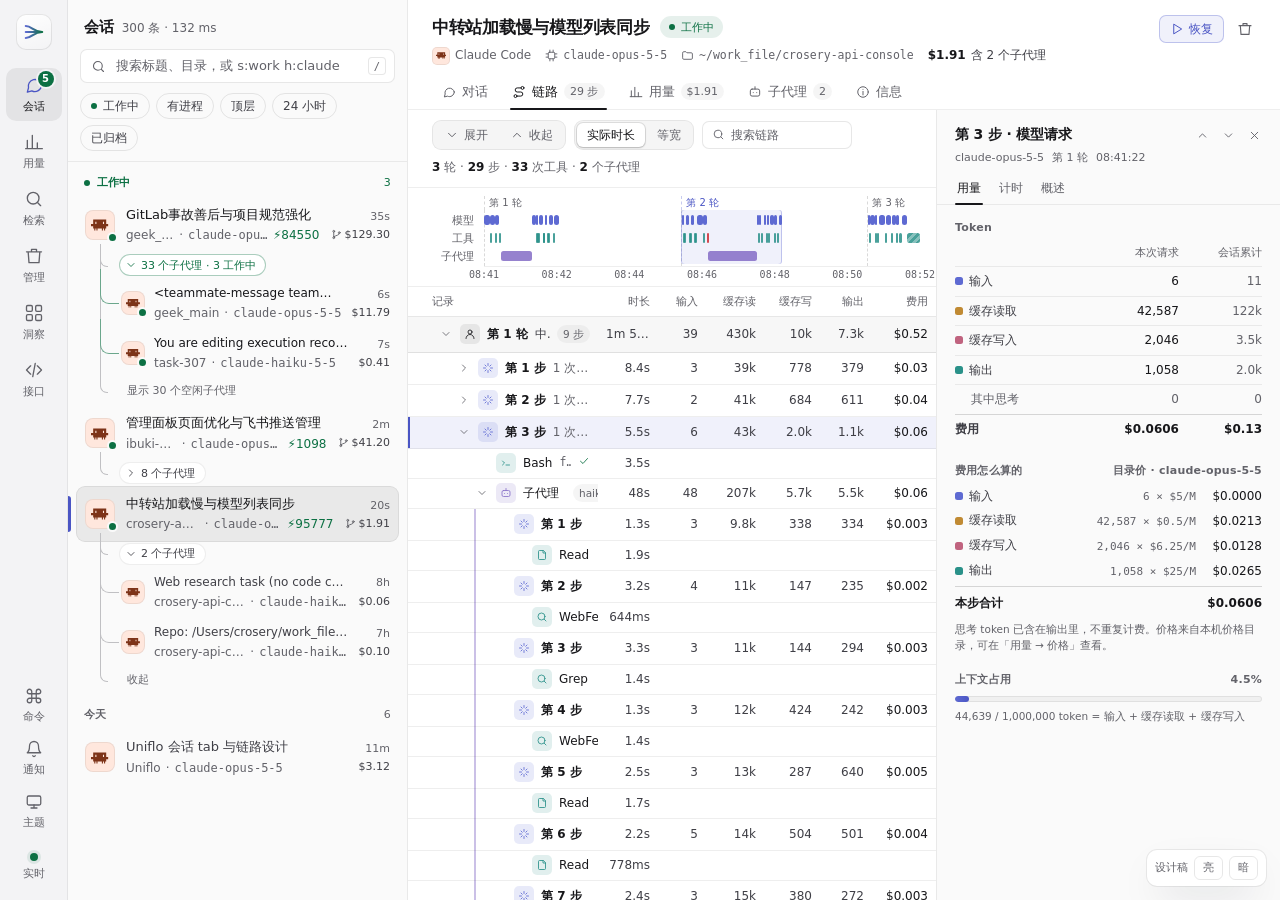
<file: notes/design/2026-10-30-session-tabs.html>
<!doctype html>
<html lang="zh-CN">
<head>
<meta charset="utf-8">
<meta name="viewport" content="width=device-width, initial-scale=1">
<title>Uniflo 设计稿 · 会话 tab 与链路</title>
<script>{ const s = new URLSearchParams(location.search).get("scheme"); if (s) document.documentElement.dataset.scheme = s; }</script>
<style>
/* Tokens: every color is light-dark(light, dark). `color-scheme` on <html> picks the side: both
   (follow the system) by default, one when [data-scheme] pins it. Text steps clear WCAG AA on every
   surface they sit on; hierarchy comes from size and weight first. Chart colors: a fixed categorical
   order and a one-hue heat ramp. */
:root {
  color-scheme: light dark;
  --font-sans: -apple-system, BlinkMacSystemFont, "Segoe UI Variable Text", "Segoe UI", "PingFang SC", "Hiragino Sans GB", "Microsoft YaHei UI", "Microsoft YaHei", "Noto Sans CJK SC", "Noto Sans SC", system-ui, sans-serif;
  --font-mono: "SF Mono", ui-monospace, "JetBrains Mono", "Cascadia Code", Menlo, Consolas, "Noto Sans Mono CJK SC", monospace;
  --fs-2xs: 11px; --fs-xs: 12px; --fs-sm: 13px; --fs-base: 14px; --fs-md: 15px; --fs-lg: 17px; --fs-xl: 22px; --fs-2xl: 28px;
  --r-xs: 3px; --r-sm: 5px; --r-md: 7px; --r-lg: 10px; --r-xl: 14px;
  --dur: 140ms; --ease: cubic-bezier(.2, .8, .2, 1);
  --rail-w: 68px; --list-w: 340px; --insp-w: 312px;

  --bg: light-dark(#ffffff, #0f0f11); --bg-rail: light-dark(#f3f3f5, #0a0a0b); --bg-side: light-dark(#fafafa, #131315);
  --bg-raised: light-dark(#ffffff, #18181b); --bg-overlay: light-dark(#ffffff, #1d1d21); --panel: light-dark(#ffffff, #131315);
  --code-bg: light-dark(#f7f7f8, #0b0b0d);
  --hover: light-dark(rgba(0, 0, 0, .04), rgba(255, 255, 255, .045)); --active: light-dark(rgba(0, 0, 0, .065), rgba(255, 255, 255, .075));
  --text: light-dark(#17171a, #ededef); --text-2: light-dark(#3f3f46, #b6b6bd); --text-3: light-dark(#626269, #9a9aa2);
  --border: light-dark(rgba(0, 0, 0, .065), rgba(255, 255, 255, .065)); --border-2: light-dark(rgba(0, 0, 0, .095), rgba(255, 255, 255, .1));
  --border-strong: light-dark(rgba(0, 0, 0, .15), rgba(255, 255, 255, .15));
  --accent: light-dark(#4a55c4, #9aa4ff); --accent-solid: #5e6ad2; --accent-solid-hover: light-dark(#5260c8, #6c78e0); --on-solid: #fff;
  --accent-bg: light-dark(rgba(94, 106, 210, .09), rgba(110, 123, 242, .15)); --accent-border: light-dark(rgba(94, 106, 210, .35), rgba(154, 164, 255, .38));
  --work: light-dark(#0c7043, #3fcf8e); --work-bg: light-dark(rgba(12, 112, 67, .1), rgba(63, 207, 142, .13)); --ok: var(--work);
  --warn: light-dark(#8f5200, #f2b14a); --warn-bg: light-dark(rgba(214, 140, 20, .12), rgba(242, 177, 74, .12));
  --danger: light-dark(#cd2b31, #ff8080); --danger-bg: light-dark(rgba(205, 43, 49, .07), rgba(255, 128, 128, .11)); --danger-solid: #d93036;
  --c1: light-dark(#5e6ad2, #7d87f0); --c2: light-dark(#2a9189, #4aa89f); --c3: light-dark(#c08a33, #c99a52); --c4: light-dark(#c0637f, #c47790);
  --c5: light-dark(#8b74c9, #9a8bd3); --c6: light-dark(#4f88b8, #6497bf); --c7: light-dark(#6f8f3a, #8fae63); --c-other: light-dark(#a1a1a9, #64646c);
  --heat-0: light-dark(#ededf0, rgba(255, 255, 255, .05)); --heat-1: light-dark(#d5d8fb, #272a5c); --heat-2: light-dark(#a2a9f2, #3b43a0);
  --heat-3: light-dark(#6c76dd, #6470dc); --heat-4: light-dark(#3a43a4, #b0b7ff);
  --grid: light-dark(rgba(0, 0, 0, .07), rgba(255, 255, 255, .07));
  --mark: light-dark(rgba(255, 196, 0, .32), rgba(242, 177, 74, .22)); --mark-text: light-dark(#5c3d00, #ffd58a);
  --j-key: light-dark(#4a55c4, #9aa4ff); --j-str: light-dark(#2e7d32, #a5d6a7); --j-num: light-dark(#b5531c, #f78c6c); --j-lit: light-dark(#8839c4, #c792ea);
  --shadow-pop: 0 16px 40px -12px light-dark(rgba(16, 24, 40, .22), rgba(0, 0, 0, .7)), 0 0 0 1px light-dark(rgba(0, 0, 0, .07), rgba(255, 255, 255, .07));
  --shadow-card: 0 1px 2px light-dark(rgba(16, 24, 40, .04), transparent);
  --logo-a: light-dark(#5e6ad2, #9aa4ff); --logo-b: light-dark(#0c7043, #3fcf8e);
  --hero-glow: light-dark(rgba(94, 106, 210, .08), rgba(110, 123, 242, .14));
}
:root[data-scheme=light] { color-scheme: light; }
:root[data-scheme=dark] { color-scheme: dark; }

/* ---------- base ---------- */
* { box-sizing: border-box; }
[hidden] { display: none !important; }
html, body { height: 100%; margin: 0; }
body { display: grid; grid-template-columns: var(--rail-w) minmax(0, 1fr); grid-template-rows: minmax(0, 1fr); height: 100dvh; overflow: hidden;
  background: var(--bg); color: var(--text); font: var(--fs-base)/1.55 var(--font-sans); -webkit-font-smoothing: antialiased; -moz-osx-font-smoothing: grayscale; }
body > .rail { grid-column: 1; grid-row: 1; }
body > .app, body > .view { grid-column: 2; grid-row: 1; }
button, input, select { font: inherit; color: inherit; }
button { cursor: pointer; }
button:disabled { cursor: default; }
::selection { background: var(--accent-bg); }
* { scrollbar-width: thin; scrollbar-color: var(--border-strong) transparent; }
.mono, code, pre, kbd { font-family: var(--font-mono); font-variant-ligatures: none; }
.num { font-variant-numeric: tabular-nums; }
.muted { color: var(--text-3); }
.sm { font-size: var(--fs-xs); }
.grow { flex: 1 1 auto; }
.trunc { overflow: hidden; text-overflow: ellipsis; white-space: nowrap; min-width: 0; }
.sr { position: absolute; width: 1px; height: 1px; overflow: hidden; clip-path: inset(50%); white-space: nowrap; }
svg.i { width: 15px; height: 15px; flex: none; stroke: currentColor; fill: none; stroke-width: 1.7; stroke-linecap: round; stroke-linejoin: round; }
button:focus-visible, summary:focus-visible, input:focus-visible, select:focus-visible, [tabindex]:focus-visible { outline: 2px solid var(--accent); outline-offset: 2px; }
kbd { display: inline-flex; align-items: center; justify-content: center; min-width: 18px; height: 18px; padding: 0 5px; border-radius: 4px; border: 1px solid var(--border-2); border-bottom-width: 1.5px; background: var(--bg-raised); color: var(--text-3); font-size: 10.5px; line-height: 1; }
.dot { display: inline-block; width: 7px; height: 7px; border-radius: 50%; background: var(--text-3); flex: none; }
.dot.work { background: var(--work); }
.dot.pulse { animation: pulse 1.8s var(--ease) infinite; }

/* Harness icon: the brand glyph (or two letters) on a hue-tinted tile. */
.hi { width: 16px; height: 16px; flex: none; fill: currentColor; fill-rule: evenodd; color: var(--text-2); }
.hi.hl { display: inline-flex; align-items: center; justify-content: center; border-radius: var(--r-sm); font: 650 9px/1 var(--font-sans); letter-spacing: -.02em;
  color: light-dark(oklch(.42 .11 var(--h)), oklch(.86 .09 var(--h))); background: light-dark(oklch(.95 .035 var(--h)), oklch(.32 .05 var(--h))); }
.htile { --s: 30px; position: relative; width: var(--s); height: var(--s); flex: none; display: inline-grid; place-items: center; border-radius: 8px;
  background: light-dark(oklch(.95 .035 var(--h)), oklch(.32 .05 var(--h))); box-shadow: inset 0 0 0 1px var(--border); }
.htile .hi { width: 58%; height: 58%; color: light-dark(oklch(.42 .11 var(--h)), oklch(.86 .09 var(--h))); }
.htile .hi.hl { width: 100%; height: 100%; background: none; font-size: 11px; }
.htile.sm { --s: 22px; border-radius: 6px; } .htile.sm .hi.hl { font-size: 9px; }
.htile.xs { --s: 18px; border-radius: 5px; } .htile.xs .hi.hl { font-size: 8px; }
.hchip { display: inline-flex; align-items: center; gap: 6px; font-size: var(--fs-xs); color: var(--text-2); white-space: nowrap; }

/* ---------- controls ---------- */
.btn { display: inline-flex; align-items: center; justify-content: center; gap: 6px; height: 32px; padding: 0 12px; border-radius: var(--r-md); border: 1px solid var(--border-2); background: var(--bg-raised); color: var(--text); font-size: var(--fs-sm); font-weight: 500; white-space: nowrap; box-shadow: var(--shadow-card); transition: background var(--dur), border-color var(--dur), color var(--dur); }
.btn:hover:not(:disabled) { background: var(--hover); border-color: var(--border-strong); }
.btn:disabled { opacity: .5; }
.btn.sm { height: 28px; padding: 0 10px; font-size: var(--fs-xs); gap: 5px; } .btn.sm svg.i { width: 14px; height: 14px; }
.btn.ghost { background: none; border-color: transparent; box-shadow: none; color: var(--text-2); }
.btn.ghost:hover:not(:disabled) { background: var(--hover); color: var(--text); }
.btn.primary { background: var(--accent-solid); border-color: transparent; color: var(--on-solid); box-shadow: 0 1px 2px rgba(0, 0, 0, .2), inset 0 1px 0 rgba(255, 255, 255, .12); }
.btn.primary:hover:not(:disabled) { background: var(--accent-solid-hover); }
.btn.primary-soft { background: var(--accent-bg); border-color: var(--accent-border); color: var(--accent); box-shadow: none; }
.btn.primary-soft:hover:not(:disabled) { background: color-mix(in srgb, var(--accent-bg) 100%, var(--accent) 8%); }
.btn.danger { background: var(--danger-solid); color: #fff; border-color: transparent; }
.btn.danger:hover:not(:disabled) { background: color-mix(in srgb, var(--danger-solid) 90%, #000); }
.icon-btn { display: inline-grid; place-items: center; width: 30px; height: 30px; border: 0; border-radius: var(--r-md); background: none; color: var(--text-3); transition: background var(--dur), color var(--dur); flex: none; }
.icon-btn:hover, .icon-btn.on { background: var(--hover); color: var(--text); }
.icon-btn svg.i { width: 16px; height: 16px; }
.icon-btn.xs { width: 24px; height: 24px; } .icon-btn.xs svg.i { width: 13px; height: 13px; }
.linkbtn { display: inline-flex; align-items: center; gap: 4px; border: 0; background: none; padding: 2px 6px; border-radius: var(--r-sm); color: var(--accent); font-size: var(--fs-xs); }
.linkbtn:hover { background: var(--hover); }
.seg { display: inline-flex; padding: 3px; gap: 2px; border-radius: 9px; background: var(--hover); box-shadow: inset 0 0 0 1px var(--border); flex: none; }
.seg button { display: inline-flex; align-items: center; gap: 5px; height: 28px; padding: 0 12px; border: 0; border-radius: 6px; background: none; color: var(--text-3); font-size: var(--fs-sm); font-weight: 500; white-space: nowrap; transition: color var(--dur), background var(--dur); }
.seg button svg.i { width: 14px; height: 14px; }
.seg button:hover { color: var(--text); }
.seg button.on, .seg button[aria-pressed=true] { background: var(--bg-raised); color: var(--text); box-shadow: 0 1px 2px rgba(0, 0, 0, .18), 0 0 0 1px var(--border-2); }
.seg.sm button { height: 24px; padding: 0 10px; font-size: var(--fs-xs); }
.seg.full { display: flex; } .seg.full button { flex: 1; justify-content: center; }
.chip { display: inline-flex; align-items: center; gap: 6px; height: 26px; padding: 0 10px; border-radius: 999px; border: 1px solid var(--border-2); background: none; color: var(--text-2); font-size: var(--fs-xs); white-space: nowrap; transition: color var(--dur), border-color var(--dur), background var(--dur); }
.chip:hover:not(:disabled) { color: var(--text); border-color: var(--border-strong); background: var(--hover); }
.chip.on { background: var(--accent-bg); border-color: var(--accent-border); color: var(--accent); }
.chip:disabled { opacity: .5; }
.chip .dot { width: 6px; height: 6px; }
.input { height: 32px; padding: 0 10px; border-radius: var(--r-md); background: var(--bg-raised); border: 1px solid var(--border-2); font-size: var(--fs-sm); color: var(--text); outline: none; min-width: 0; transition: border-color var(--dur), box-shadow var(--dur); }
.input::placeholder { color: var(--text-3); }
.input:focus { border-color: var(--accent-border); box-shadow: 0 0 0 3px var(--accent-bg); }
.status-pill { display: inline-flex; align-items: center; gap: 7px; height: 28px; padding: 0 12px; border-radius: 999px; font-size: var(--fs-xs); color: var(--text-2); background: var(--hover); border: 1px solid var(--border); white-space: nowrap; }
.status-pill i { width: 7px; height: 7px; border-radius: 50%; background: var(--ok); }
.status-pill.warn { color: var(--warn); background: var(--warn-bg); border-color: transparent; }
.status-pill.warn i { background: var(--warn); }
.badge { display: inline-flex; align-items: center; gap: 6px; height: 22px; padding: 0 9px; border-radius: 999px; font-size: var(--fs-2xs); font-weight: 500; flex: none; white-space: nowrap; color: var(--text-3); background: var(--hover); }
.badge i { width: 6px; height: 6px; border-radius: 50%; background: var(--text-3); }
.badge.work { color: var(--work); background: var(--work-bg); }
.badge.work i { background: var(--work); animation: pulse 1.8s var(--ease) infinite; }
.tag { display: inline-flex; align-items: center; gap: 4px; height: 20px; padding: 0 7px; border-radius: var(--r-sm); font-size: var(--fs-2xs); font-weight: 500; white-space: nowrap; background: var(--hover); color: var(--text-2); flex: none; }
.tag svg.i { width: 12px; height: 12px; }
.tag.ok { background: var(--work-bg); color: var(--work); }
.tag.warn { background: var(--warn-bg); color: var(--warn); }
.tag.bad { background: var(--danger-bg); color: var(--danger); }
.tag.acc { background: var(--accent-bg); color: var(--accent); }
.count { margin-left: 6px; padding: 1px 7px; border-radius: 999px; background: var(--hover); color: var(--text-3); font-size: var(--fs-2xs); font-weight: 500; font-variant-numeric: tabular-nums; }
.count:empty { display: none; }
.notice { display: flex; gap: 10px; align-items: flex-start; padding: 11px 14px; border-radius: var(--r-lg); border: 1px solid var(--border-2); background: var(--hover); font-size: var(--fs-sm); color: var(--text-2); line-height: 1.6; }
.notice svg.i { margin-top: 3px; color: var(--text-3); }
.notice.warn { border-color: color-mix(in srgb, var(--warn) 30%, transparent); background: var(--warn-bg); color: var(--text); }
.notice.warn svg.i { color: var(--warn); }
.notice.bad { border-color: color-mix(in srgb, var(--danger) 30%, transparent); background: var(--danger-bg); color: var(--text); }
.notice code, .hsyn code, .md code { font-size: .88em; padding: .1em .38em; border-radius: 4px; background: var(--hover); border: 1px solid var(--border); }
.search-box { display: flex; align-items: center; gap: 8px; height: 34px; padding: 0 8px 0 10px; border-radius: var(--r-md); background: var(--bg-raised); border: 1px solid var(--border-2); color: var(--text-3); transition: border-color var(--dur), box-shadow var(--dur); }
.search-box:focus-within { border-color: var(--accent-border); box-shadow: 0 0 0 3px var(--accent-bg); }
.search-box input { flex: 1; min-width: 0; border: 0; outline: 0; background: none; color: var(--text); font-size: var(--fs-sm); }
.search-box input::placeholder { color: var(--text-3); }
.grow-box { flex: 1 1 260px; }
.status-line { font-size: var(--fs-xs); color: var(--text-3); min-height: 18px; }
.status-line.bad { color: var(--danger); }

/* Tom Select, themed as the page's dropdown button. */
.combo.ts-wrapper { --ts-pr-min: 28px; width: 100%; min-width: 0; font: var(--fs-sm)/1.5 var(--font-sans); color: var(--text); }
.combo .ts-control { min-height: 32px; padding: 4px 28px 4px 10px; border: 1px solid var(--border-2); border-radius: var(--r-md); background: var(--bg-raised); color: var(--text); box-shadow: var(--shadow-card); flex-wrap: nowrap; gap: 6px; cursor: pointer; transition: border-color var(--dur); }
.combo.ts-wrapper.single.input-active .ts-control { background: var(--bg-raised); color: var(--text); }
.combo .ts-control:hover { border-color: var(--border-strong); }
.combo.focus .ts-control { border-color: var(--accent-border); box-shadow: 0 0 0 3px var(--accent-bg); }
.combo .ts-control > input { min-width: 0; font: inherit; color: var(--text); }
.combo .ts-control > input::placeholder { color: var(--text-3); }
.combo.disabled .ts-control { opacity: .6; cursor: not-allowed; }
.harness-filter.error .ts-control { border-color: var(--danger); }
.combo.single .ts-control::after { content: ""; position: absolute; right: 12px; top: 50%; width: 6px; height: 6px; margin: 0; border: solid var(--text-3); border-width: 0 1.5px 1.5px 0; transform: translateY(-70%) rotate(45deg); pointer-events: none; transition: transform var(--dur); }
.combo.dropdown-active .ts-control::after { transform: translateY(-20%) rotate(225deg); }
.combo.ts-dropdown { z-index: 60; margin: 6px 0 0; padding: 5px; border: 0; border-radius: var(--r-lg); background: var(--bg-overlay); color: var(--text); box-shadow: var(--shadow-pop); font: var(--fs-sm)/1.5 var(--font-sans); overflow: hidden; animation: pop .14s var(--ease); }
.combo.ts-dropdown.drop-up { margin: 0; transform: translateY(calc(-100% - 6px)); animation: none; }
.combo .ts-dropdown-content { max-height: min(300px, max(0px, calc(var(--h-max-height, 310px) - 10px))); padding: 0; overscroll-behavior: contain; scroll-behavior: auto; }
.combo .option, .combo .no-results { padding: 6px 9px; border-radius: 6px; }
.combo .no-results { color: var(--text-3); text-align: center; }
.combo .option.active { background: var(--hover); color: var(--text); }
.combo .option.selected { background: var(--accent-bg); color: var(--text); }
.combo .option.selected .h-selected { display: flex; color: var(--accent); }
.h-option { display: flex; align-items: center; gap: 9px; min-width: 0; width: 100%; }
.h-option .hi { width: 15px; height: 15px; color: light-dark(oklch(.42 .11 var(--h, 250)), oklch(.86 .09 var(--h, 250))); }
.h-option svg.i { color: var(--text-3); }
.h-option .hi.hl { width: 18px; height: 18px; font-size: 8px; }
.h-name { flex: 1; min-width: 0; overflow: hidden; text-overflow: ellipsis; white-space: nowrap; }
.h-count { flex: none; font-size: var(--fs-xs); color: var(--text-3); font-variant-numeric: tabular-nums; }
.h-working { flex: none; display: inline-flex; align-items: center; gap: 4px; font-size: var(--fs-2xs); color: var(--work); white-space: nowrap; }
.h-working::before { content: ""; width: 5px; height: 5px; border-radius: 50%; background: var(--work); }
.h-selected { display: none; align-items: center; flex: none; }
.combo.u-f.ts-wrapper { flex: 0 1 180px; width: auto; min-width: 124px; }
.combo.u-f.wide.ts-wrapper { flex-basis: 220px; }
.combo.ts-dropdown.u-f { min-width: 300px; max-width: calc(100vw - 16px); }
.combo .ts-control .item { min-width: 0; flex: 1; overflow: hidden; }
.h-option .c-main { display: flex; flex-direction: column; flex: 1; min-width: 0; line-height: 1.35; }
.h-option .c-sub { overflow: hidden; text-overflow: ellipsis; white-space: nowrap; font: var(--fs-2xs) var(--font-mono); color: var(--text-3); }
.h-option .c-stat { display: flex; align-items: baseline; flex: none; gap: 8px; }
.h-option .h-cost { min-width: 46px; text-align: right; font-size: var(--fs-xs); color: var(--text-2); font-variant-numeric: tabular-nums; }

/* Checkbox: one component look for the table (appearance: none), accent fill, tick or dash. */
input[type=checkbox].cb { appearance: none; -webkit-appearance: none; display: inline-grid; place-content: center; width: 16px; height: 16px; margin: 0; flex: none; border: 1.5px solid var(--border-strong); border-radius: 4.5px; background: var(--bg-raised); cursor: pointer; vertical-align: middle; transition: background var(--dur), border-color var(--dur); }
input[type=checkbox].cb:hover:not(:disabled) { border-color: var(--accent); }
input[type=checkbox].cb:checked, input[type=checkbox].cb:indeterminate { background: var(--accent-solid); border-color: var(--accent-solid); }
input[type=checkbox].cb:checked::after { content: ""; width: 8px; height: 4px; margin-top: -2px; border: solid #fff; border-width: 0 0 2px 2px; transform: rotate(-45deg); }
input[type=checkbox].cb:indeterminate::after { content: ""; width: 8px; height: 0; border-top: 2px solid #fff; }
input[type=checkbox].cb:focus-visible { outline: none; box-shadow: 0 0 0 3px var(--accent-bg), 0 0 0 1px var(--accent); }
input[type=checkbox].cb:disabled { opacity: .35; cursor: not-allowed; }

/* Air Datepicker, themed with the page tokens. */
#u-dates { width: 212px; cursor: pointer; text-overflow: ellipsis; }
.air-datepicker { --adp-font-family: var(--font-sans); --adp-font-size: var(--fs-sm); --adp-z-index: 60; --adp-width: 262px; --adp-padding: 8px; --adp-border-radius: var(--r-lg); --adp-cell-border-radius: var(--r-md);
  --adp-background-color: var(--bg-overlay); --adp-background-color-hover: var(--hover); --adp-background-color-active: var(--active);
  --adp-background-color-in-range: var(--accent-bg); --adp-background-color-in-range-focused: var(--accent-bg);
  --adp-background-color-selected-other-month: var(--accent-solid); --adp-background-color-selected-other-month-focused: var(--accent-solid);
  --adp-color: var(--text); --adp-color-secondary: var(--text-3); --adp-accent-color: var(--accent); --adp-color-current-date: var(--accent);
  --adp-color-other-month: color-mix(in srgb, var(--text) 32%, transparent); --adp-color-other-month-hover: var(--text-3); --adp-color-disabled: color-mix(in srgb, var(--text) 28%, transparent); --adp-color-disabled-in-range: var(--text-3);
  --adp-border-color: transparent; --adp-border-color-inner: var(--border); --adp-border-color-inline: var(--border-2);
  --adp-day-name-color: var(--text-3); --adp-day-name-color-hover: var(--text);
  --adp-cell-background-color-hover: var(--hover); --adp-cell-background-color-selected: var(--accent-solid); --adp-cell-background-color-selected-hover: var(--accent-solid-hover);
  --adp-cell-background-color-in-range: var(--accent-bg); --adp-cell-background-color-in-range-hover: var(--accent-bg); --adp-cell-border-color-in-range: transparent;
  --adp-btn-color: var(--accent); --adp-btn-color-hover: var(--text); --adp-btn-background-color-hover: var(--hover); --adp-btn-background-color-active: var(--active);
  --adp-nav-arrow-color: var(--text-3); --adp-nav-color-secondary: var(--text-3);
  --adp-day-cell-height: 30px; --adp-nav-height: 34px; --adp-nav-action-size: 30px; --adp-transition-duration: 0s;
  transition: none; box-shadow: var(--shadow-pop); font-variant-numeric: tabular-nums; }
.air-datepicker .air-datepicker-cell.-selected- { color: var(--on-solid); }
.air-datepicker .air-datepicker-nav--title { font-weight: 600; }
.air-datepicker .air-datepicker--pointer { display: none; }

/* ---------- rail ---------- */
.rail { display: flex; flex-direction: column; align-items: center; gap: 4px; padding: 14px 0 12px; background: var(--bg-rail); border-right: 1px solid var(--border); z-index: 5; min-height: 0; }
.logo { width: 36px; height: 36px; display: grid; place-items: center; margin-bottom: 14px; border-radius: 10px; background: linear-gradient(160deg, var(--bg-raised), transparent); box-shadow: inset 0 0 0 1px var(--border-2); flex: none; }
.logo svg { width: 22px; height: 22px; }
.rail-tabs { display: flex; flex-direction: column; align-items: center; gap: 4px; }
.rail-item { position: relative; display: flex; flex-direction: column; align-items: center; gap: 3px; width: 56px; padding: 7px 0 6px; border: 0; border-radius: 10px; background: none; color: var(--text-3); font-size: var(--fs-2xs); font-weight: 500; transition: color var(--dur), background var(--dur); }
.rail-item svg.i { width: 20px; height: 20px; stroke-width: 1.6; }
.rail-item:hover { color: var(--text); background: var(--hover); }
.rail-item[aria-selected=true] { color: var(--text); background: var(--active); }
.rail-item[aria-selected=true] svg.i { color: var(--accent); }
.rail-badge { position: absolute; top: 3px; right: 8px; min-width: 16px; height: 16px; padding: 0 4px; border-radius: 999px; background: var(--work); color: light-dark(#fff, #04170d); font-size: 10px; font-weight: 700; line-height: 16px; box-shadow: 0 0 0 2px var(--bg-rail); }
.rail-gap { flex: 1; }
.rail-btn { display: flex; flex-direction: column; align-items: center; gap: 3px; width: 56px; padding: 6px 0 5px; border: 0; border-radius: 10px; background: none; color: var(--text-3); font-size: var(--fs-2xs); font-weight: 500; transition: background var(--dur), color var(--dur); flex: none; }
.rail-btn:hover { background: var(--hover); color: var(--text); }
.rail-btn svg.i { width: 18px; height: 18px; }
@media (max-height: 760px) { .rail-btn > span { display: none; } .rail-btn { width: 40px; padding: 9px 0; } }
#notify[aria-pressed=true] { color: var(--accent); background: var(--accent-bg); }
.rail-conn { margin-top: 6px; display: flex; flex-direction: column; align-items: center; gap: 4px; width: 56px; padding: 7px 0; border: 0; border-radius: 10px; background: none; font-size: 10.5px; color: var(--text-3); white-space: nowrap; flex: none; }
.rail-conn:hover { background: var(--hover); color: var(--text); }
.rail-conn .dot, .d-conn .dot { width: 8px; height: 8px; }
[data-state=live] > .dot { background: var(--work); box-shadow: 0 0 0 3px var(--work-bg); }
[data-state=connecting] > .dot, [data-state=retry] > .dot { background: var(--warn); animation: breathe 1.2s infinite; }

/* ---------- sessions: list | conversation | inspector ---------- */
.app { display: grid; grid-template-columns: var(--list-w) minmax(0, 1fr) var(--insp-w); min-height: 0; min-width: 0; position: relative; overflow: clip; }
.app.no-insp { grid-template-columns: var(--list-w) minmax(0, 1fr) 0; }
.app.no-insp .inspector { display: none; }
@media (min-width: 1181px) {
  .app.insp-moving { grid-template-columns: var(--list-w) minmax(0, 1fr) 0; }
  .app.insp-moving .inspector { display: block; position: absolute; top: 0; right: 0; bottom: 0; width: var(--insp-w); z-index: 5; box-shadow: -12px 0 32px -20px rgba(0, 0, 0, .4); }
}
.app.insp-moving .inspector, .app.insp-moving #thread, .app.insp-moving .ch-actions, .app.insp-moving .insp-scrim { will-change: transform, opacity; }
.app.insp-moving #timeline { overflow-x: hidden; }
.insp-scrim { display: none; }
@property --pane { syntax: "<color>"; inherits: true; initial-value: transparent; }
#insp-toggle { --pane: transparent; transition: --pane .2s var(--ease), background var(--dur), color var(--dur); }
#insp-toggle.on { --pane: color-mix(in srgb, currentColor 30%, transparent); }
.side { display: flex; flex-direction: column; min-height: 0; min-width: 0; background: var(--bg-side); border-right: 1px solid var(--border); }
.side-h { display: flex; align-items: baseline; gap: 8px; padding: 16px 16px 10px; }
.side-h h2 { margin: 0; font-size: var(--fs-md); font-weight: 600; letter-spacing: -.01em; }
#q-info { margin-left: auto; font-size: var(--fs-2xs); color: var(--text-3); font-variant-numeric: tabular-nums; white-space: nowrap; }
#q-info b { color: var(--text-2); font-weight: 500; }
.side .search-box { margin: 0 12px; flex: none; }
#q { font-family: var(--font-mono); font-size: 12.5px; }
#q::placeholder { font-family: var(--font-sans); font-size: var(--fs-sm); }
.filter-row { display: flex; flex-direction: column; gap: 8px; padding: 10px 12px; border-bottom: 1px solid var(--border); flex: none; }
.harness-filter { min-width: 0; }
#harness-state { font-size: var(--fs-xs); color: var(--danger); }
.chips { display: flex; flex-wrap: wrap; gap: 6px; }
#list { flex: 1; min-height: 120px; overflow-y: auto; padding: 0 8px 16px; }
.group-h { position: sticky; top: 0; z-index: 1; display: flex; align-items: center; gap: 7px; padding: 12px 8px 6px; font-size: var(--fs-2xs); font-weight: 600; letter-spacing: .02em; color: var(--text-3); background: linear-gradient(var(--bg-side) 75%, transparent); }
.group-h.live { color: var(--work); }
.group-h .n { margin-left: auto; font-weight: 500; font-variant-numeric: tabular-nums; }
.group-h .dot { width: 6px; height: 6px; }
.row { position: relative; display: grid; grid-template-columns: auto minmax(0, 1fr) auto; align-items: center; gap: 11px; padding: 8px 9px; border-radius: 9px; cursor: pointer; transition: background var(--dur); }
.row:hover { background: var(--hover); }
.row.sel { background: var(--active); box-shadow: inset 0 0 0 1px var(--border); }
.row.sel::before { content: ""; position: absolute; left: -8px; top: 10px; bottom: 10px; width: 3px; border-radius: 0 3px 3px 0; background: var(--accent); }
.ricon { --s: 30px; }
.live-ring { position: absolute; right: -3px; bottom: -3px; width: 11px; height: 11px; border-radius: 50%; background: var(--work); border: 2.5px solid var(--bg-side); animation: pulse 1.8s var(--ease) infinite; }
.row-main { display: flex; flex-direction: column; min-width: 0; gap: 1px; }
.row-title { font-size: var(--fs-sm); font-weight: 500; color: var(--text); overflow: hidden; text-overflow: ellipsis; white-space: nowrap; }
.row[data-status=idle] .row-title { color: var(--text-2); }
.row-meta { display: flex; align-items: center; gap: 5px; min-width: 0; font-size: var(--fs-xs); color: var(--text-3); white-space: nowrap; overflow: hidden; }
.row-meta > span { overflow: hidden; text-overflow: ellipsis; min-width: 0; }
.row-meta .cwd { flex: 0 1 auto; }
.row-meta .sep { flex: none; }
.row-meta .pid { flex: none; color: var(--work); }
.row-meta .tag { height: 17px; padding: 0 5px; font-size: 10.5px; }
.row-side { display: flex; flex-direction: column; align-items: flex-end; gap: 1px; font-size: var(--fs-2xs); color: var(--text-3); font-variant-numeric: tabular-nums; white-space: nowrap; }
.row-cost { color: var(--text-2); }
.row .sub-i { color: var(--text-3); flex: none; }
/* sub-agent tree: children hang under the parent's icon; trunk + elbow lines, folded with the chip */
#list { --tree: color-mix(in srgb, var(--text-3) 38%, var(--bg-side)); }
.kids { position: relative; margin-left: 24px; }
.kids .kids { margin-left: 21px; }
.kids > .node { position: relative; padding-left: 12px; }
.kids > .node:not(:last-child)::before { content: ""; position: absolute; left: 0; top: 0; bottom: 0; border-left: 1.5px solid var(--tree); pointer-events: none; }
.kids > .node > .row::after { content: ""; position: absolute; left: -12px; top: -9px; width: 18px; height: calc(50% + 9px); border: solid var(--tree); border-width: 0 0 1.5px 1.5px; border-bottom-left-radius: 9px; pointer-events: none; }
.kids > .node > .row[data-status=work]::after { border-color: color-mix(in srgb, var(--work) 60%, var(--bg-side)); }
.kids > .node > .row.sel::after { border-color: var(--accent); }
.kids .row.sel::before { display: none; }
.kids .ricon { --s: 24px; }
.kids .row { gap: 9px; padding-top: 6px; padding-bottom: 6px; }
.kids .row-title { font-size: var(--fs-xs); }
.kid-tog { display: inline-flex; align-items: center; gap: 4px; height: 22px; margin: 1px 0 2px 7px; padding: 0 9px 0 5px; border: 1px solid var(--border); border-radius: 999px; background: var(--bg); color: var(--text-2); font-size: 11px; cursor: pointer; }
.kid-tog:hover { border-color: var(--border-strong); color: var(--text); }
.kid-tog.busy { color: var(--work); border-color: color-mix(in srgb, var(--work) 35%, transparent); }
.kid-tog svg.i { width: 12px; height: 12px; transition: transform var(--dur) var(--ease); }
.kid-tog[aria-expanded=true] svg.i { transform: rotate(90deg); }
.kids > .node.more { display: flex; flex-wrap: wrap; gap: 2px; }
.kids-more { display: block; margin: 1px 0 3px 7px; padding: 3px 8px; border: 0; border-radius: 7px; background: none; color: var(--text-3); font-size: var(--fs-2xs); cursor: pointer; }
.kids-more + .kids-more { margin-left: 0; }
.kids-more:hover { background: var(--hover); color: var(--text); }
.kids > .node:is(.kh, .more)::after { content: ""; position: absolute; left: 0; top: -9px; width: 7px; height: calc(50% + 9px); border: solid var(--tree); border-width: 0 0 1.5px 1.5px; border-bottom-left-radius: 7px; pointer-events: none; }

.conv { position: relative; display: flex; flex-direction: column; min-width: 0; min-height: 0; background: var(--bg); }
.conv-h { display: flex; align-items: flex-start; gap: 12px; padding: 14px 20px 12px 24px; border-bottom: 1px solid var(--border); flex: none; }
.conv-h .back { display: none; }
.ch-main { flex: 1; min-width: 0; }
.ch-title { display: flex; align-items: center; gap: 10px; min-width: 0; }
.ch-title h1 { margin: 0; font-size: var(--fs-lg); font-weight: 600; letter-spacing: -.015em; overflow: hidden; text-overflow: ellipsis; white-space: nowrap; min-width: 0; }
.ch-meta { display: flex; flex-wrap: wrap; align-items: center; gap: 6px 14px; margin-top: 6px; min-width: 0; }
.mchip { display: inline-flex; align-items: center; gap: 5px; min-width: 0; max-width: 100%; font-size: var(--fs-xs); color: var(--text-3); white-space: nowrap; }
.mchip > span { overflow: hidden; text-overflow: ellipsis; }
.mchip svg.i { width: 13px; height: 13px; }
.mchip.mono { font-size: 11.5px; }
button.mchip { border: 0; background: none; padding: 0; font-family: inherit; cursor: pointer; }
.parent-link:hover { color: var(--accent); }
.parent-link .txt { color: var(--text-2); max-width: 22em; overflow: hidden; text-overflow: ellipsis; display: inline-block; vertical-align: bottom; }
.ch-actions { display: flex; align-items: center; gap: 6px; flex: none; }
#steps-toggle[aria-expanded=true] { background: var(--active); }
.steps { margin: 0 20px 0 24px; border: 1px solid var(--border-2); border-top: 0; border-radius: 0 0 var(--r-lg) var(--r-lg); max-height: 300px; overflow: auto; flex: none; background: var(--panel); }
.steps .dt th { position: sticky; top: 0; z-index: 1; }
.steps .dt td { height: 34px; }
#timeline { flex: 1; min-height: 0; overflow-y: auto; scroll-behavior: auto; }
#thread { max-width: 800px; margin: 0 auto; padding: 28px 32px 32px; }
#more, #newer { display: flex; align-items: center; gap: 6px; margin: 0 auto 14px; height: 28px; padding: 0 12px; border-radius: 999px; border: 1px solid var(--border-2); background: var(--bg-raised); color: var(--text-2); font-size: var(--fs-xs); }
#newer { margin: 18px auto 0; }
#newer.fresh { color: var(--accent); border-color: var(--accent-border); }
#more:hover, #newer:hover { background: var(--hover); color: var(--text); }
.working-line { max-width: 800px; margin: 0 auto; padding: 0 32px 72px; display: flex; align-items: center; gap: 8px; font-size: var(--fs-sm); }
.ev { position: relative; }
.ev.enter { animation: enter 240ms var(--ease); }
.ev + .ev { margin-top: 14px; }
.ev .when { position: absolute; top: 2px; right: 100%; margin-right: 12px; font: var(--fs-2xs) var(--font-mono); color: var(--text-3); opacity: 0; transition: opacity var(--dur); white-space: nowrap; }
.ev:hover > .when { opacity: 1; }
.hit-target { border-radius: var(--r-lg); box-shadow: 0 0 0 2px var(--accent-bg), 0 0 0 1px var(--accent); }
.ev.hit-target { padding: 4px 8px; margin-left: -8px; margin-right: -8px; }
.flash { animation: flash 2.4s var(--ease); }

.k-user_message:not(.syn) { display: flex; flex-direction: column; align-items: flex-end; gap: 4px; margin: 24px 0 6px; }
.k-user_message:not(.syn) .when { position: static; order: 2; margin: 0; padding-right: 4px; opacity: 1; }
.bubble { max-width: 84%; padding: 10px 14px; border-radius: 16px 16px 5px 16px; background: var(--active); color: var(--text); font-size: var(--fs-base); line-height: 1.6; white-space: pre-wrap; word-break: break-word; box-shadow: inset 0 0 0 1px var(--border); }
.k-assistant_message { font-size: var(--fs-base); line-height: 1.72; }
.k-assistant_message.partial .md > :last-child::after { content: ""; display: inline-block; width: 7px; height: 15px; margin-left: 3px; vertical-align: -2px; background: var(--work); animation: caret 1s steps(1) infinite; }
.md { word-break: break-word; color: var(--text); }
.md > :first-child { margin-top: 0; } .md > :last-child { margin-bottom: 0; }
.md p { margin: 0 0 10px; }
.md h3, .md h4, .md h5, .md h6 { margin: 18px 0 8px; font-size: var(--fs-base); font-weight: 600; letter-spacing: -.01em; }
.md h3 { font-size: var(--fs-md); }
.md ul, .md ol { margin: 0 0 12px; padding-left: 22px; }
.md li { margin: 3px 0; }
.md li::marker { color: var(--text-3); }
.md blockquote { margin: 12px 0; padding: 8px 14px; border-left: 3px solid var(--accent-border); color: var(--text-2); background: var(--accent-bg); border-radius: 0 8px 8px 0; }
.md a { color: var(--accent); text-decoration: none; border-bottom: 1px solid var(--accent-border); }
.md hr { border: 0; border-top: 1px solid var(--border-2); margin: 1em 0; }
.md table { border-collapse: separate; border-spacing: 0; margin: 12px 0; font-size: var(--fs-sm); display: block; max-width: 100%; overflow-x: auto; border: 1px solid var(--border-2); border-radius: 9px; }
.md th, .md td { padding: 7px 14px; text-align: left; border-bottom: 1px solid var(--border); }
.md th { background: var(--hover); font-weight: 600; color: var(--text-2); font-size: var(--fs-xs); }
.md tr:last-child td { border-bottom: 0; }
.code { margin: 12px 0; border-radius: 10px; border: 1px solid var(--border-2); background: var(--code-bg); overflow: hidden; }
.code-h { display: flex; justify-content: space-between; align-items: center; padding: 5px 8px 5px 14px; font: var(--fs-2xs) var(--font-mono); color: var(--text-3); border-bottom: 1px solid var(--border); }
.copy { border: 0; background: none; color: var(--text-3); font: 500 var(--fs-2xs) var(--font-sans); padding: 3px 7px; border-radius: 5px; }
.copy:hover { background: var(--hover); color: var(--text); }
pre { margin: 0; padding: 12px 14px; font-size: 12.5px; line-height: 1.6; white-space: pre-wrap; word-break: break-word; overflow: auto; max-height: 360px; }
.code pre code { background: none; border: 0; padding: 0; font-size: inherit; }

/* collapsible rows: reasoning, tools, notices */
details > summary { list-style: none; cursor: pointer; }
details > summary::-webkit-details-marker { display: none; }
.chev { width: 13px; height: 13px; color: var(--text-3); transition: transform var(--dur) var(--ease); flex: none; }
details[open] > summary .chev { transform: rotate(90deg); }
.think > summary, .note > summary { display: flex; align-items: center; gap: 7px; min-height: 26px; padding: 2px 0; min-width: 0; font-size: var(--fs-sm); color: var(--text-3); user-select: none; }
.think > summary:hover, .note > summary:hover { color: var(--text-2); }
.think .lbl { white-space: nowrap; flex: none; }
.think .cnt { font-size: var(--fs-2xs); color: var(--text-3); white-space: nowrap; font-variant-numeric: tabular-nums; }
.think-body { margin: 6px 0 2px 6px; padding: 2px 0 2px 14px; border-left: 2px solid var(--border-2); color: var(--text-2); font-size: var(--fs-sm); line-height: 1.7; white-space: pre-wrap; word-break: break-word; max-height: 420px; overflow: auto; }
.note-label { flex: none; max-width: 45%; overflow-wrap: anywhere; }
.note .pv { flex: 1; overflow: hidden; text-overflow: ellipsis; white-space: nowrap; min-width: 0; color: var(--text-3); }
.note.warn > summary { color: var(--warn); }
.note pre { margin: 4px 0 6px; border-radius: 8px; background: var(--code-bg); border: 1px solid var(--border); color: var(--text-2); }
.think-empty { display: flex; align-items: center; height: 22px; padding-left: 20px; font-size: var(--fs-sm); color: var(--text-3); }
.ev.k-reasoning + .ev.k-reasoning { margin-top: 2px; }

/* Consecutive tool calls read as one grouped card. */
.tool { border: 1px solid var(--border-2); border-radius: 11px; background: var(--bg-side); overflow: hidden; }
.tool.error { border-color: color-mix(in srgb, var(--danger) 40%, transparent); }
.ev.k-tool_call + .ev.k-tool_call, .ev.k-tool_call + .ev.k-tool_result, .ev.k-tool_result + .ev.k-tool_call, .ev.k-tool_result + .ev.k-tool_result { margin-top: -1px; }
.ev.k-tool_call:has(+ .ev.k-tool_call, + .ev.k-tool_result) > .tool, .ev.k-tool_result:has(+ .ev.k-tool_call, + .ev.k-tool_result) > .tool { border-bottom-left-radius: 0; border-bottom-right-radius: 0; }
:is(.ev.k-tool_call, .ev.k-tool_result) + :is(.ev.k-tool_call, .ev.k-tool_result) > .tool { border-top-left-radius: 0; border-top-right-radius: 0; border-top-color: var(--border); }
.tool > summary { display: flex; align-items: center; gap: 9px; min-height: 38px; padding: 6px 12px; min-width: 0; font-size: var(--fs-sm); user-select: none; transition: background var(--dur); }
.tool > summary:hover { background: var(--hover); }
.tool .ti { display: grid; place-items: center; width: 22px; height: 22px; border-radius: 6px; background: var(--hover); color: var(--text-2); flex: none; }
.tool .ti svg.i { width: 13px; height: 13px; }
.tool.running .ti { background: var(--work-bg); color: var(--work); }
.tool.error .ti { background: var(--danger-bg); color: var(--danger); }
.tool .tn { font-weight: 600; flex: none; max-width: 45%; overflow-wrap: anywhere; }
.tool .ta { flex: 1; min-width: 0; font: 12px var(--font-mono); color: var(--text-3); overflow: hidden; text-overflow: ellipsis; white-space: nowrap; }
.tool .td { font-size: var(--fs-2xs); color: var(--text-3); font-variant-numeric: tabular-nums; flex: none; }
.st-ok { color: var(--ok); display: flex; } .st-err { color: var(--danger); display: flex; } .st-none { color: var(--text-3); font-size: var(--fs-2xs); }
.st-ok svg.i, .st-err svg.i { width: 14px; height: 14px; stroke-width: 2.2; }
.spin { width: 12px; height: 12px; border-radius: 50%; border: 1.6px solid var(--work-bg); border-top-color: var(--work); animation: spin .8s linear infinite; flex: none; }
.tool-body { padding: 2px 12px 12px 43px; display: grid; gap: 8px; }
.blk { border: 1px solid var(--border); border-radius: 8px; background: var(--code-bg); overflow: hidden; }
.blk-h { display: flex; flex-wrap: wrap; gap: 4px 8px; align-items: center; padding: 5px 10px; font-size: var(--fs-2xs); color: var(--text-3); border-bottom: 1px solid var(--border); overflow-wrap: anywhere; }
.blk-h .mono { min-width: 0; max-width: 100%; }
.blk pre { padding: 9px 11px; font-size: 12px; max-height: 260px; color: var(--text-2); }
.blk.err .blk-h { color: var(--danger); }
.j-k { color: var(--j-key); } .j-s { color: var(--j-str); } .j-n { color: var(--j-num); } .j-l { color: var(--j-lit); }
.cut { color: var(--warn); }
.k-turn_start { display: none; }
.k-turn_end { display: flex; justify-content: flex-end; margin: 14px 0 6px !important; padding: 2px 2px 10px; border-bottom: 1px dashed var(--border-2); font-size: var(--fs-2xs); color: var(--text-3); font-variant-numeric: tabular-nums; }
.k-turn_end > span { min-width: 0; overflow-wrap: anywhere; text-align: right; }
.k-usage { display: none; }   /* summed onto the turn divider instead */
.shimmer { background: linear-gradient(90deg, var(--work) 0%, color-mix(in srgb, var(--work) 35%, var(--text-3)) 40%, var(--work) 80%); background-size: 200% 100%; -webkit-background-clip: text; background-clip: text; color: transparent; animation: shim 2.2s linear infinite; font-weight: 500; }
.empty { height: 100%; display: flex; flex-direction: column; align-items: center; justify-content: center; gap: 10px; color: var(--text-3); text-align: center; padding: 24px; }
.empty svg { width: 36px; height: 36px; opacity: .7; }
.empty h3 { margin: 4px 0 0; font-size: var(--fs-base); font-weight: 500; color: var(--text-2); }
.empty p { margin: 0; font-size: var(--fs-sm); }
.keys { display: flex; flex-wrap: wrap; justify-content: center; gap: 8px 14px; margin-top: 8px; font-size: var(--fs-xs); color: var(--text-3); }
.keys span { display: inline-flex; gap: 5px; align-items: center; }
.sk { border-radius: var(--r-sm); background: linear-gradient(90deg, var(--hover) 25%, var(--active) 50%, var(--hover) 75%); background-size: 200% 100%; animation: sk 1.2s linear infinite; }

/* inspector */
.inspector { min-height: 0; overflow: auto; background: var(--bg-side); border-left: 1px solid var(--border); padding: 6px 0 24px; }
.insp-sec { padding: 16px 18px; border-bottom: 1px solid var(--border); }
.insp-sec:last-child { border-bottom: 0; }
.insp-h { display: flex; align-items: center; justify-content: space-between; gap: 8px; margin-bottom: 10px; font-size: var(--fs-xs); font-weight: 600; color: var(--text-2); }
.insp-h .ok { color: var(--ok); font-weight: 500; font-variant-numeric: tabular-nums; }
.insp-h .ok.bad { color: var(--danger); }
.insp-empty { padding: 24px 18px; font-size: var(--fs-sm); color: var(--text-3); }
.us-cost b { display: block; font-size: var(--fs-2xl); font-weight: 650; letter-spacing: -.03em; line-height: 1.1; font-variant-numeric: tabular-nums; }
.us-cost span { display: block; margin-top: 4px; font-size: var(--fs-xs); color: var(--text-3); }
.us-cost .warn { color: var(--warn); }
.stackbar { display: flex; height: 6px; gap: 2px; margin: 14px 0 12px; border-radius: 3px; overflow: hidden; background: var(--hover); }
.stackbar i { display: block; min-width: 3px; }
.us-tok { display: grid; grid-template-columns: 1fr 1fr; gap: 8px 14px; margin: 0; }
.us-tok dt { display: flex; align-items: center; gap: 6px; font-size: var(--fs-2xs); color: var(--text-3); }
.us-tok dd { margin: 1px 0 0; font-size: var(--fs-sm); font-weight: 500; font-variant-numeric: tabular-nums; }
.sw { display: inline-block; width: 8px; height: 8px; border-radius: 2.5px; flex: none; }
.meter { height: 6px; border-radius: 3px; background: var(--hover); box-shadow: inset 0 0 0 1px var(--border); overflow: hidden; margin-bottom: 6px; }
.meter > i { display: block; height: 100%; min-width: 2px; border-radius: 3px; background: linear-gradient(90deg, var(--accent-solid), var(--accent)); }
.meter.warn > i { background: linear-gradient(90deg, var(--warn), color-mix(in srgb, var(--warn) 60%, var(--danger))); }
.meter.bad > i { background: linear-gradient(90deg, var(--warn), var(--danger)); }
.cmd { display: flex; align-items: center; gap: 6px; padding: 6px 6px 6px 10px; border-radius: 8px; background: var(--code-bg); border: 1px solid var(--border-2); font-size: 11.5px; color: var(--text-2); }
.cmd > span { flex: 1; min-width: 0; overflow: hidden; text-overflow: ellipsis; white-space: nowrap; }
.cmd-actions { display: flex; flex-wrap: wrap; gap: 6px; margin-top: 8px; }
.insp-note { margin: 8px 0 0; font-size: var(--fs-xs); color: var(--warn); }
.kv { display: grid; grid-template-columns: 72px minmax(0, 1fr); gap: 9px 10px; margin: 0; font-size: var(--fs-xs); }
.kv dt { color: var(--text-3); }
.kv dd { margin: 0; color: var(--text); min-width: 0; overflow-wrap: anywhere; }
.kv dd.mono { font-size: 11.5px; }
.kv .key { cursor: copy; border-bottom: 1px dashed var(--border-strong); }
.live-pid { display: inline-flex; align-items: center; gap: 6px; color: var(--work); font-variant-numeric: tabular-nums; }
.sub-row { display: flex; align-items: center; gap: 8px; width: 100%; padding: 7px 8px; border: 0; border-radius: 7px; background: none; font-size: var(--fs-xs); text-align: left; color: var(--text-2); }
.sub-row:hover { background: var(--hover); color: var(--text); }
.sub-row .t { flex: 1; min-width: 0; overflow: hidden; text-overflow: ellipsis; white-space: nowrap; }
.sub-row svg.i { width: 14px; height: 14px; color: var(--text-3); }

/* ---------- pages ---------- */
.view { min-height: 0; min-width: 0; overflow-y: auto; overflow-x: hidden; position: relative; }
.page { --pad: 36px; max-width: 1240px; margin: 0 auto; padding: 32px var(--pad) 96px; display: flex; flex-direction: column; gap: 18px; min-width: 0; }
.page > * { min-width: 0; }
.page.narrow { max-width: 920px; }
.page-h { display: flex; align-items: flex-start; justify-content: space-between; gap: 10px 24px; flex-wrap: wrap; }
.page-h h1 { margin: 0; font-size: var(--fs-xl); font-weight: 650; letter-spacing: -.02em; }
.page-h p { margin: 6px 0 0; max-width: 680px; color: var(--text-3); font-size: var(--fs-sm); }
.page-h p b { color: var(--text-2); font-weight: 600; }
.page-h code { font-size: .88em; padding: .1em .38em; border-radius: 4px; background: var(--hover); border: 1px solid var(--border); }
.toolbar { display: flex; flex-wrap: wrap; align-items: center; gap: 8px; min-width: 0; }
.toolbar > .grow { min-width: 0; }
.toolbar.sticky { position: sticky; top: 0; z-index: 4; margin: -8px calc(-1 * var(--pad)) 0; padding: 10px var(--pad); background: color-mix(in srgb, var(--bg) 86%, transparent); backdrop-filter: blur(12px) saturate(1.4); }
.card { background: var(--panel); border: 1px solid var(--border-2); border-radius: var(--r-xl); box-shadow: var(--shadow-card); padding: 18px 20px; min-width: 0; }
.card.flush { padding: 0; overflow: hidden; }
.card-h { display: flex; align-items: center; justify-content: space-between; flex-wrap: wrap; gap: 8px 12px; margin-bottom: 14px; }
.card-h > div:first-child { display: flex; align-items: baseline; gap: 10px; min-width: 0; }
.card-h h2 { margin: 0; font-size: var(--fs-md); font-weight: 600; letter-spacing: -.01em; white-space: nowrap; }
.card-h .sub { font-size: var(--fs-xs); color: var(--text-3); }
.h-actions { display: flex; align-items: center; gap: 8px; flex-wrap: wrap; }

/* usage: one hero tile, one hairline-split grid */
.kpi-board { display: grid; grid-template-columns: minmax(300px, 1.15fr) 2fr; gap: 14px; }
.kpi { position: relative; display: flex; flex-direction: column; padding: 16px 18px; min-width: 0; }
.kpi-l { font-size: var(--fs-xs); color: var(--text-3); font-weight: 500; white-space: nowrap; }
.kpi-v { margin-top: 6px; font-size: 22px; font-weight: 650; letter-spacing: -.02em; line-height: 1.1; white-space: nowrap; overflow: hidden; text-overflow: ellipsis; font-variant-numeric: tabular-nums; }
.kpi-f { margin-top: 6px; display: flex; flex-wrap: wrap; gap: 4px 8px; align-items: center; font-size: var(--fs-xs); color: var(--text-3); min-height: 18px; }
.kpi.hero { background: radial-gradient(120% 140% at 100% 0%, var(--hero-glow), transparent 55%), var(--panel); border: 1px solid var(--border-2); border-radius: var(--r-xl); box-shadow: var(--shadow-card); padding: 20px 22px; overflow: hidden; }
.kpi.hero .kpi-v { font-size: 34px; letter-spacing: -.035em; }
.delta { font-weight: 600; font-variant-numeric: tabular-nums; padding: 1px 7px; border-radius: 999px; }
.delta.up { color: var(--warn); background: var(--warn-bg); }
.delta.down { color: var(--ok); background: var(--work-bg); }
.spark { position: absolute; right: 18px; top: 22px; width: min(180px, 40%); height: 44px; }
.spark .line { fill: none; stroke: var(--accent); stroke-width: 1.6; vector-effect: non-scaling-stroke; }
.spark .area { fill: url(#spark-fill); }
.kpi-warn { align-self: flex-start; display: inline-flex; align-items: center; gap: 6px; margin-top: 14px; padding: 5px 10px; border: 0; border-radius: 7px; font-size: var(--fs-xs); font-weight: 500; color: var(--warn); background: var(--warn-bg); }
.kpi-warn svg.i { width: 13px; height: 13px; }
.kpi-warn:hover { background: color-mix(in srgb, var(--warn-bg) 100%, var(--warn) 10%); }
.kpi-ok { margin-top: 14px; font-size: var(--fs-xs); color: var(--text-3); }
.kpi.hero .kpi-warn, .kpi.hero .kpi-ok { margin-top: auto; }
.kpi.hero .kpi-f { margin-bottom: 14px; }
.kpi-grid { display: grid; grid-template-columns: repeat(3, minmax(0, 1fr)); background: var(--panel); border: 1px solid var(--border-2); border-radius: var(--r-xl); box-shadow: var(--shadow-card); overflow: hidden; }
.kpi-grid .kpi { border-right: 1px solid var(--border); border-bottom: 1px solid var(--border); }
.kpi-grid .kpi:nth-child(3n) { border-right: 0; }
.kpi-grid .kpi:nth-child(n+4) { border-bottom: 0; }
.unpriced-list { display: grid; }
.unpriced-list .ur { display: grid; grid-template-columns: minmax(0, 1fr) auto auto; gap: 16px; padding: 8px 0; border-top: 1px solid var(--border); font-size: var(--fs-sm); }
.unpriced-list .ur:first-child { border-top: 0; }
.unpriced-list .ur .mono { overflow: hidden; text-overflow: ellipsis; white-space: nowrap; }
.legend { display: flex; flex-wrap: wrap; gap: 6px 18px; margin: -4px 0 10px; font-size: var(--fs-xs); color: var(--text-2); }
.legend span { display: inline-flex; align-items: center; gap: 6px; white-space: nowrap; }
.legend i { width: 8px; height: 8px; border-radius: 2.5px; flex: none; }
.legend b { font-weight: 500; color: var(--text-3); font-variant-numeric: tabular-nums; }
.legend .hi { width: 13px; height: 13px; color: light-dark(oklch(.42 .11 var(--h, 250)), oklch(.86 .09 var(--h, 250))); }
.chart { position: relative; min-height: 240px; }
.chart:focus-visible { outline-offset: 4px; border-radius: var(--r-lg); }
.chart svg { display: block; width: 100%; overflow: visible; }
.chart text { font: 11px var(--font-sans); fill: var(--text-3); font-variant-numeric: tabular-nums; }
.chart .grid { stroke: var(--grid); stroke-dasharray: 2 3; }
.chart .base { stroke: var(--border-strong); }
.chart .band { fill: transparent; }
.chart .band.on { fill: var(--hover); }
.chart-empty { display: grid; place-items: center; height: 230px; font-size: var(--fs-sm); color: var(--text-3); }
.crumbs { display: flex; flex-wrap: wrap; align-items: center; gap: 2px; margin: -6px 0 8px; font-size: var(--fs-sm); min-width: 0; }
.crumbs button { border: 0; background: none; height: 26px; padding: 0 6px; border-radius: var(--r-sm); color: var(--text-2); font-family: var(--font-mono); font-size: 12.5px; max-width: 260px; overflow: hidden; text-overflow: ellipsis; white-space: nowrap; }
.crumbs button:hover { background: var(--hover); color: var(--text); }
.crumbs button[aria-current=page] { color: var(--text); font-weight: 600; }
.crumbs .sep { color: var(--text-3); }
.table-wrap { overflow-x: auto; min-width: 0; margin: 0 -20px -18px; }
.card.flush .table-wrap { margin: 0; }
.dt { width: 100%; border-collapse: collapse; font-size: var(--fs-sm); font-variant-numeric: tabular-nums; }
.dt th, .dt td { padding: 0 14px; text-align: right; white-space: nowrap; border-bottom: 1px solid var(--border); }
.dt th { height: 36px; font-size: var(--fs-xs); font-weight: 500; color: var(--text-3); background: var(--panel); border-bottom-color: var(--border-2); }
.dt td { height: 44px; }
.dt th:first-child, .dt td:first-child { text-align: left; padding-left: 20px; }
.dt th:last-child, .dt td:last-child { padding-right: 20px; }
.dt th.l, .dt td.l { text-align: left; }
.dt th button { border: 0; background: none; padding: 2px 0; color: inherit; font: inherit; display: inline-flex; align-items: center; gap: 4px; }
.dt th button:hover { color: var(--text); }
.dt th[aria-sort] button { color: var(--text); }
.dt th .arrow { font-size: 9px; opacity: .9; }
.dt tbody tr { transition: background var(--dur); }
.dt tbody tr:hover { background: var(--hover); }
.dt td.name { max-width: 420px; overflow: hidden; text-overflow: ellipsis; }
.dt td .cellname { display: inline-flex; align-items: center; gap: 10px; min-width: 0; max-width: 100%; vertical-align: middle; }
.dt td .cellname > span { overflow: hidden; text-overflow: ellipsis; }
.dt td .sub2 { margin-left: 2px; font: var(--fs-2xs) var(--font-mono); color: var(--text-3); }
.dt td.cost { font-weight: 600; }
.dt td.cost .share { display: inline-block; vertical-align: middle; width: 64px; height: 4px; margin-right: 12px; border-radius: 2px; background: var(--hover); overflow: hidden; }
.dt td.cost .share i { display: block; height: 100%; border-radius: 2px; background: var(--accent); }
.dt td.dim { color: var(--text-3); }
.dt td.warnc { color: var(--warn); }
.dt tfoot td { font-weight: 600; border-bottom: 0; background: var(--hover); }
.dt .linkish { border: 0; background: none; padding: 0; color: var(--text); font: inherit; text-align: left; cursor: pointer; overflow: hidden; text-overflow: ellipsis; }
.dt .linkish:hover { color: var(--accent); }
.dt .tw { display: inline-flex; align-items: center; justify-content: center; width: 20px; height: 20px; margin-right: 2px; border: 0; border-radius: var(--r-sm); background: none; color: var(--text-3); flex: none; }
.dt .tw:hover { background: var(--hover); color: var(--text); }
.dt .tw svg { transition: transform var(--dur) var(--ease); }
.dt .tw[aria-expanded=true] svg { transform: rotate(90deg); }
.dt .tw.blank { visibility: hidden; }
.dt .ck { width: 44px; padding-right: 0; }
.dt tbody tr:has(.cb:checked) { background: var(--accent-bg); }
#m-table tbody tr[data-key] { cursor: pointer; }
.mini { display: inline-block; width: 44px; height: 4px; margin-left: 8px; vertical-align: middle; border-radius: 999px; background: var(--hover); overflow: hidden; }
.mini i { display: block; height: 100%; background: var(--accent); }
.tip { position: fixed; z-index: 80; pointer-events: none; min-width: 170px; padding: 9px 11px; border-radius: 9px; background: var(--bg-overlay); box-shadow: var(--shadow-pop); font-size: var(--fs-xs); color: var(--text-2); }
.tip h4 { margin: 0 0 6px; padding-bottom: 6px; border-bottom: 1px solid var(--border); font-size: var(--fs-xs); font-weight: 600; color: var(--text); }
.tip div { display: flex; align-items: center; gap: 7px; justify-content: space-between; line-height: 1.8; }
.tip div > span { display: inline-flex; align-items: center; gap: 7px; min-width: 0; overflow: hidden; text-overflow: ellipsis; white-space: nowrap; }
.tip i { width: 8px; height: 8px; border-radius: 2.5px; flex: none; }
.tip b { font-weight: 500; color: var(--text); font-variant-numeric: tabular-nums; }
.tip .tot { margin-top: 4px; padding-top: 4px; border-top: 1px solid var(--border); }
.tip p { margin: 0; }

/* search */
.search-hero h1 { padding-top: 10px; }
.big-search { display: flex; align-items: center; gap: 10px; min-height: 54px; padding: 7px 7px 7px 16px; border-radius: 14px; background: var(--bg-raised); border: 1px solid var(--border-2); box-shadow: 0 6px 24px -12px rgba(0, 0, 0, .25), var(--shadow-card); transition: border-color var(--dur), box-shadow var(--dur); }
.big-search:focus-within { border-color: var(--accent-border); box-shadow: 0 0 0 4px var(--accent-bg), 0 6px 24px -12px rgba(0, 0, 0, .25); }
.big-search > svg.i { width: 19px; height: 19px; color: var(--text-3); }
.big-search input { border: 0; outline: 0; background: none; min-width: 0; color: var(--text); }
.big-search input::placeholder { color: var(--text-3); }
.big-search input::-webkit-search-cancel-button { filter: grayscale(1); }
#s-q { flex: 1.6 1 0; font-size: var(--fs-md); }
#s-f { flex: 1 1 0; font-size: var(--fs-xs); }
.big-search .divider { width: 1px; height: 24px; background: var(--border-2); flex: none; }
.big-search .btn { height: 40px; padding: 0 18px; border-radius: 10px; }
.hint-row { display: flex; flex-wrap: wrap; align-items: center; gap: 6px; font-size: var(--fs-xs); }
.hint-row .chip { height: 24px; font-family: var(--font-mono); font-size: 11.5px; }
#s-index:empty { display: none; }
#s-index .notice { align-items: center; }
#s-index .grow { flex: 1; min-width: 0; }
#s-index > .status-line { display: inline-flex; align-items: center; gap: 7px; }
#s-index > .status-line::before { content: ""; width: 7px; height: 7px; border-radius: 50%; background: var(--ok); }
.pbar { height: 4px; margin-top: 6px; border-radius: 2px; background: var(--hover); overflow: hidden; }
.pbar i { display: block; height: 100%; background: var(--accent-solid); transition: width var(--dur); }
#s-status { font-size: var(--fs-sm); }
.sres { display: flex; flex-direction: column; gap: 12px; }
.sgroup { border: 1px solid var(--border-2); border-radius: var(--r-xl); background: var(--panel); box-shadow: var(--shadow-card); overflow: hidden; }
.sgroup-h { display: flex; align-items: center; gap: 12px; padding: 12px 16px; border-bottom: 1px solid var(--border); min-width: 0; }
.sgroup-h .t { flex: 1; min-width: 0; }
.sgroup-h .t b { display: block; font-size: var(--fs-sm); font-weight: 600; overflow: hidden; text-overflow: ellipsis; white-space: nowrap; }
.sgroup-h .t span { display: block; margin-top: 1px; font: var(--fs-2xs) var(--font-mono); color: var(--text-3); overflow: hidden; text-overflow: ellipsis; white-space: nowrap; }
.sgroup-h .age { font-size: var(--fs-xs); color: var(--text-3); white-space: nowrap; }
.hit { display: grid; grid-template-columns: 72px minmax(0, 1fr) auto; gap: 12px; align-items: baseline; width: 100%; padding: 9px 16px; border: 0; border-top: 1px solid var(--border); background: none; text-align: left; color: var(--text-2); font-size: var(--fs-sm); line-height: 1.6; transition: background var(--dur); }
.hit:first-of-type { border-top: 0; }
.hit:hover { background: var(--hover); color: var(--text); }
.kind { display: inline-flex; align-items: center; gap: 6px; font-size: var(--fs-2xs); font-weight: 500; color: var(--text-3); white-space: nowrap; }
.kind::before { content: ""; width: 6px; height: 6px; border-radius: 2px; background: var(--c-other); flex: none; }
.kind.kd-user_message::before { background: var(--accent); } .kind.kd-assistant_message::before { background: var(--c3); } .kind.kd-reasoning::before { background: var(--c5); }
.kind.kd-tool_call::before, .kind.kd-tool_result::before { background: var(--c2); }
.hit .snip { overflow-wrap: anywhere; display: -webkit-box; -webkit-box-orient: vertical; -webkit-line-clamp: 2; overflow: hidden; }
.hit .ts { font-size: var(--fs-2xs); color: var(--text-3); white-space: nowrap; font-variant-numeric: tabular-nums; }
mark { background: var(--mark); color: var(--mark-text); border-radius: 3px; padding: 0 2px; }
#s-more { align-self: center; }
.shome { display: grid; grid-template-columns: minmax(0, 1.35fr) minmax(0, 1fr); gap: 14px; align-items: start; }
.hcol { display: grid; gap: 14px; min-width: 0; }
.hcard { background: var(--panel); border: 1px solid var(--border-2); border-radius: var(--r-xl); box-shadow: var(--shadow-card); padding: 16px 18px 14px; min-width: 0; }
.hcard h2 { margin: 0 0 12px; display: flex; align-items: center; justify-content: space-between; gap: 8px; font-size: var(--fs-sm); font-weight: 600; }
.hcard h2 small { font-size: var(--fs-xs); font-weight: 400; color: var(--text-3); }
.hcard h2 .live { display: inline-flex; align-items: center; gap: 7px; }
.hcard h2 .live::before { content: ""; width: 7px; height: 7px; border-radius: 50%; background: var(--work); animation: pulse 1.8s var(--ease) infinite; }
.hrows { display: grid; margin: 0 -8px; }
.hrow { display: grid; grid-template-columns: auto minmax(0, 1fr) auto; gap: 10px; align-items: center; width: 100%; padding: 7px 8px; border: 0; border-radius: var(--r-md); background: none; text-align: left; color: var(--text); }
.hrow:hover { background: var(--hover); }
.hrow .t { min-width: 0; }
.hrow .t b { display: block; font-size: var(--fs-sm); font-weight: 500; overflow: hidden; text-overflow: ellipsis; white-space: nowrap; }
.hrow .t span { display: block; font: var(--fs-2xs) var(--font-mono); color: var(--text-3); overflow: hidden; text-overflow: ellipsis; white-space: nowrap; }
.hrow .age { font-size: var(--fs-xs); color: var(--text-3); white-space: nowrap; font-variant-numeric: tabular-nums; }
.hrow .age.work { color: var(--work); }
.hnone { margin: 0; padding: 8px 0; font-size: var(--fs-sm); color: var(--text-3); }
.hchips { display: flex; flex-wrap: wrap; gap: 6px; }
.hchips .chip { font-family: var(--font-mono); }
.hsyn { display: grid; grid-template-columns: auto minmax(0, 1fr); gap: 9px 16px; margin: 0; font-size: var(--fs-sm); }
.hsyn dt, .hsyn dd { margin: 0; }
.hsyn dd { color: var(--text-3); }
.hstats { display: grid; grid-template-columns: repeat(auto-fit, minmax(96px, 1fr)); gap: 1px; background: var(--border); border: 1px solid var(--border); border-radius: 10px; overflow: hidden; }
.hstats div { display: flex; flex-direction: column; gap: 2px; padding: 9px 12px; background: var(--panel); }
.hstats b { font-size: var(--fs-md); font-weight: 600; font-variant-numeric: tabular-nums; }
.hstats span { font-size: var(--fs-2xs); color: var(--text-3); }
.hcard .hint { margin: 10px 0 0; font-size: var(--fs-xs); color: var(--text-3); }

/* manage */
.subtabs { display: flex; gap: 22px; border-bottom: 1px solid var(--border-2); }
.subtabs button { position: relative; display: inline-flex; align-items: center; height: 38px; padding: 0; border: 0; background: none; font-size: var(--fs-sm); font-weight: 500; color: var(--text-3); }
.subtabs button:hover { color: var(--text); }
.subtabs button[aria-selected=true] { color: var(--text); }
.subtabs button[aria-selected=true]::after { content: ""; position: absolute; left: 0; right: 0; bottom: -1px; height: 2px; border-radius: 2px; background: var(--accent); }
.review, #m-list-pane, #m-archive-pane { display: flex; flex-direction: column; gap: 12px; }
.bulkbar { position: fixed; left: calc(50% + var(--rail-w) / 2); bottom: 22px; z-index: 20; transform: translateX(-50%); display: flex; align-items: center; gap: 10px; width: min(620px, calc(100vw - var(--rail-w) - 32px)); padding: 8px 8px 8px 18px; border-radius: 14px; background: #1f1f24; color: #c8c8ce; box-shadow: 0 18px 50px -12px rgba(0, 0, 0, .55), 0 0 0 1px rgba(255, 255, 255, .08); font-size: var(--fs-sm); animation: rise .2s var(--ease); }
.bulkbar b { color: #fff; }
.bulkbar .btn.on-dark { color: #c8c8ce; } .bulkbar .btn.on-dark:hover { background: rgba(255, 255, 255, .08); color: #fff; }
.plan-kpis { display: grid; grid-template-columns: repeat(4, minmax(0, 1fr)); gap: 1px; background: var(--border); border: 1px solid var(--border-2); border-radius: var(--r-xl); overflow: hidden; }
.plan-kpis .kpi { background: var(--panel); }
.plan-kpis .kpi > span { font-size: var(--fs-xs); color: var(--text-3); }
.plan-kpis .kpi > b { margin-top: 4px; font-size: 22px; font-weight: 650; letter-spacing: -.02em; font-variant-numeric: tabular-nums; }
.plan-kpis .kpi > small { margin-top: 4px; font-size: var(--fs-xs); color: var(--text-3); }
.rlist { display: grid; margin: -6px -20px -18px; }
.ritem { display: grid; grid-template-columns: auto minmax(0, 1fr) auto; gap: 12px; align-items: center; padding: 10px 20px; border-top: 1px solid var(--border); font-size: var(--fs-sm); min-width: 0; }
.ritem:first-child { border-top: 0; }
.ritem .t { min-width: 0; }
.ritem .t b { display: block; font-weight: 500; overflow: hidden; text-overflow: ellipsis; white-space: nowrap; }
.ritem .t span { display: block; font-size: var(--fs-2xs); color: var(--text-3); overflow: hidden; text-overflow: ellipsis; white-space: nowrap; }
.ritem .r { display: flex; align-items: center; gap: 8px; flex-wrap: wrap; justify-content: flex-end; font-size: var(--fs-xs); color: var(--text-2); white-space: nowrap; font-variant-numeric: tabular-nums; }
.confirm-row { display: flex; flex-wrap: wrap; gap: 8px; align-items: center; justify-content: flex-end; }

/* insights */
.stat-strip { display: grid; grid-template-columns: repeat(4, minmax(0, 1fr)); background: var(--panel); border: 1px solid var(--border-2); border-radius: var(--r-xl); box-shadow: var(--shadow-card); overflow: hidden; }
.stat { display: flex; flex-direction: column; gap: 4px; padding: 14px 18px; border: 0; border-right: 1px solid var(--border); background: none; text-align: left; font-size: var(--fs-xs); color: var(--text-3); min-width: 0; }
.stat:last-child { border-right: 0; }
.stat b { font-size: var(--fs-lg); font-weight: 600; letter-spacing: -.015em; color: var(--text); white-space: nowrap; overflow: hidden; text-overflow: ellipsis; font-variant-numeric: tabular-nums; }
button.stat { cursor: pointer; transition: background var(--dur); }
button.stat:hover { background: var(--hover); } button.stat:hover b { color: var(--accent); }
button.stat:focus-visible { outline-offset: -2px; }
.heat-wrap { overflow-x: auto; }
.heat-wrap svg, .punch svg { display: block; }
.heat-wrap text, .punch text { font: 11px var(--font-sans); fill: var(--text-3); }
rect.cell { cursor: pointer; transition: opacity var(--dur); }
.l0 { fill: var(--heat-0); } .l1 { fill: var(--heat-1); } .l2 { fill: var(--heat-2); } .l3 { fill: var(--heat-3); } .l4 { fill: var(--heat-4); }
rect.cell:hover { stroke: var(--text); stroke-width: 1.2px; }
rect.cell.sel { stroke: var(--accent); stroke-width: 2px; }
.scale { display: inline-flex; align-items: center; gap: 3px; font-size: var(--fs-2xs); color: var(--text-3); }
.scale span { margin: 0 4px; }
.scale i { width: 11px; height: 11px; border-radius: 3px; }
.punch { overflow-x: auto; }
.punch .mbar { fill: var(--heat-3); }
.ranks { display: grid; grid-template-columns: repeat(3, minmax(0, 1fr)); gap: 32px; }
.rank h3 { margin: 0 0 6px; font-size: var(--fs-xs); font-weight: 600; color: var(--text-3); }
.rank ol { list-style: none; margin: 0; padding: 0; display: flex; flex-direction: column; }
.rank li { display: grid; grid-template-columns: 18px minmax(0, 1fr) auto; grid-template-rows: auto 4px; align-items: center; column-gap: 8px; margin: 0 -8px; padding: 5px 8px; border-radius: var(--r-md); font-size: var(--fs-sm); cursor: pointer; transition: background var(--dur), opacity var(--dur); }
.rank li:hover { background: var(--hover); }
.rank li.on { background: var(--accent-bg); box-shadow: inset 0 0 0 1px var(--accent-border); }
.rank li.dim { opacity: .5; } .rank li.dim:hover { opacity: .85; }
.rank li .n { font-size: var(--fs-2xs); color: var(--text-3); }
.rank li .nm { display: inline-flex; align-items: center; gap: 7px; min-width: 0; overflow: hidden; white-space: nowrap; }
.rank li .nm > span:last-child { overflow: hidden; text-overflow: ellipsis; }
.rank li .v { font-weight: 500; font-variant-numeric: tabular-nums; }
.rank li .rb { grid-column: 2 / 4; height: 4px; margin-top: 4px; border-radius: 2px; background: var(--hover); overflow: hidden; }
.rank li .rb i { display: block; height: 100%; border-radius: 2px; background: var(--accent); opacity: .85; }
.rank .none { font-size: var(--fs-sm); color: var(--text-3); }
.pop { position: fixed; z-index: 55; width: min(320px, calc(100vw - 16px)); max-height: calc(100dvh - 16px); overflow: auto; background: var(--bg-overlay); border-radius: 12px; box-shadow: var(--shadow-pop); font-size: var(--fs-xs); color: var(--text-2); animation: pop .14s var(--ease); }
.pop-h { display: flex; align-items: flex-start; gap: 8px; padding: 12px 10px 10px 14px; }
.pop-h > div { flex: 1; min-width: 0; }
.pop-h h3 { margin: 0; font-size: var(--fs-sm); font-weight: 600; color: var(--text); letter-spacing: -.01em; }
.pop-h p { margin: 3px 0 0; color: var(--text-3); }
.pop-h .icon-btn { margin: -3px -2px 0 0; }
.pop-kpis { display: grid; grid-template-columns: repeat(4, minmax(0, 1fr)); gap: 1px; margin: 0 10px; border-radius: 9px; overflow: hidden; background: var(--border); border: 1px solid var(--border); }
.pop-kpis > div { display: flex; flex-direction: column; gap: 2px; padding: 7px 8px; background: var(--bg-overlay); min-width: 0; }
.pop-kpis span { font-size: var(--fs-2xs); color: var(--text-3); white-space: nowrap; overflow: hidden; text-overflow: ellipsis; }
.pop-kpis b { font-size: var(--fs-sm); font-weight: 600; color: var(--text); white-space: nowrap; overflow: hidden; text-overflow: ellipsis; font-variant-numeric: tabular-nums; }
.pop-kpis > .on { background: color-mix(in srgb, var(--accent) 10%, var(--bg-overlay)); }
.pop-kpis > .on span { color: var(--accent); }
.pop-sec { padding: 12px 14px 0; }
.pop-sec h5 { display: flex; justify-content: space-between; margin: 0 0 7px; font-size: var(--fs-2xs); font-weight: 600; color: var(--text-3); letter-spacing: .02em; }
.pop-sec h5 .muted { font-weight: 400; }
.pop-bar { display: flex; gap: 2px; height: 6px; margin-bottom: 6px; border-radius: 3px; overflow: hidden; }
.pop-bar i { display: block; min-width: 2px; }
.pop-row { display: grid; grid-template-columns: 8px minmax(0, 1fr) auto 34px; align-items: center; gap: 8px; padding: 3px 0; }
.pop-row b { color: var(--text); font-weight: 500; text-align: right; font-variant-numeric: tabular-nums; }
.pop-row > .muted { text-align: right; font-variant-numeric: tabular-nums; }
.pop-row .rn { display: inline-flex; align-items: center; gap: 7px; min-width: 0; overflow: hidden; white-space: nowrap; text-overflow: ellipsis; }
.pop-sess { display: flex; align-items: center; gap: 8px; width: calc(100% + 12px); margin: 0 -6px; padding: 5px 6px; border: 0; border-radius: var(--r-md); background: none; text-align: left; color: var(--text); transition: background var(--dur); }
.pop-sess:hover { background: var(--hover); }
.pop-sess .t { flex: 1; min-width: 0; overflow: hidden; white-space: nowrap; text-overflow: ellipsis; font-size: var(--fs-xs); }
.pop-sess .m { color: var(--text-3); font-size: var(--fs-2xs); font-variant-numeric: tabular-nums; }
.pop-more, .pop-wait { margin: 4px 0 0; color: var(--text-3); }
.pop-empty { display: flex; align-items: center; gap: 8px; margin: 0 10px; padding: 14px 12px; border-radius: 9px; background: var(--hover); color: var(--text-3); }
.pop-f { display: flex; align-items: center; gap: 8px; margin-top: 12px; padding: 8px 10px 8px 14px; border-top: 1px solid var(--border); }
.pop-f .keys { display: inline-flex; align-items: center; gap: 3px; margin: 0; color: var(--text-3); font-size: var(--fs-2xs); white-space: nowrap; }
.pop-f .keys kbd { min-width: 16px; height: 16px; padding: 0 3px; font-size: 9.5px; }
.pop-f .grow { flex: 1; }

/* ---------- overlays ---------- */
.menu { position: fixed; z-index: 60; min-width: 240px; max-width: min(420px, calc(100vw - 24px)); padding: 5px; border-radius: 10px; background: var(--bg-overlay); box-shadow: var(--shadow-pop); animation: pop .14s var(--ease); }
.menu .cmd { margin: 2px 2px 6px; display: block; padding: 7px 9px; font: 11.5px/1.5 var(--font-mono); word-break: break-all; max-height: 96px; overflow: auto; }
.menu button { display: flex; align-items: center; gap: 9px; width: 100%; min-height: 32px; padding: 0 9px; border: 0; border-radius: 6px; background: none; font-size: var(--fs-sm); text-align: left; color: var(--text); }
.menu button svg.i { color: var(--text-3); }
.menu button:hover:not(:disabled), .menu button:focus-visible { background: var(--hover); outline: none; }
.menu button:disabled { color: var(--text-3); }
.menu .sep { height: 1px; margin: 4px 2px; background: var(--border); }
.menu p { margin: 4px 9px 6px; font-size: var(--fs-xs); color: var(--text-3); line-height: 1.5; }
.scrim { position: fixed; inset: 0; z-index: 40; background: rgba(0, 0, 0, .35); backdrop-filter: blur(2px); animation: fade .2s var(--ease); }
.drawer { position: fixed; top: 0; right: 0; bottom: 0; z-index: 41; width: 440px; max-width: 100vw; display: flex; flex-direction: column; background: var(--bg-side); border-left: 1px solid var(--border-2); box-shadow: var(--shadow-pop); transform: translateX(100%); transition: transform .22s var(--ease); }
.drawer.in { transform: none; }
.drawer-h { display: flex; align-items: center; justify-content: space-between; padding: 14px 16px 12px 20px; border-bottom: 1px solid var(--border); }
.drawer-h h2 { margin: 0; font-size: var(--fs-md); font-weight: 600; }
.drawer-b { flex: 1; overflow: auto; }
.d-sec { padding: 16px 20px; border-bottom: 1px solid var(--border); display: flex; flex-direction: column; gap: 12px; }
.d-sec:last-child { border-bottom: 0; }
.d-sec .insp-h { margin: 0; }
.d-conn { display: flex; align-items: center; gap: 12px; min-width: 0; }
.d-conn > div { min-width: 0; }
.d-conn b { font-size: var(--fs-sm); }
#m-api { overflow: hidden; text-overflow: ellipsis; white-space: nowrap; }
.d-stats { display: grid; grid-template-columns: repeat(3, minmax(0, 1fr)); gap: 1px; background: var(--border); border-radius: 10px; overflow: hidden; border: 1px solid var(--border); }
.d-stats.c4 { grid-template-columns: repeat(4, minmax(0, 1fr)); }
.d-stats > div { display: flex; flex-direction: column; gap: 2px; padding: 9px 12px; background: var(--bg-side); font-size: var(--fs-2xs); color: var(--text-3); min-width: 0; }
.d-stats b { font-size: var(--fs-md); font-weight: 600; color: var(--text); white-space: nowrap; font-variant-numeric: tabular-nums; }
.d-stats b small { margin-left: 2px; font-size: var(--fs-2xs); font-weight: 400; color: var(--text-3); }
.d-stats .bad b { color: var(--danger); }
.d-spark svg { width: 100%; height: 14px; margin-top: 2px; }
.d-spark polyline { fill: none; stroke: var(--accent); stroke-width: 1.5; stroke-linejoin: round; vector-effect: non-scaling-stroke; }
.chk { display: grid; grid-template-columns: 58px minmax(0, 1fr) auto 16px; align-items: center; gap: 8px; height: 30px; font-size: var(--fs-xs); border-bottom: 1px solid var(--border); }
.chk:last-child { border-bottom: 0; }
.mth { justify-self: start; font: 600 10px/1 var(--font-mono); padding: 3px 6px; border-radius: 4px; background: var(--hover); color: var(--text-2); }
.mth.m-sse, .mth.m-ws, .mth.m-ndjson { color: var(--accent); background: var(--accent-bg); }
.pth { font: 11.5px var(--font-mono); color: var(--text-2); overflow: hidden; text-overflow: ellipsis; white-space: nowrap; }
.chk .ms { font-size: 11.5px; color: var(--text-3); font-variant-numeric: tabular-nums; text-align: right; }
.chk .ms.slow { color: var(--warn); }
.chk .ic { display: flex; justify-content: center; }
.chk .ic svg.i { width: 13px; height: 13px; stroke-width: 2.2; }
.chk[data-ok=true] .ic { color: var(--ok); } .chk[data-ok=false] .ic { color: var(--danger); }
#ticker { font: 11.5px/1.7 var(--font-mono); max-height: 280px; overflow: auto; }
.tk { display: grid; grid-template-columns: 62px 7px minmax(0, 1fr); gap: 8px; align-items: center; white-space: nowrap; animation: slide 150ms var(--ease); }
.tk time { color: var(--text-3); }
.tk i { width: 5px; height: 5px; border-radius: 50%; background: var(--text-3); }
.tk.t-event i { background: var(--work); } .tk.t-session i { background: var(--accent); } .tk.t-removed i, .tk.t-lagged i { background: var(--danger); }
.tk span { overflow: hidden; text-overflow: ellipsis; color: var(--text-2); }
.tk span em { font-style: normal; color: var(--text-3); }
.tk-empty { margin: 0; font: var(--fs-xs)/1.6 var(--font-sans); color: var(--text-3); }
.palette { position: fixed; inset: 0; z-index: 70; display: flex; justify-content: center; padding-top: 14vh; background: rgba(0, 0, 0, .35); backdrop-filter: blur(3px); }
.palette-box { width: min(600px, calc(100vw - 32px)); max-height: 480px; display: flex; flex-direction: column; align-self: flex-start; background: var(--bg-overlay); border-radius: 14px; box-shadow: var(--shadow-pop); overflow: hidden; animation: pop .14s var(--ease); }
.palette-in { display: flex; align-items: center; gap: 10px; height: 52px; padding: 0 14px 0 16px; border-bottom: 1px solid var(--border); color: var(--text-3); }
.palette-in input { flex: 1; min-width: 0; border: 0; outline: 0; background: none; font-size: var(--fs-md); color: var(--text); }
.palette-in input::placeholder { color: var(--text-3); }
.palette-in svg.i { width: 18px; height: 18px; }
.palette-list { overflow: auto; padding: 6px; }
.pal-g { padding: 8px 10px 4px; font-size: var(--fs-2xs); font-weight: 600; color: var(--text-3); }
.pal-item { display: flex; align-items: center; gap: 10px; width: 100%; height: 38px; padding: 0 10px; border: 0; border-radius: 8px; background: none; font-size: var(--fs-sm); text-align: left; color: var(--text); }
.pal-item > svg.i { width: 16px; height: 16px; color: var(--text-3); }
.pal-item.on { background: var(--active); }
.pal-item .pt { flex: 0 1 auto; min-width: 0; overflow: hidden; text-overflow: ellipsis; white-space: nowrap; }
.pal-item .ps { flex: 1; min-width: 0; text-align: right; overflow: hidden; text-overflow: ellipsis; white-space: nowrap; font-size: var(--fs-xs); color: var(--text-3); }
.pal-item kbd { margin-left: auto; }
.pal-none { padding: 14px; text-align: center; color: var(--text-3); font-size: var(--fs-sm); }
.palette-f { display: flex; gap: 16px; padding: 9px 16px; border-top: 1px solid var(--border); font-size: var(--fs-2xs); color: var(--text-3); }
.palette-f span { display: inline-flex; align-items: center; gap: 4px; }
#toasts { position: fixed; right: 20px; bottom: 20px; z-index: 90; display: flex; flex-direction: column; align-items: flex-end; gap: 8px; pointer-events: none; }
.toast { max-width: 420px; padding: 10px 14px; border-radius: 11px; background: var(--bg-overlay); box-shadow: var(--shadow-pop); font-size: var(--fs-sm); color: var(--text); animation: pop .18s var(--ease); }
.toast.bad { color: var(--danger); }
.toast.sticky { pointer-events: auto; display: grid; gap: 8px; }
.toast.sticky .acts { display: flex; gap: 8px; justify-content: flex-end; }

/* api explorer */
.a-head { display: flex; align-items: center; gap: 8px; flex-wrap: wrap; }
.a-head .mono { font-size: var(--fs-xs); color: var(--text-2); padding: 5px 10px; border-radius: var(--r-md); border: 1px solid var(--border-2); background: var(--bg-raised); }
.a-grid { display: grid; grid-template-columns: 284px minmax(0, 1fr); gap: 18px; align-items: start; }
.a-nav { position: sticky; top: 12px; max-height: calc(100vh - 96px); display: flex; flex-direction: column; }
.a-find { padding: 10px; border-bottom: 1px solid var(--border); }
.a-find .input { width: 100%; }
.a-list { overflow-y: auto; padding: 2px 6px 10px; }
.a-gh { margin: 12px 8px 4px; font-size: var(--fs-2xs); font-weight: 600; color: var(--text-3); }
.a-ep { display: grid; grid-template-columns: 52px minmax(0, 1fr); align-items: center; gap: 1px 8px; width: 100%; padding: 6px 8px; border: 0; border-radius: var(--r-md); background: none; text-align: left; color: var(--text-2); }
.a-ep:hover { background: var(--hover); color: var(--text); }
.a-ep[aria-current=true] { background: var(--active); color: var(--text); }
.a-ep .mth { justify-self: start; }
.a-ep .pth { font: 11.5px/1.5 var(--font-mono); overflow: hidden; text-overflow: ellipsis; white-space: nowrap; }
.a-ep .nm { grid-column: 2; font-size: var(--fs-2xs); color: var(--text-3); }
.a-none { margin: 16px 8px; font-size: var(--fs-xs); color: var(--text-3); }
.mth.m-get { color: var(--work); background: var(--work-bg); }
.mth.m-post { color: var(--warn); background: var(--warn-bg); }
.mth.m-delete { color: var(--danger); background: var(--danger-bg); }
.a-main { display: flex; flex-direction: column; gap: 18px; min-width: 0; }
.a-main .card-h code { font-size: .92em; padding: .1em .4em; border-radius: 4px; background: var(--hover); border: 1px solid var(--border); }
.btn kbd { margin-left: 4px; padding: 0 4px; border-radius: 4px; font-size: 10.5px; line-height: 16px; background: rgba(0, 0, 0, .22); color: inherit; }
.a-line { display: flex; align-items: center; gap: 10px; min-width: 0; }
.a-line .mth { font-size: 11px; padding: 4px 7px; }
.a-path { font: 600 var(--fs-md) var(--font-mono); letter-spacing: -.01em; overflow-wrap: anywhere; }
.a-path i { font-style: normal; color: var(--accent); }
.a-desc { margin: 8px 0 0; color: var(--text-3); font-size: var(--fs-sm); line-height: 1.6; }
#a-req .notice { margin-top: 12px; }
.a-noparam { margin: 14px 0 0; font-size: var(--fs-sm); color: var(--text-3); }
.a-params { display: grid; grid-template-columns: 148px minmax(0, 1fr); gap: 12px 16px; margin-top: 16px; padding-top: 16px; border-top: 1px solid var(--border); align-items: start; }
.a-pn { padding-top: 6px; font: 12.5px var(--font-mono); color: var(--text); overflow-wrap: anywhere; }
.a-pn .req { margin-left: 6px; font: 600 10px var(--font-sans); color: var(--danger); }
.a-pn .loc { display: block; margin-top: 3px; font: 11px var(--font-sans); color: var(--text-3); }
.a-pc { min-width: 0; }
.a-pc > .input { width: 100%; font-size: 12.5px; }
.a-pc .hint { margin-top: 4px; font-size: var(--fs-2xs); color: var(--text-3); }
.a-body { height: auto; min-height: 92px; padding: 8px 10px; line-height: 1.55; resize: vertical; }
.a-url { display: flex; align-items: center; gap: 8px; margin-top: 16px; padding: 6px 6px 6px 12px; border: 1px solid var(--border-2); border-radius: var(--r-md); background: var(--code-bg); min-width: 0; }
.a-url .mono { flex: 1; min-width: 0; font-size: 12px; color: var(--text-2); overflow-wrap: anywhere; }
.a-tok { flex: none; font-size: var(--fs-2xs); color: var(--text-3); }
.a-snip { margin: 12px 0 0; }
.a-snip .seg button { font-family: var(--font-sans); }
.a-snip pre { max-height: 300px; }
.a-meta { display: flex; align-items: center; gap: 4px 12px; flex-wrap: wrap; font-size: var(--fs-xs); color: var(--text-3); font-variant-numeric: tabular-nums; }
.a-st { display: inline-flex; align-items: center; gap: 6px; font: 600 11.5px var(--font-mono); padding: 2px 8px; border-radius: 999px; background: var(--work-bg); color: var(--work); }
.a-st.bad { background: var(--danger-bg); color: var(--danger); }
.a-st.idle { background: var(--hover); color: var(--text-3); }
.a-st .dot { width: 6px; height: 6px; background: currentColor; }
.a-out { border: 1px solid var(--border-2); border-radius: var(--r-lg); background: var(--code-bg); max-height: 72vh; overflow: auto; }
.a-out pre.a-raw { max-height: none; padding: 12px 14px; font-size: 12px; }
.a-cut { margin: 0; padding: 8px 14px; font-size: var(--fs-xs); color: var(--warn); border-bottom: 1px solid var(--border); }
.a-hdr { padding: 12px 14px; grid-template-columns: 180px minmax(0, 1fr); }
.a-hdr dt { color: var(--text-3); }
.a-svg { display: grid; place-items: center; padding: 28px; color: var(--text); }
.a-svg svg { width: 64px; height: 64px; }
.a-empty { display: flex; flex-direction: column; align-items: center; gap: 8px; padding: 40px 20px; text-align: center; color: var(--text-3); }
.a-empty > svg.i { width: 28px; height: 28px; opacity: .7; }
.a-empty h3 { margin: 4px 0 0; font-size: var(--fs-base); font-weight: 500; color: var(--text-2); }
.a-empty p { margin: 0; max-width: 460px; font-size: var(--fs-sm); line-height: 1.6; }
.jt { padding: 10px 12px 12px; font: 12px/1.75 var(--font-mono); }
.jt-r { padding-left: 16px; white-space: pre-wrap; overflow-wrap: anywhere; }
.jt summary { display: flex; align-items: baseline; gap: 6px; min-width: 0; padding: 0 4px; margin-left: -4px; border-radius: 4px; list-style: none; cursor: pointer; }
.jt summary::-webkit-details-marker { display: none; }
.jt summary::before { content: ""; flex: none; width: 10px; height: 10px; align-self: center; background: var(--text-3); clip-path: polygon(30% 15%, 80% 50%, 30% 85%); transition: transform var(--dur); }
.jt details[open] > summary::before { transform: rotate(90deg); }
.jt summary:hover { background: var(--hover); }
.jt-kids { margin-left: 8px; padding-left: 10px; border-left: 1px solid var(--border-2); }
.jt-p { color: var(--text-3); margin-right: 6px; }
.jt summary .jt-p { margin-right: 0; }
.jt-kc { flex: none; }
.jt-i { color: var(--text-3); }
.jt-c { color: var(--text-3); flex: none; }
.jt-pv { min-width: 0; color: var(--text-3); opacity: .8; overflow: hidden; text-overflow: ellipsis; white-space: nowrap; }
.jt details[open] > summary > .jt-pv { display: none; }
.jt-h { margin-left: 8px; font: 11px var(--font-sans); color: var(--text-3); }
.jt-more { margin: 2px 0 2px 16px; padding: 0 6px; border: 0; border-radius: 4px; background: var(--accent-bg); color: var(--accent); font: 500 11px var(--font-sans); line-height: 20px; }
.jt-r .jt-more { margin-left: 8px; }
.a-log > details { border-bottom: 1px solid var(--border); }
.a-log > details:last-child { border-bottom: 0; }
.a-log > details > summary { display: grid; grid-template-columns: 70px 64px minmax(0, 1fr) auto; align-items: center; gap: 10px; padding: 6px 12px; list-style: none; cursor: pointer; font-size: 12px; }
.a-log > details > summary::-webkit-details-marker { display: none; }
.a-log > details > summary:hover { background: var(--hover); }
.a-log > details > summary .mth { justify-self: start; }
.a-lt, .a-lq { color: var(--text-3); font-variant-numeric: tabular-nums; }
.a-ls { overflow: hidden; text-overflow: ellipsis; white-space: nowrap; color: var(--text-2); }
.a-log .jt { border-top: 1px solid var(--border); background: var(--bg-raised); }
.a-wait { margin: 0; padding: 28px; text-align: center; font-size: var(--fs-sm); color: var(--text-3); }
.ts-dropdown .create { padding: 6px 10px; font-size: var(--fs-xs); color: var(--text-2); }
@media (max-width: 1100px) { .a-grid { grid-template-columns: minmax(0, 1fr); } .a-nav { position: static; max-height: 300px; } }
@media (max-width: 640px) { .a-params { grid-template-columns: minmax(0, 1fr); gap: 4px; } .a-pn { padding-top: 10px; } }
body.redact .txt, body.redact pre, body.redact .md, body.redact .snip, body.redact .jt, body.redact .a-ls, body.redact .a-svg { filter: blur(5px); }

@keyframes pulse { 0% { box-shadow: 0 0 0 0 color-mix(in srgb, var(--work) 55%, transparent); } 70%, 100% { box-shadow: 0 0 0 6px transparent; } }
@keyframes breathe { 50% { opacity: .45; } }
@keyframes spin { to { transform: rotate(360deg); } }
@keyframes caret { 50% { opacity: 0; } }
@keyframes shim { to { background-position: -200% 0; } }
@keyframes sk { from { background-position: 100% 0; } to { background-position: -100% 0; } }
@keyframes enter { from { opacity: 0; transform: translateY(4px); } }
@keyframes slide { from { opacity: 0; transform: translateX(-4px); } }
@keyframes flash { 0%, 30% { background: var(--accent-bg); } }
@keyframes pop { from { opacity: 0; transform: translateY(-4px) scale(.98); } }
@keyframes fade { from { opacity: 0; } }
@keyframes rise { from { opacity: 0; transform: translate(-50%, 10px); } }
@media (prefers-reduced-motion: reduce) { *, *::before, *::after { animation: none !important; transition: none !important; } }

/* ---------- responsive ---------- */
@media (max-width: 1180px) {
  .app, .app.no-insp { grid-template-columns: 300px minmax(0, 1fr) 0; }
  .app .inspector { display: none; }
  .app:not(.no-insp) .inspector, .app.insp-moving .inspector { display: block; position: fixed; top: var(--insp-top, 8px); right: 8px; bottom: 8px; width: var(--insp-w); max-width: calc(100vw - 16px); z-index: 20; border: 1px solid var(--border-2); border-radius: 14px; box-shadow: var(--shadow-pop); }
  .app:not(.no-insp) .insp-scrim, .app.insp-moving .insp-scrim { display: block; position: absolute; left: 0; right: 0; bottom: 0; z-index: 3; background: color-mix(in srgb, var(--bg) 55%, transparent); }
  .kpi-board { grid-template-columns: minmax(0, 1fr); }
  .ranks { grid-template-columns: minmax(0, 1fr); gap: 18px; }
}
@media (max-width: 960px) {
  .shome { grid-template-columns: minmax(0, 1fr); }
  .plan-kpis { grid-template-columns: repeat(2, minmax(0, 1fr)); }
}
@media (max-width: 760px) {
  :root { --rail-w: 0px; }
  body { grid-template-columns: minmax(0, 1fr); grid-template-rows: minmax(0, 1fr) auto; }
  body > .rail { grid-column: 1; grid-row: 2; }
  body > .app, body > .view { grid-column: 1; grid-row: 1; }
  .rail { flex-direction: row; justify-content: space-around; gap: 0; padding: 4px 6px calc(4px + env(safe-area-inset-bottom)); border-right: 0; border-top: 1px solid var(--border); }
  .rail .logo, .rail-gap, #open-palette, #theme, #notify { display: none; }
  .rail-tabs { flex: 6; flex-direction: row; gap: 0; }
  .rail-item, .rail-conn { width: auto; flex: 1; margin: 0; }
  .app, .app.no-insp { grid-template-columns: minmax(0, 1fr); }
  .app .conv { display: none; }
  .app.thread-open .side { display: none; }
  .app.thread-open .conv { display: flex; }
  .app:not(.no-insp) .inspector, .app.insp-moving .inspector { bottom: 70px; }
  .conv-h { padding: 10px 10px 10px 6px; gap: 6px; }
  .conv-h .back { display: inline-grid; }
  .ch-title h1 { font-size: var(--fs-md); }
  .ch-meta { gap: 4px 10px; }
  .ch-actions { gap: 2px; }
  #steps-toggle { display: none; }
  .steps { margin: 0 10px; }
  #resume-btn span { display: none; }
  #thread { padding: 16px 14px 24px; }
  .working-line { padding: 0 14px 48px; }
  .page { --pad: 16px; padding: 20px var(--pad) 96px; gap: 14px; }
  .page-h h1 { font-size: var(--fs-lg); }
  .toolbar .combo.u-f.ts-wrapper, .toolbar .combo.u-f.wide.ts-wrapper { flex: 1 1 calc(50% - 4px); min-width: 0; }
  .kpi-grid { grid-template-columns: repeat(2, minmax(0, 1fr)); }
  .kpi-grid .kpi:nth-child(3n) { border-right: 1px solid var(--border); } .kpi-grid .kpi:nth-child(2n) { border-right: 0; }
  .kpi-grid .kpi:nth-child(n+4) { border-bottom: 1px solid var(--border); } .kpi-grid .kpi:nth-child(n+5) { border-bottom: 0; }
  .spark { display: none; }
  .big-search { flex-wrap: wrap; padding: 8px 8px 8px 12px; }
  #s-q { flex: 1 1 calc(100% - 40px); }
  .big-search .divider { display: none; }
  #s-f { flex: 1 1 0; height: 36px; padding: 0 10px; border-radius: 8px; background: var(--hover); }
  .stat-strip { grid-template-columns: repeat(2, minmax(0, 1fr)); }
  .stat:nth-child(2) { border-right: 0; } .stat:nth-child(-n+2) { border-bottom: 1px solid var(--border); }
  .bulkbar { left: 12px; right: 12px; width: auto; transform: none; bottom: 74px; animation: none; }
  .hit { grid-template-columns: 56px minmax(0, 1fr); } .hit .ts { display: none; }
  .dt th, .dt td { padding: 0 9px; }
  .dt th:first-child, .dt td:first-child { padding-left: 16px; }
  #m-table .mst, #m-table th:nth-last-child(-n+2), #m-table td:nth-last-child(-n+2) { display: none; }
  .card { padding: 16px; } .table-wrap { margin: 0 -16px -16px; } .rlist { margin: -6px -16px -16px; } .ritem { padding: 10px 16px; grid-template-columns: auto minmax(0, 1fr); }
  .ritem .r { grid-column: 2; justify-content: flex-start; }
  .card-h .sub, .card-h .scale { display: none; }
  .drawer { width: 100vw; }
  #toasts { right: 12px; left: 12px; bottom: 74px; align-items: stretch; }
}
</style>
<style>
/* ================= design additions ================= */
.app.v2 { grid-template-columns: var(--list-w) minmax(0, 1fr) 0; }
.app.v2 .inspector { display: none; }
.conv-h.v2 { flex-direction: column; align-items: stretch; gap: 0; padding: 14px 20px 0 24px; }
.conv-h.v2 .ch-row { display: flex; align-items: flex-start; gap: 12px; }
.mchip.cost { color: var(--text-2); font-variant-numeric: tabular-nums; }
.mchip.cost b { font-weight: 600; color: var(--text); }

/* view tabs: the header's bottom edge (dsh "View tabs") */
.vtabs { display: flex; align-items: flex-end; gap: 4px; margin-top: 10px; }
.vtab { position: relative; display: inline-flex; align-items: center; gap: 6px; height: 34px; padding: 0 10px; border: 0; background: none; color: var(--text-3); font-size: var(--fs-sm); font-weight: 500; white-space: nowrap; border-radius: 7px 7px 0 0; }
.vtab svg.i { width: 14px; height: 14px; }
.vtab:hover { color: var(--text); }
.vtab[aria-selected=true] { color: var(--text); }
.vtab[aria-selected=true]::after { content: ""; position: absolute; left: 8px; right: 8px; bottom: -1px; height: 2px; border-radius: 2px; background: var(--text); }
.vtab .n { font-size: var(--fs-2xs); font-weight: 500; color: var(--text-3); font-variant-numeric: tabular-nums; padding: 0 6px; height: 17px; line-height: 17px; border-radius: 99px; background: var(--hover); }
.vtab .n.work { color: var(--work); background: var(--work-bg); }
.vtab kbd { display: none; }
.vtabs .sp { flex: 1; }
.vtabs .hint { align-self: center; font-size: var(--fs-2xs); color: var(--text-3); padding-bottom: 2px; }

.vpanel { flex: 1; min-height: 0; display: flex; flex-direction: column; }
.vpanel[hidden] { display: none !important; }

/* ---------- 链路 ---------- */
.traj { flex: 1; min-height: 0; display: grid; grid-template-columns: minmax(0, 1fr) 344px; }
.traj.nosel { grid-template-columns: minmax(0, 1fr) 0; }
.traj.nosel .ti { display: none; }
.traj-main { display: flex; flex-direction: column; min-width: 0; min-height: 0; }
.ttools { display: flex; align-items: center; gap: 8px; padding: 10px 16px 10px 24px; border-bottom: 1px solid var(--border); flex-wrap: wrap; }
.ttools .grow { flex: 1; }
.ttools .tsum { font-size: var(--fs-xs); color: var(--text-3); font-variant-numeric: tabular-nums; white-space: nowrap; }
.ttools .tsum b { color: var(--text); font-weight: 600; }
.tsearch { display: inline-flex; align-items: center; gap: 6px; height: 28px; padding: 0 9px; width: 150px; border-radius: 7px; border: 1px solid var(--border-2); background: var(--bg-raised); color: var(--text-3); font-size: var(--fs-xs); }
.tsearch svg.i { width: 13px; height: 13px; }

/* overview timeline */
.ov { position: relative; padding: 8px 16px 4px 24px; border-bottom: 1px solid var(--border); user-select: none; }
.ov-grid { position: relative; margin-left: 52px; }
.ov-lane { position: relative; height: 16px; margin: 2px 0; }
.ov-lane .lbl { position: absolute; right: calc(100% + 10px); top: 0; font-size: 10.5px; line-height: 16px; color: var(--text-3); white-space: nowrap; }
.ov-lane .b { position: absolute; top: 3px; height: 10px; min-width: 2px; border-radius: 2.5px; }
.ov-lane.m .b { background: var(--c1); }
.ov-lane.t .b { background: var(--c2); opacity: .85; }
.ov-lane.t .b.err { background: var(--danger); }
.ov-lane.a .b { background: var(--c5); opacity: .9; }
.ov-lane .b.live { background-image: repeating-linear-gradient(-45deg, transparent 0 3px, rgba(255,255,255,.35) 3px 6px); }
.ov-turns { position: relative; height: 14px; }
.ov-turns span { position: absolute; top: 0; font-size: 10px; line-height: 14px; color: var(--text-3); white-space: nowrap; padding-left: 4px; border-left: 1px dashed var(--border-strong); }
.ov-turns span.on { color: var(--accent); border-left-color: var(--accent-border); }
.ov-turn { position: absolute; top: 14px; bottom: 16px; width: 0; border-left: 1px dashed var(--border-strong); }
.ov-axis { position: relative; height: 16px; margin-top: 2px; border-top: 1px solid var(--border); }
.ov-axis span { position: absolute; top: 2px; transform: translateX(-50%); font: 10px var(--font-mono); color: var(--text-3); }
.ov-sel { position: absolute; top: 14px; bottom: 18px; background: var(--accent-bg); box-shadow: inset 1px 0 0 var(--accent-border), inset -1px 0 0 var(--accent-border); border-radius: 3px; pointer-events: none; }
.ov-cur { position: absolute; top: -4px; bottom: 16px; width: 0; border-left: 1.5px solid var(--accent); }

/* trajectory table */
.tt-wrap { flex: 1; min-height: 0; overflow: auto; }
.tt { width: 100%; border-collapse: separate; border-spacing: 0; font-size: var(--fs-xs); font-variant-numeric: tabular-nums; table-layout: fixed; }
.tt th { position: sticky; top: 0; z-index: 2; height: 30px; padding: 0 8px; text-align: right; font-weight: 500; font-size: var(--fs-2xs); color: var(--text-3); background: color-mix(in srgb, var(--bg) 92%, transparent); backdrop-filter: blur(8px); border-bottom: 1px solid var(--border-2); white-space: nowrap; }
.tt th.l, .tt td.l { text-align: left; }
.tt th:first-child { padding-left: 24px; }
.tt td { height: 32px; padding: 0 8px; text-align: right; border-bottom: 1px solid var(--border); white-space: nowrap; overflow: hidden; text-overflow: ellipsis; color: var(--text-2); }
.tt td:first-child { padding-left: 24px; }
.tt tr { cursor: default; }
.tt tbody tr:hover td { background: var(--hover); }
.tt tr.sel td { background: var(--accent-bg) !important; }
.tt tr.sel td:first-child { box-shadow: inset 2px 0 0 var(--accent); }
.tt td.z { color: var(--text-3); opacity: .55; }
.tt .k-cr { color: var(--text-2); }
.tt td.cost { color: var(--text); font-weight: 500; }
.tt td.dim { color: var(--text-3); }
/* record column */
.rec { display: flex; align-items: center; gap: 7px; min-width: 0; }
.rec .tw { flex: none; width: 14px; height: 14px; display: grid; place-items: center; color: var(--text-3); border: 0; background: none; padding: 0; border-radius: 4px; }
.rec .tw svg.i { width: 12px; height: 12px; transition: transform var(--dur) var(--ease); }
.rec .tw[aria-expanded=true] svg.i { transform: rotate(90deg); }
.rec .tw:hover { background: var(--hover); color: var(--text); }
.rec .tw.ph { visibility: hidden; }
.rec .ic { flex: none; width: 20px; height: 20px; display: grid; place-items: center; border-radius: 5px; background: var(--hover); color: var(--text-2); }
.rec .ic svg.i { width: 12px; height: 12px; }
.rec .ic.m { background: color-mix(in srgb, var(--c1) 14%, transparent); color: var(--c1); }
.rec .ic.t { background: color-mix(in srgb, var(--c2) 14%, transparent); color: var(--c2); }
.rec .ic.a { background: color-mix(in srgb, var(--c5) 16%, transparent); color: var(--c5); }
.rec .ic.u { background: var(--active); color: var(--text); }
.rec .nm { flex: none; font-weight: 600; color: var(--text); }
.rec .ds { min-width: 0; overflow: hidden; text-overflow: ellipsis; color: var(--text-3); }
.rec .ds.mono { font-size: 11.5px; }
.rec .chip2 { flex: none; display: inline-flex; align-items: center; gap: 4px; height: 18px; padding: 0 6px; border-radius: 99px; background: var(--hover); color: var(--text-3); font-size: 10.5px; }
.rec .ok { flex: none; color: var(--ok); } .rec .ok svg.i { width: 12px; height: 12px; }
.rec .bad { flex: none; color: var(--danger); font-weight: 600; font-size: 10.5px; }
.rec .open { flex: none; margin-left: auto; display: none; align-items: center; gap: 3px; height: 20px; padding: 0 7px; border-radius: 6px; border: 1px solid var(--border-2); background: var(--bg-raised); color: var(--text-2); font-size: 10.5px; }
tr:hover .rec .open, tr.sel .rec .open { display: inline-flex; }
.rec .open:hover { color: var(--accent); border-color: var(--accent-border); }
.indent { flex: none; display: inline-block; }
/* row kinds */
tr.r-turn td { height: 36px; background: color-mix(in srgb, var(--hover) 80%, var(--bg)); border-bottom: 1px solid var(--border-2); }
tr.r-turn .nm { font-weight: 650; }
tr.r-turn .ds { color: var(--text-2); }
tr.r-turn td.sum { color: var(--text-2); font-weight: 500; }
tr.r-step .nm { font-weight: 600; }
tr.r-item td { height: 30px; }
tr.r-item .nm { font-weight: 500; }
tr.r-sub td:first-child { background-image: linear-gradient(90deg, transparent calc(var(--rail) - 1px), color-mix(in srgb, var(--c5) 45%, transparent) calc(var(--rail) - 1px), color-mix(in srgb, var(--c5) 45%, transparent) calc(var(--rail) + 1px), transparent calc(var(--rail) + 1px)); }
tr.r-live .ds { color: var(--work); }
.ctxm { display: inline-flex; align-items: center; gap: 6px; }
.ctxm .mini { position: relative; display: inline-block; width: 30px; height: 4px; border-radius: 2px; background: var(--hover); overflow: hidden; box-shadow: inset 0 0 0 1px var(--border); }
.ctxm .mini i { position: absolute; inset: 0 auto 0 0; background: var(--accent); border-radius: 2px; }
.tt td .spin { display: inline-block; width: 10px; height: 10px; border-radius: 50%; border: 1.5px solid var(--work); border-right-color: transparent; animation: spin .9s linear infinite; vertical-align: -1px; }
@keyframes spin { to { transform: rotate(360deg); } }

/* record inspector */
.ti { min-height: 0; display: flex; flex-direction: column; border-left: 1px solid var(--border); background: var(--bg-side); }
.ti-h { display: flex; align-items: flex-start; gap: 10px; padding: 14px 14px 0 18px; }
.ti-h .t { flex: 1; min-width: 0; }
.ti-h h3 { margin: 0; font-size: var(--fs-base); font-weight: 600; letter-spacing: -.01em; white-space: nowrap; overflow: hidden; text-overflow: ellipsis; }
.ti-h .sub { margin-top: 3px; font-size: var(--fs-2xs); color: var(--text-3); display: flex; gap: 8px; flex-wrap: wrap; }
.ti-h .nav { display: flex; gap: 2px; }
.ti-tabs { display: flex; gap: 2px; padding: 8px 14px 0 12px; border-bottom: 1px solid var(--border); }
.ti-tabs button { position: relative; height: 30px; padding: 0 8px; border: 0; background: none; font-size: var(--fs-xs); font-weight: 500; color: var(--text-3); }
.ti-tabs button:hover { color: var(--text); }
.ti-tabs button[aria-selected=true] { color: var(--text); }
.ti-tabs button[aria-selected=true]::after { content: ""; position: absolute; left: 6px; right: 6px; bottom: -1px; height: 2px; border-radius: 2px; background: var(--text); }
.ti-b { flex: 1; min-height: 0; overflow: auto; padding: 14px 18px 24px; font-size: var(--fs-xs); }
.ti-sec + .ti-sec { margin-top: 18px; }
.ti-sec h4 { margin: 0 0 8px; font-size: var(--fs-2xs); font-weight: 600; letter-spacing: .02em; color: var(--text-3); display: flex; justify-content: space-between; }
.cmp { width: 100%; border-collapse: collapse; font-variant-numeric: tabular-nums; }
.cmp th { font-weight: 500; font-size: 10.5px; color: var(--text-3); text-align: right; padding: 0 0 6px; }
.cmp th:first-child, .cmp td:first-child { text-align: left; }
.cmp td { padding: 5px 0; text-align: right; border-top: 1px solid var(--border); color: var(--text); }
.cmp td:first-child { color: var(--text-2); }
.cmp td .sw { margin-right: 6px; vertical-align: 0; }
.cmp tr.sub td:first-child { padding-left: 16px; color: var(--text-3); }
.cmp tr.sub td { color: var(--text-3); }
.cmp tr.tot td { font-weight: 600; border-top: 1px solid var(--border-strong); }
.cmp td.dim { color: var(--text-3); }
.formula { display: grid; grid-template-columns: auto 1fr auto; gap: 6px 10px; align-items: baseline; font-variant-numeric: tabular-nums; }
.formula .k { color: var(--text-2); display: flex; align-items: center; gap: 6px; }
.formula .f { color: var(--text-3); font-family: var(--font-mono); font-size: 11px; text-align: right; }
.formula .v { color: var(--text); text-align: right; min-width: 56px; }
.formula .tot { grid-column: 1 / -1; display: flex; justify-content: space-between; padding-top: 7px; border-top: 1px solid var(--border-strong); font-weight: 600; color: var(--text); }
.src-note { margin-top: 8px; color: var(--text-3); font-size: 10.5px; }
.tl { position: relative; margin: 4px 0 0; padding-left: 14px; }
.tl::before { content: ""; position: absolute; left: 4px; top: 6px; bottom: 6px; width: 1px; background: var(--border-2); }
.tl div { position: relative; display: flex; justify-content: space-between; gap: 10px; padding: 4px 0; }
.tl div::before { content: ""; position: absolute; left: -13px; top: 10px; width: 7px; height: 7px; border-radius: 50%; background: var(--bg-side); box-shadow: inset 0 0 0 1.5px var(--border-strong); }
.tl div.m::before { box-shadow: inset 0 0 0 1.5px var(--c1); }
.tl div.t::before { box-shadow: inset 0 0 0 1.5px var(--c2); }
.tl div span:last-child { color: var(--text); font-variant-numeric: tabular-nums; font-family: var(--font-mono); font-size: 11px; }
.tl div span:first-child { color: var(--text-2); }
.ti .kv { grid-template-columns: 76px minmax(0, 1fr); }
.code-blk { margin: 0; padding: 10px 12px; border-radius: 8px; background: var(--code-bg); border: 1px solid var(--border-2); font: 11.5px/1.6 var(--font-mono); color: var(--text-2); white-space: pre-wrap; word-break: break-word; }
.meterrow { display: flex; align-items: center; gap: 8px; }
.meterrow .meter { flex: 1; margin: 0; }

/* ---------- 用量 ---------- */
.vscroll { flex: 1; min-height: 0; overflow: auto; }
.upage { max-width: 1080px; padding: 20px 24px 64px; display: flex; flex-direction: column; gap: 14px; }
.ugrid { display: grid; grid-template-columns: 1.15fr 1fr 1fr; gap: 14px; }
.ucard { background: var(--panel); border: 1px solid var(--border-2); border-radius: var(--r-xl); box-shadow: var(--shadow-card); padding: 16px 18px; min-width: 0; }
.ucard h3 { margin: 0 0 12px; font-size: var(--fs-sm); font-weight: 600; display: flex; justify-content: space-between; align-items: baseline; gap: 8px; }
.ucard h3 .sub { font-size: var(--fs-2xs); font-weight: 400; color: var(--text-3); }
.big { font-size: 30px; font-weight: 650; letter-spacing: -.03em; line-height: 1.1; font-variant-numeric: tabular-nums; }
.big-sub { margin-top: 4px; font-size: var(--fs-xs); color: var(--text-3); }
.split { display: flex; height: 8px; gap: 2px; margin: 14px 0 10px; border-radius: 4px; overflow: hidden; background: var(--hover); }
.split i { display: block; }
.legend { display: grid; grid-template-columns: auto 1fr auto; gap: 6px 8px; align-items: center; font-size: var(--fs-xs); font-variant-numeric: tabular-nums; }
.legend .v { color: var(--text); font-weight: 500; text-align: right; }
.legend .p { color: var(--text-3); }
.bars { display: flex; align-items: flex-end; gap: 10px; height: 150px; padding: 6px 0 0; border-bottom: 1px solid var(--border-2); }
.bars .col { flex: 1; display: flex; flex-direction: column; justify-content: flex-end; align-items: stretch; height: 100%; position: relative; min-width: 0; }
.bars .col i { display: block; border-radius: 3px 3px 0 0; }
.bars .col i + i { border-radius: 0; }
.bars .col .v { position: absolute; left: 0; right: 0; text-align: center; font-size: 10.5px; color: var(--text-2); font-variant-numeric: tabular-nums; }
.bars-x { display: flex; gap: 10px; margin-top: 6px; }
.bars-x span { flex: 1; text-align: center; font-size: 10.5px; color: var(--text-3); white-space: nowrap; overflow: hidden; text-overflow: ellipsis; }
.dt2 { width: 100%; border-collapse: separate; border-spacing: 0; font-size: var(--fs-xs); font-variant-numeric: tabular-nums; }
.dt2 th { text-align: right; font-weight: 500; font-size: var(--fs-2xs); color: var(--text-3); padding: 0 8px 8px; border-bottom: 1px solid var(--border-2); white-space: nowrap; }
.dt2 td { text-align: right; padding: 8px; border-bottom: 1px solid var(--border); color: var(--text-2); white-space: nowrap; }
.dt2 th.l, .dt2 td.l { text-align: left; }
.dt2 tr:last-child td { border-bottom: 0; }
.dt2 td.b { color: var(--text); font-weight: 600; }
.dt2 .shr { display: inline-flex; align-items: center; gap: 6px; }
.dt2 .shr .mini { width: 48px; height: 4px; border-radius: 2px; background: var(--hover); overflow: hidden; display: inline-block; position: relative; }
.dt2 .shr .mini i { position: absolute; inset: 0 auto 0 0; border-radius: 2px; }
.who { display: inline-flex; align-items: center; gap: 8px; min-width: 0; max-width: 340px; }
.who .t { overflow: hidden; text-overflow: ellipsis; color: var(--text); }
.who .dot { flex: none; }

.sbars { display: flex; gap: 10px; height: 140px; border-bottom: 1px solid var(--border-2); }
.sgrp { display: flex; align-items: flex-end; gap: 3px; min-width: 0; position: relative; }
.sgrp + .sgrp::before { content: ""; position: absolute; left: -6px; top: 0; bottom: 0; border-left: 1px dashed var(--border-2); }
.sbars .col { flex: 1; max-width: 18px; display: flex; flex-direction: column; justify-content: flex-end; height: 100%; }
.sbars .col i { display: block; min-height: 2px; }
.sbars .col i:first-child { border-radius: 2px 2px 0 0; }
.sbars .col:hover i { filter: brightness(1.15); }
.sbars-x { display: flex; gap: 10px; margin-top: 8px; }
.sbars-x span { min-width: 0; font-size: 10.5px; color: var(--text-3); white-space: nowrap; overflow: hidden; text-overflow: ellipsis; }
.sbars-x b { color: var(--text-2); font-weight: 600; }
/* ---------- 子代理 ---------- */
.subs { display: flex; flex-direction: column; }
.srow { display: grid; grid-template-columns: auto minmax(0, 1fr) auto auto auto auto; align-items: center; gap: 14px; padding: 10px 12px; border-radius: 10px; }
.srow:hover { background: var(--hover); }
.srow .t { min-width: 0; }
.srow .t b { display: block; font-weight: 500; font-size: var(--fs-sm); color: var(--text); overflow: hidden; text-overflow: ellipsis; white-space: nowrap; }
.srow .t span { display: block; font-size: var(--fs-2xs); color: var(--text-3); overflow: hidden; text-overflow: ellipsis; white-space: nowrap; }
.srow .n { font-size: var(--fs-xs); color: var(--text-2); font-variant-numeric: tabular-nums; text-align: right; min-width: 64px; }
.srow .n.c { color: var(--text); font-weight: 600; }
.shead { display: grid; grid-template-columns: auto minmax(0, 1fr) auto auto auto auto; gap: 14px; padding: 0 12px 6px; font-size: var(--fs-2xs); color: var(--text-3); border-bottom: 1px solid var(--border-2); margin-bottom: 4px; }
.shead span { text-align: right; min-width: 64px; } .shead span:nth-child(2) { text-align: left; }

/* ---------- 信息 ---------- */
.info-grid { display: grid; grid-template-columns: 1.3fr 1fr; gap: 14px; align-items: start; }

/* sidebar: family cost */
.row-cost.fam { display: inline-flex; align-items: center; gap: 3px; }
.row-cost.fam svg.i { width: 11px; height: 11px; color: var(--text-3); stroke-width: 2; }

/* chat (existing) mock */
.mock-thread { max-width: 800px; margin: 0 auto; padding: 24px 32px; }
.mock-tool { display: flex; align-items: center; gap: 10px; height: 38px; padding: 0 12px; border: 1px solid var(--border-2); border-radius: 10px; background: var(--bg-raised); font-size: var(--fs-sm); margin: 10px 0; }
.mock-tool .mono { color: var(--text-3); font-size: 12px; flex: 1; overflow: hidden; text-overflow: ellipsis; white-space: nowrap; }
.mock-p { font-size: var(--fs-base); line-height: 1.72; margin: 14px 0; }
.mock-think { color: var(--text-3); font-size: var(--fs-sm); margin: 10px 0; }

/* design switcher (not part of the product) */
.dz { position: fixed; right: 14px; bottom: 14px; z-index: 50; display: flex; gap: 6px; align-items: center; padding: 6px 8px; border-radius: 10px; background: var(--bg-overlay); box-shadow: var(--shadow-pop); font-size: var(--fs-2xs); color: var(--text-3); }
.dz button { height: 24px; padding: 0 8px; border-radius: 6px; border: 1px solid var(--border-2); background: none; font-size: var(--fs-2xs); }
.dz button.on { background: var(--active); color: var(--text); }
</style>
</head>
<body>
<svg id="harness-icons" width="0" height="0" style="position:absolute" aria-hidden="true"><symbol id="hi-claude" viewBox="0 0 24 24"><path clip-rule="evenodd" d="M20.998 10.949H24v3.102h-3v3.028h-1.487V20H18v-2.921h-1.487V20H15v-2.921H9V20H7.488v-2.921H6V20H4.487v-2.921H3V14.05H0V10.95h3V5h17.998v5.949zM6 10.949h1.488V8.102H6v2.847zm10.51 0H18V8.102h-1.49v2.847z"/></symbol></svg>
<nav class="rail top" aria-label="Uniflo">
  <div class="logo" title="Uniflo"><svg viewBox="0 0 24 24" fill="none" stroke-width="2.2" stroke-linecap="round" aria-hidden="true"><defs><linearGradient id="g" x1="0" x2="1"><stop offset="0" style="stop-color:var(--logo-a)"/><stop offset="1" style="stop-color:var(--logo-b)"/></linearGradient></defs><path d="M3 5.5c7 0 8 6.5 18 6.5M3 12h18M3 18.5c7 0 8-6.5 18-6.5" stroke="url(#g)"/></svg></div>
  <div class="rail-tabs" id="nav" role="tablist" aria-orientation="vertical">
    <button class="rail-item" role="tab" aria-selected="true"><svg class="i" viewBox="0 0 24 24"><path d="M21 12a8 8 0 0 1-11.6 7.1L4 20.5l1.4-5A8 8 0 1 1 21 12Z"/></svg>会话<span class="rail-badge">5</span></button>
    <button class="rail-item" role="tab"><svg class="i" viewBox="0 0 24 24"><path d="M4 20V10M10 20V4M16 20v-7M22 20H2"/></svg>用量</button>
    <button class="rail-item" role="tab"><svg class="i" viewBox="0 0 24 24"><circle cx="11" cy="11" r="7"/><path d="m20 20-3.5-3.5"/></svg>检索</button>
    <button class="rail-item" role="tab"><svg class="i" viewBox="0 0 24 24"><path d="M3 7h18M5 7l1 13h12l1-13M9 7V4h6v3"/></svg>管理</button>
    <button class="rail-item" role="tab"><svg class="i" viewBox="0 0 24 24"><rect x="3" y="3" width="7" height="7" rx="1.5"/><rect x="14" y="3" width="7" height="7" rx="1.5"/><rect x="3" y="14" width="7" height="7" rx="1.5"/><rect x="14" y="14" width="7" height="7" rx="1.5"/></svg>洞察</button>
    <button class="rail-item" role="tab"><svg class="i" viewBox="0 0 24 24"><path d="m8 7-5 5 5 5M16 7l5 5-5 5M13.5 4l-3 16"/></svg>接口</button>
  </div>
  <div class="rail-gap"></div>
  <button class="rail-btn"><svg class="i" viewBox="0 0 24 24"><path d="M9 6a3 3 0 1 0-3 3h12a3 3 0 1 0-3-3v12a3 3 0 1 0 3-3H6a3 3 0 1 0 3 3V6Z"/></svg><span>命令</span></button>
  <button class="rail-btn"><svg class="i" viewBox="0 0 24 24"><path d="M6 8a6 6 0 1 1 12 0c0 7 3 9 3 9H3s3-2 3-9"/><path d="M10.3 21a1.94 1.94 0 0 0 3.4 0"/></svg><span>通知</span></button>
  <button class="rail-btn" id="dz-theme"><svg class="i" viewBox="0 0 24 24"><rect x="3" y="4" width="18" height="12" rx="2"/><path d="M8 20h8M12 16v4"/></svg><span>主题</span></button>
  <button class="rail-conn" data-state="live"><span class="dot"></span><span>实时</span></button>
</nav>

<div class="app v2" id="app">
  <aside class="side">
    <div class="side-h"><h2>会话</h2><span class="muted sm">300 条 · 132 ms</span></div>
    <label class="search-box"><svg class="i" viewBox="0 0 24 24"><circle cx="11" cy="11" r="7"/><path d="m20 20-3.5-3.5"/></svg><input placeholder="搜索标题、目录，或 s:work h:claude"><kbd>/</kbd></label>
    <div class="filter-row"><div class="chips"><button class="chip"><span class="dot work"></span>工作中</button><button class="chip">有进程</button><button class="chip">顶层</button><button class="chip">24 小时</button><button class="chip">已归档</button></div></div>
    <div id="list"></div>
  </aside>
  <main class="conv">
    <div class="conv-h v2" id="head"></div>
    <section class="vpanel" data-panel="chat" hidden><div class="vscroll" id="p-chat"></div></section>
    <section class="vpanel" data-panel="traj"><div class="traj" id="traj"></div></section>
    <section class="vpanel" data-panel="usage" hidden><div class="vscroll" id="p-usage"></div></section>
    <section class="vpanel" data-panel="subs" hidden><div class="vscroll" id="p-subs"></div></section>
    <section class="vpanel" data-panel="info" hidden><div class="vscroll" id="p-info"></div></section>
  </main>
  <aside class="inspector"></aside>
</div>
<div class="dz" id="dz">设计稿 <button data-s="light">亮</button><button data-s="dark">暗</button></div>

<script>
"use strict";
const $ = (s, r = document) => r.querySelector(s);
const $$ = (s, r = document) => [...r.querySelectorAll(s)];
const esc = (s) => String(s ?? "").replace(/[&<>"']/g, (c) => ({ "&": "&amp;", "<": "&lt;", ">": "&gt;", '"': "&quot;", "'": "&#39;" })[c]);
const I = {
  term: '<path d="m5 8 4 4-4 4M12 16h7"/>', file: '<path d="M14 3H7a2 2 0 0 0-2 2v14a2 2 0 0 0 2 2h10a2 2 0 0 0 2-2V8z"/><path d="M14 3v5h5"/>',
  edit: '<path d="M12 20h9"/><path d="M16.5 3.5a2.1 2.1 0 0 1 3 3L7 19l-4 1 1-4z"/>', search: '<circle cx="11" cy="11" r="7"/><path d="m20 20-3.5-3.5"/>',
  agent: '<rect x="4" y="7" width="16" height="12" rx="3"/><path d="M12 3v4M9 13h.01M15 13h.01"/>', chev: '<path d="m9 6 6 6-6 6"/>', check: '<path d="M5 12.5 10 17l9-10"/>',
  x: '<path d="M6 6l12 12M18 6 6 18"/>', up: '<path d="M18 15l-6-6-6 6"/>', down: '<path d="M6 9l6 6 6-6"/>', copy: '<rect x="9" y="9" width="12" height="12" rx="2"/><path d="M5 15V5a2 2 0 0 1 2-2h10"/>',
  play: '<path d="m7 4 13 8-13 8z"/>', trash: '<path d="M3 7h18M5 7l1 13h12l1-13M9 7V4h6v3"/>', table: '<rect x="3" y="4" width="18" height="16" rx="2"/><path d="M3 10h18M9 10v10"/>',
  folder: '<path d="M3 7a2 2 0 0 1 2-2h4l2 2h8a2 2 0 0 1 2 2v8a2 2 0 0 1-2 2H5a2 2 0 0 1-2-2z"/>', cpu: '<rect x="6" y="6" width="12" height="12" rx="2"/><path d="M9 2v4M15 2v4M9 18v4M15 18v4M2 9h4M2 15h4M18 9h4M18 15h4"/>',
  branch: '<circle cx="6" cy="5" r="2"/><circle cx="6" cy="19" r="2"/><circle cx="18" cy="8" r="2"/><path d="M6 7v10M18 10c0 4-6 3-12 7"/>',
  chat: '<path d="M21 12a8 8 0 0 1-11.6 7.1L4 20.5l1.4-5A8 8 0 1 1 21 12Z"/>', chart: '<path d="M4 20V10M10 20V4M16 20v-7M22 20H2"/>', info: '<circle cx="12" cy="12" r="9"/><path d="M12 11v6M12 7.5h.01"/>',
  route: '<circle cx="6" cy="19" r="2.5"/><circle cx="18" cy="5" r="2.5"/><path d="M8.5 19H15a3.5 3.5 0 0 0 0-7H9a3.5 3.5 0 0 1 0-7h6.5"/>',
  user: '<circle cx="12" cy="8" r="4"/><path d="M4 21a8 8 0 0 1 16 0"/>', spark: '<path d="M12 3v4M12 17v4M3 12h4M17 12h4M6 6l2.5 2.5M15.5 15.5 18 18M6 18l2.5-2.5M15.5 8.5 18 6"/>',
  msg: '<path d="M4 5h16v11H8l-4 4z"/>', brain: '<path d="M9 4a3 3 0 0 0-3 3v.5A3 3 0 0 0 4 10.3 3 3 0 0 0 5 15a3 3 0 0 0 3 4h1V4zM15 4a3 3 0 0 1 3 3v.5a3 3 0 0 1 2 2.8 3 3 0 0 1-1 4.7 3 3 0 0 1-3 4h-1V4z"/>',
  arrow: '<path d="M5 12h14M13 6l6 6-6 6"/>', expand: '<path d="M4 9V4h5M20 9V4h-5M4 15v5h5M20 15v5h-5"/>', panel: '<rect x="3" y="4" width="18" height="16" rx="2"/><path d="M15 4v16"/>',
  clock: '<circle cx="12" cy="12" r="9"/><path d="M12 7v5l3 2"/>',
};
const icon = (n, cls = "i") => `<svg class="${cls}" viewBox="0 0 24 24" aria-hidden="true">${I[n]}</svg>`;
const tile = (cls = "") => `<span class="htile ${cls}" style="--h:40"><svg class="hi" viewBox="0 0 24 24"><use href="#hi-claude"/></svg></span>`;
const tok = (n) => n == null ? "—" : n >= 1e6 ? (n / 1e6).toFixed(n >= 1e7 ? 0 : 1) + "M" : n >= 1e3 ? (n / 1e3).toFixed(n >= 1e4 ? 0 : 1) + "k" : String(n);
const full = (n) => n.toLocaleString("en-US");
const money = (v) => v >= 100 ? "$" + v.toFixed(0) : v >= 1 ? "$" + v.toFixed(2) : v >= 0.01 ? "$" + v.toFixed(2) : v > 0 ? "$" + v.toFixed(3) : "$0";
const money4 = (v) => "$" + v.toFixed(v >= 1 ? 2 : 4);
const dur = (ms) => ms < 1000 ? ms + "ms" : ms < 60000 ? (ms / 1000).toFixed(ms < 10000 ? 1 : 0) + "s" : Math.floor(ms / 60000) + "m " + Math.round(ms % 60000 / 1000) + "s";
const clock = (t) => new Date(t).toTimeString().slice(0, 8);

// ---------------------------------------------------------------- synthetic session
let seed = 7;
const rnd = () => (seed = (seed * 16807) % 2147483647) / 2147483647;
const R = (a, b) => Math.round(a + rnd() * (b - a));
const PRICE = { "claude-opus-5-5": { in: 5, cr: 0.5, cw: 6.25, out: 25 }, "claude-haiku-5-5": { in: 1, cr: 0.1, cw: 1.25, out: 5 } };
const T0 = new Date("2026-10-30T08:41:05").getTime();
const PROMPTS = [
  "中转站管理后台加载很慢，模型列表也和上游不同步，查一下原因并修复",
  "预发布部署在门禁这一步失败了，看看是哪个测试，修好后重新部署预发布",
  "把模型列表同步改成后台定时任务，并补上回归测试",
];
const TOOLS = [
  ["Bash", "grep -rn \"listModels\" src/ --include=*.ts | head -40"], ["Read", "src/server/routes/models.ts"], ["Bash", "node scripts/bench-admin.mjs --runs 5"],
  ["Edit", "src/server/routes/models.ts"], ["Bash", "fnm exec --using 24.20.0 node --test test/models.test.mjs"], ["Grep", "cache.get\\(\"upstream:models"],
  ["Write", "/tmp/crosery-perf/api-verify-0333.mjs"], ["Bash", "tail -4 /tmp/crosery-perf/deploy-preview-0333.log"], ["Read", "src/jobs/sync-models.ts"],
  ["Bash", "fnm exec --using 24.20.0 node scripts/release.mjs deploy preview v0.3.33"], ["Edit", "src/jobs/sync-models.ts"], ["Bash", "git diff --stat"],
];
function buildSession() {
  let t = T0, ctx = 38000, n = 0;
  const turns = [];
  const counts = [9, 12, 8];
  PROMPTS.forEach((p, ti) => {
    const turn = { n: ti + 1, ts: t, prompt: p, steps: [] };
    t += R(400, 900);
    for (let si = 0; si < counts[ti]; si++) {
      n++;
      const model = "claude-opus-5-5";
      const start = t;
      const mdur = R(1800, 9000);
      t += mdur;
      const cw = R(200, 2200), out = R(80, 1500), think = rnd() < .55 ? R(20, Math.min(out, 600)) : 0;
      ctx += cw + R(200, 1600);
      const input = R(2, 6), cr = ctx - cw - input;
      const pr = PRICE[model];
      const parts = { in: input * pr.in / 1e6, cr: cr * pr.cr / 1e6, cw: cw * pr.cw / 1e6, out: out * pr.out / 1e6 };
      const step = { n, turn: ti + 1, ts: start, end: t, mdur, model, input, cr, cw, out, think, ctx, parts, cost: parts.in + parts.cr + parts.cw + parts.out, items: [] };
      if (think) step.items.push({ k: "think", chars: R(40, 900) });
      if (si === counts[ti] - 1) step.items.push({ k: "text", text: ti === 1 ? "预发布已重新部署，门禁 6 项全部通过，烟测 200。" : ti === 0 ? "原因是每次打开管理页都同步请求上游 /v1/models，改为读缓存后首屏从 4.1s 降到 380ms。" : "同步任务改为每 10 分钟运行一次，回归测试 12 项通过。" });
      else {
        if (rnd() < .35) step.items.push({ k: "text", text: ["先看模型列表接口在哪里被调用。", "预发布部署在门禁这一步失败了（干净 worktree 里的测试没过）。看看是哪个测试。", "找到了：缓存键在升级后改名，导致每次都回源。", "预发布正在重新构建和跑测试，等完成通知。"][R(0, 3)] });
        const nt = rnd() < .25 ? 2 : 1;
        for (let k = 0; k < nt; k++) {
          const [name, arg] = TOOLS[R(0, TOOLS.length - 1)];
          const d = name === "Bash" ? R(110, 4200) : R(20, 400);
          const err = name === "Bash" && rnd() < .08;
          step.items.push({ k: "tool", name, arg, dur: d, ok: !err, ts: t });
          t += d;
        }
        if (ti === 0 && si === 2) {
          const child = buildChild(t, "Web research task (no code changes)", 14, "idle");
          step.items.push({ k: "agent", name: "Agent", child, ts: t, dur: child.dur });
          t += child.dur;
        }
        if (ti === 1 && si === 4) {
          const child = buildChild(t, "Repo: /Users/crosery/work_file/crosery-api-console 审查模型同步改动", 22, "idle");
          step.items.push({ k: "agent", name: "Agent", child, ts: t, dur: child.dur });
          t += child.dur;
        }
      }
      t += R(150, 700);
      step.next = t;
      turn.steps.push(step);
    }
    turn.end = t;
    turns.push(turn);
    t += R(60000, 240000);
  });
  // the last step of the last turn is still running
  const last = turns[2].steps.at(-1);
  last.items = [{ k: "tool", name: "Bash", arg: "until grep -q \"^exit\" /tmp/crosery-perf/deploy-preview-0333.log; do sleep 5; done", dur: null, ok: true, live: true, ts: last.end }];
  return turns;
}
function buildChild(t0, title, nsteps, status) {
  const steps = []; let t = t0, ctx = 9000;
  const model = "claude-haiku-5-5", pr = PRICE[model];
  for (let i = 0; i < nsteps; i++) {
    const md = R(900, 3500), cw = R(100, 900), out = R(60, 700), input = R(2, 5);
    ctx += cw + R(100, 800);
    const cr = ctx - cw - input;
    const parts = { in: input * pr.in / 1e6, cr: cr * pr.cr / 1e6, cw: cw * pr.cw / 1e6, out: out * pr.out / 1e6 };
    const st = { n: i + 1, ts: t, mdur: md, model, input, cr, cw, out, think: 0, ctx, parts, cost: parts.in + parts.cr + parts.cw + parts.out, items: [] };
    t += md;
    if (i < nsteps - 1) { const [name, arg] = [["WebSearch", "upstream models endpoint pagination"], ["WebFetch", "https://docs.example.com/v1/models"], ["Read", "src/server/routes/models.ts"], ["Grep", "syncModels"]][R(0, 3)]; const d = R(200, 2500); st.items.push({ k: "tool", name, arg, dur: d, ok: true, ts: t }); t += d; }
    else st.items.push({ k: "text", text: "调研结论已写回：上游支持 ETag，可用条件请求减少同步流量。" });
    steps.push(st);
  }
  const sum = (k) => steps.reduce((a, s) => a + s[k], 0);
  return { title, model, status, steps, ts: t0, dur: t - t0, cost: sum("cost"), input: sum("input"), cr: sum("cr"), cw: sum("cw"), out: sum("out"), nsteps };
}
const TURNS = buildSession();
const STEPS = TURNS.flatMap((t) => t.steps);
const KIDS = STEPS.flatMap((s) => s.items.filter((x) => x.k === "agent").map((x) => x.child));
const tot = (arr, k) => arr.reduce((a, s) => a + s[k], 0);
const SELF = { cost: tot(STEPS, "cost"), input: tot(STEPS, "input"), cr: tot(STEPS, "cr"), cw: tot(STEPS, "cw"), out: tot(STEPS, "out"), think: tot(STEPS, "think"), steps: STEPS.length };
const KSUM = { cost: tot(KIDS, "cost"), input: tot(KIDS, "input"), cr: tot(KIDS, "cr"), cw: tot(KIDS, "cw"), out: tot(KIDS, "out"), steps: tot(KIDS, "nsteps") };
const FAM = { cost: SELF.cost + KSUM.cost };
const TOOLCOUNT = STEPS.reduce((a, s) => a + s.items.filter((x) => x.k === "tool").length, 0);
const TSTART = T0, TEND = TURNS.at(-1).end + 20000;

// ---------------------------------------------------------------- sidebar
function srow({ title, cwd, model, pid, age, cost, fam, sel, kid, work, famTip }) {
  return `<div class="row${sel ? " sel" : ""}${kid ? " kid" : ""}" data-status="${work ? "work" : "idle"}">
    <span class="ricon htile" style="--h:40"><svg class="hi" viewBox="0 0 24 24"><use href="#hi-claude"/></svg>${work ? '<i class="live-ring"></i>' : ""}</span>
    <div class="row-main"><span class="row-title txt">${esc(title)}</span><div class="row-meta"><span class="cwd txt">${esc(cwd)}</span><span class="sep">·</span><span class="mono">${model}</span>${pid ? `<span class="pid">⚡${pid}</span>` : ""}</div></div>
    <div class="row-side"><span class="age">${age}</span>${fam ? `<span class="row-cost fam" title="${esc(famTip)}">${icon("branch")}${cost}</span>` : `<span class="row-cost">${cost}</span>`}</div></div>`;
}
function renderList() {
  const kidsTog = (n, busy, open) => `<div class="node kh"><button class="kid-tog${busy ? " busy" : ""}" aria-expanded="${open}">${icon("chev")}<span>${n} 个子代理${busy ? ` · ${busy} 工作中` : ""}</span></button></div>`;
  $("#list").innerHTML = `<div class="group-h live"><span class="dot work"></span><span>工作中</span><span class="n">3</span></div>
  <div class="node fam">${srow({ title: "GitLab事故善后与项目规范强化", cwd: "geek_main", model: "claude-opus-5-5", pid: 84550, age: "35s", cost: "$129.30", fam: true, famTip: "合计 $129.30 = 本会话 $81.47 + 33 个子代理 $47.83", work: true })}
    <div class="kids">${kidsTog(33, 3, true)}
      <div class="node">${srow({ title: "<teammate-message teammate_id=…", cwd: "geek_main", model: "claude-opus-5-5", age: "6s", cost: "$11.79", kid: true, work: true })}</div>
      <div class="node">${srow({ title: "You are editing execution records…", cwd: "task-307", model: "claude-haiku-5-5", age: "7s", cost: "$0.41", kid: true, work: true })}</div>
      <div class="node more"><button class="kids-more">显示 30 个空闲子代理</button></div></div></div>
  <div class="node fam">${srow({ title: "管理面板页面优化与飞书推送管理", cwd: "ibuki-next", model: "claude-opus-5-5", pid: 1098, age: "2m", cost: "$41.20", fam: true, famTip: "合计 $41.20 = 本会话 $35.37 + 8 个子代理 $5.83", work: true })}
    <div class="kids">${kidsTog(8, 0, false)}</div></div>
  <div class="node fam">${srow({ title: "中转站加载慢与模型列表同步", cwd: "crosery-api-console", model: "claude-opus-5-5", pid: 95777, age: "20s", cost: money(FAM.cost), fam: true, famTip: `合计 ${money(FAM.cost)} = 本会话 ${money(SELF.cost)} + 2 个子代理 ${money(KSUM.cost)}`, sel: true, work: true })}
    <div class="kids">${kidsTog(2, 0, true)}
      <div class="node">${srow({ title: KIDS[0].title, cwd: "crosery-api-console", model: "claude-haiku-5-5", age: "8h", cost: money(KIDS[0].cost), kid: true })}</div>
      <div class="node">${srow({ title: KIDS[1].title, cwd: "crosery-api-console", model: "claude-haiku-5-5", age: "7h", cost: money(KIDS[1].cost), kid: true })}</div>
      <div class="node more"><button class="kids-more">收起</button></div></div></div>
  <div class="group-h"><span>今天</span><span class="n">6</span></div>
  <div class="node">${srow({ title: "Uniflo 会话 tab 与链路设计", cwd: "Uniflo", model: "claude-opus-5-5", age: "11m", cost: "$3.12" })}</div>`;
}

// ---------------------------------------------------------------- header + tabs
const TABS = [["chat", "chat", "对话"], ["traj", "route", "链路", `${STEPS.length} 步`], ["usage", "chart", "用量", money(FAM.cost)], ["subs", "agent", "子代理", String(KIDS.length)], ["info", "info", "信息"]];
let tab = new URLSearchParams(location.search).get("tab") || "traj";
function renderHead() {
  $("#head").innerHTML = `<div class="ch-row"><div class="ch-main"><div class="ch-title"><h1 class="txt">中转站加载慢与模型列表同步</h1><span class="badge work"><i></i>工作中</span></div>
    <div class="ch-meta"><span class="mchip">${tile("xs")}<span>Claude Code</span></span><span class="mchip mono">${icon("cpu")}<span>claude-opus-5-5</span></span><span class="mchip mono">${icon("folder")}<span class="txt">~/work_file/crosery-api-console</span></span>
    <span class="mchip cost" title="本会话 ${money(SELF.cost)} + ${KIDS.length} 个子代理 ${money(KSUM.cost)}"><b>${money(FAM.cost)}</b><span>含 ${KIDS.length} 个子代理</span></span></div></div>
    <div class="ch-actions"><button class="btn sm primary-soft">${icon("play")}<span>恢复</span></button><button class="icon-btn" title="生成清理计划">${icon("trash")}</button></div></div>
    <div class="vtabs" role="tablist">${TABS.map(([id, ic, name, n]) => `<button class="vtab" role="tab" data-tab="${id}" aria-selected="${tab === id}">${icon(ic)}${name}${n ? `<span class="n${id === "subs" ? "" : ""}">${n}</span>` : ""}</button>`).join("")}<span class="sp"></span></div>`;
}
function showTab(t) {
  tab = t;
  $$(".vtab").forEach((b) => b.setAttribute("aria-selected", String(b.dataset.tab === t)));
  $$(".vpanel").forEach((p) => (p.hidden = p.dataset.panel !== t));
}

// ---------------------------------------------------------------- 链路
const open = { turns: new Set([1, 2, 3]), steps: new Set(), kids: new Set() };
STEPS.forEach((s) => { if (s.turn === 2 || s.items.some((x) => x.k === "agent")) open.steps.add(s.n); });
open.kids.add(KIDS[0].title);
let selKey = "s:3";
let itab = "usage";
const cum = (n) => { const a = STEPS.filter((s) => s.n <= n); return { input: tot(a, "input"), cr: tot(a, "cr"), cw: tot(a, "cw"), out: tot(a, "out"), think: tot(a, "think"), cost: tot(a, "cost") }; };

function recCell({ depth = 0, tw, expanded, ic, icCls, nm, ds, dsMono, extra = "", rail }) {
  return `<div class="rec"><span class="indent" style="width:${depth * 18}px"></span>${tw ? `<button class="tw" data-tw="${tw}" aria-expanded="${expanded}">${icon("chev")}</button>` : '<span class="tw ph"></span>'}
    <span class="ic ${icCls}">${icon(ic)}</span><span class="nm">${nm}</span>${ds ? `<span class="ds${dsMono ? " mono" : ""}">${esc(ds)}</span>` : ""}${extra}</div>`;
}
// columns: the wide-only ones drop out while the record pane is open
const COLS = [["time", "时间", 72, 1], ["dur", "时长", 60], ["input", "输入", 48], ["cr", "缓存读", 58], ["cw", "缓存写", 56], ["out", "输出", 52], ["think", "思考", 50, 1], ["ctx", "上下文", 88, 1], ["cost", "费用", 64]];
const cols = () => COLS.filter((c) => !c[3] || !selKey);
const num = (v, k) => `<td class="${v ? "" : "z"}${k ? " " + k : ""}" title="${v ? full(v) : ""}">${v ? tok(v) : "0"}</td>`;
const ctxCell = (c) => c ? `<td><span class="ctxm">${tok(c)}<span class="mini"><i style="width:${Math.min(100, c / 1e4)}%"></i></span></span></td>` : `<td class="dim">—</td>`;
// one row of metric cells; m holds what this record has, everything else stays blank
function cells(m) {
  return cols().map(([k]) => {
    if (k === "time") return `<td class="dim">${m.ts ? clock(m.ts) : ""}</td>`;
    if (k === "dur") return `<td${m.durCls ? ` class="${m.durCls}"` : ""}>${m.dur ?? ""}</td>`;
    if (k === "ctx") return m.ctx === undefined ? "<td></td>" : ctxCell(m.ctx);
    if (k === "cost") return m.cost === undefined ? "<td></td>" : `<td class="cost"${m.costTip ? ` title="${esc(m.costTip)}"` : ""}>${money(m.cost)}</td>`;
    return m[k] === undefined ? "<td></td>" : num(m[k], m.sum ? "sum" : "");
  }).join("");
}
function stepRow(s, depth, sub) {
  const key = (sub ? "k" + sub + ":" : "s:") + s.n;
  const hasItems = s.items.length > 0;
  const isOpen = sub ? true : open.steps.has(s.n);
  const live = s.items.some((x) => x.live);
  const nTool = s.items.filter((x) => x.k === "tool").length;
  return `<tr class="r-step${sub ? " r-sub" : ""}${selKey === key ? " sel" : ""}${live ? " r-live" : ""}" data-sel="${key}" style="--rail:${24 + 18 * (depth - 1) + 7}px">
    <td class="l">${recCell({ depth, tw: !sub && hasItems ? "step:" + s.n : "", expanded: isOpen, ic: "spark", icCls: "m", nm: `第 ${s.n} 步`, ds: nTool ? `${nTool} 次工具` : "", extra: "" })}</td>
    ${cells({ ts: s.ts, dur: dur(s.mdur), input: s.input, cr: s.cr, cw: s.cw, out: s.out, think: s.think, ctx: s.ctx, cost: s.cost })}</tr>`;
}
const TOOLIC = (n) => n === "Bash" ? "term" : n === "Read" ? "file" : n === "Edit" || n === "Write" ? "edit" : "search";
function itemRows(s, depth, sub) {
  let h = "";
  s.items.forEach((x, i) => {
    const key = (sub ? "k" + sub + ":" : "s:") + s.n + ":" + i;
    const sel = selKey === key ? " sel" : "";
    const rail = `style="--rail:${24 + 18 * (depth - 2) + 7}px"`;
    const sc = sub ? " r-sub" : "";
    if (x.k === "think") h += `<tr class="r-item${sc}${sel}" data-sel="${key}" ${rail}><td class="l">${recCell({ depth, ic: "brain", icCls: "", nm: "思考", ds: `${x.chars} 字` })}</td>${cells({})}</tr>`;
    if (x.k === "text") h += `<tr class="r-item${sc}${sel}" data-sel="${key}" ${rail}><td class="l">${recCell({ depth, ic: "msg", icCls: "", nm: "回复", ds: x.text })}</td>${cells({})}</tr>`;
    if (x.k === "tool") h += `<tr class="r-item${sc}${sel}${x.live ? " r-live" : ""}" data-sel="${key}" ${rail}><td class="l">${recCell({ depth, ic: TOOLIC(x.name), icCls: "t", nm: x.name, ds: x.arg, dsMono: true, extra: x.live ? "" : x.ok ? `<span class="ok">${icon("check")}</span>` : '<span class="bad">exit 1</span>' })}</td>${cells({ ts: x.ts, dur: x.live ? '<span class="spin"></span>' : dur(x.dur) })}</tr>`;
    if (x.k === "agent") {
      const c = x.child, ko = open.kids.has(c.title);
      h += `<tr class="r-item r-agent${sc}${sel}" data-sel="${key}" ${rail}><td class="l">${recCell({ depth, tw: "kid:" + c.title, expanded: ko, ic: "agent", icCls: "a", nm: "子代理", ds: c.title, extra: `<span class="chip2">${c.model.replace("claude-", "").replace("-5-5", "")} · ${c.nsteps} 步</span><button class="open">打开${icon("arrow")}</button>` })}</td>
        ${cells({ ts: x.ts, dur: dur(c.dur), input: c.input, cr: c.cr, cw: c.cw, out: c.out, think: 0, ctx: null, cost: c.cost })}</tr>`;
      if (ko) c.steps.forEach((cs) => { h += stepRow(cs, depth + 1, KIDS.indexOf(c) + 1) + itemRows(cs, depth + 2, KIDS.indexOf(c) + 1); });
    }
  });
  return h;
}
function renderTraj() {
  const W = TEND - TSTART;
  const x = (t) => ((t - TSTART) / W * 100).toFixed(3) + "%";
  const w = (d) => Math.max(0.15, d / W * 100).toFixed(3) + "%";
  let mb = "", tb = "", ab = "", turnsMk = "", turnLbl = "";
  STEPS.forEach((s) => {
    mb += `<i class="b" style="left:${x(s.ts)};width:${w(s.mdur)}"></i>`;
    s.items.forEach((it) => {
      if (it.k === "tool") tb += `<i class="b${it.ok ? "" : " err"}${it.live ? " live" : ""}" style="left:${x(it.ts)};width:${w(it.live ? TEND - it.ts : it.dur)}"></i>`;
      if (it.k === "agent") ab += `<i class="b" style="left:${x(it.ts)};width:${w(it.dur)}"></i>`;
    });
  });
  TURNS.forEach((t) => { turnsMk += `<span class="ov-turn" style="left:${x(t.ts)}"></span>`; turnLbl += `<span class="${t.n === 2 ? "on" : ""}" style="left:${x(t.ts)}">第 ${t.n} 轮</span>`; });
  const ticks = [];
  for (let i = 0; i <= 6; i++) { const t = TSTART + W * i / 6; ticks.push(`<span style="left:${(i / 6 * 100).toFixed(2)}%">${clock(t).slice(0, 5)}</span>`); }
  const t2 = TURNS[1];
  const ov = `<div class="ov"><div class="ov-grid"><div class="ov-turns">${turnLbl}</div>${turnsMk}<div class="ov-sel" style="left:${x(t2.ts)};width:${w(t2.end - t2.ts)}"></div>
    <div class="ov-lane m"><span class="lbl">模型</span>${mb}</div><div class="ov-lane t"><span class="lbl">工具</span>${tb}</div><div class="ov-lane a"><span class="lbl">子代理</span>${ab}</div>
    <div class="ov-axis">${ticks.join("")}</div></div></div>`;
  const tools = `<div class="ttools">
    <div class="seg sm"><button aria-pressed="false" title="展开所有轮次">${icon("down")}展开</button><button aria-pressed="false" title="收起所有轮次">${icon("up")}收起</button></div>
    <div class="seg sm"><button aria-pressed="true">实际时长</button><button aria-pressed="false">等宽</button></div>
    <label class="tsearch">${icon("search")}<span>搜索链路</span></label>
    <span class="grow"></span>
    <span class="tsum"><b>${TURNS.length}</b> 轮 · <b>${STEPS.length}</b> 步 · <b>${TOOLCOUNT}</b> 次工具 · <b>${KIDS.length}</b> 个子代理</span></div>`;
  let rows = "";
  TURNS.forEach((t) => {
    const to = open.turns.has(t.n);
    const sum = { cost: tot(t.steps, "cost"), input: tot(t.steps, "input"), cr: tot(t.steps, "cr"), cw: tot(t.steps, "cw"), out: tot(t.steps, "out"), think: tot(t.steps, "think") };
    const kc = t.steps.flatMap((s) => s.items.filter((x) => x.k === "agent")).reduce((a, x) => a + x.child.cost, 0);
    rows += `<tr class="r-turn${selKey === "t:" + t.n ? " sel" : ""}" data-sel="t:${t.n}"><td class="l">${recCell({ depth: 0, tw: "turn:" + t.n, expanded: to, ic: "user", icCls: "u", nm: `第 ${t.n} 轮`, ds: t.prompt, extra: `<span class="chip2">${t.steps.length} 步</span>` })}</td>
      ${cells({ ts: t.ts, dur: dur(t.end - t.ts), durCls: "sum", input: sum.input, cr: sum.cr, cw: sum.cw, out: sum.out, think: sum.think, sum: true, ctx: t.steps.at(-1).ctx, cost: sum.cost + kc, costTip: kc ? `含子代理 ${money(kc)}` : "" })}</tr>`;
    if (!to) return;
    t.steps.forEach((s) => { rows += stepRow(s, 1); if (open.steps.has(s.n)) rows += itemRows(s, 2); });
  });
  const table = `<div class="tt-wrap" id="tt-wrap"><table class="tt"><colgroup><col>${cols().map((c) => `<col style="width:${c[2]}px">`).join("")}</colgroup>
    <thead><tr><th class="l">记录</th>${cols().map((c) => `<th>${c[1]}</th>`).join("")}</tr></thead><tbody>${rows}</tbody></table></div>`;
  const box = $("#traj");
  const st = $("#tt-wrap")?.scrollTop;
  box.className = "traj" + (selKey ? "" : " nosel");
  box.innerHTML = `<div class="traj-main">${tools}${ov}${table}</div><aside class="ti" id="ti"></aside>`;
  if (st != null) $("#tt-wrap").scrollTop = st;
  if (selKey) renderInspector();
}
function findSel() {
  const [kind, a, b] = selKey.split(":");
  if (kind === "t") return { type: "turn", turn: TURNS[+a - 1] };
  const pool = kind === "s" ? STEPS : KIDS[+kind.slice(1) - 1].steps;
  const s = pool.find((x) => x.n === +a);
  if (b == null) return { type: "step", step: s, sub: kind !== "s" ? KIDS[+kind.slice(1) - 1] : null };
  return { type: "item", step: s, item: s.items[+b] };
}
const SW = { in: "var(--c1)", cr: "var(--c3)", cw: "var(--c4)", out: "var(--c2)", think: "var(--c5)" };
function renderInspector() {
  const box = $("#ti");
  if (!box) return;
  const sel = findSel();
  let title = "", sub = "", tabs = [], body = "";
  if (sel.type === "step") {
    const s = sel.step, c = sel.sub ? null : cum(s.n), pr = PRICE[s.model];
    title = `${sel.sub ? "子代理 · " : ""}第 ${s.n} 步 · 模型请求`;
    sub = `<span>${s.model}</span><span>第 ${s.turn || 1} 轮</span><span>${clock(s.ts)}</span>`;
    tabs = [["usage", "用量"], ["timing", "计时"], ["overview", "概述"]];
    if (itab === "usage") body = `<div class="ti-sec"><h4><span>Token</span></h4><table class="cmp"><thead><tr><th></th><th>本次请求</th><th>${sel.sub ? "子代理累计" : "会话累计"}</th></tr></thead><tbody>
      <tr><td><span class="sw" style="background:${SW.in}"></span>输入</td><td>${full(s.input)}</td><td class="dim">${c ? full(c.input) : "—"}</td></tr>
      <tr><td><span class="sw" style="background:${SW.cr}"></span>缓存读取</td><td>${full(s.cr)}</td><td class="dim">${c ? tok(c.cr) : "—"}</td></tr>
      <tr><td><span class="sw" style="background:${SW.cw}"></span>缓存写入</td><td>${full(s.cw)}</td><td class="dim">${c ? tok(c.cw) : "—"}</td></tr>
      <tr><td><span class="sw" style="background:${SW.out}"></span>输出</td><td>${full(s.out)}</td><td class="dim">${c ? tok(c.out) : "—"}</td></tr>
      <tr class="sub"><td>其中思考</td><td>${full(s.think)}</td><td>${c ? tok(c.think) : "—"}</td></tr>
      <tr class="tot"><td>费用</td><td>${money4(s.cost)}</td><td>${c ? money(c.cost) : "—"}</td></tr></tbody></table></div>
      <div class="ti-sec"><h4><span>费用怎么算的</span><span>目录价 · ${s.model}</span></h4><div class="formula">
        <span class="k"><span class="sw" style="background:${SW.in}"></span>输入</span><span class="f">${full(s.input)} × $${pr.in}/M</span><span class="v">${money4(s.parts.in)}</span>
        <span class="k"><span class="sw" style="background:${SW.cr}"></span>缓存读取</span><span class="f">${full(s.cr)} × $${pr.cr}/M</span><span class="v">${money4(s.parts.cr)}</span>
        <span class="k"><span class="sw" style="background:${SW.cw}"></span>缓存写入</span><span class="f">${full(s.cw)} × $${pr.cw}/M</span><span class="v">${money4(s.parts.cw)}</span>
        <span class="k"><span class="sw" style="background:${SW.out}"></span>输出</span><span class="f">${full(s.out)} × $${pr.out}/M</span><span class="v">${money4(s.parts.out)}</span>
        <span class="tot"><span>本步合计</span><span>${money4(s.cost)}</span></span></div>
        <p class="src-note">思考 token 已含在输出里，不重复计费。价格来自本机价格目录，可在「用量 → 价格」查看。</p></div>
      <div class="ti-sec"><h4><span>上下文占用</span><span>${(s.ctx / 1e4).toFixed(1)}%</span></h4><div class="meterrow"><div class="meter"><i style="width:${s.ctx / 1e4}%"></i></div></div><p class="src-note" style="margin-top:6px">${full(s.ctx)} / 1,000,000 token = 输入 + 缓存读取 + 缓存写入</p></div>`;
    if (itab === "timing") {
      const tools = s.items.filter((x) => x.k === "tool" && x.dur);
      body = `<div class="ti-sec"><h4><span>本步时间线</span><span>${dur((s.next || s.end) - s.ts)}</span></h4><div class="tl">
        <div class="m"><span>请求发出</span><span>${clock(s.ts)}</span></div><div class="m"><span>模型生成 · ${dur(s.mdur)}</span><span>${clock(s.ts + s.mdur)}</span></div>
        ${tools.map((t) => `<div class="t"><span>${t.name} · ${dur(t.dur)}</span><span>${clock(t.ts + t.dur)}</span></div>`).join("")}
        <div><span>下一步开始</span><span>${clock(s.next || s.end)}</span></div></div>
        <p class="src-note">时长按相邻事件的时间戳推算；harness 没有记录首 token 时间，不显示 TTFT。</p></div>
        <div class="ti-sec"><h4><span>吞吐</span></h4><dl class="kv"><dt>输出速度</dt><dd>${(s.out / s.mdur * 1000).toFixed(0)} token/s（含排队与思考）</dd><dt>工具耗时</dt><dd>${dur(tools.reduce((a, t) => a + t.dur, 0))} · ${tools.length} 次</dd></dl></div>`;
    }
    if (itab === "overview") body = `<div class="ti-sec"><h4><span>这一步做了什么</span></h4><dl class="kv"><dt>模型</dt><dd class="mono">${s.model}</dd><dt>思考</dt><dd>${s.items.find((x) => x.k === "think")?.chars || 0} 字</dd><dt>回复</dt><dd>${s.items.filter((x) => x.k === "text").length} 段</dd><dt>工具</dt><dd>${s.items.filter((x) => x.k === "tool").map((x) => x.name).join("、") || "无"}</dd><dt>事件</dt><dd class="mono">#evt-${4000 + s.n}</dd></dl>
      <div class="cmd-actions"><button class="btn sm">${icon("chat")}在对话中定位</button></div></div>`;
  } else if (sel.type === "item") {
    const x = sel.item;
    if (x.k === "tool") {
      title = `${x.name} · 第 ${sel.step.n} 步`;
      sub = `<span>${x.live ? "运行中" : x.ok ? "成功" : "失败 · exit 1"}</span><span>${x.live ? "" : dur(x.dur)}</span><span>${clock(x.ts)}</span>`;
      tabs = [["params", "参数"], ["result", "结果"], ["timing", "计时"]];
      body = itab === "result" ? `<div class="ti-sec"><h4><span>输出</span><span>412 行 · 截断显示</span></h4><pre class="code-blk">✔ models.test.mjs (12 tests)\n✔ admin.test.mjs (8 tests)\n…\nexit 0</pre></div>`
        : itab === "timing" ? `<div class="ti-sec"><h4><span>计时</span></h4><dl class="kv"><dt>开始</dt><dd class="mono">${clock(x.ts)}.214</dd><dt>结束</dt><dd class="mono">${x.live ? "—" : clock(x.ts + x.dur) + ".638"}</dd><dt>时长</dt><dd>${x.live ? "运行中" : dur(x.dur)}</dd></dl></div>`
        : `<div class="ti-sec"><h4><span>command</span><button class="copy">复制</button></h4><pre class="code-blk">${esc(x.arg)}</pre></div><div class="ti-sec"><h4><span>description</span></h4><p style="margin:0;color:var(--text-2)">Run model tests</p></div>`;
    } else if (x.k === "agent") {
      const c = x.child;
      title = `子代理 · ${c.title}`;
      sub = `<span>${c.model}</span><span>${c.nsteps} 步</span><span>${dur(c.dur)}</span>`;
      tabs = [["usage", "用量"], ["overview", "概述"]];
      body = `<div class="ti-sec"><h4><span>子代理合计</span><span>${money(c.cost)}</span></h4><table class="cmp"><tbody>
        <tr><td><span class="sw" style="background:${SW.in}"></span>输入</td><td>${full(c.input)}</td></tr><tr><td><span class="sw" style="background:${SW.cr}"></span>缓存读取</td><td>${full(c.cr)}</td></tr>
        <tr><td><span class="sw" style="background:${SW.cw}"></span>缓存写入</td><td>${full(c.cw)}</td></tr><tr><td><span class="sw" style="background:${SW.out}"></span>输出</td><td>${full(c.out)}</td></tr>
        <tr class="tot"><td>费用</td><td>${money4(c.cost)}</td></tr></tbody></table><p class="src-note">已计入父会话合计 ${money(FAM.cost)}。</p></div>
        <div class="cmd-actions"><button class="btn sm">${icon("arrow")}打开子代理会话</button></div>`;
    } else {
      title = x.k === "think" ? "思考" : "回复";
      sub = `<span>第 ${sel.step.n} 步</span>`;
      tabs = [["overview", "内容"]];
      body = `<div class="ti-sec"><p style="margin:0;line-height:1.7;color:var(--text-2)">${esc(x.text || "（思考内容）")}</p></div>`;
    }
  } else {
    const t = sel.turn;
    title = `第 ${t.n} 轮`;
    sub = `<span>${t.steps.length} 步</span><span>${dur(t.end - t.ts)}</span>`;
    tabs = [["usage", "用量"]];
    body = `<div class="ti-sec"><h4><span>用户输入</span></h4><p style="margin:0;color:var(--text-2)">${esc(t.prompt)}</p></div>`;
  }
  if (!tabs.some(([k]) => k === itab)) itab = tabs[0][0];
  const nav = `<div class="nav"><button class="icon-btn xs" title="上一条 (k)">${icon("up")}</button><button class="icon-btn xs" title="下一条 (j)">${icon("down")}</button><button class="icon-btn xs" data-close title="关闭 (Esc)">${icon("x")}</button></div>`;
  box.innerHTML = `<div class="ti-h"><div class="t"><h3 title="${esc(title)}">${esc(title)}</h3><div class="sub">${sub}</div></div>${nav}</div>
    <div class="ti-tabs" role="tablist">${tabs.map(([k, n]) => `<button role="tab" data-itab="${k}" aria-selected="${itab === k}">${n}</button>`).join("")}</div><div class="ti-b">${body}</div>`;
}

// ---------------------------------------------------------------- 用量
function renderUsage() {
  const allTok = SELF.input + SELF.cr + SELF.cw + SELF.out + KSUM.input + KSUM.cr + KSUM.cw + KSUM.out;
  const t5 = [["输入", SELF.input + KSUM.input, SW.in], ["缓存读", SELF.cr + KSUM.cr, SW.cr], ["缓存写", SELF.cw + KSUM.cw, SW.cw], ["输出", SELF.out + KSUM.out, SW.out]];
  const perTurn = TURNS.map((t) => ({ n: t.n, self: tot(t.steps, "cost"), kid: t.steps.flatMap((s) => s.items.filter((x) => x.k === "agent")).reduce((a, x) => a + x.child.cost, 0) }));
  const smx = Math.max(...STEPS.map((s) => s.cost + s.items.filter((x) => x.k === "agent").reduce((a, x) => a + x.child.cost, 0)));
  const last = STEPS.at(-1);
  const models = [["claude-opus-5-5", SELF, "本会话"], ["claude-haiku-5-5", KSUM, "子代理"]];
  $("#p-usage").innerHTML = `<div class="upage">
    <div class="ugrid">
      <div class="ucard kpi hero" style="padding:16px 18px"><h3>合计<span class="sub">本会话 + ${KIDS.length} 个子代理 · API 等价成本</span></h3><div class="big">${money(FAM.cost)}</div>
        <div class="split"><i style="flex:${SELF.cost};background:var(--c1)"></i><i style="flex:${KSUM.cost};background:var(--c5)"></i></div>
        <div class="legend"><span class="sw" style="background:var(--c1)"></span><span>本会话 · ${SELF.steps} 步</span><span class="v">${money(SELF.cost)} <span class="p">${(SELF.cost / FAM.cost * 100).toFixed(0)}%</span></span>
        <span class="sw" style="background:var(--c5)"></span><span>子代理 · ${KIDS.length} 个 · ${KSUM.steps} 步</span><span class="v">${money(KSUM.cost)} <span class="p">${(KSUM.cost / FAM.cost * 100).toFixed(0)}%</span></span></div></div>
      <div class="ucard"><h3>Token<span class="sub">含子代理 · ${tok(allTok)}</span></h3>
        <div class="split" style="margin-top:4px">${t5.map(([, v, c]) => `<i style="flex:${v};background:${c};min-width:3px"></i>`).join("")}</div>
        <div class="legend">${t5.map(([n, v, c]) => `<span class="sw" style="background:${c}"></span><span>${n}</span><span class="v">${tok(v)}</span>`).join("")}<span class="sw" style="background:${SW.think}"></span><span>其中思考</span><span class="v">${tok(SELF.think)}</span></div></div>
      <div class="ucard"><h3>上下文<span class="sub">最后一步</span></h3><div class="big" style="font-size:24px">${(last.ctx / 1e4).toFixed(0)}%</div><div class="big-sub">${tok(last.ctx)} / 1.0M token</div>
        <div class="meter" style="margin-top:14px"><i style="width:${last.ctx / 1e4}%"></i></div><div class="big-sub">缓存命中率 ${(SELF.cr / (SELF.cr + SELF.cw + SELF.input) * 100).toFixed(1)}%</div></div>
    </div>
    <div class="ucard"><h3>每步费用<span class="sub">紫色为这一步启动的子代理 · 点击柱子跳到「链路」</span></h3>
      <div class="sbars">${TURNS.map((t) => `<div class="sgrp" style="flex:${t.steps.length}">${t.steps.map((s) => { const kc = s.items.filter((x) => x.k === "agent").reduce((a, x) => a + x.child.cost, 0); return `<div class="col" title="第 ${s.n} 步 ${money(s.cost)}${kc ? ` + 子代理 ${money(kc)}` : ""}">${kc ? `<i style="height:${kc / smx * 100}%;background:var(--c5)"></i>` : ""}<i style="height:${s.cost / smx * 100}%;background:var(--c1)"></i></div>`; }).join("")}</div>`).join("")}</div>
      <div class="sbars-x">${TURNS.map((t) => `<span style="flex:${t.steps.length}" title="${esc(t.prompt)}"><b>第 ${t.n} 轮</b> ${money(tot(t.steps, "cost") + t.steps.flatMap((s) => s.items.filter((x) => x.k === "agent")).reduce((a, x) => a + x.child.cost, 0))} · ${esc(t.prompt)}</span>`).join("")}</div></div>
    <div class="ucard"><h3>按模型</h3><table class="dt2"><thead><tr><th class="l">模型</th><th class="l">来自</th><th>步数</th><th>输入</th><th>缓存读</th><th>缓存写</th><th>输出</th><th>费用</th><th class="l">占比</th></tr></thead><tbody>
      ${models.map(([m, u, f]) => `<tr><td class="l mono">${m}</td><td class="l">${f}</td><td>${u.steps}</td><td>${tok(u.input)}</td><td>${tok(u.cr)}</td><td>${tok(u.cw)}</td><td>${tok(u.out)}</td><td class="b">${money(u.cost)}</td><td class="l"><span class="shr"><span class="mini"><i style="width:${u.cost / FAM.cost * 100}%;background:var(--c1)"></i></span>${(u.cost / FAM.cost * 100).toFixed(0)}%</span></td></tr>`).join("")}</tbody></table></div>
  </div>`;
}

// ---------------------------------------------------------------- 子代理
function renderSubs() {
  $("#p-subs").innerHTML = `<div class="upage"><div class="ucard"><h3>子代理<span class="sub">${KIDS.length} 个 · 合计 ${money(KSUM.cost)}，已计入本会话合计</span></h3>
    <div class="shead"><span></span><span>会话</span><span>步数</span><span>时长</span><span>费用</span><span></span></div>
    <div class="subs">${KIDS.map((c, i) => `<div class="srow">${tile("sm")}<div class="t"><b>${esc(c.title)}</b><span>${c.model} · 第 ${i === 0 ? 1 : 2} 轮第 ${i === 0 ? 3 : 14} 步启动 · ${clock(c.ts)} · 空闲</span></div>
      <span class="n">${c.nsteps}</span><span class="n">${dur(c.dur)}</span><span class="n c">${money(c.cost)}</span><span style="display:flex;gap:6px"><button class="btn sm ghost">${icon("route")}在链路中看</button><button class="btn sm">打开</button></span></div>`).join("")}</div></div></div>`;
}

// ---------------------------------------------------------------- 信息
function renderInfo() {
  $("#p-info").innerHTML = `<div class="upage"><div class="info-grid">
    <div class="ucard"><h3>会话信息</h3><dl class="kv" style="grid-template-columns:84px minmax(0,1fr)">
      <dt>Harness</dt><dd><span class="hchip">${tile("xs")} Claude Code</span></dd><dt>模型</dt><dd class="mono">claude-opus-5-5</dd><dt>目录</dt><dd class="mono">/Users/crosery/work_file/crosery-api-console</dd>
      <dt>状态</dt><dd>工作中 · tool_call · 20s 前</dd><dt>进程</dt><dd><span class="live-pid"><span class="dot work"></span>95777</span></dd><dt>开始</dt><dd>10/30 08:41</dd><dt>更新</dt><dd>10/30 09:58</dd>
      <dt>Key</dt><dd class="mono">claude:9f3c2a10-…</dd><dt>源文件</dt><dd class="mono">~/.claude/projects/-Users-crosery-work-file-crosery-api-console/9f3c2a10….jsonl</dd></dl></div>
    <div class="ucard"><h3>恢复会话</h3><div class="cmd"><span class="mono">cd ~/work_file/crosery-api-console && claude --resume 9f3c2a10-…</span><button class="icon-btn xs">${icon("copy")}</button></div>
      <div class="cmd-actions"><button class="btn sm">${icon("term")}在 Terminal 中打开</button><button class="btn sm">${icon("term")}iTerm2</button><button class="btn sm">${icon("term")}Ghostty</button></div></div>
  </div></div>`;
}

// ---------------------------------------------------------------- 对话 (existing view, unchanged)
function renderChat() {
  $("#p-chat").innerHTML = `<div class="mock-thread"><div class="mock-tool">${icon("term")}<b>Bash</b><span class="mono">tail -4 /tmp/crosery-perf/deploy-preview-0333.log</span><span class="muted sm">204ms</span></div>
    <div class="mock-think">已思考</div><p class="mock-p">预发布部署在门禁这一步失败了（干净 worktree 里的测试没过）。看看是哪个测试。</p>
    <div class="mock-tool">${icon("term")}<b>Bash</b><span class="mono">grep -n -E "✖|not ok|Error|expected|actual|test at" /tmp/crosery-perf/de…</span><span class="muted sm">160ms</span></div>
    <div class="mock-think">已思考</div><div class="mock-tool">${icon("term")}<b>Bash</b><span class="mono">fnm exec --using 24.20.0 node scripts/release.mjs deploy preview v0.3.33</span><span class="muted sm">110ms</span></div>
    <p class="mock-p">预发布正在重新构建和跑测试，等完成通知。</p><p class="muted sm">对话 tab 保持现有样式，只是把「每步用量」和右侧详情移到了上面的 tab。</p></div>`;
}

// ---------------------------------------------------------------- wiring
document.addEventListener("click", (e) => {
  const t = e.target.closest("[data-tab]"); if (t) return showTab(t.dataset.tab);
  const tw = e.target.closest("[data-tw]");
  if (tw) {
    const [k, v] = [tw.dataset.tw.slice(0, tw.dataset.tw.indexOf(":")), tw.dataset.tw.slice(tw.dataset.tw.indexOf(":") + 1)];
    const set = k === "turn" ? open.turns : k === "step" ? open.steps : open.kids;
    const val = k === "kid" ? v : +v;
    set.has(val) ? set.delete(val) : set.add(val);
    return renderTraj();
  }
  if (e.target.closest("[data-close]")) { selKey = ""; return renderTraj(); }
  const it = e.target.closest("[data-itab]"); if (it) { itab = it.dataset.itab; return renderInspector(); }
  const r = e.target.closest("tr[data-sel]"); if (r && !e.target.closest(".open")) { selKey = r.dataset.sel; return renderTraj(); }
  const s = e.target.closest("[data-s]"); if (s) { document.documentElement.dataset.scheme = s.dataset.s; $$("#dz [data-s]").forEach((b) => b.classList.toggle("on", b === s)); }
});
const P = new URLSearchParams(location.search);
if (P.get("sel") === "none") selKey = "";
else if (P.get("sel")) selKey = P.get("sel");
if (P.get("itab")) itab = P.get("itab");
renderList(); renderHead(); renderTraj(); renderUsage(); renderSubs(); renderInfo(); renderChat(); showTab(tab);
if (P.get("scroll")) $("#tt-wrap").scrollTop = +P.get("scroll");
</script>
</body>
</html>
</file>
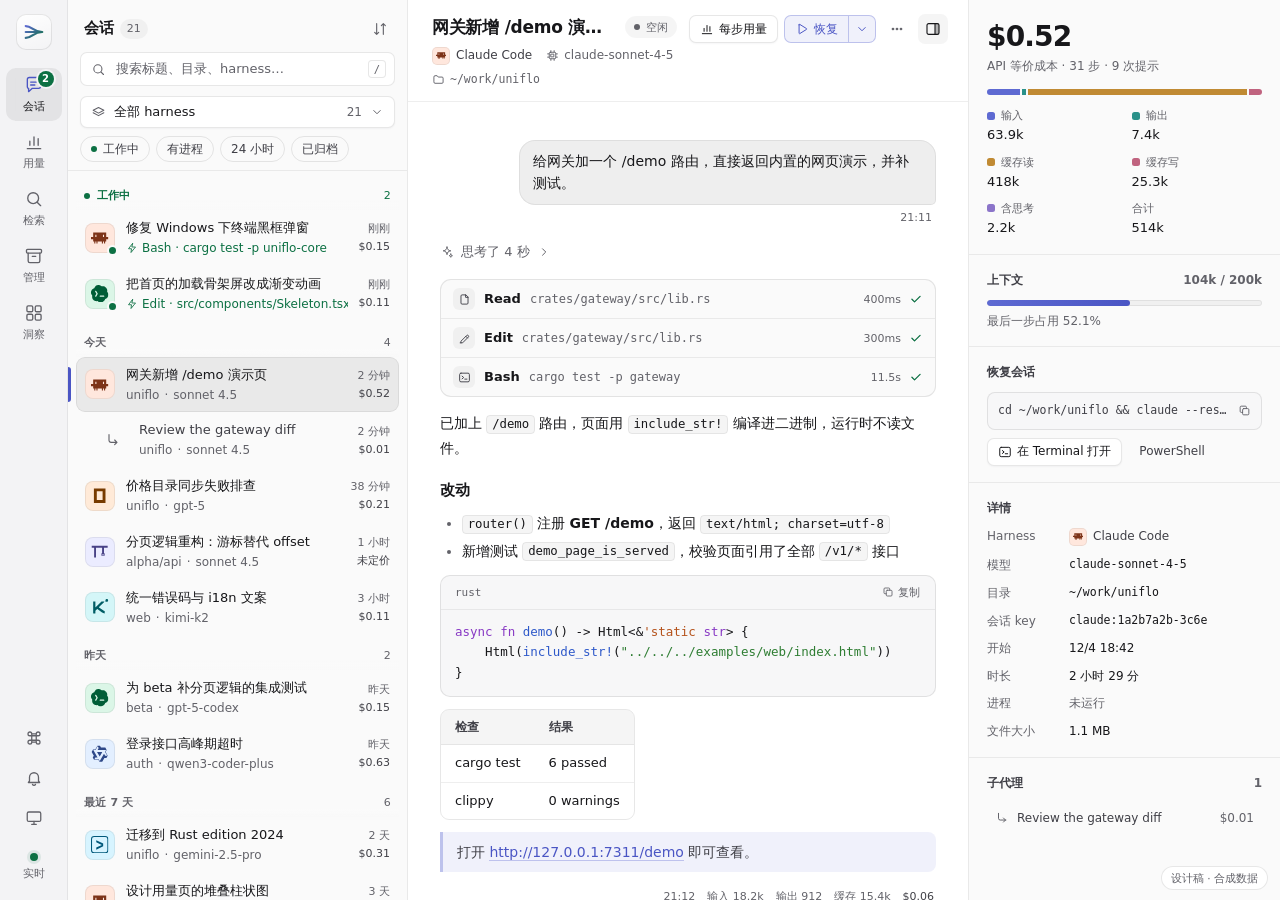
<file: notes/evidence/2026-10-24-ui-redesign/prototype.html>
<!doctype html>
<html lang="zh-CN">
<head>
<meta charset="utf-8">
<meta name="viewport" content="width=device-width, initial-scale=1">
<title>Uniflo · 控制台设计稿</title>
<style>
/* ================================================================ tokens */
:root {
  --font-sans: -apple-system, BlinkMacSystemFont, "Segoe UI Variable Text", "Segoe UI", "PingFang SC", "Hiragino Sans GB", "Microsoft YaHei UI", "Microsoft YaHei", "Noto Sans CJK SC", "Noto Sans SC", system-ui, sans-serif;
  --font-mono: "SF Mono", ui-monospace, "JetBrains Mono", "Cascadia Code", Menlo, Consolas, "Noto Sans Mono CJK SC", monospace;
  --fs-2xs: 11px; --fs-xs: 12px; --fs-sm: 13px; --fs-base: 14px; --fs-md: 15px; --fs-lg: 17px; --fs-xl: 22px; --fs-2xl: 28px;
  --r-sm: 5px; --r-md: 7px; --r-lg: 10px; --r-xl: 14px;
  --ease: cubic-bezier(.2, .8, .2, 1); --dur: 140ms;
  --rail-w: 68px; --list-w: 340px; --insp-w: 312px;
}
:root, [data-scheme=dark] {
  color-scheme: dark;
  --bg: #0f0f11; --bg-rail: #0a0a0b; --bg-side: #131315; --bg-raised: #18181b; --bg-overlay: #1d1d21; --bg-inset: #0b0b0d;
  --hover: rgba(255, 255, 255, .045); --active: rgba(255, 255, 255, .075);
  --text: #ededef; --text-2: #b6b6bd; --text-3: #9a9aa2;
  --border: rgba(255, 255, 255, .065); --border-2: rgba(255, 255, 255, .1); --border-strong: rgba(255, 255, 255, .15);
  --accent: #9aa4ff; --accent-solid: #5e6ad2; --accent-solid-hover: #6c78e0; --accent-bg: rgba(110, 123, 242, .15); --accent-border: rgba(154, 164, 255, .38); --on-solid: #fff;
  --work: #3fcf8e; --work-bg: rgba(63, 207, 142, .13);
  --ok: #3fcf8e; --warn: #f2b14a; --warn-bg: rgba(242, 177, 74, .12); --danger: #ff8080; --danger-bg: rgba(255, 128, 128, .11); --danger-solid: #d93036;
  --c1: #7d87f0; --c2: #4aa89f; --c3: #c99a52; --c4: #c47790; --c5: #9a8bd3; --c6: #6497bf; --c-other: #64646c;
  --heat-0: rgba(255, 255, 255, .05); --heat-1: #272a5c; --heat-2: #3b43a0; --heat-3: #6470dc; --heat-4: #b0b7ff;
  --grid: rgba(255, 255, 255, .06);
  --mark: rgba(242, 177, 74, .22); --mark-text: #ffd58a;
  --code-bg: #0b0b0d; --tk-k: #c792ea; --tk-f: #82aaff; --tk-s: #a5d6a7; --tk-l: #f78c6c; --tk-k2: #9aa4ff;
  --shadow-pop: 0 16px 40px -12px rgba(0, 0, 0, .7), 0 0 0 1px rgba(255, 255, 255, .07);
  --shadow-card: none;
  --logo-a: #9aa4ff; --logo-b: #3fcf8e;
  --htile-l: .32; --htile-c: .05; --hicon-l: .86; --hicon-c: .09;
}
[data-scheme=light] {
  color-scheme: light;
  --bg: #ffffff; --bg-rail: #f3f3f5; --bg-side: #fafafa; --bg-raised: #ffffff; --bg-overlay: #ffffff; --bg-inset: #f6f6f7;
  --hover: rgba(0, 0, 0, .04); --active: rgba(0, 0, 0, .065);
  --text: #17171a; --text-2: #3f3f46; --text-3: #626269;
  --border: rgba(0, 0, 0, .065); --border-2: rgba(0, 0, 0, .095); --border-strong: rgba(0, 0, 0, .15);
  --accent: #4a55c4; --accent-solid: #5e6ad2; --accent-solid-hover: #5260c8; --accent-bg: rgba(94, 106, 210, .09); --accent-border: rgba(94, 106, 210, .35);
  --work: #0c7043; --work-bg: rgba(12, 112, 67, .1);
  --ok: #0c7043; --warn: #8f5200; --warn-bg: rgba(214, 140, 20, .12); --danger: #cd2b31; --danger-bg: rgba(205, 43, 49, .07); --danger-solid: #d93036;
  --c1: #5e6ad2; --c2: #2a9189; --c3: #c08a33; --c4: #c0637f; --c5: #8b74c9; --c6: #4f88b8; --c-other: #a1a1a9;
  --heat-0: #ededf0; --heat-1: #d5d8fb; --heat-2: #a2a9f2; --heat-3: #6c76dd; --heat-4: #3a43a4;
  --grid: rgba(0, 0, 0, .06);
  --mark: rgba(255, 196, 0, .32); --mark-text: #5c3d00;
  --code-bg: #f7f7f8; --tk-k: #8839c4; --tk-f: #2d58c9; --tk-s: #2e7d32; --tk-l: #b5531c; --tk-k2: #4a55c4;
  --shadow-pop: 0 16px 40px -14px rgba(16, 24, 40, .22), 0 0 0 1px rgba(0, 0, 0, .07);
  --shadow-card: 0 1px 2px rgba(16, 24, 40, .04);
  --logo-a: #5e6ad2; --logo-b: #0c7043;
  --htile-l: .95; --htile-c: .035; --hicon-l: .42; --hicon-c: .11;
}

/* ================================================================ base */
* { box-sizing: border-box; }
[hidden] { display: none !important; }
html, body { height: 100%; margin: 0; }
body { background: var(--bg); color: var(--text); font: var(--fs-base)/1.55 var(--font-sans); -webkit-font-smoothing: antialiased; -moz-osx-font-smoothing: grayscale; overflow: hidden; font-feature-settings: "cv11", "ss01"; }
button, input { font: inherit; color: inherit; }
button { cursor: pointer; background: none; border: 0; padding: 0; }
button:disabled { cursor: default; }
::selection { background: var(--accent-bg); }
* { scrollbar-width: thin; scrollbar-color: var(--border-strong) transparent; }
.mono, code, pre, kbd { font-family: var(--font-mono); font-variant-ligatures: none; }
.num { font-variant-numeric: tabular-nums; }
.muted { color: var(--text-3); }
.sm { font-size: var(--fs-xs); } .xs { font-size: var(--fs-2xs); }
.grow { flex: 1 1 auto; }
.trunc { overflow: hidden; text-overflow: ellipsis; white-space: nowrap; min-width: 0; }
.warn-t { color: var(--warn); } .ok-t { color: var(--ok); } .danger-t { color: var(--danger); }
svg.i { width: 16px; height: 16px; flex: none; stroke: currentColor; fill: none; stroke-width: 1.7; stroke-linecap: round; stroke-linejoin: round; }
svg.i.flip { transform: rotate(180deg); }
:focus-visible { outline: 2px solid var(--accent); outline-offset: 2px; border-radius: var(--r-sm); }
kbd { display: inline-flex; align-items: center; justify-content: center; min-width: 18px; height: 18px; padding: 0 5px; border-radius: 4px; border: 1px solid var(--border-2); border-bottom-width: 1.5px; background: var(--bg-raised); color: var(--text-3); font-size: 10.5px; line-height: 1; }
code { font-size: .88em; padding: .12em .38em; border-radius: 4px; background: var(--hover); border: 1px solid var(--border); }
.dot { display: inline-block; width: 7px; height: 7px; border-radius: 50%; background: var(--text-3); flex: none; }
.dot.work { background: var(--work); }
.dot.ok { background: var(--ok); }
.dot.pulse { box-shadow: 0 0 0 0 var(--work); animation: pulse 1.8s var(--ease) infinite; }
@keyframes pulse { 0% { box-shadow: 0 0 0 0 color-mix(in srgb, var(--work) 55%, transparent); } 70%, 100% { box-shadow: 0 0 0 6px transparent; } }

/* harness tile: brand mark on a hue-tinted square */
.htile { --s: 30px; width: var(--s); height: var(--s); flex: none; display: inline-grid; place-items: center; border-radius: 8px; background: oklch(var(--htile-l) var(--htile-c) var(--h)); color: oklch(var(--hicon-l) var(--hicon-c) var(--h)); box-shadow: inset 0 0 0 1px var(--border); }
.htile svg { width: 58%; height: 58%; fill: currentColor; fill-rule: evenodd; }
.htile b { font: 650 11px/1 var(--font-sans); letter-spacing: -.02em; }
.htile.sm { --s: 22px; border-radius: 6px; } .htile.sm b { font-size: 9px; }
.htile.xs { --s: 18px; border-radius: 5px; } .htile.xs b { font-size: 8px; }
.hchip { display: inline-flex; align-items: center; gap: 6px; font-size: var(--fs-xs); color: var(--text-2); }

/* ================================================================ controls */
.btn { display: inline-flex; align-items: center; justify-content: center; gap: 6px; height: 32px; padding: 0 12px; border-radius: var(--r-md); border: 1px solid var(--border-2); background: var(--bg-raised); color: var(--text); font-size: var(--fs-sm); font-weight: 500; white-space: nowrap; box-shadow: var(--shadow-card); transition: background var(--dur), border-color var(--dur), color var(--dur); }
.btn:hover { background: var(--hover); border-color: var(--border-strong); }
.btn.sm { height: 28px; padding: 0 10px; font-size: var(--fs-xs); gap: 5px; } .btn.sm svg.i { width: 14px; height: 14px; }
.btn.xs { height: 24px; padding: 0 8px; font-size: var(--fs-2xs); } .btn.xs svg.i { width: 13px; height: 13px; }
.btn.ghost { background: none; border-color: transparent; box-shadow: none; color: var(--text-2); }
.btn.ghost:hover { background: var(--hover); color: var(--text); }
.btn.primary { background: var(--accent-solid); border-color: transparent; color: var(--on-solid); box-shadow: 0 1px 2px rgba(0, 0, 0, .2), inset 0 1px 0 rgba(255, 255, 255, .12); }
.btn.primary:hover { background: var(--accent-solid-hover); }
.btn.primary-soft { background: var(--accent-bg); border-color: var(--accent-border); color: var(--accent); box-shadow: none; }
.btn.primary-soft:hover { background: color-mix(in srgb, var(--accent-bg) 100%, var(--accent) 8%); }
.btn.danger { background: var(--danger-solid); color: #fff; border-color: transparent; }
.btn.danger:hover { filter: brightness(1.08); }
.btn.danger-t { color: var(--danger); }
kbd.on-solid { background: rgba(255, 255, 255, .16); border-color: rgba(255, 255, 255, .2); color: #fff; margin-left: 4px; }
.split { display: inline-flex; }
.split .btn:first-child { border-top-right-radius: 0; border-bottom-right-radius: 0; }
.split .btn.caret { border-top-left-radius: 0; border-bottom-left-radius: 0; border-left-width: 0; padding: 0 6px; }
.icon-btn { display: inline-grid; place-items: center; width: 30px; height: 30px; border-radius: var(--r-md); color: var(--text-3); transition: background var(--dur), color var(--dur); flex: none; }
.icon-btn:hover, .icon-btn.on { background: var(--hover); color: var(--text); }
.icon-btn.sm { width: 26px; height: 26px; } .icon-btn.xs { width: 22px; height: 22px; } .icon-btn.xs svg.i { width: 13px; height: 13px; }
.linkbtn { display: inline-flex; align-items: center; gap: 4px; color: var(--accent); font-size: var(--fs-xs); margin-left: 10px; }
.linkbtn svg.i { width: 13px; height: 13px; }
.seg { display: inline-flex; padding: 3px; gap: 2px; border-radius: 9px; background: var(--hover); box-shadow: inset 0 0 0 1px var(--border); flex: none; }
.seg button { display: inline-flex; align-items: center; gap: 5px; height: 28px; padding: 0 12px; border-radius: 6px; color: var(--text-3); font-size: var(--fs-sm); font-weight: 500; white-space: nowrap; transition: color var(--dur), background var(--dur); }
.seg button svg.i { width: 14px; height: 14px; }
.seg button:hover { color: var(--text); }
.seg button.on { background: var(--bg-raised); color: var(--text); box-shadow: 0 1px 2px rgba(0, 0, 0, .18), 0 0 0 1px var(--border-2); }
.seg.sm button { height: 24px; padding: 0 10px; font-size: var(--fs-xs); }
.seg.full { display: flex; } .seg.full button { flex: 1; justify-content: center; }
.chip { display: inline-flex; align-items: center; gap: 6px; height: 26px; padding: 0 10px; border-radius: 999px; border: 1px solid var(--border-2); color: var(--text-2); font-size: var(--fs-xs); white-space: nowrap; transition: all var(--dur); }
.chip:hover { color: var(--text); border-color: var(--border-strong); background: var(--hover); }
.chip.on { background: var(--accent-bg); border-color: var(--accent-border); color: var(--accent); }
.chip .dot { width: 6px; height: 6px; }
.status-pill { display: inline-flex; align-items: center; gap: 7px; height: 28px; padding: 0 12px; border-radius: 999px; font-size: var(--fs-xs); color: var(--text-2); background: var(--hover); border: 1px solid var(--border); }
.status-pill.warn { color: var(--warn); background: var(--warn-bg); border-color: transparent; }
.status-pill.warn .dot { background: var(--warn); }
.badge { flex: none; white-space: nowrap; display: inline-flex; align-items: center; gap: 6px; height: 22px; padding: 0 9px; border-radius: 999px; font-size: var(--fs-2xs); font-weight: 500; color: var(--text-3); background: var(--hover); }
.badge.work { color: var(--work); background: var(--work-bg); }
.badge .dot { width: 6px; height: 6px; }
.count { font-size: var(--fs-2xs); color: var(--text-3); background: var(--hover); padding: 1px 7px; border-radius: 999px; font-variant-numeric: tabular-nums; margin-left: 6px; font-weight: 500; }

/* checkbox (component, not native) */
.checkbox { width: 16px; height: 16px; border-radius: 4.5px; display: inline-grid; place-items: center; border: 1.5px solid var(--border-strong); background: var(--bg-raised); color: transparent; transition: all var(--dur); }
.checkbox svg.i { width: 12px; height: 12px; stroke-width: 2.6; }
.checkbox:hover:not(:disabled) { border-color: var(--accent); }
.checkbox.on, .checkbox.mixed { background: var(--accent-solid); border-color: var(--accent-solid); color: #fff; }
.checkbox:disabled { opacity: .35; }

/* search box */
.search-box { display: flex; align-items: center; gap: 8px; height: 34px; padding: 0 8px 0 10px; border-radius: var(--r-md); background: var(--bg-raised); border: 1px solid var(--border-2); color: var(--text-3); transition: border-color var(--dur), box-shadow var(--dur); }
.search-box:focus-within { border-color: var(--accent-border); box-shadow: 0 0 0 3px var(--accent-bg); }
.search-box input { flex: 1; min-width: 0; border: 0; outline: 0; background: none; color: var(--text); font-size: var(--fs-sm); }
.search-box input::placeholder { color: var(--text-3); }
.search-box svg.i { width: 15px; height: 15px; }
.grow-box { flex: 1 1 260px; }

/* combo (dropdown) */
.combo-btn { display: inline-flex; align-items: center; gap: 8px; height: 32px; width: 100%; padding: 0 10px; border-radius: var(--r-md); background: var(--bg-raised); border: 1px solid var(--border-2); color: var(--text); font-size: var(--fs-sm); box-shadow: var(--shadow-card); transition: border-color var(--dur); text-align: left; }
.combo-btn:hover { border-color: var(--border-strong); }
.combo-btn > svg.i:first-child { color: var(--text-3); width: 15px; height: 15px; }
.combo-label { flex: 1; min-width: 0; overflow: hidden; text-overflow: ellipsis; white-space: nowrap; }
.combo-count { color: var(--text-3); font-size: var(--fs-xs); font-variant-numeric: tabular-nums; }
.combo-btn .chev { width: 14px; height: 14px; color: var(--text-3); }
.toolbar .combo { width: 180px; } .toolbar .combo.wide { width: 220px; }
.menu { position: fixed; z-index: 60; background: var(--bg-overlay); border-radius: 10px; box-shadow: var(--shadow-pop); padding: 5px; max-height: 360px; display: flex; flex-direction: column; animation: pop .14s var(--ease); }
@keyframes pop { from { opacity: 0; transform: translateY(-4px) scale(.98); } }
.menu-search { display: flex; align-items: center; gap: 8px; padding: 4px 8px 8px; margin: 0 -5px 4px; border-bottom: 1px solid var(--border); color: var(--text-3); }
.menu-search input { flex: 1; border: 0; outline: 0; background: none; font-size: var(--fs-sm); height: 26px; }
.menu-search svg.i { width: 14px; height: 14px; }
.menu-list { overflow: auto; display: flex; flex-direction: column; gap: 1px; }
.menu-item { display: flex; align-items: center; gap: 9px; min-height: 32px; padding: 0 9px; border-radius: 6px; color: var(--text); font-size: var(--fs-sm); text-align: left; }
.menu-item:hover { background: var(--hover); }
.menu-item.on { background: var(--accent-bg); }
.menu-item.danger { color: var(--danger); }
.menu-item > svg.i { color: var(--text-3); width: 15px; height: 15px; }
.menu-item.danger > svg.i { color: var(--danger); }
.mi-label { flex: 1; min-width: 0; display: flex; align-items: baseline; gap: 6px; white-space: nowrap; overflow: hidden; text-overflow: ellipsis; }
.mi-label small { color: var(--text-3); font: var(--fs-2xs) var(--font-mono); }
.mi-count { color: var(--text-3); font-size: var(--fs-xs); font-variant-numeric: tabular-nums; }
.mi-work { display: inline-flex; align-items: center; gap: 4px; color: var(--work); font-size: var(--fs-2xs); }
.mi-work .dot { width: 5px; height: 5px; }
.mi-check { color: var(--accent) !important; width: 14px !important; }
.menu-sep { height: 1px; background: var(--border); margin: 4px 2px; }
.menu-empty { padding: 14px; text-align: center; color: var(--text-3); font-size: var(--fs-sm); }

/* ================================================================ shell + rail */
.shell { display: grid; grid-template-columns: var(--rail-w) minmax(0, 1fr); height: 100dvh; }
.rail { display: flex; flex-direction: column; align-items: center; gap: 4px; padding: 14px 0 12px; background: var(--bg-rail); border-right: 1px solid var(--border); z-index: 5; }
.logo { width: 36px; height: 36px; display: grid; place-items: center; margin-bottom: 14px; border-radius: 10px; background: linear-gradient(160deg, var(--bg-raised), transparent); box-shadow: inset 0 0 0 1px var(--border-2); }
.logo svg { width: 22px; height: 22px; }
.rail-item { position: relative; display: flex; flex-direction: column; align-items: center; gap: 3px; width: 56px; padding: 7px 0 6px; border-radius: 10px; color: var(--text-3); font-size: var(--fs-2xs); font-weight: 500; transition: color var(--dur), background var(--dur); }
.rail-item svg.i { width: 20px; height: 20px; stroke-width: 1.6; }
.rail-item:hover { color: var(--text); background: var(--hover); }
.rail-item[aria-selected=true] { color: var(--text); background: var(--active); }
.rail-item[aria-selected=true] svg.i { color: var(--accent); }
.rail-badge { position: absolute; top: 3px; right: 8px; min-width: 16px; height: 16px; padding: 0 4px; border-radius: 999px; background: var(--work); color: #04170d; font-size: 10px; font-weight: 700; line-height: 16px; box-shadow: 0 0 0 2px var(--bg-rail); }
[data-scheme=light] .rail-badge { color: #fff; }
.rail-gap { flex: 1; }
.rail-btn { width: 36px; height: 36px; display: grid; place-items: center; border-radius: 9px; color: var(--text-3); transition: background var(--dur), color var(--dur); }
.rail-btn:hover { background: var(--hover); color: var(--text); }
.rail-btn svg.i { width: 18px; height: 18px; }
#notify[aria-pressed=true] { color: var(--accent); background: var(--accent-bg); }
.rail-conn { margin-top: 6px; display: flex; flex-direction: column; align-items: center; gap: 4px; width: 56px; padding: 7px 0; border-radius: 10px; font-size: 10.5px; color: var(--text-3); }
.rail-conn:hover { background: var(--hover); color: var(--text); }
.rail-conn .dot { width: 8px; height: 8px; }
#conn[data-state=live] .dot { background: var(--work); box-shadow: 0 0 0 3px var(--work-bg); }

/* ================================================================ sessions */
.app { display: grid; grid-template-columns: var(--list-w) minmax(0, 1fr) var(--insp-w); min-height: 0; height: 100dvh; position: relative; overflow: clip; }
.app.no-insp { grid-template-columns: var(--list-w) minmax(0, 1fr) 0; }
.app.no-insp .inspector { display: none; }
@media (min-width: 1181px) {
  .app.insp-moving { grid-template-columns: var(--list-w) minmax(0, 1fr) 0; }
  .app.insp-moving .inspector { display: block; position: absolute; top: 0; right: 0; bottom: 0; width: var(--insp-w); z-index: 5; box-shadow: -12px 0 32px -20px rgba(0, 0, 0, .4); }
}
.app.insp-moving .inspector, .app.insp-moving .timeline, .app.insp-moving .ch-actions, .app.insp-moving .insp-scrim { will-change: transform, opacity; }
.app.insp-moving .timeline-scroll { overflow-x: hidden; }
.insp-scrim { display: none; }
@property --pane { syntax: "<color>"; inherits: true; initial-value: transparent; }
#insp-toggle { --pane: transparent; transition: --pane .2s var(--ease), background var(--dur), color var(--dur); }
#insp-toggle.on { --pane: color-mix(in srgb, currentColor 30%, transparent); }
.side { display: flex; flex-direction: column; min-height: 0; background: var(--bg-side); border-right: 1px solid var(--border); }
.side-h { display: flex; align-items: center; padding: 16px 14px 10px 16px; }
.side-h h2 { margin: 0; font-size: var(--fs-md); font-weight: 600; letter-spacing: -.01em; }
.side .search-box { margin: 0 12px; }
.filter-row { display: flex; flex-direction: column; gap: 8px; padding: 10px 12px 8px; border-bottom: 1px solid var(--border); }
.chips { display: flex; flex-wrap: wrap; gap: 6px; }
.list { flex: 1; overflow: auto; padding: 4px 8px 16px; }
.group-h { position: sticky; top: 0; z-index: 1; display: flex; align-items: center; gap: 7px; padding: 12px 8px 6px; font-size: var(--fs-2xs); font-weight: 600; letter-spacing: .02em; color: var(--text-3); background: linear-gradient(var(--bg-side) 75%, transparent); }
.group-h.live { color: var(--work); }
.group-h .n { margin-left: auto; font-weight: 500; font-variant-numeric: tabular-nums; }
.group-h .dot { width: 6px; height: 6px; }
.row { position: relative; display: grid; grid-template-columns: auto minmax(0, 1fr) auto; align-items: center; gap: 11px; width: 100%; padding: 8px 9px; border-radius: 9px; text-align: left; transition: background var(--dur); }
.row:hover { background: var(--hover); }
.row.sel { background: var(--active); box-shadow: inset 0 0 0 1px var(--border); }
.row.sel::before { content: ""; position: absolute; left: -8px; top: 10px; bottom: 10px; width: 3px; border-radius: 0 3px 3px 0; background: var(--accent); }
.row-icon { position: relative; display: grid; }
.live-ring { position: absolute; right: -3px; bottom: -3px; width: 11px; height: 11px; border-radius: 50%; background: var(--work); border: 2.5px solid var(--bg-side); animation: pulse 1.8s var(--ease) infinite; }
.row-main { display: flex; flex-direction: column; min-width: 0; gap: 1px; }
.row-title { font-size: var(--fs-sm); font-weight: 500; color: var(--text); overflow: hidden; text-overflow: ellipsis; white-space: nowrap; }
.row-meta { display: flex; gap: 5px; font-size: var(--fs-xs); color: var(--text-3); white-space: nowrap; overflow: hidden; text-overflow: ellipsis; }
.row-meta .act { display: inline-flex; align-items: center; gap: 4px; color: var(--work); overflow: hidden; text-overflow: ellipsis; }
.row-meta .act svg.i { width: 12px; height: 12px; flex: none; }
.row-side { display: flex; flex-direction: column; align-items: flex-end; gap: 1px; font-size: var(--fs-2xs); color: var(--text-3); font-variant-numeric: tabular-nums; white-space: nowrap; }
.row-cost { color: var(--text-2); }
.row.sub { padding-left: 22px; }
.row.sub .row-icon { width: 30px; display: grid; place-items: center; color: var(--text-3); }
.row.sub .row-title { font-weight: 400; color: var(--text-2); }
.list-empty { display: grid; justify-items: center; gap: 8px; padding: 48px 16px; color: var(--text-3); font-size: var(--fs-sm); }
.list-empty p { margin: 0; }

.conv { position: relative; display: flex; flex-direction: column; min-width: 0; min-height: 0; background: var(--bg); }
.conv-h { display: flex; align-items: flex-start; gap: 12px; padding: 14px 20px 12px 24px; border-bottom: 1px solid var(--border); }
.conv-h .back { display: none; }
.ch-main { flex: 1; min-width: 0; }
.ch-title { display: flex; align-items: center; gap: 10px; min-width: 0; }
.ch-title h1 { margin: 0; font-size: var(--fs-lg); font-weight: 600; letter-spacing: -.015em; overflow: hidden; text-overflow: ellipsis; white-space: nowrap; }
.ch-meta { display: flex; flex-wrap: wrap; align-items: center; gap: 6px 14px; margin-top: 6px; }
.mchip { white-space: nowrap; display: inline-flex; align-items: center; gap: 5px; font-size: var(--fs-xs); color: var(--text-3); }
.mchip svg.i { width: 13px; height: 13px; }
.mchip.mono { font-size: 11.5px; }
.ch-actions { display: flex; align-items: center; gap: 6px; }
.timeline-scroll { flex: 1; overflow: auto; }
.timeline { max-width: 800px; margin: 0 auto; padding: 28px 32px 80px; display: flex; flex-direction: column; gap: 14px; }
.msg.user { display: flex; flex-direction: column; align-items: flex-end; gap: 4px; margin-top: 10px; }
.bubble { max-width: 84%; padding: 10px 14px; border-radius: 16px 16px 5px 16px; background: var(--active); color: var(--text); font-size: var(--fs-base); line-height: 1.6; white-space: pre-wrap; box-shadow: inset 0 0 0 1px var(--border); }
.msg-t { font-size: var(--fs-2xs); color: var(--text-3); font-variant-numeric: tabular-nums; padding-right: 4px; }
.md { font-size: var(--fs-base); line-height: 1.72; color: var(--text); }
.md p { margin: 0 0 10px; }
.md h3 { font-size: var(--fs-md); font-weight: 600; margin: 18px 0 8px; letter-spacing: -.01em; }
.md ul, .md ol { margin: 0 0 12px; padding-left: 22px; }
.md li { margin: 3px 0; }
.md li::marker { color: var(--text-3); }
.md a { color: var(--accent); text-decoration: none; border-bottom: 1px solid var(--accent-border); }
.md blockquote { margin: 12px 0 0; padding: 8px 14px; border-left: 3px solid var(--accent-border); color: var(--text-2); background: var(--accent-bg); border-radius: 0 8px 8px 0; }
.md table { border-collapse: separate; border-spacing: 0; margin: 12px 0; font-size: var(--fs-sm); border: 1px solid var(--border-2); border-radius: 9px; overflow: hidden; }
.md th, .md td { padding: 7px 14px; text-align: left; border-bottom: 1px solid var(--border); }
.md th { background: var(--hover); font-weight: 600; color: var(--text-2); font-size: var(--fs-xs); }
.md tr:last-child td { border-bottom: 0; }
.code { margin: 12px 0; border-radius: 10px; border: 1px solid var(--border-2); background: var(--code-bg); overflow: hidden; }
.code-h { display: flex; align-items: center; justify-content: space-between; padding: 6px 8px 6px 14px; font: var(--fs-2xs) var(--font-mono); color: var(--text-3); border-bottom: 1px solid var(--border); }
.copy { display: inline-flex; align-items: center; gap: 4px; padding: 3px 7px; border-radius: 5px; font: 500 var(--fs-2xs) var(--font-sans); color: var(--text-3); }
.copy:hover { background: var(--hover); color: var(--text); }
.copy svg.i { width: 12px; height: 12px; }
.code pre { margin: 0; padding: 12px 14px; font-size: 12.5px; line-height: 1.65; overflow: auto; }
.tk-k { color: var(--tk-k); } .tk-f { color: var(--tk-f); } .tk-s { color: var(--tk-s); } .tk-l { color: var(--tk-l); } .tk-k2 { color: var(--tk-k2); }
.think summary { display: inline-flex; align-items: center; gap: 7px; list-style: none; cursor: pointer; font-size: var(--fs-sm); color: var(--text-3); padding: 2px 0; user-select: none; }
.think summary::-webkit-details-marker { display: none; }
.think summary:hover { color: var(--text-2); }
.think summary svg.i { width: 14px; height: 14px; }
.think summary .chev { width: 13px; height: 13px; transition: transform var(--dur); }
.think[open] summary .chev { transform: rotate(90deg); }
.think-b { margin: 6px 0 2px 6px; padding: 2px 0 2px 14px; border-left: 2px solid var(--border-2); color: var(--text-2); font-size: var(--fs-sm); line-height: 1.7; }
.tools { display: flex; flex-direction: column; border: 1px solid var(--border-2); border-radius: 11px; background: var(--bg-side); overflow: hidden; }
.tool + .tool { border-top: 1px solid var(--border); }
.tool summary { display: flex; align-items: center; gap: 9px; height: 38px; padding: 0 12px; list-style: none; cursor: pointer; font-size: var(--fs-sm); user-select: none; transition: background var(--dur); }
.tool summary::-webkit-details-marker { display: none; }
.tool summary:hover { background: var(--hover); }
.tool-ic { display: grid; place-items: center; width: 22px; height: 22px; border-radius: 6px; background: var(--hover); color: var(--text-2); }
.tool-ic svg.i { width: 13px; height: 13px; }
.tool-name { font-weight: 600; color: var(--text); }
.tool-target { flex: 1; min-width: 0; color: var(--text-3); font-size: 12px; overflow: hidden; text-overflow: ellipsis; white-space: nowrap; }
.tool-side { display: inline-flex; align-items: center; gap: 8px; font-size: var(--fs-2xs); color: var(--text-3); font-variant-numeric: tabular-nums; }
.tool-side .ok { width: 14px; height: 14px; color: var(--ok); stroke-width: 2.2; }
.tool.running .tool-ic { background: var(--work-bg); color: var(--work); }
.run-t { color: var(--work); }
.spinner { width: 12px; height: 12px; border-radius: 50%; border: 1.6px solid var(--work-bg); border-top-color: var(--work); animation: spin .8s linear infinite; }
@keyframes spin { to { transform: rotate(360deg); } }
.tool-b { padding: 2px 12px 12px 43px; display: grid; gap: 8px; }
.io { border: 1px solid var(--border); border-radius: 8px; background: var(--code-bg); overflow: hidden; }
.io-h { display: flex; align-items: center; gap: 8px; padding: 5px 10px; font-size: var(--fs-2xs); color: var(--text-3); border-bottom: 1px solid var(--border); }
.io pre { margin: 0; padding: 9px 11px; font-size: 12px; line-height: 1.6; white-space: pre-wrap; word-break: break-word; max-height: 220px; overflow: auto; color: var(--text-2); }
.streaming { color: var(--work); font-weight: 500; }
.caret-blink { display: inline-block; width: 7px; height: 14px; margin-left: 2px; vertical-align: -2px; background: var(--work); animation: blink 1s steps(1) infinite; }
@keyframes blink { 50% { opacity: 0; } }
.diff { border: 1px solid var(--border); border-radius: 8px; overflow: hidden; font-size: 12px; line-height: 1.7; background: var(--code-bg); }
.dl { padding: 0 10px; white-space: pre; overflow: hidden; text-overflow: ellipsis; }
.dl span { display: inline-block; width: 16px; }
.dl.add { background: color-mix(in srgb, var(--work) 11%, transparent); color: color-mix(in srgb, var(--work) 70%, var(--text)); }
.dl.del { background: var(--danger-bg); color: color-mix(in srgb, var(--danger) 70%, var(--text)); }
.turn-end { display: flex; justify-content: flex-end; flex-wrap: wrap; gap: 4px 12px; font-size: var(--fs-2xs); color: var(--text-3); font-variant-numeric: tabular-nums; padding: 2px 2px 10px; border-bottom: 1px dashed var(--border-2); margin-bottom: 6px; }
.turn-end .c { color: var(--text-2); font-weight: 500; }
.working-line { display: flex; align-items: center; gap: 8px; font-size: var(--fs-sm); padding: 4px 0; }
.shimmer { background: linear-gradient(90deg, var(--work) 0%, color-mix(in srgb, var(--work) 35%, var(--text-3)) 40%, var(--work) 80%); background-size: 200% 100%; -webkit-background-clip: text; background-clip: text; color: transparent; animation: shim 2.2s linear infinite; font-weight: 500; }
@keyframes shim { to { background-position: -200% 0; } }

.inspector { min-height: 0; overflow: auto; background: var(--bg-side); border-left: 1px solid var(--border); padding: 6px 0 24px; }
.insp-sec { padding: 16px 18px; border-bottom: 1px solid var(--border); }
.insp-sec:last-child { border-bottom: 0; }
.insp-h { display: flex; align-items: center; justify-content: space-between; margin-bottom: 10px; font-size: var(--fs-xs); font-weight: 600; color: var(--text-2); }
.insp-cost .big { font-size: var(--fs-2xl); font-weight: 650; letter-spacing: -.03em; line-height: 1.1; }
.insp-cost .sm { margin-top: 4px; }
.stackbar { display: flex; height: 6px; gap: 2px; margin: 14px 0 12px; border-radius: 3px; overflow: hidden; }
.stackbar i { display: block; min-width: 3px; }
.tok-grid { display: grid; grid-template-columns: 1fr 1fr; gap: 8px 14px; margin: 0; }
.tok-grid dt { display: flex; align-items: center; gap: 6px; font-size: var(--fs-2xs); color: var(--text-3); }
.tok-grid dd { margin: 1px 0 0; font-size: var(--fs-sm); font-weight: 500; }
.sw { display: inline-block; width: 8px; height: 8px; border-radius: 2.5px; flex: none; }
.meter { height: 6px; border-radius: 3px; background: var(--hover); box-shadow: inset 0 0 0 1px var(--border); overflow: hidden; margin-bottom: 6px; }
.meter i { display: block; height: 100%; border-radius: 3px; background: linear-gradient(90deg, var(--accent-solid), var(--accent)); }
.meter.hot i { background: linear-gradient(90deg, var(--warn), var(--danger)); }
.cmd { display: flex; align-items: center; gap: 6px; padding: 7px 6px 7px 10px; border-radius: 8px; background: var(--code-bg); border: 1px solid var(--border-2); font-size: 11.5px; color: var(--text-2); }
.cmd span { flex: 1; min-width: 0; overflow: hidden; text-overflow: ellipsis; white-space: nowrap; }
.cmd-actions { display: flex; gap: 6px; margin-top: 8px; }
.kv { display: grid; grid-template-columns: 72px minmax(0, 1fr); gap: 9px 10px; margin: 0; font-size: var(--fs-xs); }
.kv dt { color: var(--text-3); }
.kv dd { margin: 0; color: var(--text); }
.kv dd.mono { font-size: 11.5px; }
.live-pid { display: inline-flex; align-items: center; gap: 6px; color: var(--work); font-variant-numeric: tabular-nums; }
.sub-row { display: flex; align-items: center; gap: 8px; width: 100%; padding: 7px 8px; border-radius: 7px; font-size: var(--fs-xs); text-align: left; color: var(--text-2); }
.sub-row:hover { background: var(--hover); color: var(--text); }
.sub-row span:nth-child(2) { flex: 1; min-width: 0; overflow: hidden; text-overflow: ellipsis; white-space: nowrap; }
.sub-row svg.i { width: 14px; height: 14px; color: var(--text-3); }

/* ================================================================ pages */
.view { overflow: auto; height: 100dvh; position: relative; }
.page { max-width: 1240px; margin: 0 auto; padding: 32px 36px 96px; display: flex; flex-direction: column; gap: 18px; }
.page.narrow { max-width: 920px; }
.page-h { display: flex; align-items: flex-start; justify-content: space-between; gap: 24px; }
.page-h h1 { margin: 0; font-size: var(--fs-xl); font-weight: 650; letter-spacing: -.02em; }
.page-h p { margin: 6px 0 0; max-width: 680px; color: var(--text-3); font-size: var(--fs-sm); }
.toolbar { display: flex; flex-wrap: wrap; align-items: center; gap: 8px; }
.toolbar.sticky { position: sticky; top: 0; z-index: 4; margin: 0 -36px; padding: 10px 36px; background: color-mix(in srgb, var(--bg) 86%, transparent); backdrop-filter: blur(12px) saturate(1.4); border-bottom: 1px solid transparent; }
.card { background: var(--bg-raised); border: 1px solid var(--border-2); border-radius: var(--r-xl); box-shadow: var(--shadow-card); padding: 18px 20px; }
[data-scheme=dark] .card { background: var(--bg-side); }
.card.flush { padding: 0; overflow: hidden; }
.card.soft { background: none; box-shadow: none; }
.card-h { display: flex; align-items: center; justify-content: space-between; gap: 12px; margin-bottom: 14px; }
.card-h > div:first-child { display: flex; align-items: baseline; gap: 10px; }
.card-h h2 { margin: 0; font-size: var(--fs-md); font-weight: 600; letter-spacing: -.01em; }
.card-h .sub { font-size: var(--fs-xs); color: var(--text-3); }
.h-actions { display: flex; align-items: center; gap: 8px; }

/* KPI board: one hero + one grouped grid, hairline-separated instead of seven boxes */
.kpi-board { display: grid; grid-template-columns: minmax(300px, 1.15fr) 2fr; gap: 14px; }
.kpi { position: relative; padding: 16px 18px; }
.kpi-l { font-size: var(--fs-xs); color: var(--text-3); font-weight: 500; }
.kpi-v { margin-top: 6px; font-size: 34px; font-weight: 650; letter-spacing: -.035em; line-height: 1.05; }
.kpi-v.sm { font-size: 22px; letter-spacing: -.02em; }
.kpi-f { margin-top: 6px; display: flex; gap: 8px; align-items: center; font-size: var(--fs-xs); min-height: 18px; }
.kpi.hero { background: var(--bg-raised); border: 1px solid var(--border-2); border-radius: var(--r-xl); box-shadow: var(--shadow-card); padding: 20px 22px; overflow: hidden; }
[data-scheme=dark] .kpi.hero { background: radial-gradient(120% 140% at 100% 0%, rgba(110, 123, 242, .14), transparent 55%), var(--bg-side); }
[data-scheme=light] .kpi.hero { background: radial-gradient(120% 140% at 100% 0%, rgba(94, 106, 210, .08), transparent 55%), var(--bg-raised); }
.delta { font-weight: 600; font-variant-numeric: tabular-nums; padding: 1px 7px; border-radius: 999px; }
.delta.up { color: var(--warn); background: var(--warn-bg); }
.delta.down { color: var(--ok); background: var(--work-bg); }
.spark { position: absolute; right: 18px; top: 22px; width: 180px; height: 44px; opacity: .95; }
.spark .line { fill: none; stroke: var(--accent); stroke-width: 1.6; vector-effect: non-scaling-stroke; }
.spark .area { fill: url(#spark-fill); }
.kpi-warn { display: inline-flex; align-items: center; gap: 6px; margin-top: 16px; padding: 5px 10px; border-radius: 7px; font-size: var(--fs-xs); color: var(--warn); background: var(--warn-bg); }
.kpi-warn svg.i { width: 13px; height: 13px; }
.kpi-grid { display: grid; grid-template-columns: repeat(3, 1fr); background: var(--bg-raised); border: 1px solid var(--border-2); border-radius: var(--r-xl); box-shadow: var(--shadow-card); overflow: hidden; }
[data-scheme=dark] .kpi-grid { background: var(--bg-side); }
.kpi-grid .kpi { border-right: 1px solid var(--border); border-bottom: 1px solid var(--border); }
.kpi-grid .kpi:nth-child(3n) { border-right: 0; }
.kpi-grid .kpi:nth-child(n+4) { border-bottom: 0; }

.legend { display: flex; flex-wrap: wrap; gap: 6px 18px; margin: -4px 0 10px; font-size: var(--fs-xs); color: var(--text-2); }
.lg-item { display: inline-flex; align-items: center; gap: 6px; }
.lg-item b { font-weight: 500; color: var(--text-3); }
.chart { width: 100%; }
.chart svg { display: block; overflow: visible; }
.chart .grid { stroke: var(--grid); stroke-dasharray: 2 3; }
.ax { fill: var(--text-3); font: 11px var(--font-sans); font-variant-numeric: tabular-nums; }
.chart .col-hit { fill: transparent; }
.chart .col.on .col-hit { fill: var(--hover); }
.chart .bar { transition: opacity var(--dur); }
.chart:hover .col:not(.on) .bar { opacity: .55; }

.table-wrap { overflow: auto; margin: 0 -20px -18px; }
.card.flush .table-wrap { margin: 0; }
.dt { width: 100%; border-collapse: collapse; font-size: var(--fs-sm); }
.dt th { position: sticky; top: 0; padding: 9px 14px; text-align: left; font-size: var(--fs-xs); font-weight: 500; color: var(--text-3); background: var(--bg-raised); border-bottom: 1px solid var(--border-2); white-space: nowrap; z-index: 1; }
[data-scheme=dark] .dt th { background: var(--bg-side); }
.dt th:first-child, .dt td:first-child { padding-left: 20px; }
.dt th:last-child, .dt td:last-child { padding-right: 20px; }
.dt td { padding: 0 14px; height: 44px; border-bottom: 1px solid var(--border); white-space: nowrap; }
.dt tbody tr { transition: background var(--dur); }
.dt tbody tr:hover { background: var(--hover); }
.dt tfoot td { font-weight: 600; border-bottom: 0; background: var(--hover); }
.dt .r { text-align: right; }
.dt th.sortable { cursor: pointer; user-select: none; }
.dt th.sortable:hover { color: var(--text); }
.dt th.sorted { color: var(--text); }
.dt th svg.i { width: 12px; height: 12px; vertical-align: -2px; margin-left: 3px; }
.cell-h { display: inline-flex; align-items: center; gap: 10px; max-width: 420px; }
.cost-col { min-width: 170px; }
.cost-col .share { display: inline-block; vertical-align: middle; width: 72px; height: 4px; margin-right: 12px; border-radius: 2px; background: var(--hover); overflow: hidden; }
.cost-col .share i { display: block; height: 100%; background: var(--accent); border-radius: 2px; }
.cell-bar { display: flex; align-items: center; gap: 10px; }
.cell-bar i { display: block; height: 6px; border-radius: 3px; background: var(--accent); max-width: 220px; }

/* search */
.search-hero { display: flex; flex-direction: column; gap: 10px; padding-top: 18px; }
.search-hero h1 { margin: 0; font-size: var(--fs-xl); font-weight: 650; letter-spacing: -.02em; }
.search-hero p { margin: 0 0 8px; color: var(--text-3); font-size: var(--fs-sm); }
.big-search { display: flex; align-items: center; gap: 10px; height: 54px; padding: 0 7px 0 16px; border-radius: 14px; background: var(--bg-raised); border: 1px solid var(--border-2); box-shadow: 0 6px 24px -12px rgba(0, 0, 0, .25), var(--shadow-card); transition: border-color var(--dur), box-shadow var(--dur); }
.big-search:focus-within { border-color: var(--accent-border); box-shadow: 0 0 0 4px var(--accent-bg), 0 6px 24px -12px rgba(0, 0, 0, .25); }
.big-search > svg.i { width: 19px; height: 19px; color: var(--text-3); }
.big-search input { border: 0; outline: 0; background: none; min-width: 0; color: var(--text); }
.big-search input::placeholder { color: var(--text-3); }
#s-q { flex: 1.6; font-size: var(--fs-md); }
#s-f { flex: 1; font-size: var(--fs-xs); }
.big-search .divider { width: 1px; height: 24px; background: var(--border-2); }
.big-search .btn { height: 40px; padding: 0 16px; border-radius: 10px; }
.hint-row { display: flex; flex-wrap: wrap; align-items: center; gap: 6px; font-size: var(--fs-xs); }
.hint-row .chip { height: 24px; font-size: 11.5px; }
.index-state { display: inline-flex; align-items: center; gap: 6px; }
.s-status { font-size: var(--fs-sm); color: var(--text-3); min-height: 20px; }
.s-status b { color: var(--text); }
.sres { display: flex; flex-direction: column; gap: 12px; }
.sgroup { border: 1px solid var(--border-2); border-radius: var(--r-xl); background: var(--bg-raised); box-shadow: var(--shadow-card); overflow: hidden; }
[data-scheme=dark] .sgroup { background: var(--bg-side); }
.sgroup header { display: flex; align-items: center; gap: 12px; padding: 12px 16px; border-bottom: 1px solid var(--border); }
.sg-main { flex: 1; min-width: 0; }
.sg-title { font-weight: 600; font-size: var(--fs-sm); overflow: hidden; text-overflow: ellipsis; white-space: nowrap; }
.sg-meta { display: flex; gap: 6px; font-size: var(--fs-2xs); margin-top: 1px; }
.sg-time { font-size: var(--fs-xs); }
.hit { display: grid; grid-template-columns: 64px minmax(0, 1fr) auto; align-items: baseline; gap: 12px; width: 100%; padding: 9px 16px; text-align: left; font-size: var(--fs-sm); border-top: 1px solid var(--border); transition: background var(--dur); }
.hit:first-of-type { border-top: 0; }
.hit:hover { background: var(--hover); }
.kind { display: inline-flex; align-items: center; gap: 6px; font-size: var(--fs-2xs); font-weight: 500; color: var(--text-3); white-space: nowrap; }
.kind::before { content: ""; width: 6px; height: 6px; border-radius: 2px; background: var(--c-other); }
.kind.k-user::before { background: var(--accent); } .kind.k-tool::before { background: var(--c2); } .kind.k-think::before { background: var(--c5); } .kind.k-assistant::before { background: var(--c3); }
.snip { color: var(--text-2); overflow: hidden; text-overflow: ellipsis; white-space: nowrap; }
.hit-t { font-size: var(--fs-2xs); color: var(--text-3); }
mark { background: var(--mark); color: var(--mark-text); border-radius: 3px; padding: 0 2px; }
.s-home { display: grid; grid-template-columns: 1.4fr 1fr; gap: 14px; }
.s-home h3 { margin: 0 0 12px; font-size: var(--fs-sm); font-weight: 600; color: var(--text-2); }
.syn { display: grid; grid-template-columns: auto 1fr; gap: 9px 16px; margin: 0; font-size: var(--fs-sm); }
.syn dd { margin: 0; color: var(--text-3); }
.recent { display: flex; flex-direction: column; gap: 2px; }
.recent-item { display: flex; align-items: center; gap: 9px; padding: 7px 8px; border-radius: 7px; font-size: var(--fs-sm); color: var(--text-2); text-align: left; }
.recent-item:hover { background: var(--hover); color: var(--text); }
.recent-item svg.i { width: 14px; height: 14px; color: var(--text-3); }

/* manage */
.tabs { display: flex; gap: 22px; border-bottom: 1px solid var(--border-2); }
.tabs button { position: relative; display: inline-flex; align-items: center; height: 38px; font-size: var(--fs-sm); font-weight: 500; color: var(--text-3); }
.tabs button:hover { color: var(--text); }
.tabs button.on { color: var(--text); }
.tabs button.on::after { content: ""; position: absolute; left: 0; right: 0; bottom: -1px; height: 2px; border-radius: 2px; background: var(--accent); }
#m-list-pane, #m-archive-pane { display: flex; flex-direction: column; gap: 12px; }
.dt .ck { width: 44px; padding-right: 0; }
.dt.selectable tbody tr { cursor: pointer; }
.dt.selectable tbody tr.dim { cursor: default; }
.dt.selectable tbody tr.picked { background: var(--accent-bg); }
.dt.selectable tbody tr.dim td:not(.ck) { color: var(--text-3); }
.st { display: inline-flex; align-items: center; gap: 7px; font-size: var(--fs-xs); color: var(--text-3); }
.st.work { color: var(--work); }
.st .dot { width: 6px; height: 6px; }
.elig { display: inline-flex; align-items: center; gap: 5px; font-size: var(--fs-xs); color: var(--text-3); }
.elig svg.i { width: 13px; height: 13px; }
.elig.yes { color: var(--text-2); } .elig.yes svg.i { color: var(--ok); }
.sub-ind { display: inline-grid; place-items: center; width: 22px; color: var(--text-3); }
.sub-ind svg.i { width: 14px; height: 14px; }
td.mono { font-size: 12px; }
td.trunc { max-width: 200px; }
.bulkbar { position: fixed; left: calc(var(--rail-w) + 50%); transform: translateX(-50%); bottom: 22px; z-index: 20; display: flex; align-items: center; gap: 10px; min-width: 520px; padding: 8px 8px 8px 18px; border-radius: 14px; background: #1f1f24; color: #ededef; box-shadow: 0 18px 50px -12px rgba(0, 0, 0, .55), 0 0 0 1px rgba(255, 255, 255, .08); font-size: var(--fs-sm); animation: rise .2s var(--ease); }
.bulkbar b { color: #fff; }
.bulkbar .btn.on-dark { color: #c8c8ce; } .bulkbar .btn.on-dark:hover { background: rgba(255, 255, 255, .08); color: #fff; }
@keyframes rise { from { opacity: 0; transform: translate(-50%, 10px); } }

/* insights */
.stat-strip { display: grid; grid-template-columns: repeat(4, 1fr); background: var(--bg-raised); border: 1px solid var(--border-2); border-radius: var(--r-xl); box-shadow: var(--shadow-card); }
[data-scheme=dark] .stat-strip { background: var(--bg-side); }
.stat { display: flex; flex-direction: column; gap: 4px; padding: 14px 18px; border-right: 1px solid var(--border); font-size: var(--fs-xs); }
.stat:last-child { border-right: 0; }
.stat b { font-size: var(--fs-lg); font-weight: 600; letter-spacing: -.015em; }
.heat svg { display: block; }
.hc, .hc-sw, .pc { fill: var(--heat-0); background: var(--heat-0); }
.hc.l1, .hc-sw.l1, .pc.l1 { fill: var(--heat-1); background: var(--heat-1); }
.hc.l2, .hc-sw.l2, .pc.l2 { fill: var(--heat-2); background: var(--heat-2); }
.hc.l3, .hc-sw.l3, .pc.l3 { fill: var(--heat-3); background: var(--heat-3); }
.hc.l4, .hc-sw.l4, .pc.l4 { fill: var(--heat-4); background: var(--heat-4); }
.hc { transition: opacity var(--dur); } .hc:hover { stroke: var(--text); stroke-width: 1.2; }
.ramp-legend { display: inline-flex; align-items: center; gap: 3px; font-size: var(--fs-2xs); }
.ramp-legend .muted { margin: 0 4px; }
.hc-sw { display: inline-block; width: 11px; height: 11px; border-radius: 3px; }
.two-col { display: grid; grid-template-columns: 1fr; gap: 14px; }
.punch-grid { display: grid; grid-template-columns: 34px repeat(24, minmax(0, 1fr)) 120px; gap: 4px; align-items: center; }
.pl, .ph { font-size: var(--fs-2xs); color: var(--text-3); font-variant-numeric: tabular-nums; }
.ph { text-align: left; }
.pc { display: block; height: 24px; border-radius: 4px; }
.pc:hover { outline: 1.5px solid var(--text); outline-offset: -1px; }
.pbar { padding-left: 8px; } .pbar i { display: block; height: 6px; border-radius: 3px; background: var(--heat-3); }
.ranks { display: grid; grid-template-columns: repeat(3, minmax(0, 1fr)); gap: 32px; }
.rank-col h4 { margin: 0 0 6px; font-size: var(--fs-xs); font-weight: 600; color: var(--text-3); }
.rank-col ol { list-style: none; margin: 0; padding: 0; display: flex; flex-direction: column; }
.rank-col li { display: grid; grid-template-columns: 18px minmax(0, 1fr) auto; grid-template-rows: auto 4px; align-items: center; column-gap: 8px; padding: 5px 0; font-size: var(--fs-sm); }
.rk { color: var(--text-3); font-size: var(--fs-2xs); }
.rn { display: inline-flex; align-items: center; gap: 7px; min-width: 0; overflow: hidden; white-space: nowrap; text-overflow: ellipsis; }
.rn svg.i { width: 14px; height: 14px; }
.rank-col b { font-weight: 500; }
.rb { grid-column: 2 / 4; height: 4px; border-radius: 2px; background: var(--hover); overflow: hidden; margin-top: 4px; }
.rb i { display: block; height: 100%; background: var(--accent); border-radius: 2px; opacity: .85; }
.rank-col li:first-child .rb i { opacity: 1; }
.stat-link { text-align: left; cursor: pointer; transition: background var(--dur); border-radius: 0 var(--r-xl) var(--r-xl) 0; }
.stat-link:hover { background: var(--hover); } .stat-link:hover b { color: var(--accent); }
.stat-link:focus-visible { outline: 2px solid var(--accent); outline-offset: -2px; }
.hc, .pc { cursor: pointer; }
.hc.sel { stroke: var(--accent); stroke-width: 2; }
.pc.sel { outline: 2px solid var(--accent); outline-offset: -1px; }
.rank-col li { cursor: pointer; margin: 0 -8px; padding: 5px 8px; border-radius: var(--r-md); transition: background var(--dur), opacity var(--dur); }
.rank-col li:hover { background: var(--hover); }
.rank-col li.on { background: var(--accent-bg); box-shadow: inset 0 0 0 1px var(--accent-border); }
.rank-col li.on .rb i { opacity: 1; }
.rank-col li.dim { opacity: .45; } .rank-col li.dim:hover { opacity: .8; }

/* insights detail card */
.pop { position: fixed; z-index: 55; width: min(320px, calc(100vw - 16px)); max-height: calc(100dvh - 16px); overflow: auto; background: var(--bg-overlay); border-radius: 12px; box-shadow: var(--shadow-pop); font-size: var(--fs-xs); color: var(--text-2); animation: pop .14s var(--ease); }
.pop-h { display: flex; align-items: flex-start; gap: 8px; padding: 12px 10px 10px 14px; }
.pop-h > div { flex: 1; min-width: 0; }
.pop-h h3 { margin: 0; font-size: var(--fs-sm); font-weight: 600; color: var(--text); letter-spacing: -.01em; }
.pop-h p { margin: 3px 0 0; color: var(--text-3); }
.pop-h .icon-btn { margin: -3px -2px 0 0; }
.pop-kpis { display: grid; grid-template-columns: repeat(4, minmax(0, 1fr)); gap: 1px; margin: 0 10px; border-radius: 9px; overflow: hidden; background: var(--border); border: 1px solid var(--border); }
.pop-kpis > div { display: flex; flex-direction: column; gap: 2px; padding: 7px 8px; background: var(--bg-overlay); min-width: 0; }
.pop-kpis span { font-size: var(--fs-2xs); color: var(--text-3); white-space: nowrap; overflow: hidden; text-overflow: ellipsis; }
.pop-kpis b { font-size: var(--fs-sm); font-weight: 600; color: var(--text); white-space: nowrap; }
.pop-kpis > .on { background: color-mix(in srgb, var(--accent) 10%, var(--bg-overlay)); }
.pop-kpis > .on span { color: var(--accent); }
.pop-sec { padding: 12px 14px 0; }
.pop-sec h5 { display: flex; justify-content: space-between; margin: 0 0 7px; font-size: var(--fs-2xs); font-weight: 600; color: var(--text-3); letter-spacing: .02em; }
.pop-sec h5 .muted { font-weight: 400; }
.pop-bar { display: flex; gap: 2px; height: 6px; margin-bottom: 6px; border-radius: 3px; overflow: hidden; }
.pop-bar i { display: block; min-width: 2px; }
.pop-row { display: grid; grid-template-columns: 8px minmax(0, 1fr) auto 34px; align-items: center; gap: 8px; padding: 3px 0; }
.pop-row b { color: var(--text); font-weight: 500; text-align: right; }
.pop-row > .muted { text-align: right; }
.pop-row .rn svg.i { width: 13px; height: 13px; }
.pop-sess { display: flex; align-items: center; gap: 8px; width: calc(100% + 12px); margin: 0 -6px; padding: 5px 6px; border-radius: var(--r-md); text-align: left; color: var(--text); transition: background var(--dur); }
.pop-sess:hover { background: var(--hover); }
.pop-sess .t { flex: 1; min-width: 0; overflow: hidden; white-space: nowrap; text-overflow: ellipsis; font-size: var(--fs-xs); }
.pop-sess .m { color: var(--text-3); font-size: var(--fs-2xs); }
.pop-more { margin: 4px 0 0; color: var(--text-3); }
.pop-empty { display: flex; align-items: center; gap: 8px; margin: 0 10px; padding: 14px 12px; border-radius: 9px; background: var(--hover); color: var(--text-3); }
.pop-f { display: flex; align-items: center; gap: 8px; margin-top: 12px; padding: 8px 10px 8px 14px; border-top: 1px solid var(--border); }
.pop-f .keys { display: inline-flex; align-items: center; gap: 3px; color: var(--text-3); font-size: var(--fs-2xs); white-space: nowrap; }
.pop-f .keys kbd { min-width: 16px; height: 16px; padding: 0 3px; font-size: 9.5px; }
.pop-f .keys kbd:nth-of-type(4) { margin-right: 4px; } .pop-f .keys kbd:last-of-type { margin-left: 6px; margin-right: 1px; }
.pop-f .grow { flex: 1; }

/* ================================================================ overlays */
.scrim { position: fixed; inset: 0; z-index: 40; background: rgba(0, 0, 0, .35); backdrop-filter: blur(2px); }
.drawer { position: fixed; top: 0; right: 0; bottom: 0; z-index: 41; width: 420px; max-width: 100vw; display: flex; flex-direction: column; background: var(--bg-side); border-left: 1px solid var(--border-2); box-shadow: var(--shadow-pop); transform: translateX(100%); transition: transform .2s var(--ease); }
.drawer.in { transform: none; }
.drawer-h { display: flex; align-items: center; justify-content: space-between; padding: 14px 16px 12px 20px; border-bottom: 1px solid var(--border); }
.drawer-h h2 { margin: 0; font-size: var(--fs-md); font-weight: 600; }
.drawer-b { flex: 1; overflow: auto; }
.d-sec { padding: 16px 20px; border-bottom: 1px solid var(--border); display: flex; flex-direction: column; gap: 12px; }
.d-conn { display: flex; align-items: center; gap: 12px; }
.d-conn .dot { width: 9px; height: 9px; }
.d-stats { display: grid; grid-template-columns: repeat(3, 1fr); gap: 1px; background: var(--border); border-radius: 10px; overflow: hidden; border: 1px solid var(--border); }
.d-stats div { display: flex; flex-direction: column; gap: 2px; padding: 9px 12px; background: var(--bg-side); font-size: var(--fs-2xs); }
.d-stats b { font-size: var(--fs-md); font-weight: 600; }
.checks { display: flex; flex-direction: column; }
.check { display: grid; grid-template-columns: 58px minmax(0, 1fr) auto 16px; align-items: center; gap: 8px; height: 30px; font-size: 12px; border-bottom: 1px solid var(--border); }
.check:last-child { border-bottom: 0; }
.check .ok { width: 13px; height: 13px; color: var(--ok); stroke-width: 2.2; }
.check .num { font-size: 11.5px; }
.method { justify-self: start; font: 600 10px/1 var(--font-mono); padding: 3px 6px; border-radius: 4px; background: var(--hover); color: var(--text-2); }
.method.m-sse, .method.m-ws, .method.m-ndjson { color: var(--accent); background: var(--accent-bg); }
.ticker { display: flex; flex-direction: column; gap: 1px; font-size: 11.5px; max-height: 260px; overflow: auto; }
.tk { display: grid; grid-template-columns: 44px 120px minmax(0, 1fr); gap: 8px; padding: 3px 0; animation: pop .2s var(--ease); }
.tk-kind { color: var(--text-2); } .tk-kind.k-tool_call { color: var(--c2); } .tk-kind.k-assistant_message { color: var(--accent); } .tk-kind.k-usage { color: var(--c3); }
.modal { position: fixed; inset: 0; z-index: 50; display: grid; place-items: center; padding: 24px; background: rgba(0, 0, 0, .4); backdrop-filter: blur(3px); }
.modal-box { width: min(620px, 100%); max-height: min(720px, 90vh); display: flex; flex-direction: column; background: var(--bg-overlay); border-radius: 16px; box-shadow: var(--shadow-pop); animation: pop .18s var(--ease); overflow: hidden; }
.modal-h { display: flex; align-items: flex-start; justify-content: space-between; gap: 16px; padding: 18px 18px 12px 22px; }
.modal-h h2 { margin: 0; font-size: var(--fs-lg); font-weight: 600; }
.modal-h p { margin: 4px 0 0; font-size: var(--fs-sm); }
.modal-b { padding: 4px 22px 18px; overflow: auto; }
.modal-b .dt th { background: var(--bg-overlay); }
.modal-b .dt th:first-child, .modal-b .dt td:first-child { padding-left: 4px; }
.modal-f { display: flex; align-items: center; gap: 8px; padding: 12px 16px 12px 22px; border-top: 1px solid var(--border); background: var(--hover); }
.modal-f .muted { display: inline-flex; align-items: center; gap: 6px; }
.modal-f svg.i { width: 14px; height: 14px; }
.plan-kpis { display: grid; grid-template-columns: repeat(4, 1fr); gap: 1px; background: var(--border); border: 1px solid var(--border); border-radius: 10px; overflow: hidden; margin-bottom: 14px; }
.plan-kpis div { display: flex; flex-direction: column; gap: 2px; padding: 10px 14px; background: var(--bg-overlay); font-size: var(--fs-2xs); }
.plan-kpis b { font-size: var(--fs-lg); font-weight: 600; }
.plan-list { display: flex; flex-direction: column; max-height: 260px; overflow: auto; }
.plan-row { display: flex; align-items: center; gap: 10px; padding: 7px 2px; border-bottom: 1px solid var(--border); font-size: var(--fs-sm); }
.plan-row .trunc { flex: 1; }
.palette { position: fixed; inset: 0; z-index: 70; display: flex; justify-content: center; padding-top: 14vh; background: rgba(0, 0, 0, .35); backdrop-filter: blur(3px); }
.palette-box { width: min(600px, calc(100vw - 32px)); max-height: 480px; display: flex; flex-direction: column; background: var(--bg-overlay); border-radius: 14px; box-shadow: var(--shadow-pop); overflow: hidden; animation: pop .14s var(--ease); align-self: flex-start; }
.palette-in { display: flex; align-items: center; gap: 10px; height: 52px; padding: 0 14px 0 16px; border-bottom: 1px solid var(--border); color: var(--text-3); }
.palette-in input { flex: 1; border: 0; outline: 0; background: none; font-size: var(--fs-md); color: var(--text); }
.palette-in svg.i { width: 18px; height: 18px; }
.palette-list { overflow: auto; padding: 6px; }
.pal-g { padding: 8px 10px 4px; font-size: var(--fs-2xs); font-weight: 600; color: var(--text-3); }
.pal-item { display: flex; align-items: center; gap: 10px; width: 100%; height: 38px; padding: 0 10px; border-radius: 8px; font-size: var(--fs-sm); text-align: left; }
.pal-item > svg.i { width: 16px; height: 16px; color: var(--text-3); }
.pal-item.on { background: var(--active); }
.pal-item .pt { flex: 0 1 auto; min-width: 0; overflow: hidden; text-overflow: ellipsis; white-space: nowrap; }
.pal-item .sm { flex: 1; text-align: right; white-space: nowrap; }
.pal-item kbd { margin-left: auto; }
.palette-f { display: flex; gap: 16px; padding: 9px 16px; border-top: 1px solid var(--border); font-size: var(--fs-2xs); color: var(--text-3); }
.palette-f span { display: inline-flex; align-items: center; gap: 4px; }
.tip { position: fixed; z-index: 80; pointer-events: none; min-width: 160px; padding: 9px 11px; border-radius: 9px; background: var(--bg-overlay); box-shadow: var(--shadow-pop); font-size: var(--fs-xs); color: var(--text); }
.tip-h { display: flex; justify-content: space-between; gap: 16px; margin-bottom: 6px; padding-bottom: 6px; border-bottom: 1px solid var(--border); }
.tip-r { display: grid; grid-template-columns: 10px 1fr auto; align-items: center; gap: 7px; padding: 2px 0; color: var(--text-2); }
.tip-r b { color: var(--text); font-weight: 500; }
#toasts { position: fixed; z-index: 90; bottom: 20px; right: 20px; display: flex; flex-direction: column; gap: 8px; align-items: flex-end; }
.toast { display: flex; align-items: center; gap: 9px; max-width: 420px; padding: 10px 14px; border-radius: 11px; background: var(--bg-overlay); box-shadow: var(--shadow-pop); font-size: var(--fs-sm); animation: pop .18s var(--ease); transition: opacity .3s, transform .3s; }
.toast svg.i { width: 15px; height: 15px; color: var(--text-3); }
.toast.ok svg.i { color: var(--ok); }
.toast.out { opacity: 0; transform: translateY(6px); }
.proto-badge { position: fixed; z-index: 30; right: 12px; bottom: 10px; padding: 3px 9px; border-radius: 999px; font-size: 10.5px; color: var(--text-3); background: var(--bg-raised); border: 1px solid var(--border-2); pointer-events: none; }

/* ================================================================ responsive */
@media (max-width: 1180px) {
  .app { grid-template-columns: 300px minmax(0, 1fr) 0; }
  .app .inspector { display: none; }
  .app:not(.no-insp) .inspector, .app.insp-moving .inspector { display: block; position: fixed; top: var(--insp-top, 8px); right: 8px; bottom: 8px; width: var(--insp-w); max-width: calc(100vw - 16px); z-index: 20; border: 1px solid var(--border-2); border-radius: 14px; box-shadow: var(--shadow-pop); }
  .app:not(.no-insp) .insp-scrim, .app.insp-moving .insp-scrim { display: block; position: absolute; left: 0; right: 0; bottom: 0; z-index: 3; background: color-mix(in srgb, var(--bg) 55%, transparent); }
  .kpi-board { grid-template-columns: 1fr; }
  .ranks { grid-template-columns: 1fr; gap: 18px; }
}
@media (max-width: 760px) {
  :root { --rail-w: 0px; }
  .shell { grid-template-columns: 1fr; grid-template-rows: minmax(0, 1fr) auto; }
  .rail { order: 2; flex-direction: row; justify-content: space-around; padding: 4px 6px calc(4px + env(safe-area-inset-bottom)); border-right: 0; border-top: 1px solid var(--border); }
  .rail .logo, .rail-gap, #open-palette, #theme, #notify { display: none; }
  .rail-item, .rail-conn { width: auto; flex: 1; margin: 0; }
  .app, .view { height: calc(100dvh - 62px); }
  .app, .app.no-insp { grid-template-columns: 1fr; }
  .app .inspector, .app:not(.no-insp) .inspector, .app.insp-moving .inspector, .app .insp-scrim { display: none !important; }
  .app .conv { display: none; }
  body.detail-open .app .side { display: none; }
  body.detail-open .app .conv { display: flex; }
  .conv-h { padding: 10px 10px 10px 6px; gap: 6px; }
  .conv-h .back { display: inline-grid; }
  .ch-title h1 { font-size: var(--fs-md); }
  .ch-meta { gap: 4px 10px; }
  .ch-actions { gap: 2px; }
  #steps-btn, #insp-toggle { display: none; }
  #resume-btn { font-size: 0; gap: 0; padding: 0 8px; } #resume-btn svg.i { width: 14px; height: 14px; }
  .timeline { padding: 16px 14px 60px; }
  .page { padding: 20px 16px 96px; }
  .toolbar.sticky { margin: 0 -16px; padding: 8px 16px; }
  .page-h { flex-direction: column; gap: 10px; }
  .toolbar .combo, .toolbar .combo.wide { width: calc(50% - 4px); }
  .kpi-grid { grid-template-columns: repeat(2, 1fr); }
  .kpi-grid .kpi:nth-child(3n) { border-right: 1px solid var(--border); } .kpi-grid .kpi:nth-child(2n) { border-right: 0; } .kpi-grid .kpi:nth-child(n+4) { border-bottom: 1px solid var(--border); } .kpi-grid .kpi:nth-child(n+5) { border-bottom: 0; }
  .spark { display: none; }
  .big-search { flex-wrap: wrap; height: auto; padding: 8px; } #s-f, .big-search .divider { display: none; }
  .s-home { grid-template-columns: 1fr; }
  .stat-strip { grid-template-columns: repeat(2, 1fr); } .stat:nth-child(2) { border-right: 0; } .stat:nth-child(-n+2) { border-bottom: 1px solid var(--border); }
  .bulkbar { min-width: 0; left: 12px; right: 12px; transform: none; bottom: 74px; }
  .proto-badge { display: none; }
  .hit { grid-template-columns: 52px minmax(0, 1fr); } .hit-t { display: none; }
  .dt.selectable th:nth-child(n+5), .dt.selectable td:nth-child(n+5) { display: none; }
  .card { padding: 16px; } .table-wrap { margin: 0 -16px -16px; }
  .card-h { flex-wrap: wrap; } .card-h .sub, .ramp-legend { display: none; }
  .punch-grid { grid-template-columns: 28px repeat(24, minmax(0, 1fr)) 40px; gap: 2px; }
  .ranks { grid-template-columns: 1fr; }
}
</style>
</head>
<body>
<svg id="harness-icons" width="0" height="0" style="position:absolute" aria-hidden="true">
<symbol id="hi-antigravity" viewBox="0 0 24 24"><path d="M21.751 22.607c1.34 1.005 3.35.335 1.508-1.508C17.73 15.74 18.904 1 12.037 1 5.17 1 6.342 15.74.815 21.1c-2.01 2.009.167 2.511 1.507 1.506 5.192-3.517 4.857-9.714 9.715-9.714 4.857 0 4.522 6.197 9.714 9.715z"/></symbol>
<symbol id="hi-claude" viewBox="0 0 24 24"><path clip-rule="evenodd" d="M20.998 10.949H24v3.102h-3v3.028h-1.487V20H18v-2.921h-1.487V20H15v-2.921H9V20H7.488v-2.921H6V20H4.487v-2.921H3V14.05H0V10.95h3V5h17.998v5.949zM6 10.949h1.488V8.102H6v2.847zm10.51 0H18V8.102h-1.49v2.847z"/></symbol>
<symbol id="hi-cline" viewBox="0 0 24 24"><path d="M17.035 3.991c2.75 0 4.98 2.24 4.98 5.003v1.667l1.45 2.896a1.01 1.01 0 01-.002.909l-1.448 2.864v1.668c0 2.762-2.23 5.002-4.98 5.002H7.074c-2.751 0-4.98-2.24-4.98-5.002V17.33l-1.48-2.855a1.01 1.01 0 01-.003-.927l1.482-2.887V8.994c0-2.763 2.23-5.003 4.98-5.003h9.962zM8.265 9.6a2.274 2.274 0 00-2.274 2.274v4.042a2.274 2.274 0 004.547 0v-4.042A2.274 2.274 0 008.265 9.6zm7.326 0a2.274 2.274 0 00-2.274 2.274v4.042a2.274 2.274 0 104.548 0v-4.042A2.274 2.274 0 0015.59 9.6z"/><path d="M12.054 5.558a2.779 2.779 0 100-5.558 2.779 2.779 0 000 5.558z"/></symbol>
<symbol id="hi-codebuddy" viewBox="0 0 24 24"><path d="M18.777 1.647c.28-.02.536.114.972.51 1.018.926 2.437 2.828 3.318 4.452l.34.631.482.24.11.06v3.638a5.206 5.206 0 00-5.32-1.23c-.491.166-1.021.471-2.08 1.082l-6.09 3.516c-1.057.61-1.586.916-1.975 1.259a5.208 5.208 0 00-1.493 5.572c.165.49.471 1.02 1.082 2.08l.315.543h-3.26c-.685 0-1.34-.135-1.939-.377-.169-.956-.009-1.789.469-2.335.158-.18.164-.189.13-.493a11.846 11.846 0 01-.057-1.711l.02-.444-.667-1.18C2.1 15.622 1.445 14.078 1.192 12.9c-.133-.647-.125-.934.04-1.146.1-.128.427-.261.822-.334.994-.175 3.162-.017 5.575.41l.25.043.551-.487c.915-.81 1.522-1.264 2.641-1.962 1.167-.73 2.484-1.331 3.967-1.807l.476-.152.261-.688c.937-2.471 1.896-4.293 2.58-4.9.235-.21.25-.22.422-.23z"/><path d="M12.139 18.2a1.203 1.203 0 011.642.44l1.296 2.243a1.204 1.204 0 01-2.083 1.203l-1.296-2.243a1.203 1.203 0 01.44-1.644zM18.629 14.452a1.203 1.203 0 011.642.44l1.295 2.244a1.203 1.203 0 11-2.083 1.203l-1.295-2.243a1.203 1.203 0 01.44-1.644z"/></symbol>
<symbol id="hi-codex" viewBox="0 0 24 24"><path clip-rule="evenodd" d="M8.086.457a6.105 6.105 0 013.046-.415c1.333.153 2.521.72 3.564 1.7a.117.117 0 00.107.029c1.408-.346 2.762-.224 4.061.366l.063.03.154.076c1.357.703 2.33 1.77 2.918 3.198.278.679.418 1.388.421 2.126a5.655 5.655 0 01-.18 1.631.167.167 0 00.04.155 5.982 5.982 0 011.578 2.891c.385 1.901-.01 3.615-1.183 5.14l-.182.22a6.063 6.063 0 01-2.934 1.851.162.162 0 00-.108.102c-.255.736-.511 1.364-.987 1.992-1.199 1.582-2.962 2.462-4.948 2.451-1.583-.008-2.986-.587-4.21-1.736a.145.145 0 00-.14-.032c-.518.167-1.04.191-1.604.185a5.924 5.924 0 01-2.595-.622 6.058 6.058 0 01-2.146-1.781c-.203-.269-.404-.522-.551-.821a7.74 7.74 0 01-.495-1.283 6.11 6.11 0 01-.017-3.064.166.166 0 00.008-.074.115.115 0 00-.037-.064 5.958 5.958 0 01-1.38-2.202 5.196 5.196 0 01-.333-1.589 6.915 6.915 0 01.188-2.132c.45-1.484 1.309-2.648 2.577-3.493.282-.188.55-.334.802-.438.286-.12.573-.22.861-.304a.129.129 0 00.087-.087A6.016 6.016 0 015.635 2.31C6.315 1.464 7.132.846 8.086.457zm-.804 7.85a.848.848 0 00-1.473.842l1.694 2.965-1.688 2.848a.849.849 0 001.46.864l1.94-3.272a.849.849 0 00.007-.854l-1.94-3.393zm5.446 6.24a.849.849 0 000 1.695h4.848a.849.849 0 000-1.696h-4.848z"/></symbol>
<symbol id="hi-commandcode" viewBox="0 0 24 24"><path clip-rule="evenodd" d="M19.334 0a4.67 4.67 0 0 0-4.666 4.668v2H9.334v-2A4.67 4.67 0 0 0 4.668 0 4.67 4.67 0 0 0 0 4.668a4.67 4.67 0 0 0 4.668 4.665h2v5.334h-2A4.67 4.67 0 0 0 0 19.334 4.67 4.67 0 0 0 4.668 24a4.67 4.67 0 0 0 4.666-4.666v-2h5.334v2A4.67 4.67 0 0 0 19.334 24 4.67 4.67 0 0 0 24 19.334a4.67 4.67 0 0 0-4.666-4.667h-2V9.333h2A4.67 4.67 0 0 0 24 4.668 4.673 4.673 0 0 0 19.334 0m-2 6.666v-2c0-1.107.893-2 2-2s2 .893 2 2-.893 2-2 2zm-12.668 0c-1.107 0-2-.893-2-2s.893-2 2-2 2 .893 2 2v2zm4.666 8V9.334h5.334v5.334zm10.002 6.667c-1.107 0-2-.893-2-2v-2h2c1.107 0 2 .892 2 2 0 1.107-.893 2-2 2m-14.668 0c-1.107 0-2-.893-2-2 0-1.108.893-2 2-2h2v2c0 1.107-.893 2-2 2"/></symbol>
<symbol id="hi-copilot" viewBox="0 0 24 24"><path d="M19.245 5.364c1.322 1.36 1.877 3.216 2.11 5.817.622 0 1.2.135 1.592.654l.73.964c.21.278.323.61.323.955v2.62c0 .339-.173.669-.453.868C20.239 19.602 16.157 21.5 12 21.5c-4.6 0-9.205-2.583-11.547-4.258-.28-.2-.452-.53-.453-.868v-2.62c0-.345.113-.679.321-.956l.73-.963c.392-.517.974-.654 1.593-.654l.029-.297c.25-2.446.81-4.213 2.082-5.52 2.461-2.54 5.71-2.851 7.146-2.864h.198c1.436.013 4.685.323 7.146 2.864zm-7.244 4.328c-.284 0-.613.016-.962.05-.123.447-.305.85-.57 1.108-1.05 1.023-2.316 1.18-2.994 1.18-.638 0-1.306-.13-1.851-.464-.516.165-1.012.403-1.044.996a65.882 65.882 0 00-.063 2.884l-.002.48c-.002.563-.005 1.126-.013 1.69.002.326.204.63.51.765 2.482 1.102 4.83 1.657 6.99 1.657 2.156 0 4.504-.555 6.985-1.657a.854.854 0 00.51-.766c.03-1.682.006-3.372-.076-5.053-.031-.596-.528-.83-1.046-.996-.546.333-1.212.464-1.85.464-.677 0-1.942-.157-2.993-1.18-.266-.258-.447-.661-.57-1.108-.32-.032-.64-.049-.96-.05zm-2.525 4.013c.539 0 .976.426.976.95v1.753c0 .525-.437.95-.976.95a.964.964 0 01-.976-.95v-1.752c0-.525.437-.951.976-.951zm5 0c.539 0 .976.426.976.95v1.753c0 .525-.437.95-.976.95a.964.964 0 01-.976-.95v-1.752c0-.525.437-.951.976-.951zM7.635 5.087c-1.05.102-1.935.438-2.385.906-.975 1.037-.765 3.668-.21 4.224.405.394 1.17.657 1.995.657h.09c.649-.013 1.785-.176 2.73-1.11.435-.41.705-1.433.675-2.47-.03-.834-.27-1.52-.63-1.813-.39-.336-1.275-.482-2.265-.394zm6.465.394c-.36.292-.6.98-.63 1.813-.03 1.037.24 2.06.675 2.47.968.957 2.136 1.104 2.776 1.11h.044c.825 0 1.59-.263 1.995-.657.555-.556.765-3.187-.21-4.224-.45-.468-1.335-.804-2.385-.906-.99-.088-1.875.058-2.265.394zM12 7.615c-.24 0-.525.015-.84.044.03.16.045.336.06.526l-.001.159a2.94 2.94 0 01-.014.25c.225-.022.425-.027.612-.028h.366c.187 0 .387.006.612.028-.015-.146-.015-.277-.015-.409.015-.19.03-.365.06-.526a9.29 9.29 0 00-.84-.044z"/></symbol>
<symbol id="hi-cursor" viewBox="0 0 24 24"><path d="M22.106 5.68L12.5.135a.998.998 0 00-.998 0L1.893 5.68a.84.84 0 00-.419.726v11.186c0 .3.16.577.42.727l9.607 5.547a.999.999 0 00.998 0l9.608-5.547a.84.84 0 00.42-.727V6.407a.84.84 0 00-.42-.726zm-.603 1.176L12.228 22.92c-.063.108-.228.064-.228-.061V12.34a.59.59 0 00-.295-.51l-9.11-5.26c-.107-.062-.063-.228.062-.228h18.55c.264 0 .428.286.296.514z"/></symbol>
<symbol id="hi-devin" viewBox="0 0 24 24"><path d="M2.033 9.867l2.554 1.483a.589.589 0 00.592 0l2.554-1.483.01-.008a.608.608 0 00.11-.084l.013-.015a.631.631 0 00.076-.1c.003-.005.008-.01.01-.016a.558.558 0 00.052-.125l.007-.028a.611.611 0 00.019-.14V7.868c0-.572.307-1.105.8-1.392a1.595 1.595 0 011.598 0l1.277.742a.54.54 0 00.129.053l.028.01c.044.01.088.015.133.016h.006l.013-.002a.587.587 0 00.27-.074l.011-.004 2.554-1.483a.596.596 0 00.297-.516V2.253a.595.595 0 00-.297-.516L12.293.257a.587.587 0 00-.591 0L9.148 1.737l-.01.01a.609.609 0 00-.109.083l-.014.015a.632.632 0 00-.076.1c-.003.005-.008.01-.01.016a.57.57 0 00-.052.124l-.007.028a.612.612 0 00-.018.14v1.483c0 .572-.307 1.105-.8 1.393a1.597 1.597 0 01-1.599 0l-1.276-.742a.603.603 0 00-.13-.053l-.028-.008a.658.658 0 00-.133-.018h-.02a.57.57 0 00-.269.074c-.003.002-.008.002-.012.005L2.033 5.872a.596.596 0 00-.297.515v2.966c0 .213.113.41.297.515z"/><path d="M15.943 10.607a1.596 1.596 0 011.599 0l1.276.74c.041.025.085.04.13.055l.028.008c.043.01.088.016.133.018h.005c.005 0 .01-.002.014-.003a.474.474 0 00.122-.016l.021-.005a.616.616 0 00.126-.052c.004-.002.009-.002.013-.005l2.554-1.482a.597.597 0 00.297-.516V6.383a.596.596 0 00-.297-.515l-2.552-1.483a.587.587 0 00-.592 0l-2.553 1.482-.011.008a.61.61 0 00-.108.084l-.014.016a.637.637 0 00-.076.1c-.003.005-.008.01-.01.016a.57.57 0 00-.052.124l-.007.029a.612.612 0 00-.018.14v1.482c0 .572-.307 1.105-.8 1.393a1.597 1.597 0 01-1.599 0l-1.276-.742a.584.584 0 00-.13-.053l-.028-.008a.62.62 0 00-.133-.018h-.02a.587.587 0 00-.269.074l-.012.004L9.15 10a.596.596 0 00-.296.516v2.966c0 .212.112.409.296.515l2.554 1.483s.008.002.012.005c.04.022.082.04.126.052l.02.004a.57.57 0 00.123.017l.014.002h.006c.054 0 .108-.01.16-.025a.587.587 0 00.13-.054l1.277-.741a1.597 1.597 0 012.398 1.392v1.482c0 .049.007.095.019.14l.007.028a.619.619 0 00.051.125c.004.006.008.01.01.016a.6.6 0 00.076.1l.014.015c.033.032.069.06.108.084.004.002.006.006.011.008l2.554 1.483a.59.59 0 00.593 0l2.554-1.483a.597.597 0 00.296-.516v-2.965a.595.595 0 00-.296-.516l-2.554-1.483s-.008-.002-.012-.005a.54.54 0 00-.126-.051c-.007-.003-.013-.003-.02-.005a.635.635 0 00-.125-.017h-.018a.557.557 0 00-.16.026.588.588 0 00-.13.053l-1.276.742a1.595 1.595 0 01-1.598 0 1.615 1.615 0 010-2.785l-.005-.001z"/><path d="M14.848 18.265l-2.554-1.482-.012-.005a.526.526 0 00-.126-.052c-.007-.002-.014-.002-.02-.005a.64.64 0 00-.124-.017h-.02a.56.56 0 00-.16.026.588.588 0 00-.13.053l-1.276.742a1.594 1.594 0 01-1.598 0c-.493-.286-.8-.82-.8-1.393V14.65a.563.563 0 00-.018-.14l-.008-.028a.604.604 0 00-.051-.124l-.01-.017a.603.603 0 00-.076-.1l-.014-.015a.596.596 0 00-.109-.084c-.003-.002-.005-.006-.01-.008L5.178 12.65a.587.587 0 00-.591 0l-2.554 1.483a.596.596 0 00-.297.516v2.965c0 .213.113.41.297.516l2.554 1.483.012.004a.618.618 0 00.267.074l.016.002h.007a.55.55 0 00.16-.026.584.584 0 00.129-.053l1.277-.742a1.597 1.597 0 012.398 1.393v1.482c0 .05.007.095.019.14l.007.028c.013.044.03.085.051.125l.01.016c.022.036.047.07.076.1l.014.015c.032.032.069.06.109.084l.01.008 2.554 1.483a.587.587 0 00.593 0l2.554-1.483a.596.596 0 00.296-.515v-2.966a.596.596 0 00-.296-.516h-.002z"/></symbol>
<symbol id="hi-gemini" viewBox="0 0 24 24"><path d="M16.793 10.358v3.867L7.236 18.82v-2.8l7.751-3.728-7.75-3.728V5.763l9.556 4.595z"/><path clip-rule="evenodd" d="M19.608 0A4.392 4.392 0 0124 4.392v15.216A4.392 4.392 0 0119.608 24H4.392A4.392 4.392 0 010 19.608V4.392A4.392 4.392 0 014.392 0h15.216zM4.26 1.444A2.816 2.816 0 001.444 4.26v15.48a2.816 2.816 0 002.816 2.816h15.48a2.816 2.816 0 002.816-2.816V4.26a2.816 2.816 0 00-2.816-2.816H4.26z"/></symbol>
<symbol id="hi-grok" viewBox="0 0 24 24"><path d="M9.27 15.29l7.978-5.897c.391-.29.95-.177 1.137.272.98 2.369.542 5.215-1.41 7.169-1.951 1.954-4.667 2.382-7.149 1.406l-2.711 1.257c3.889 2.661 8.611 2.003 11.562-.953 2.341-2.344 3.066-5.539 2.388-8.42l.006.007c-.983-4.232.242-5.924 2.75-9.383.06-.082.12-.164.179-.248l-3.301 3.305v-.01L9.267 15.292M7.623 16.723c-2.792-2.67-2.31-6.801.071-9.184 1.761-1.763 4.647-2.483 7.166-1.425l2.705-1.25a7.808 7.808 0 00-1.829-1A8.975 8.975 0 005.984 5.83c-2.533 2.536-3.33 6.436-1.962 9.764 1.022 2.487-.653 4.246-2.34 6.022-.599.63-1.199 1.259-1.682 1.925l7.62-6.815"/></symbol>
<symbol id="hi-hermes" viewBox="0 0 24 24"><path d="M5.938 12.835c.127-.039.285.02.373.143.028.038.036.092.046.14.003.014-.02.033-.04.05-.124-.098-.24-.194-.354-.291-.011-.01-.016-.027-.025-.042zM8.396 9.412c.195-.032.39-.06.588-.05a.54.54 0 01.148.026c.202.071.402.147.601.224.028.01.05.036.075.055l-.013.027a9.203 9.203 0 01-.26-.089c-.115-.038-.213-.077-.315-.098-.25-.05-.25-.046-.292-.014l.574.144c.275.139.55.276.823.417.042.022.09.057.107.098.026.06.063.076.117.072.066-.006.132-.017.213-.027l-.04.086c.051.08.142.02.216.064-.074.13-.247.09-.334.199l.061.074-.12.087c0 .106-.038.168-.306.243l.026.085-.196.042.07.124h-.25l-.007.137c-.081-.01-.161-.018-.244-.027l-.053.123c-.027-.008-.052-.011-.073-.023-.067-.038-.128-.056-.195.006-.019.017-.063.014-.093.008-.026-.006-.05-.029-.07-.042-.11.095-.11.095-.208.003-.057.046-.12.074-.186.011-.063.027-.123-.02-.178-.014-.07.007-.097-.035-.133-.07l-.13.033c-.013-.236-.194-.19-.34-.203.005-.072.05-.092.095-.094a.474.474 0 01.159.022c.164.05.32.12.496.138.203.021.405.029.601-.015.265-.059.52-.149.707-.365.049-.056.083-.127.117-.195.019-.038.02-.084-.02-.116a1.397 1.397 0 00-.382-.217c.024.12-.031.182-.115.221 0 .014-.004.025 0 .03.08.115.084.16-.007.267a1.39 1.39 0 01-.218.211.477.477 0 01-.641-.05 1.36 1.36 0 01-.133-.152c-.078-.107-.076-.108-.033-.236-.165-.08-.128-.226-.104-.364.008-.05.028-.096.049-.163-.04.014-.067.017-.087.032a.897.897 0 00-.316.357c-.007.016-.01.034-.02.047-.012.015-.034.038-.045.035-.02-.006-.037-.027-.05-.045-.008-.012-.007-.032-.012-.057h-.126l.053-.172a14.82 14.82 0 00-.039-.049l.11-.284c-.06.026-.091.044-.124.051-.03.007-.064 0-.095 0 0-.031-.01-.07.004-.092.149-.22.305-.428.593-.476z"/><path d="M8.06 10.788c-.003-.038-.004-.075.037-.062.016.006.034.048.028.067-.01.04-.038.032-.064-.005z"/><path clip-rule="evenodd" d="M11.981.009c.226-.012.453-.011.679 0 .247.01.495.024.74.062.401.064.798.157 1.19.273.463.138.92.299 1.356.511a7.31 7.31 0 012.948 2.642c.292.469.536.963.739 1.479.219.556.446 1.11.623 1.683.204.654.329 1.326.458 1.997.097.504.182 1.01.29 1.511.156.722.329 1.44.494 2.16.186.812.4 1.615.63 2.415.102.355.193.713.282 1.072.11.436.202.876.254 1.323.031.278.066.557.073.837a7.56 7.56 0 01-.017.88c-.037.413-.1.818-.226 1.212a5.017 5.017 0 01-.915 1.649l-.13.156.018.023c.043-.023.088-.041.127-.068.2-.138.373-.307.531-.49.4-.46.721-.973.975-1.529a3.59 3.59 0 00.325-1.72c-.024-.424-.097-.834-.3-1.213-.013-.027-.015-.06-.03-.121.05.035.082.048.101.072.107.13.22.258.315.398.33.494.46 1.052.486 1.64a3.75 3.75 0 01-.47 1.97c-.36.655-.887 1.14-1.526 1.506-.193.111-.394.21-.595.308-.157.078-.248.211-.318.365a.522.522 0 00-.033.406.359.359 0 01.013.139c-.005.077-.077.155-.14.162-.054.006-.125-.043-.15-.116a1.206 1.206 0 01-.06-.233c-.04-.314-.155-.6-.308-.87a3.906 3.906 0 00-.73-.91 2.129 2.129 0 00-.897-.524 4.093 4.093 0 00-.692-.131c-.075-.008-.15-.04-.22.01.18.06.363.11.538.18.434.173.82.43 1.18.728.308.255.58.543.794.884.098.155.186.315.227.496.027.123.042.25.067.375.013.062-.002.109-.053.144-.047.033-.122.034-.163-.01a.455.455 0 01-.08-.14c-.03-.073-.038-.159-.078-.225a7.314 7.314 0 00-1.423-1.664c-.16-.137-.329-.26-.537-.323-.376-.114-.753-.203-1.15-.154-.213.025-.427.032-.64.053a1.6 1.6 0 00-.736.278 5.14 5.14 0 00-.834.72c-.329.342-.642.699-.955 1.055-.136.155-.264.319-.314.531a5.227 5.227 0 00-.012.051.096.096 0 01-.09.076h-.31c-.046 0-.082-.048-.072-.094.023-.108.045-.216.07-.324.075-.325.19-.635.368-.917.024-.039.04-.088.104-.08l.01.049.027.077c.28-.435.571-.834.996-1.135.283-.204.584-.378.89-.55a.196.196 0 00-.098-.002c-.162.043-.325.084-.485.134-.402.124-.764.33-1.11.566-.147.1-.298.193-.414.333a7.314 7.314 0 00-1.07 1.767.845.845 0 00-.04.12.075.075 0 01-.072.056h-.494c-.04 0-.062-.051-.036-.082.123-.14.246-.282.377-.415.275-.281.58-.532.777-.884.027-.048.063-.09.095-.135.238-.333.54-.607.818-.902.082-.086.175-.16.26-.24.029-.027.053-.057.079-.085l-.018-.025-.135.041c-.034.017-.07.031-.102.05-.248.144-.494.292-.743.433-.408.23-.825.439-1.209.711-.281.2-.591.358-.889.533-.02.012-.044.015-.08.028-.015-.135.143-.201.108-.336-.033.014-.064.02-.085.038-.111.096-.227.19-.328.296-.148.157-.284.325-.425.488-.125.143-.25.286-.373.431A.153.153 0 019.89 24H8.762a.316.316 0 00.016-.042c.028-.09.085-.172.083-.28-.091-.018-.162.001-.212.077a4.45 4.45 0 00-.136.215c-.01.016-.024.03-.042.03h-.093c-.019 0-.029-.022-.017-.037.071-.088.14-.178.209-.268.001-.002-.006-.012-.012-.024-.014.004-.03.006-.045.013-.176.09-.352.181-.527.274a.363.363 0 01-.168.042H5.202c-.026 0-.039-.036-.019-.053.21-.178.402-.374.558-.605.335-.496.538-1.047.667-1.629.004-.02-.003-.043-.006-.091-.037.048-.059.072-.076.1a1.943 1.943 0 01-.334.415c-.28.258-.59.448-.983.464-.297.012-.588 0-.865-.127-.46-.21-.722-.57-.794-1.072-.025-.17-.017-.171-.182-.219A3.513 3.513 0 011.97 20.6a2.286 2.286 0 01-.808-1.13 3.569 3.569 0 01-.16-1.245c.002-.034.016-.067.024-.1.032.023.046.043.05.066.033.153.059.308.096.46.086.355.257.664.516.92.258.256.571.419.91.532.358.118.717.138 1.07-.016a1.89 1.89 0 00.621-.452c.328-.348.533-.76.648-1.223.009-.034.005-.071.007-.11-.015.006-.026.006-.03.011-.031.05-.064.1-.093.152-.284.502-.679.887-1.196 1.135-.351.17-.718.255-1.11.159a1.607 1.607 0 01-.971-.64 2.006 2.006 0 01-.368-.924 2.903 2.903 0 01.02-.886c.05-.439.466-1.17.742-1.271-.02.063-.035.112-.053.16-.043.116-.097.227-.13.345a1.901 1.901 0 00-.05.82c.033.212.09.416.204.6.147.236.346.407.62.465.11.023.225.014.338.018a.576.576 0 00.386-.131c.164-.128.282-.292.366-.481.168-.375.24-.777.309-1.179.05-.296.093-.594.133-.893.039-.281.071-.563.104-.845.026-.232.048-.464.074-.696.024-.228.052-.455.076-.683.024-.227.047-.455.069-.683.013-.14.022-.28.034-.42l.037-.417c.022-.25.041-.5.065-.748.008-.082-.02-.132-.09-.177a2.46 2.46 0 01-.492-.418c-.1-.109-.188-.228-.282-.342-.035-.042-.056-.097-.116-.118a2.084 2.084 0 00.275.597c.06.092.131.176.196.265.063.086.182.115.234.226-.028.003-.046.01-.06.006a4.74 4.74 0 01-.22-.057 2.71 2.71 0 01-1.287-.819c-.435-.487-.656-1.076-.71-1.723a5.206 5.206 0 01.014-1.06c.072-.602.22-1.186.45-1.745.155-.376.338-.741.526-1.102.205-.393.466-.75.765-1.076.512-.559 1.104-1.024 1.726-1.448.717-.49 1.478-.898 2.277-1.233C8.244.828 8.767.632 9.31.494c.655-.166 1.31-.33 1.982-.415.229-.03.458-.058.688-.07zm-1.847 22.82c-.07.06-.147.111-.207.18-.238.27-.464.549-.668.869l-.044.108a.177.177 0 00.093-.057c.174-.19.351-.378.519-.574.104-.122.195-.255.288-.386.024-.034.03-.08.046-.12l-.027-.02zm1.65-3.695a5.51 5.51 0 00-.653.593l-.37.386a.963.963 0 01-.377.25 1.372 1.372 0 01-.467.09c-.044 0-.087.006-.151.012.028.058.043.097.064.131.15.242.301.482.45.724.136.22.276.438.399.666.068.125.105.267.156.404.077.027.14-.018.202-.048.29-.135.579-.274.867-.412.213-.101.437-.186.636-.31.347-.215.68-.455 1.018-.685.015-.01.026-.028.042-.046-.023-.019-.038-.037-.056-.044-.287-.111-.527-.3-.77-.482a5.319 5.319 0 01-.506-.42 1.757 1.757 0 01-.41-.653c-.019-.049-.045-.095-.075-.156zm-5.847.264c-.06.096-.097.194-.132.293a3.38 3.38 0 01-.555 1.01c-.2.25-.455.412-.762.493-.23.06-.464.076-.7.07-.048-.002-.097.002-.158.005.016.04.021.066.035.085.1.145.23.246.4.295.157.046.316.034.498.023.181-.037.343-.115.485-.234.238-.199.402-.454.536-.732.175-.363.264-.751.342-1.144.01-.053.008-.11.011-.164zm14.945-4.586c.008.029.016.057.027.107.024.155.051.31.072.464.03.219.067.437.078.657.017.344.027.689-.014 1.033-.037.315-.063.633-.116.946a6.153 6.153 0 01-.46 1.518c-.008.018-.01.039-.02.082.047-.03.077-.042.098-.064.085-.083.17-.167.248-.255.271-.305.458-.66.596-1.043.18-.498.228-1.011.145-1.531-.103-.65-.33-1.263-.597-1.881a9.055 9.055 0 00-.024-.055l-.033.022zM5.797 8.29a.26.26 0 00.018.153c.124.251.25.501.379.75.025.049.066.09.03.163-.284.06-.578.119-.88.255.059.038.097.06.132.087.042.032.112.058.09.12-.01.033-.075.048-.117.072.017.01.043.021.067.036.166.102.33.207.447.368.138.192.229.404.188.644-.079.469-.306.85-.69 1.132-.054.04-.106.083-.161.122a.243.243 0 00-.103.245.77.77 0 00.055.195c.083.196.22.35.375.492.083.076.159.164.222.257a.37.37 0 01.025.377c-.023.05-.05.099-.076.148-.03.06-.028.111.022.162.041.042.08.089.112.138.038.058.078.079.147.05a.486.486 0 01.333-.006c.16.046.302.126.444.21.13.077.264.149.4.219.067.035.14.05.219.026.071-.022.124.01.145.076.02.064-.003.108-.074.139-.07.03-.137.063-.209.088-.1.035-.201.073-.314.077-.013-.107.11-.088.127-.159-.206-.126-.643-.145-.801-.034.063.112.035.21-.096.313-.13-.1-.025-.202.002-.3a.209.209 0 00-.249.17c-.015.101.067.216.178.224.108.007.218-.005.326-.012.06-.005.12-.027.199 0-.103.123-.248.127-.357.19.002.05.07.086.019.131-.053.048-.095-.001-.132-.03-.08-.063-.16-.126-.231-.197a.474.474 0 01-.157-.311.52.52 0 00-.043-.172c-.032-.074-.032-.137.033-.19-.018-.03-.028-.053-.045-.072a1.222 1.222 0 01-.196-.369c-.053-.137-.046-.264.048-.381.024-.03.05-.06.064-.095a.664.664 0 00.047-.168c.017-.165-.064-.287-.182-.387-.186-.156-.36-.322-.46-.551-.005-.011-.024-.017-.037-.026-.011.017-.024.027-.025.038-.019.185-.045.37-.052.557-.014.377.058.743.162 1.104.118.41.289.798.488 1.173.267.502.537 1.002.812 1.5.055.098.13.189.208.27.198.202.452.272.724.273.202 0 .404-.006.605-.026.295-.03.59-.073.884-.113.183-.025.365-.057.548-.08.21-.026.38.073.522.21.16.156.305.327.447.5.22.265.397.56.554.867.05.098.07.1.147.03.13-.121.26-.242.394-.36.067-.059.088-.12.067-.213a3.535 3.535 0 01-.085-.796c.002-.157.006-.314.018-.471.015-.224.03-.45.06-.672a59.114 59.114 0 01.362-2.298c.087-.493.182-.984.268-1.477.06-.347.118-.694.162-1.043.034-.273.055-.55.063-.825.011-.332.003-.665.002-.998 0-.077.004-.155-.01-.23-.028-.142-.01-.155-.162-.19a5.826 5.826 0 00-.607-.107c-.146-.018-.207-.053-.221-.19-.006-.049-.025-.098-.041-.146-.009-.025-.024-.048-.046-.09l-.025.264c-.009.096-.029.116-.127.115-.055 0-.11-.008-.164-.008-.476 0-.952-.008-1.426.032-.095.008-.173-.015-.226-.103-.04-.066-.088-.126-.134-.186-.063-.084-.086-.093-.182-.06-.195.068-.388.138-.582.21a2.71 2.71 0 00-.675.394.986.986 0 01-.323.168c-.033.01-.07.008-.127.013.02-.066.024-.114.047-.15.064-.105.135-.205.205-.306.023-.033.049-.063.073-.095l-.015-.023-.201.037c-.146.04-.296.07-.437.122-.148.053-.266.023-.386-.072a3.623 3.623 0 01-.733-.786l-.093-.132zm8.592 8.963l-.147.09c-.22.134-.44.266-.659.402-.093.058-.184.12-.27.188-.085.07-.124.161-.072.272.047.1.093.2.147.294.047.08.124.138.213.147.11.01.228.012.336-.012.217-.05.372-.205.528-.357a.291.291 0 00.087-.308c-.046-.18-.079-.365-.118-.547-.011-.052-.027-.103-.045-.169zm-.257-2.409c-.12.291-.205.597-.325.91-.151.433-.294.87-.435 1.323.036-.01.054-.01.067-.018.261-.16.522-.324.785-.484.054-.033.071-.078.065-.138-.012-.13-.024-.262-.034-.393l-.068-.886c-.008-.103-.02-.206-.029-.31-.009 0-.017-.002-.026-.004zm3.081-8.13l.099.285c.08.231.159.463.24.714l.58 1.952c.187.63.372 1.262.558 1.893.114.382.235.762.343 1.146.072.257.126.519.186.799.044.206.087.413.127.64.034.106.023.226.077.325l.025-.006-.068-.362c-.038-.206-.077-.412-.113-.638-.015-.07-.029-.141-.046-.211-.095-.396-.177-.796-.29-1.187-.196-.685-.413-1.364-.618-2.046-.165-.549-.322-1.1-.488-1.648-.069-.227-.15-.45-.226-.695l-.117-.336c-.037-.107-.075-.216-.115-.322-.04-.106-.084-.21-.127-.314a7.558 7.558 0 01-.027.01zM6.225 14.304c-.063-.001-.115.014-.134.083a.35.35 0 00.41.012 4.533 4.533 0 00-.276-.095zM5.23 11.98c-.026-.027-.057-.048-.075.002-.012.032-.007.07-.01.113.082-.037.082-.037.085-.115zm.062-1.189a.135.135 0 00-.088.056.197.197 0 00-.025.11c.005.152.01.306.026.457a.751.751 0 00.066.218c.061.136.157.167.288.101.055-.027.06-.054.025-.11a4.52 4.52 0 01-.129-.211c-.015-.068-.066-.131-.033-.207.04-.09-.076-.116-.074-.19V10.874c-.003-.038-.006-.087-.056-.083zm-.017-.968a.867.867 0 00-.467.127c-.076.045-.084.07-.05.158.034.087.07.173.115.254.064.117.09.125.21.077a.657.657 0 01.336-.053c.202.022.357.136.504.264l.092.077c.007-.006.014-.013.022-.018-.019-.105-.035-.226-.149-.264-.157-.053-.324-.075-.508-.117l-.24-.005c.24-.169.452-.044.687.009-.063-.115-.153-.147-.23-.193-.082-.05-.17-.092-.25-.144-.06-.037-.12-.08-.072-.172zm10.233.325c-.23-.01-.427.08-.608.211-.034.026-.06.065-.105.117.087.026.15.046.232.065.044-.015.088-.03.13-.046.306-.114.61-.115.904.031.126.063.237.04.366-.005-.02-.031-.03-.054-.045-.071a.986.986 0 00-.448-.273c-.14-.044-.284-.024-.426-.03zM7.99 6.483a.308.308 0 00.002.133c.08.321.156.643.242.962.104.387.27.75.456 1.103.02.037.061.08.098.087a.404.404 0 00.253-.051l-.472-.84c-.23-.448-.405-.92-.579-1.394zM10.397.497c-.2-.008-.405.004-.603.034-.236.035-.47.087-.7.152-.287.08-.569.18-.852.273-.04.013-.074.038-.11.058.028.014.05.018.07.014.287-.068.58-.085.873-.09.134-.002.269.009.402.025.19.024.382.048.57.09.456.104.874.3 1.265.556.464.306.888.66 1.257 1.078.205.232.395.475.56.739.17.274.315.561.449.856.273.601.456 1.232.6 1.876.04.173.07.348.1.524.017.104.065.167.17.19.122.028.2.105.22.251-.003.102-.06.174-.129.24a1.065 1.065 0 00-.268.358.164.164 0 00.083-.039c.08-.086.162-.172.235-.265a.56.56 0 00.13-.333c.009-.05.022-.1.024-.15.007-.124-.017-.15-.143-.168-.025-.004-.049-.014-.073-.015-.082-.007-.125-.063-.137-.131-.033-.198-.004-.355.247-.408.086-.018.174-.03.26-.042.158-.023.315-.053.473-.067.14-.012.19.033.226.167.008.029.018.057.021.087.019.179-.008.225-.141.288-.027.013-.055.024-.078.042a.148.148 0 00-.051.067c-.039.144.073.382.206.445l.673.32c.023.011.05.015.075.023l.018-.026c-.015-.008-.032-.013-.044-.024a2.27 2.27 0 00-.544-.32 4.898 4.898 0 00-.173-.075.203.203 0 01-.126-.191c-.003-.085.045-.154.128-.187l.059-.025c.099-.044.118-.076.112-.187a.384.384 0 00-.008-.063c-.067-.294-.123-.59-.205-.88a9.478 9.478 0 00-.826-2.036 7.465 7.465 0 00-1.39-1.805 4.536 4.536 0 00-1.177-.824 3.656 3.656 0 00-1.016-.328 6.155 6.155 0 00-.712-.074zm6.719 5.955c.01.014.018.028.038.034l-.022-.044-.016.01zM4.103 3.917a.062.062 0 01-.03.012.455.455 0 01-.04.039c-.01.01-.02.02-.045.04l-.363.354c-.088.085-.17.178-.266.253-.284.22-.425.53-.544.855a.132.132 0 00-.007.071c.013.055.033.108.052.168l.074.026c-.017.056-.03.105-.047.152-.058.164-.118.327-.175.491-.005.015.008.036.019.077.08-.175.158-.33.225-.489.228-.544.484-1.074.819-1.561.09-.133.182-.266.283-.401.004-.006.007-.013.022-.03.001-.016.003-.032.015-.04l.008-.017zm12.976 2.408a.023.023 0 01.009.019.073.073 0 00-.006.01.188.188 0 00.007.02l.018.022c.002-.007.007-.016.005-.021-.003-.01-.012-.018-.02-.038a1.331 1.331 0 01-.013-.012zM4.199 4.48c-.003.004-.008.008-.027.014-.005.013-.011.025-.031.047a2.085 2.085 0 01-.124.167c-.048.07-.116.055-.181.041-.134-.028-.228.016-.287.143-.089.187-.187.37-.273.56-.049.108-.11.216-.118.36.081.003.154.007.228.008h.228a2.563 2.563 0 01-.079.264c-.01.052-.022.103-.033.155l.02.004c.018-.046.037-.092.067-.153.066-.142.13-.285.2-.426.02-.04.034-.1.116-.092 0 .043.004.084 0 .124-.005.045-.017.09-.028.143.141.043.086.174.115.269.102-.022.104-.195.248-.144v.205l.017.002.439-1.059c-.13 0-.246-.02-.358.033-.024.011-.058-.001-.108-.004.075-.15.139-.278.211-.417a.128.128 0 01.025-.036c0-.015-.001-.03.008-.038l.006-.02c-.005.006-.01.011-.028.017-.004.012-.009.024-.026.045a.085.085 0 01-.032.033c-.123.157-.09.164-.258.106-.079-.027-.078-.028-.047-.144.028-.046.056-.093.098-.15 0-.016-.001-.032.007-.042L4.2 4.48zm2.073-.67c-.003.006-.007.011-.027.016-.094.125-.194.246-.28.377-.155.238-.301.481-.451.723-.14.224-.345.368-.575.481-.017.008-.04.006-.079.011.012-.059.016-.109.033-.153a6.076 6.076 0 01.229-.518l-.007-.02a.138.138 0 01-.035.025c-.028.05-.055.1-.093.164-.26.424-.443.817-.442.95.024.004.048.011.073.013.177.013.188.007.26-.165.03-.07.077-.12.147-.15l.175-.07c.044-.018.085-.057.146-.032.003.05-.01.11.014.145.042.062.044.125.047.193.002.049.017.098.026.147.029-.034.039-.065.05-.097.142-.39.277-.782.428-1.17.1-.256.22-.504.33-.756.013-.03.013-.067.03-.092V3.81zm3.987-.34c0 .045.01.084.021.123.042.16.094.318.124.48.024.133.023.27.028.406 0 .033-.019.067-.032.11-.094-.058-.047-.158-.106-.215h-.125c-.015.072-.01.152-.046.2-.066.085-.155.154-.236.227-.043.038-.078.018-.103-.025l-.046-.087c-.065.035-.117.069-.172.093-.116.051-.235.095-.35.147-.085.038-.09.053-.07.147.014.075.034.148.047.223.013.072.05.109.123.124.233.05.462.115.657.265.058-.102.058-.102.168-.151.03-.014.06-.03.092-.042.08-.03.115-.017.15.06.023.048.041.098.066.158.06-.14-.042-.267.017-.416.157.18.24.39.375.567a.235.235 0 00.022-.098c.002-.124 0-.247.002-.371 0-.034.013-.067.02-.1l.032-.003c.11.155.13.354.226.52a3.036 3.036 0 00-.01-.392c-.004-.045 0-.074.05-.088.08.036.116.14.215.158-.03-.275-.423-1.137-.798-1.635-.114-.127-.2-.28-.34-.386zm-2.667.696c-.019.034-.03.05-.037.067-.061.185-.125.37-.18.556-.031.105-.087.169-.195.19-.09.019-.178.052-.268.073-.038.009-.089.015-.118-.003-.024-.016-.025-.069-.036-.106-.064.076-.082.087-.17.047-.133-.062-.262-.135-.393-.201-.048-.025-.093-.063-.17-.03-.043.12-.091.25-.137.382-.099.28-.087.242.095.453.046.048.102.03.154.023.054-.009.106-.03.16-.036.13-.013.26-.08.367-.015.204-.064.387-.122.571-.178.05-.015.089.005.114.054.022.042.034.093.082.121.038-.056-.013-.128.063-.178l.14.241-.042-1.46zm.278.358c-.096-.01-.107.01-.11.108-.002.038-.003.078.002.115.03.2.099.386.174.57.002.006.012.01.022.015l.078-.05c.052.036.081.088.153.088.205-.002.41.014.616.012.099-.001.158.042.205.12.018.03.024.077.088.066l-.08-.394c-.05-.195-.085-.395-.172-.589-.057.057-.114.068-.18.046a.72.72 0 00-.135-.028c-.22-.028-.44-.059-.66-.08zm10.254-1.727c.089.163.155.316.139.491-.016.168.026.342-.044.516-.047-.033-.088-.082-.112-.075-.117.035-.164-.057-.227-.115a4.772 4.772 0 01-.286-.29l-.104-.113a4.856 4.856 0 01-.023.019c.035.046.07.093.11.156.04.064.084.127.122.193.034.058.065.118.031.205-.082-.01-.164-.019-.246-.032-.06-.01-.101 0-.124.07-.031.098-.037.096-.15.09.02.042.036.08.057.116.041.074.03.138-.03.196-.06.06-.118.122-.178.181a.175.175 0 01-.185.046c-.222-.061-.447-.113-.67-.174-.032-.009-.063-.04-.086-.068-.03-.04-.052-.087-.08-.13-.044-.07-.09-.138-.136-.207a.18.18 0 00-.014.105c.012.127.03.253.035.38.005.1-.024.12-.121.104-.104-.017-.206-.04-.31-.058-.064-.012-.131-.028-.202.03l.081.208c.09 0 .166-.01.237.002a.819.819 0 01.458.251c.078.083.154.168.241.26l.018-.005c-.004-.006-.008-.013-.01-.04.014-.056-.062-.118.018-.178.031.03.064.057.088.09.058.078.111.159.169.257l.089.141.024-.013a2093.819 2093.819 0 01-.427-.934c.055.007.083.007.108.016.193.07.385.142.577.216.074.028.147.06.219.094.062.028.112.018.157-.033.05-.056.102-.112.154-.167.05-.051.095-.046.132.014.016.025.026.053.04.08.071.138.143.277.217.433l.159.308.025-.011c-.044-.106-.07-.218-.138-.334-.057-.182-.168-.346-.206-.545.136.034.362.326.567.732l.057.074.018-.011a1.563 1.563 0 01-.052-.127c-.046-.145-.097-.29-.136-.436-.022-.083-.036-.173.022-.26l.109.058-.026-.207.027-.016c.022.02.05.036.065.06.073.108.143.22.215.33.01.016.029.029.043.043-.036-.217-.2-.38-.229-.626l.155.112c.014-.166.012-.319.042-.465.032-.158-.023-.297-.063-.445.024.004.036.006.055.025.092.124.183.249.277.371.02.027.05.047.069.087l.04.063.019-.015a.293.293 0 01-.053-.082 27.922 27.922 0 01-.332-.49c-.221-.311-.363-.467-.485-.521zm-6.57.327c-.003.161.092.275.069.415l-.368.087c.09.139.032.237-.052.331-.05.057-.092.122-.143.178-.037.04-.046.078-.018.126l.16.275c.029.048.072.066.128.064.076-.003.152 0 .228-.001.116-.003.216.022.275.137.006.014.02.024.044.052.004-.059-.003-.098.01-.13.016-.04.04-.099.072-.108.084-.023.173-.024.26-.03.013-.001.027.018.04.029l.071.065c.019-.11-.082-.198-.024-.31l.126.04c-.026-.123-.07-.245-.071-.366 0-.123.051-.243.115-.36.107.062.16.156.234.253.183.265.36.533.494.834.165-.078.27.068.407.088-.003-.106-.133-.441-.197-.492a.142.142 0 00-.102-.028c-.06.011-.119.039-.191.063-.025-.039-.056-.078-.077-.122a3.936 3.936 0 00-.473-.783c-.076-.094-.16-.182-.228-.26l-.391.285c-.049.035-.094.03-.132-.017l-.169-.207c-.025-.03-.053-.059-.097-.108z"/></symbol>
<symbol id="hi-kilo" viewBox="0 0 24 24"><path d="M0 0v24h24V0H0zm22.222 22.222H1.778V1.778h20.444v20.444zm-7.555-4.964h2.222v1.778h-2.794L12.89 17.83v-2.794h1.778v2.222zm4 0h-1.778v-2.222h-2.222v-1.778h2.793l1.207 1.207v2.793zm-7.556-2.591H9.333v-1.778h1.778v1.778zm-5.778-1.778h1.778v4h4v1.778H6.54L5.333 17.46V12.89zm13.334-3.556v1.778h-5.778V9.333h1.987V7.111h-1.987V5.333h2.558l1.206 1.207v2.793h2.014zm-11.556-2h2.222l1.778 1.778v2H9.333v-2H7.111v2H5.333V5.333h1.778v2zm4 0H9.333v-2h1.778v2z"/></symbol>
<symbol id="hi-kimi" viewBox="0 0 24 24"><path d="M21.846 0a1.923 1.923 0 110 3.846H20.15a.226.226 0 01-.227-.226V1.923C19.923.861 20.784 0 21.846 0z"/><path d="M11.065 11.199l7.257-7.2c.137-.136.06-.41-.116-.41H14.3a.164.164 0 00-.117.051l-7.82 7.756c-.122.12-.302.013-.302-.179V3.82c0-.127-.083-.23-.185-.23H3.186c-.103 0-.186.103-.186.23V19.77c0 .128.083.23.186.23h2.69c.103 0 .186-.102.186-.23v-3.25c0-.069.025-.135.069-.178l2.424-2.406a.158.158 0 01.205-.023l6.484 4.772a7.677 7.677 0 003.453 1.283c.108.012.2-.095.2-.23v-3.06c0-.117-.07-.212-.164-.227a5.028 5.028 0 01-2.027-.807l-5.613-4.064c-.117-.078-.132-.279-.028-.381z"/></symbol>
<symbol id="hi-kiro" viewBox="0 0 24 24"><path d="M4.594 6.677C6.67-2.226 18.746-2.211 21.16 6.632c.353 1.297 1.725 7.582-1.673 13.747-1.545 2.797-5.841 5.49-6.99 1.883C8.6 25.477 3.315 24.1 5.789 18.609l-.318.143c-3.57 1.305-3.863-1.208-3.173-2.513.45-.84.727-1.335.937-1.897.353-.975.458-1.568.593-2.498.27-1.837.277-3.607.765-5.167zm8.37.01a.92.92 0 00-.81.428c-.217.323-.33.825-.33 1.462 0 .705.15 1.89 1.14 1.89h.008c.757 0 1.214-.705 1.214-1.89 0-.622-.127-1.125-.367-1.455a1.014 1.014 0 00-.855-.435zm4.08 0a.92.92 0 00-.81.428c-.217.323-.33.825-.33 1.462 0 .705.15 1.89 1.14 1.89h.008c.757 0 1.215-.705 1.215-1.89 0-.622-.128-1.125-.368-1.455a1.014 1.014 0 00-.855-.435z"/></symbol>
<symbol id="hi-mimocode" viewBox="0 0 24 24"><path d="M.958 15.936a.459.459 0 01.459.44v2.729a.46.46 0 01-.918 0v-2.729a.459.459 0 01.459-.44zm4.814-2.035a.46.46 0 01.553.45v4.754a.458.458 0 11-.918 0V15.48L3.74 17.202a.462.462 0 01-.655.016.462.462 0 01-.065-.082L.628 14.67a.459.459 0 01.658-.637l2.124 2.187 2.127-2.188a.46.46 0 01.235-.13zm2.068.004a.46.46 0 01.458.445v4.755a.46.46 0 01-.458.458.459.459 0 01-.458-.458V14.35a.459.459 0 01.458-.445zm1.973 2.014a.46.46 0 01.46.457v2.729a.46.46 0 01-.784.324.46.46 0 01-.134-.324v-2.729a.46.46 0 01.458-.458zm.002-2.045a.458.458 0 01.328.157l2.127 2.19 2.125-2.19a.459.459 0 01.784.318v4.756a.46.46 0 01-.455.458.46.46 0 01-.458-.458V15.48l-1.667 1.723a.46.46 0 01-.65.008l-.005-.005c0-.002-.002-.002-.004-.003l-2.455-2.534a.46.46 0 01-.008-.667.461.461 0 01.338-.128zm6.797 1.206a.46.46 0 01.53.651A1.966 1.966 0 0019.81 18.4a.462.462 0 01.623.18.46.46 0 01-.181.624 2.863 2.863 0 01-1.38.353l-.142-.004a2.88 2.88 0 01-2.393-4.263.461.461 0 01.274-.21zm.864-.931a2.884 2.884 0 013.915 3.914.46.46 0 01-.402.24l-.057-.004a.458.458 0 01-.164-.055.46.46 0 01-.182-.622 1.967 1.967 0 00-2.669-2.67.459.459 0 11-.441-.803zM9.59 6.368c1.481 0 1.696 1.202 1.696 1.654v2.648h-.917v-.432c-.26.346-.792.535-1.36.535-.133 0-1.289-.03-1.384-1.136-.082-.932.675-1.61 2.053-1.61h.691c0-.563-.367-.886-.983-.886-.44.013-.864.174-1.2.458l-.36-.664c.484-.379 1.012-.567 1.764-.567zm4.427.1c1.263 0 2.082.97 2.083 2.15 0 1.181-.824 2.154-2.083 2.154-1.26 0-2.084-.972-2.084-2.152 0-1.18.82-2.153 2.084-2.153zm6.801.015c.68 0 1.202.465 1.197 1.548v2.642H21.1V8.29c0-.312-.002-.98-.63-.98s-.628.667-.628.838v2.524h-.89V8.148c0-.17-.001-.838-.63-.838-.628 0-.628.668-.628.98v2.383h-.917v-4.03h.917V7a1.22 1.22 0 01.947-.516c.398 0 .76.193.982.686a1.321 1.321 0 011.195-.686zm-18.093.872l1.457-1.772H5.32L3.311 8.07l2.14 2.602H4.24L2.725 8.796 1.21 10.672H0L2.138 8.07.13 5.583h1.138l1.458 1.772zm4.149 3.317h-.916V6.644h.916v4.028zm16.99 0h-.916V6.644h.916v4.028zM9.925 8.71c-1.055 0-1.359.412-1.326.742.032.329.324.537.757.537a1.013 1.013 0 001.014-.968l.002-.31h-.447zM14.018 7.3c-.663 0-1.184.487-1.184 1.32 0 .832.52 1.32 1.184 1.32.662 0 1.182-.49 1.182-1.32 0-.832-.52-1.32-1.182-1.32zM6.417 5.001a.568.568 0 01.587.582.588.588 0 01-1.175 0A.57.57 0 016.417 5zm16.991 0a.57.57 0 01.592.582.588.588 0 01-1.174 0 .57.57 0 01.357-.542.572.572 0 01.225-.04z"/></symbol>
<symbol id="hi-minimax" viewBox="0 0 24 24"><path d="M16.278 2c1.156 0 2.093.927 2.093 2.07v12.501a.74.74 0 00.744.709.74.74 0 00.743-.709V9.099a2.06 2.06 0 012.071-2.049A2.06 2.06 0 0124 9.1v6.561a.649.649 0 01-.652.645.649.649 0 01-.653-.645V9.1a.762.762 0 00-.766-.758.762.762 0 00-.766.758v7.472a2.037 2.037 0 01-2.048 2.026 2.037 2.037 0 01-2.048-2.026v-12.5a.785.785 0 00-.788-.753.785.785 0 00-.789.752l-.001 15.904A2.037 2.037 0 0113.441 22a2.037 2.037 0 01-2.048-2.026V18.04c0-.356.292-.645.652-.645.36 0 .652.289.652.645v1.934c0 .263.142.506.372.638.23.131.514.131.744 0a.734.734 0 00.372-.638V4.07c0-1.143.937-2.07 2.093-2.07zm-5.674 0c1.156 0 2.093.927 2.093 2.07v11.523a.648.648 0 01-.652.645.648.648 0 01-.652-.645V4.07a.785.785 0 00-.789-.78.785.785 0 00-.789.78v14.013a2.06 2.06 0 01-2.07 2.048 2.06 2.06 0 01-2.071-2.048V9.1a.762.762 0 00-.766-.758.762.762 0 00-.766.758v3.8a2.06 2.06 0 01-2.071 2.049A2.06 2.06 0 010 12.9v-1.378c0-.357.292-.646.652-.646.36 0 .653.29.653.646V12.9c0 .418.343.757.766.757s.766-.339.766-.757V9.099a2.06 2.06 0 012.07-2.048 2.06 2.06 0 012.071 2.048v8.984c0 .419.343.758.767.758.423 0 .766-.339.766-.758V4.07c0-1.143.937-2.07 2.093-2.07z"/></symbol>
<symbol id="hi-opencode" viewBox="0 0 24 24"><path d="M16 6H8v12h8V6zm4 16H4V2h16v20z"/></symbol>
<symbol id="hi-openclaw" viewBox="0 0 24 24"><path d="M9.046 7.104a.527.527 0 110 1.055.527.527 0 010-1.055z"/><path d="M15.376 7.104a.528.528 0 110 1.056.528.528 0 010-1.056z"/><path clip-rule="evenodd" d="M16.877 1.912c.58-.27 1.14-.323 1.616-.037a.317.317 0 01-.326.542c-.227-.136-.547-.153-1.022.068-.352.165-.765.45-1.234.866 2.683 1.17 4.4 3.5 5.148 5.921a6.421 6.421 0 00-.704.184c-.578.016-1.174.204-1.502.735-.338.55-.268 1.276.072 2.069l.005.012.007.014c.523 1.045 1.318 1.91 2.2 2.284-.912 3.274-3.44 6.144-5.972 6.988v2.109h-2.11v-2.11c-1.043.417-2.086.01-2.11 0v2.11h-2.11v-2.11c-2.531-.843-5.061-3.713-5.973-6.987.882-.373 1.678-1.238 2.2-2.284l.007-.014.006-.012c.34-.793.41-1.518.071-2.069-.327-.531-.923-.719-1.503-.735a6.409 6.409 0 00-.704-.183c.749-2.421 2.466-4.751 5.149-5.922-.47-.416-.88-.701-1.234-.866-.474-.221-.794-.204-1.021-.068a.318.318 0 01-.435-.109.317.317 0 01.109-.433c.476-.286 1.036-.233 1.615.037.49.229 1.031.628 1.621 1.182A9.924 9.924 0 0112 2.568c1.199 0 2.284.19 3.256.526.59-.554 1.13-.953 1.62-1.182zM8.835 6.577a1.266 1.266 0 100 2.532 1.266 1.266 0 000-2.532zm6.33 0a1.267 1.267 0 100 2.533 1.267 1.267 0 000-2.533z"/><path d="M.395 13.118c-.966-1.932-.163-3.863 2.41-3.365v-.001l.05.01c.084.018.17.038.26.06.033.009.067.017.1.027.084.022.168.048.255.076l.09.027c.528 0 .95.158 1.16.501.212.343.212.87-.105 1.61-.085.17-.178.333-.276.489l-.01.017a4.967 4.967 0 01-.62.791l-.019.02c-1.092 1.117-2.496 1.336-3.295-.262z"/><path d="M21.193 9.753c2.574-.5 3.378 1.433 2.411 3.365-.58 1.159-1.476 1.361-2.342.96l-.011-.005a2.419 2.419 0 01-.114-.056l-.019-.01a2.751 2.751 0 01-.115-.067l-.023-.014c-.035-.022-.071-.044-.106-.068l-.05-.035c-.55-.388-1.062-1.007-1.44-1.76-.276-.647-.311-1.132-.174-1.472.176-.439.636-.639 1.23-.639.032-.011.066-.02.099-.03.08-.026.16-.05.238-.072l.117-.03a5.502 5.502 0 01.3-.067z"/></symbol>
<symbol id="hi-qoder" viewBox="0 0 24 24"><path d="M23.376 14.458v-4.056c0-2.304-1.003-4.154-2.748-5.075L11.612.574l-.046.086-.045.086c1.68.886 2.644 2.673 2.644 4.902v4.056a7.928 7.928 0 01-.014.454l-.005.061c-.005.081-.01.164-.018.245a4.897 4.897 0 01-.011.1l-.01.076c-.008.068-.015.135-.025.203l-.018.113-.01.058a9.99 9.99 0 01-.098.513l-.007.03a7.209 7.209 0 01-.074.294l-.024.086c-.027.099-.056.197-.087.296l-.027.085a9.592 9.592 0 01-.111.323l-.033.085-.018.046c-.032.082-.064.166-.098.248-.019.048-.04.096-.061.145l-.007.017a6 6 0 01-.084.187c-.024.056-.05.11-.077.165-.03.061-.058.122-.089.182a9.423 9.423 0 01-.176.332c-.03.056-.062.111-.094.167-.031.053-.062.108-.095.16-.033.055-.066.11-.101.164-.033.053-.065.104-.1.155-.034.055-.07.107-.111.169l-.099.144a15.193 15.193 0 01-.34.457c-.04.05-.08.102-.121.151l-.107.128-.007.008a6.987 6.987 0 01-.262.298l-.149.16-.116.12a9.562 9.562 0 01-.204.198l-.03.03-.072.069a9.05 9.05 0 01-.263.235l-.025.022-.029.026-.042.035a11.7 11.7 0 01-.22.18l-.07.055-.018.013a8.904 8.904 0 01-.194.146c-.029.02-.057.042-.086.063a7.7 7.7 0 01-.22.152l-.057.04a8.865 8.865 0 01-.293.185l-.062.037a10.424 10.424 0 01-.307.173l-.037.02-.196.103-.108.052-.012.006a6.196 6.196 0 01-.315.143c-.065.028-.13.054-.196.08l-.035.014-.086.034c-.07.026-.143.05-.215.075l-.039.014-.064.023a8.056 8.056 0 01-.323.097l-.63.173a7.285 7.285 0 01-.33.08l-.07.015c-.053.012-.104.023-.157.032l-.065.011-.085.015a2.332 2.332 0 01-.194.027l-.085.01a4.715 4.715 0 01-.16.018l-.034.003a4.861 4.861 0 01-.246.016h-.033a2.714 2.714 0 01-.155.005h-.106a3.384 3.384 0 01-.225-.007H4.86l-.15-.012-.066-.006a5.586 5.586 0 01-.187-.02l-.04-.005a5.14 5.14 0 01-.219-.035l-.054-.01a6.943 6.943 0 01-.347-.082l-.03-.008-.038-.01a5.034 5.034 0 01-.269-.086l-.063-.023a4.216 4.216 0 01-.188-.073l-.071-.031-.016-.007a4.959 4.959 0 01-.16-.074l-.026-.013a.164.164 0 00-.014-.007l-.671-.351.486.486h.016l8.995 4.742.093.048.03.014.02.01c.056.026.111.052.169.076l.016.008.073.032.195.076.022.008a.718.718 0 01.03.012l.014.004a4.693 4.693 0 00.323.1l.027.007c.073.02.147.038.22.055l.018.004.027.006.066.013.088.016c.075.014.15.026.226.038l.042.004c.064.009.128.016.193.022l.126.012.06.003.05.002.098.005c.046.002.094.002.14.003h.12c.05 0 .1-.002.161-.005h.033l.07-.004a6.17 6.17 0 00.184-.014l.033-.003a.753.753 0 00.058-.005l.108-.012.081-.01.08-.01.129-.021.082-.014.071-.012c.054-.01.107-.021.16-.033l.066-.013.059-.013c.096-.022.192-.046.287-.073l.63-.172a7.354 7.354 0 00.397-.122l.04-.015c.075-.025.149-.051.222-.078.032-.011.062-.024.093-.037l.03-.012c.067-.027.135-.054.2-.082l.128-.056.195-.09.021-.01.102-.05c.068-.034.135-.069.202-.105l.037-.02.073-.038c.08-.044.16-.092.24-.139l.026-.015a8.086 8.086 0 00.322-.2l.065-.045 1.98.902a1.748 1.748 0 002.472-1.59v-7.33l.004.004z" opacity=".5"/><path d="M11.617.576a3.904 3.904 0 00-.093-.047c-.016-.009-.033-.016-.05-.024a5.854 5.854 0 00-.166-.077l-.09-.04a4.094 4.094 0 00-.194-.074c-.017-.006-.035-.015-.053-.02l-.013-.005a5.18 5.18 0 00-.277-.088l-.07-.019a4.034 4.034 0 00-.219-.053c-.015-.003-.03-.008-.044-.012L10.253.1l-.057-.011a5.177 5.177 0 00-.225-.036L9.928.047a5.972 5.972 0 00-.191-.022L9.669.02a1.33 1.33 0 00-.058-.005L9.515.009a4.058 4.058 0 00-.111-.005C9.354 0 9.304 0 9.254 0h-.109c-.052 0-.106.004-.16.004L8.884.01A5.32 5.32 0 008.7.022l-.083.006h-.008c-.05.005-.1.013-.15.019l-.12.014c-.056.008-.112.018-.169.028-.037.006-.074.011-.11.018a7.054 7.054 0 00-.572.133l-.63.172c-.111.031-.22.064-.33.1-.037.011-.072.025-.108.037a12.91 12.91 0 00-.345.126c-.067.027-.133.054-.2.083l-.128.055a11.916 11.916 0 00-.318.15 7.376 7.376 0 00-.311.163c-.082.045-.16.092-.24.14a9.424 9.424 0 00-.35.218l-.016.01-.06.04a9.242 9.242 0 00-.51.37 12.54 12.54 0 00-.315.254l-.043.034-.01.007-.045.041c-.09.078-.18.158-.268.24l-.106.101c-.07.067-.139.135-.207.204l-.056.054-.063.067-.153.164-.12.133-.148.17c-.024.03-.049.057-.073.086l-.043.053a5.96 5.96 0 00-.123.155l-.118.151c-.04.053-.08.106-.118.16l-.075.101-.038.056-.107.155-.11.164a9.91 9.91 0 00-.168.265c-.012.02-.023.043-.037.063a12.43 12.43 0 00-.192.335l-.09.168c-.019.034-.04.07-.057.105-.011.022-.02.043-.032.065l-.092.188-.08.167a19.15 19.15 0 00-.083.192c-.017.038-.035.076-.05.115-.008.016-.014.034-.021.051-.035.083-.067.167-.1.253l-.051.134c-.04.11-.077.22-.113.33l-.02.057c0 .002 0 .005-.002.007l-.008.026c-.032.1-.06.2-.09.301l-.023.089c-.027.1-.052.2-.075.301l-.007.03a7.63 7.63 0 00-.057.267l-.008.048c-.015.074-.026.148-.038.223L.082 8.4c-.011.078-.02.156-.029.234-.006.051-.013.103-.017.154a6.57 6.57 0 00-.02.26c-.003.044-.007.086-.009.13-.004.128-.007.257-.007.386v4.056c0 1.478.42 2.741 1.138 3.692A4.75 4.75 0 002.73 18.67l9.015 4.753c-1.656-.874-2.728-2.685-2.73-5.051v-4.056c0-.13.004-.26.01-.39.002-.043.006-.085.01-.128.005-.088.01-.174.019-.261l.017-.155c.01-.077.018-.155.029-.234l.026-.164c.013-.074.025-.15.039-.223.02-.105.04-.21.064-.313l.008-.031c.023-.1.048-.201.075-.301l.023-.088c.028-.1.058-.202.09-.302l.008-.025.021-.063c.036-.11.073-.22.113-.33l.052-.134c.031-.085.065-.169.1-.253.022-.056.047-.111.07-.166a13.856 13.856 0 01.164-.358c.03-.063.06-.126.092-.188l.088-.172a9.22 9.22 0 01.187-.338l.096-.164c.034-.057.069-.112.104-.168l.1-.159a10.49 10.49 0 01.567-.786l.123-.155.116-.139c.05-.057.098-.115.148-.171a14.092 14.092 0 01.272-.297 9.706 9.706 0 01.432-.425c.088-.083.177-.163.268-.241l.054-.048a10.08 10.08 0 01.553-.435l.092-.068c.075-.053.15-.105.226-.156.019-.013.038-.028.06-.04a9.18 9.18 0 01.362-.227c.08-.047.16-.094.241-.139l.11-.058a7.643 7.643 0 01.521-.256l.126-.056a7.509 7.509 0 01.546-.208l.107-.037c.11-.036.22-.069.33-.1l.63-.172c.095-.026.191-.05.287-.072l.097-.02c.062-.014.125-.029.187-.04l.114-.018c.055-.01.11-.02.166-.028.04-.006.08-.01.12-.014.053-.007.105-.014.157-.019l.083-.006c.061-.005.123-.01.184-.013.034-.003.067-.003.101-.004l.16-.006h.11a3.187 3.187 0 01.261.008l.153.01.067.007c.064.006.128.013.192.022l.043.005a5.232 5.232 0 01.281.047l.141.03c.073.016.146.035.218.053l.07.019c.094.026.187.055.278.087l.067.025a4.326 4.326 0 01.449.19l.143.072L11.617.576z"/></symbol>
<symbol id="hi-qwen" viewBox="0 0 24 24"><path d="M12.604 1.34c.393.69.784 1.382 1.174 2.075a.18.18 0 00.157.091h5.552c.174 0 .322.11.446.327l1.454 2.57c.19.337.24.478.024.837-.26.43-.513.864-.76 1.3l-.367.658c-.106.196-.223.28-.04.512l2.652 4.637c.172.301.111.494-.043.77-.437.785-.882 1.564-1.335 2.34-.159.272-.352.375-.68.37-.777-.016-1.552-.01-2.327.016a.099.099 0 00-.081.05 575.097 575.097 0 01-2.705 4.74c-.169.293-.38.363-.725.364-.997.003-2.002.004-3.017.002a.537.537 0 01-.465-.271l-1.335-2.323a.09.09 0 00-.083-.049H4.982c-.285.03-.553-.001-.805-.092l-1.603-2.77a.543.543 0 01-.002-.54l1.207-2.12a.198.198 0 000-.197 550.951 550.951 0 01-1.875-3.272l-.79-1.395c-.16-.31-.173-.496.095-.965.465-.813.927-1.625 1.387-2.436.132-.234.304-.334.584-.335a338.3 338.3 0 012.589-.001.124.124 0 00.107-.063l2.806-4.895a.488.488 0 01.422-.246c.524-.001 1.053 0 1.583-.006L11.704 1c.341-.003.724.032.9.34zm-3.432.403a.06.06 0 00-.052.03L6.254 6.788a.157.157 0 01-.135.078H3.253c-.056 0-.07.025-.041.074l5.81 10.156c.025.042.013.062-.034.063l-2.795.015a.218.218 0 00-.2.116l-1.32 2.31c-.044.078-.021.118.068.118l5.716.008c.046 0 .08.02.104.061l1.403 2.454c.046.081.092.082.139 0l5.006-8.76.783-1.382a.055.055 0 01.096 0l1.424 2.53a.122.122 0 00.107.062l2.763-.02a.04.04 0 00.035-.02.041.041 0 000-.04l-2.9-5.086a.108.108 0 010-.113l.293-.507 1.12-1.977c.024-.041.012-.062-.035-.062H9.2c-.059 0-.073-.026-.043-.077l1.434-2.505a.107.107 0 000-.114L9.225 1.774a.06.06 0 00-.053-.031zm6.29 8.02c.046 0 .058.02.034.06l-.832 1.465-2.613 4.585a.056.056 0 01-.05.029.058.058 0 01-.05-.029L8.498 9.841c-.02-.034-.01-.052.028-.054l.216-.012 6.722-.012z"/></symbol>
<symbol id="hi-roo" viewBox="0 0 24 24"><path d="M20.113 5.5l-.442 1.557a.157.157 0 01-.196.106l-7.414-2.157a.16.16 0 00-.143.028l-7.342 5.74a.159.159 0 01-.074.032l-4.37.656a.154.154 0 00-.132.162l.02.245c.005.078.071.14.152.141l5.074.128.058.002 3.75-1.953a.16.16 0 01.164.01l2.657 1.847a.152.152 0 01.066.125l-.023 2.45c0 .032.01.063.028.089l3.737 5.227c.03.04.077.065.129.065h1.182a.153.153 0 00.14-.224l-2.664-4.919a.15.15 0 01.005-.152l1.389-2.169a.156.156 0 01.062-.055l4.965-2.456a.16.16 0 01.158.01l1.418.921a.16.16 0 00.087.026h1.289c.125 0 .2-.136.13-.237l-3.578-5.29c-.074-.109-.246-.082-.282.044z"/></symbol>
<symbol id="hi-pi" viewBox="0 0 24 24"><path clip-rule="evenodd" d="M1 1h16.5v11H12v5.5H6.5V23H1V1zm5.5 5.5V12H12V6.5H6.5z"/><path d="M17.5 12H23v11h-5.5V12z"/></symbol>
<symbol id="hi-omp" viewBox="0 0 24 24"><path fill-rule="evenodd" transform="translate(-1.2 2.1) scale(0.22)" d="M10 8h100v12h-100zM25 20h12v62h-12zM75 20h12v35h-12zM71 55h20v16h-20zM76 59h3v8h-3zM82 59h3v8h-3z"/></symbol>
<symbol id="hi-workbuddy" viewBox="0 0 24 24"><path fill-rule="evenodd" transform="translate(0.6397 0.1466) scale(0.4849)" d="M27.6897 3.3426C28.057 3.01322 28.0795 2.99983 28.3485 2.98366C28.7851 2.95177 29.1858 3.16107 29.8664 3.78072C31.4566 5.22574 33.6703 8.19724 35.047 10.7343L35.5796 11.7191L36.3309 12.0927C37.0562 12.4593 38.2459 13.2111 38.7428 13.614C38.9673 13.7997 38.9992 13.8032 39.2326 13.7124C40.2872 13.3017 41.7982 13.846 43.1307 15.1244C44.3302 16.274 45.479 18.2384 45.9191 19.8778C45.9833 20.1417 46.0683 20.709 46.0994 21.1314C46.1997 22.6144 45.7243 23.7986 44.8085 24.3349C44.6213 24.443 44.6085 24.4725 44.6137 24.939C44.6559 27.1604 44.0571 29.3777 42.8543 31.54C41.4965 33.9678 39.0794 36.4798 35.8073 38.846C34.0502 40.1247 29.8918 42.5469 28.0122 43.3973C23.5096 45.4244 19.8999 46.2022 16.7645 45.8181C14.8943 45.5915 12.7771 44.8611 11.5246 44.0137C11.1951 43.786 11.1428 43.7719 10.8909 43.8439C9.55017 44.2289 7.79442 43.4374 6.30272 41.7817C5.70771 41.1197 4.74709 39.4939 4.43575 38.6241C3.71569 36.5887 3.85859 34.752 4.81783 33.6551C5.0657 33.3725 5.07387 33.3607 5.01972 32.8856C4.93033 32.1079 4.88982 30.9566 4.93066 30.2138L4.96343 29.5205L3.92091 27.6777C2.3078 24.8074 1.28326 22.3968 0.887982 20.5554C0.679402 19.546 0.692781 19.0981 0.949061 18.7667C1.10529 18.5666 1.61622 18.3594 2.23252 18.2455C3.78518 17.9729 7.17203 18.2198 10.9394 18.885L11.3303 18.9525L12.1903 18.1921C13.6179 16.9275 14.5665 16.2176 16.315 15.1274C18.1373 13.9872 20.1943 13.0498 22.5103 12.3071L23.2533 12.0687L23.6615 10.9964C25.1239 7.13587 26.6218 4.28969 27.6897 3.3426ZM15.4393 23.1261C13.7864 24.0804 12.9602 24.5582 12.3529 25.093C9.89364 27.2585 8.9738 30.6888 10.0208 33.7938C10.2794 34.5606 10.7568 35.387 11.7111 37.0398C12.6653 38.6926 13.1424 39.5194 13.6771 40.1267C15.8426 42.5859 19.2732 43.5045 22.3783 42.4574C23.145 42.1989 23.972 41.7223 25.6248 40.768L35.1333 35.2783C36.7862 34.324 37.6124 33.8462 38.2196 33.3114C40.6789 31.1459 41.5988 27.7156 40.5518 24.6105C40.2932 23.8438 39.8157 23.0174 38.8615 21.3646C37.9072 19.7117 37.4302 18.885 36.8955 18.2777C34.7299 15.8185 31.2993 14.8999 28.1943 15.947C27.4275 16.2055 26.6006 16.6821 24.9478 17.6364L15.4393 23.1261ZM15.882 30.027L19.354 28.023L23.517 35.234L20.045 37.238zM26.698 23.781L30.170 21.777L34.333 28.988L30.861 30.992z"/></symbol>
<symbol id="hi-factory" viewBox="0 0 24 24"><path transform="translate(1 1.3284) scale(0.3284)" d="M47.75 11.15a.867.867 0 0 1-.671-.806.84.84 0 0 1 .067-.362c1.688-4.007 2.433-7.213 1.23-8.555-3.183-3.56-15.952 3.52-20.024 5.919a.9.9 0 0 1-1.273-.41c-1.711-3.998-3.51-6.78-5.334-6.9-4.833-.323-8.73 13.49-9.87 17.992a.85.85 0 0 1-.459.563.9.9 0 0 1-.737.027c-4.109-1.647-7.398-2.373-8.773-1.2-3.651 3.104 3.609 15.557 6.068 19.528a.85.85 0 0 1-.11 1.031.9.9 0 0 1-.31.21C3.455 39.856.604 41.61.478 43.389c-.329 4.713 13.834 8.513 18.452 9.625q.186.046.337.163a.87.87 0 0 1 .332.642.84.84 0 0 1-.067.362c-1.688 4.007-2.433 7.214-1.23 8.555 3.183 3.561 15.954-3.519 20.025-5.917a.9.9 0 0 1 1.058.107.9.9 0 0 1 .215.302c1.711 3.997 3.509 6.779 5.334 6.9 4.833.322 8.73-13.49 9.868-17.993a.85.85 0 0 1 .168-.33.88.88 0 0 1 .659-.324.9.9 0 0 1 .371.066c4.109 1.647 7.397 2.372 8.773 1.2 3.651-3.105-3.61-15.559-6.07-19.53a.85.85 0 0 1 .111-1.03.9.9 0 0 1 .31-.21c4.1-1.67 6.952-3.424 7.075-5.203.331-4.713-13.833-8.513-18.45-9.623m-5.546-4.518c.93 1.624-3.858 12.446-7.42 20.015a.7.7 0 0 1-.28.303.71.71 0 0 1-.796-.059.7.7 0 0 1-.23-.341c-1.439-4.921-3.082-10.704-4.841-15.612a.84.84 0 0 1 .01-.594.87.87 0 0 1 .401-.446c4.392-2.34 11.908-5.446 13.156-3.266m-21.048 1.34c1.833.507 6.294 11.46 9.264 19.268a.67.67 0 0 1-.2.754.71.71 0 0 1-.794.08c-4.589-2.485-9.94-5.444-14.743-7.702a.87.87 0 0 1-.422-.427.84.84 0 0 1-.04-.591c1.414-4.679 4.471-12.063 6.935-11.383M7.243 23.433c1.664-.906 12.762 3.763 20.522 7.235.13.058.239.154.311.274a.67.67 0 0 1-.06.776.7.7 0 0 1-.35.225c-5.045 1.403-10.976 3.006-16.01 4.721a.9.9 0 0 1-.607-.01.88.88 0 0 1-.456-.391c-2.395-4.284-5.586-11.613-3.35-12.83M8.617 43.96c.519-1.788 11.752-6.14 19.758-9.035a.72.72 0 0 1 .773.195.67.67 0 0 1 .081.774c-2.548 4.475-5.582 9.694-7.898 14.377a.87.87 0 0 1-.437.413.9.9 0 0 1-.607.039c-4.797-1.37-12.37-4.36-11.67-6.763m15.855 13.568c-.93-1.623 3.859-12.446 7.42-20.014a.7.7 0 0 1 .28-.303.715.715 0 0 1 .796.059.7.7 0 0 1 .23.34c1.439 4.92 3.083 10.705 4.841 15.613a.84.84 0 0 1-.01.593.87.87 0 0 1-.402.445c-4.391 2.335-11.908 5.447-13.15 3.267zm21.049-1.34c-1.836-.506-6.297-11.461-9.266-19.269a.67.67 0 0 1 .2-.755.71.71 0 0 1 .795-.078c4.587 2.484 9.94 5.445 14.742 7.703.189.088.339.24.423.426a.84.84 0 0 1 .039.592c-1.413 4.686-4.47 12.063-6.933 11.381m13.912-15.462c-1.665.907-12.762-3.763-20.523-7.236a.7.7 0 0 1-.311-.273.67.67 0 0 1 .06-.777.7.7 0 0 1 .35-.225c5.046-1.402 10.975-3.005 16.009-4.72a.9.9 0 0 1 .609.01.88.88 0 0 1 .457.392c2.393 4.282 5.584 11.613 3.349 12.829M58.06 20.2c-.521 1.79-11.753 6.14-19.759 9.036a.72.72 0 0 1-.774-.195.67.67 0 0 1-.08-.776c2.547-4.474 5.581-9.694 7.897-14.377a.87.87 0 0 1 .437-.412.9.9 0 0 1 .607-.038c4.797 1.377 12.37 4.359 11.672 6.762"/></symbol>
<symbol id="hi-reasonix" viewBox="0 0 24 24"><g transform="translate(-24.0546 -7.3052) scale(0.1002)"><path d="M369.75,185.3c2.09,1.76,4.98,2.41,7.95,1.06,1.18-.54,1.96-1.91,1.47-3.25-3.92-10.71-14.97-18.54-19.38-12.48-.54.74-.52,1.7-.11,2.29.32.47.97.57,1.82.4,2.68-.56,6.02,1.31,5.7,4.3-.33,3.12.3,5.79,2.56,7.69Z"/><path d="M434.28,204.78c10.12-11.32,16.46-25.01,18.67-40.07,5.04-32.93-11.31-63.01-42.11-75.75-10.83-4.35-21.95-6.2-33.76-6.09l-114.5.03v219.42s56.29-.04,56.29-.04v-77.17c-1.86-.69-3.15-1.27-3.15-1.27-12.24-5.59-21.6-15.29-26.74-27.44-6.56-15.51-4.54-32.9,5.78-46.12,10.28-12.84,24.31-16.92,40.41-14.67,5.95.83,12.3-6.15,24.4-4.81.81.09,1.63.7,1.71,1.18.28,1.65-4.4,2.54-4.4,7.05,0,1.9.85,4.1,2.65,5.36,6.17,4.33,11.51,9.19,17.1,14.22,2.72,2.44,11.93,9.31,14.27,3.72,1.37-3.26,2.27-6.68,3.18-10.15.45-1.72-.5-2.74-1.89-3.56-9.5-5.63-13.08-17.35-9.37-27.74.36-1,1.29-1.49,2.08-1.52,3.19-.14,1.49,5.78,9.38,8.21,7.49,2.31,7.71,8.53,11.35,6.05,8.48-5.78,11.54-1.05,19.41-8.46.81-.76,2.2-.82,3.04-.23.52.36.97,1.29.93,2.38-.23,6.26-2.67,12.24-6.95,16.84-8.09,8.69-14.89,4.53-15.33,10.62-1.29,17.86-7.13,35.69-19.81,48.66-.41.42-.65,1.01-.58,1.41.07.42.57.83,1.12,1.01l10.68,3.63c1.51.51,2.6,1.87,2.41,3.31-.17,1.26-1.17,2.37-2.61,2.85-7.84,2.59-16.26,2.14-24.24-.27-10.56,8.89-23.54,13.48-37.68,12.93l20.53,28.34,33.49,45.73,66.85-.09-56.68-76.53c13.19-3.89,24.78-10.87,34.07-20.94Z"/><path d="M300.31,167.85c-3.53.43-5.65,2.96-5.31,6.74,2.39,26.35,26.7,47.92,53.94,42.72,5.8-1.11,11.08-3.41,15.36-7.74-9.27-7.98-13.79-16.12-21.41-24.13-10.91-11.47-26.43-19.54-42.58-17.59Z"/><path d="M360.56 177.19a1.58 1.58 0 1 0 3.16 0a1.58 1.58 0 1 0 -3.16 0z"/></g></symbol>
<symbol id="hi-dsh" viewBox="0 0 24 24"><path d="M23.748 4.482c-.254-.124-.364.113-.512.234-.051.039-.094.09-.137.136-.372.397-.806.657-1.373.626-.829-.046-1.537.214-2.163.848-.133-.782-.575-1.248-1.247-1.548-.352-.156-.708-.311-.955-.65-.172-.241-.219-.51-.305-.774-.055-.16-.11-.323-.293-.35-.2-.031-.278.136-.356.276-.313.572-.434 1.202-.422 1.84.027 1.436.633 2.58 1.838 3.393.137.093.172.187.129.323-.082.28-.18.552-.266.833-.055.179-.137.217-.329.14a5.526 5.526 0 01-1.736-1.18c-.857-.828-1.631-1.742-2.597-2.458a11.365 11.365 0 00-.689-.471c-.985-.957.13-1.743.388-1.836.27-.098.093-.432-.779-.428-.872.004-1.67.295-2.687.684a3.055 3.055 0 01-.465.137 9.597 9.597 0 00-2.883-.102c-1.885.21-3.39 1.102-4.497 2.623C.082 8.606-.231 10.684.152 12.85c.403 2.284 1.569 4.175 3.36 5.653 1.858 1.533 3.997 2.284 6.438 2.14 1.482-.085 3.133-.284 4.994-1.86.47.234.962.327 1.78.397.63.059 1.236-.03 1.705-.128.735-.156.684-.837.419-.961-2.155-1.004-1.682-.595-2.113-.926 1.096-1.296 2.746-2.642 3.392-7.003.05-.347.007-.565 0-.845-.004-.17.035-.237.23-.256a4.173 4.173 0 001.545-.475c1.396-.763 1.96-2.015 2.093-3.517.02-.23-.004-.467-.247-.588zM11.581 18c-2.089-1.642-3.102-2.183-3.52-2.16-.392.024-.321.471-.235.763.09.288.207.486.371.739.114.167.192.416-.113.603-.673.416-1.842-.14-1.897-.167-1.361-.802-2.5-1.86-3.301-3.307-.774-1.393-1.224-2.887-1.298-4.482-.02-.386.093-.522.477-.592a4.696 4.696 0 011.529-.039c2.132.312 3.946 1.265 5.468 2.774.868.86 1.525 1.887 2.202 2.891.72 1.066 1.494 2.082 2.48 2.914.348.292.625.514.891.677-.802.09-2.14.11-3.054-.614zm1-6.44a.306.306 0 01.415-.287.302.302 0 01.2.288.306.306 0 01-.31.307.303.303 0 01-.304-.308zm3.11 1.596c-.2.081-.399.151-.59.16a1.245 1.245 0 01-.798-.254c-.274-.23-.47-.358-.552-.758a1.73 1.73 0 01.016-.588c.07-.327-.008-.537-.239-.727-.187-.156-.426-.199-.688-.199a.559.559 0 01-.254-.078c-.11-.054-.2-.19-.114-.358.028-.054.16-.186.192-.21.356-.202.767-.136 1.146.016.352.144.618.408 1.001.782.391.451.462.576.685.914.176.265.336.537.445.848.067.195-.019.354-.25.452z"/></symbol>
<symbol id="hi-zcode" viewBox="0 0 24 24"><path d="M12.105 2L9.927 4.953H.653L2.83 2h9.276zM23.254 19.048L21.078 22h-9.242l2.174-2.952h9.244zM24 2L9.264 22H0L14.736 2H24z"/></symbol>
<symbol id="hi-craft" viewBox="0 0 24 24"><path fill-rule="nonzero" transform="translate(2.2222 1) scale(1.2222)" d="M0,0 L24,0 L24,24 L0,24 L0,0 Z"/></symbol>
</svg>
<svg id="ui-icons" width="0" height="0" style="position:absolute" aria-hidden="true">
  <symbol id="i-chat" viewBox="0 0 24 24"><path d="M4 5.5A2.5 2.5 0 0 1 6.5 3h11A2.5 2.5 0 0 1 20 5.5v8a2.5 2.5 0 0 1-2.5 2.5H10l-4.5 4v-4h0A1.5 1.5 0 0 1 4 14.5z"/><path d="M8 8.5h8M8 12h5"/></symbol>
  <symbol id="i-chart" viewBox="0 0 24 24"><path d="M4 20h16"/><path d="M7 16v-5M12 16V6M17 16v-8"/></symbol>
  <symbol id="i-search" viewBox="0 0 24 24"><circle cx="11" cy="11" r="6.5"/><path d="m20 20-4.2-4.2"/></symbol>
  <symbol id="i-archive" viewBox="0 0 24 24"><rect x="3" y="4" width="18" height="4.5" rx="1.2"/><path d="M5 8.5V18a2 2 0 0 0 2 2h10a2 2 0 0 0 2-2V8.5M10 12.5h4"/></symbol>
  <symbol id="i-grid" viewBox="0 0 24 24"><rect x="3.5" y="3.5" width="7" height="7" rx="1.6"/><rect x="13.5" y="3.5" width="7" height="7" rx="1.6"/><rect x="3.5" y="13.5" width="7" height="7" rx="1.6"/><rect x="13.5" y="13.5" width="7" height="7" rx="1.6"/></symbol>
  <symbol id="i-command" viewBox="0 0 24 24"><path d="M9 6.5A2.5 2.5 0 1 0 6.5 9H9zm0 0v11m0-11h6m-6 11A2.5 2.5 0 1 1 6.5 15H9zm0 0h6m0-11A2.5 2.5 0 1 1 17.5 9H15zm0 0v11m0 0a2.5 2.5 0 1 0 2.5-2.5H15M9 9h6v6H9z"/></symbol>
  <symbol id="i-bell" viewBox="0 0 24 24"><path d="M6 16V11a6 6 0 1 1 12 0v5l1.5 2h-15z"/><path d="M10 20.5a2.2 2.2 0 0 0 4 0"/></symbol>
  <symbol id="i-monitor" viewBox="0 0 24 24"><rect x="3" y="4" width="18" height="12.5" rx="2"/><path d="M9 20.5h6M12 16.5v4"/></symbol>
  <symbol id="i-sun" viewBox="0 0 24 24"><circle cx="12" cy="12" r="4"/><path d="M12 2.5v2M12 19.5v2M4.6 4.6 6 6M18 18l1.4 1.4M2.5 12h2M19.5 12h2M4.6 19.4 6 18M18 6l1.4-1.4"/></symbol>
  <symbol id="i-moon" viewBox="0 0 24 24"><path d="M20 14.5A8 8 0 0 1 9.5 4a8 8 0 1 0 10.5 10.5z"/></symbol>
  <symbol id="i-sort" viewBox="0 0 24 24"><path d="M7 4v16m0 0-3-3m3 3 3-3M17 20V4m0 0-3 3m3-3 3 3"/></symbol>
  <symbol id="i-cal" viewBox="0 0 24 24"><rect x="3.5" y="5" width="17" height="15" rx="2"/><path d="M3.5 10h17M8 3v4M16 3v4"/></symbol>
  <symbol id="i-download" viewBox="0 0 24 24"><path d="M12 4v11m0 0-4-4m4 4 4-4M5 19.5h14"/></symbol>
  <symbol id="i-filter" viewBox="0 0 24 24"><path d="M4 5.5h16l-6 7.5v5.5l-4 1.5v-7z"/></symbol>
  <symbol id="i-x" viewBox="0 0 24 24"><path d="M6 6l12 12M18 6 6 18"/></symbol>
  <symbol id="i-copy" viewBox="0 0 24 24"><rect x="8.5" y="8.5" width="11.5" height="11.5" rx="2"/><path d="M15.5 8.5V6a2 2 0 0 0-2-2H6a2 2 0 0 0-2 2v7.5a2 2 0 0 0 2 2h2.5"/></symbol>
  <symbol id="i-play" viewBox="0 0 24 24"><path d="M7 4.8v14.4a.8.8 0 0 0 1.2.7l11.5-7.2a.8.8 0 0 0 0-1.4L8.2 4.1A.8.8 0 0 0 7 4.8z"/></symbol>
  <symbol id="i-terminal" viewBox="0 0 24 24"><rect x="3" y="4" width="18" height="16" rx="2.5"/><path d="m7.5 9.5 3 2.5-3 2.5M12.5 15h4"/></symbol>
  <symbol id="i-trash" viewBox="0 0 24 24"><path d="M4.5 6.5h15M9.5 6.5V4.5h5v2M6.5 6.5l.8 12.2a1.5 1.5 0 0 0 1.5 1.3h6.4a1.5 1.5 0 0 0 1.5-1.3l.8-12.2"/></symbol>
  <symbol id="i-down" viewBox="0 0 24 24"><path d="m6.5 9.5 5.5 5.5 5.5-5.5"/></symbol>
  <symbol id="i-right" viewBox="0 0 24 24"><path d="m9.5 6.5 5.5 5.5-5.5 5.5"/></symbol>
  <symbol id="i-left" viewBox="0 0 24 24"><path d="m14.5 6.5-5.5 5.5 5.5 5.5"/></symbol>
  <symbol id="i-check" viewBox="0 0 24 24"><path d="m5 12.5 4.5 4.5L19 7.5"/></symbol>
  <symbol id="i-file" viewBox="0 0 24 24"><path d="M14 3.5H7.5a2 2 0 0 0-2 2v13a2 2 0 0 0 2 2h9a2 2 0 0 0 2-2V8z"/><path d="M14 3.5V8h4.5"/></symbol>
  <symbol id="i-edit" viewBox="0 0 24 24"><path d="M4 20h4.5L19 9.5a2.1 2.1 0 0 0-3-3L5.5 17v3"/><path d="m14.5 8 3 3"/></symbol>
  <symbol id="i-grep" viewBox="0 0 24 24"><path d="M4 6h9M4 11h6M4 16h5"/><circle cx="16" cy="14" r="3.5"/><path d="m18.6 16.6 2.4 2.4"/></symbol>
  <symbol id="i-spark" viewBox="0 0 24 24"><path d="M12 3.5c.6 4.2 2.3 6 6.5 6.5-4.2.6-5.9 2.3-6.5 6.5-.6-4.2-2.3-5.9-6.5-6.5 4.2-.5 5.9-2.3 6.5-6.5zM18.5 15.5c.3 1.8 1 2.5 2.8 2.8-1.8.3-2.5 1-2.8 2.8-.3-1.8-1-2.5-2.8-2.8 1.8-.3 2.5-1 2.8-2.8z"/></symbol>
  <symbol id="i-clock" viewBox="0 0 24 24"><circle cx="12" cy="12" r="8.5"/><path d="M12 7.5V12l3 2"/></symbol>
  <symbol id="i-folder" viewBox="0 0 24 24"><path d="M3.5 7a2 2 0 0 1 2-2h4l2 2.5h7a2 2 0 0 1 2 2V17a2 2 0 0 1-2 2h-13a2 2 0 0 1-2-2z"/></symbol>
  <symbol id="i-key" viewBox="0 0 24 24"><circle cx="8" cy="15" r="4"/><path d="m11 12 8.5-8.5M16.5 6.5l2.5 2.5M14 9l2 2"/></symbol>
  <symbol id="i-cpu" viewBox="0 0 24 24"><rect x="6" y="6" width="12" height="12" rx="2"/><path d="M9.5 9.5h5v5h-5zM9 3v3M15 3v3M9 18v3M15 18v3M3 9h3M3 15h3M18 9h3M18 15h3"/></symbol>
  <symbol id="i-more" viewBox="0 0 24 24"><circle cx="6" cy="12" r="1.2"/><circle cx="12" cy="12" r="1.2"/><circle cx="18" cy="12" r="1.2"/></symbol>
  <symbol id="i-panel" viewBox="0 0 24 24"><path d="M15 4h3.5A2.5 2.5 0 0 1 21 6.5v11a2.5 2.5 0 0 1-2.5 2.5H15z" style="fill: var(--pane, transparent); stroke: none"/><rect x="3" y="4" width="18" height="16" rx="2.5"/><path d="M15 4v16"/></symbol>
  <symbol id="i-refresh" viewBox="0 0 24 24"><path d="M19.5 12a7.5 7.5 0 1 1-2.2-5.3M19.5 4.5v4h-4"/></symbol>
  <symbol id="i-alert" viewBox="0 0 24 24"><path d="M12 4 2.8 19.5h18.4z"/><path d="M12 10v4.5M12 17.2v.3"/></symbol>
  <symbol id="i-layers" viewBox="0 0 24 24"><path d="m12 4 8.5 4.5L12 13 3.5 8.5z"/><path d="m3.5 12.5 8.5 4.5 8.5-4.5"/></symbol>
  <symbol id="i-branch" viewBox="0 0 24 24"><circle cx="6.5" cy="5.5" r="2"/><circle cx="6.5" cy="18.5" r="2"/><circle cx="17.5" cy="8.5" r="2"/><path d="M6.5 7.5v9M17.5 10.5c0 4-11 2.5-11 6"/></symbol>
  <symbol id="i-sub" viewBox="0 0 24 24"><path d="M6 4v8.5a3 3 0 0 0 3 3h9m0 0-3.5-3.5M18 15.5 14.5 19"/></symbol>
  <symbol id="i-zap" viewBox="0 0 24 24"><path d="M13 3 5 13.5h6L10 21l9-11h-6.5z"/></symbol>
  <symbol id="i-pulse" viewBox="0 0 24 24"><path d="M3 12h4l2.5-6 4 12 2.5-6h5"/></symbol>
  <symbol id="i-dollar" viewBox="0 0 24 24"><path d="M12 3v18M16.5 7.5c-.7-1.4-2.4-2.3-4.5-2.3-2.6 0-4.5 1.4-4.5 3.3 0 4.6 9.5 2.4 9.5 7.2 0 2-2 3.3-4.8 3.3-2.3 0-4-.9-4.9-2.6"/></symbol>
  <symbol id="i-minus" viewBox="0 0 24 24"><path d="M6 12h12"/></symbol>
</svg>
<div class="shell">
  <nav class="rail top" id="nav" role="tablist" aria-label="视图">
    <div class="logo" title="Uniflo">
      <svg viewBox="0 0 24 24" fill="none" stroke-width="2.4" stroke-linecap="round" aria-hidden="true">
        <defs><linearGradient id="lg" x1="0" x2="1" y1="0" y2="1"><stop offset="0" stop-color="var(--logo-a)"/><stop offset="1" stop-color="var(--logo-b)"/></linearGradient></defs>
        <path d="M3 5.5c7 0 8 6.5 18 6.5M3 12h18M3 18.5c7 0 8-6.5 18-6.5" stroke="url(#lg)"/>
      </svg>
    </div>
    <button class="rail-item" role="tab" data-view="sessions" title="会话 1"><svg class="i"><use href="#i-chat"/></svg><span>会话</span><b class="rail-badge" id="rb-work">2</b></button>
    <button class="rail-item" role="tab" data-view="usage" title="用量 2"><svg class="i"><use href="#i-chart"/></svg><span>用量</span></button>
    <button class="rail-item" role="tab" data-view="search" title="检索 3"><svg class="i"><use href="#i-search"/></svg><span>检索</span></button>
    <button class="rail-item" role="tab" data-view="manage" title="管理 4"><svg class="i"><use href="#i-archive"/></svg><span>管理</span></button>
    <button class="rail-item" role="tab" data-view="insights" title="洞察 5"><svg class="i"><use href="#i-grid"/></svg><span>洞察</span></button>
    <div class="rail-gap"></div>
    <button class="rail-btn" id="open-palette" title="命令面板 ⌘K"><svg class="i"><use href="#i-command"/></svg></button>
    <button class="rail-btn" id="notify" aria-pressed="false" title="回合结束通知：关"><svg class="i"><use href="#i-bell"/></svg></button>
    <button class="rail-btn" id="theme" title="主题：跟随系统"><svg class="i"><use href="#i-monitor"/></svg></button>
    <button class="rail-conn" id="conn" data-state="live" title="连接与诊断"><span class="dot"></span><span id="conn-text">实时</span></button>
  </nav>

  <!-- ============ sessions ============ -->
  <div class="app" id="app" role="tabpanel" data-view="sessions">
    <aside class="side" id="session-list-panel">
      <div class="side-h">
        <h2>会话</h2><span class="count" id="list-count"></span>
        <span class="grow"></span>
        <button class="icon-btn sm" id="list-sort" title="排序：最近活动"><svg class="i"><use href="#i-sort"/></svg></button>
      </div>
      <div class="search-box">
        <svg class="i"><use href="#i-search"/></svg>
        <input id="q" placeholder="搜索标题、目录、harness…" autocomplete="off" spellcheck="false" aria-label="搜索会话">
        <kbd>/</kbd>
      </div>
      <div class="filter-row">
        <div class="combo" id="harness-combo"></div>
        <div class="chips" id="quick">
          <button class="chip" data-tok="s:work"><i class="dot work"></i>工作中</button>
          <button class="chip" data-tok="is:live">有进程</button>
          <button class="chip" data-tok="since:1d">24 小时</button>
          <button class="chip" data-tok="is:archived">已归档</button>
        </div>
      </div>
      <div class="list" id="list"></div>
    </aside>

    <main class="conv" id="conv">
      <header class="conv-h" id="detail-head"></header>
      <div class="timeline-scroll" id="timeline-scroll"><div class="timeline" id="timeline"></div></div>
      <div class="insp-scrim" id="insp-scrim"></div>
    </main>

    <aside class="inspector" id="right"></aside>
  </div>

  <!-- ============ usage ============ -->
  <section class="view" id="v-usage" data-view="usage" hidden>
    <div class="page">
      <header class="page-h">
        <div>
          <h1>用量与费用</h1>
          <p>按事件时间统计每一步的 token；费用是按价格目录折算的 API 等价成本，订阅用户并不按此计费。</p>
        </div>
        <button class="status-pill warn" id="u-pricing" title="价格目录状态"><i class="dot"></i>价格目录 · 14 天前同步</button>
      </header>
      <div class="toolbar sticky">
        <div class="seg" id="u-range">
          <button data-range="1">24 小时</button><button data-range="7">7 天</button><button data-range="30" class="on">30 天</button><button data-range="90">90 天</button><button data-range="custom"><svg class="i"><use href="#i-cal"/></svg>自定义</button>
        </div>
        <span class="grow"></span>
        <div class="combo" id="u-h"></div>
        <div class="combo" id="u-m"></div>
        <div class="combo wide" id="u-p"></div>
      </div>
      <div class="kpi-board" id="u-kpis"></div>
      <section class="card">
        <header class="card-h">
          <div><h2>每日费用</h2><span class="sub">API 等价成本</span></div>
          <div class="seg sm" id="u-stack"><button data-stack="harness" class="on">按 harness</button><button data-stack="model">按模型</button></div>
        </header>
        <div class="legend" id="u-legend"></div>
        <div class="chart" id="u-chart"></div>
      </section>
      <section class="card">
        <header class="card-h">
          <div><h2>明细</h2><span class="sub" id="u-table-sub"></span></div>
          <div class="h-actions">
            <div class="seg sm" id="u-group"><button data-group="harness" class="on">Harness</button><button data-group="model">模型</button><button data-group="project">项目</button><button data-group="day">日期</button></div>
            <button class="btn sm"><svg class="i"><use href="#i-download"/></svg>导出 CSV</button>
          </div>
        </header>
        <div class="table-wrap"><table class="dt" id="u-table"></table></div>
      </section>
    </div>
  </section>

  <!-- ============ search ============ -->
  <section class="view" id="v-search" data-view="search" hidden>
    <div class="page narrow">
      <header class="search-hero">
        <h1>全文检索</h1>
        <p>按会话里说过的话找会话：正文、思考、工具参数与输出都会被检索，命中可直达那一步。</p>
        <form class="big-search" id="s-form">
          <svg class="i"><use href="#i-search"/></svg>
          <input id="s-q" placeholder="搜索正文，例如 缓存击穿 或 parse_rel" autocomplete="off" spellcheck="false">
          <span class="divider"></span>
          <input id="s-f" class="mono" placeholder="范围 h:claude since:7d" autocomplete="off" spellcheck="false">
          <button class="btn primary" type="submit">搜索</button>
        </form>
        <div class="hint-row">
          <span class="muted">试试</span>
          <button class="chip mono" data-example="分页逻辑">分页逻辑</button>
          <button class="chip mono" data-example="cargo test">cargo test</button>
          <button class="chip mono" data-example="&quot;permission denied&quot;">"permission denied"</button>
          <button class="chip mono" data-example="timeout -retry">timeout -retry</button>
          <span class="grow"></span>
          <span class="muted index-state"><i class="dot ok"></i>索引就绪 · 1.2 万条事件 · 261 KB</span>
        </div>
      </header>
      <div class="s-status" id="s-status"></div>
      <div class="sres" id="s-results"></div>
    </div>
  </section>

  <!-- ============ manage ============ -->
  <section class="view" id="v-manage" data-view="manage" hidden>
    <div class="page">
      <header class="page-h">
        <div>
          <h1>会话管理</h1>
          <p>清理会先写一份精简归档，再把源文件移入系统回收站，不会直接删除；归档后的会话仍可查看、检索和统计用量。</p>
        </div>
      </header>
      <div class="tabs" role="tablist">
        <button class="on" data-mtab="list">会话<span class="count" id="m-count"></span></button>
        <button data-mtab="archive">归档<span class="count">12</span></button>
      </div>
      <div id="m-list-pane">
        <div class="toolbar">
          <div class="search-box grow-box">
            <svg class="i"><use href="#i-filter"/></svg>
            <input id="m-q" class="mono" value="in:/w before:1d" placeholder="过滤：h:claude before:30d !s:work" autocomplete="off" spellcheck="false">
          </div>
          <button class="btn" id="m-selall">选中全部可清理</button>
          <button class="btn ghost" id="m-clear">清空选择</button>
        </div>
        <section class="card flush"><div class="table-wrap"><table class="dt selectable" id="m-table"></table></div></section>
      </div>
      <div id="m-archive-pane" hidden>
        <section class="card flush"><div class="table-wrap"><table class="dt" id="m-arch-table"></table></div></section>
      </div>
    </div>
    <div class="bulkbar" id="m-bulk" hidden>
      <span id="m-selinfo"></span>
      <span class="grow"></span>
      <button class="btn ghost on-dark" id="m-clear2">取消</button>
      <button class="btn primary" id="m-plan">生成清理计划</button>
    </div>
  </section>

  <!-- ============ insights ============ -->
  <section class="view" id="v-insights" data-view="insights" hidden>
    <div class="page">
      <header class="page-h">
        <div>
          <h1>活跃度洞察</h1>
          <p>最近一年的使用节奏：哪天最忙、一周里什么时候最常用、花在哪些项目和模型上。点任一格子看那一天或那个时段的明细。</p>
        </div>
      </header>
      <div class="toolbar sticky">
        <div class="seg" id="i-metric"><button data-metric="sessions" class="on">会话</button><button data-metric="prompts">提示</button><button data-metric="tokens">Token</button><button data-metric="cost">费用</button></div>
        <span class="grow"></span>
        <div class="combo" id="i-h"></div>
        <div class="combo" id="i-m"></div>
        <div class="combo" id="i-p"></div>
        <button class="btn ghost" id="i-reset" hidden><svg class="i"><use href="#i-x"/></svg>清除筛选</button>
      </div>
      <div class="stat-strip" id="i-stats"></div>
      <section class="card">
        <header class="card-h"><div><h2 id="i-heat-title">每日会话</h2><span class="sub" id="i-heat-sub">最近 53 周</span></div><div class="ramp-legend" id="i-legend1"></div></header>
        <div class="heat" id="i-heat"></div>
      </section>
      <section class="card">
        <header class="card-h"><div><h2>星期 × 小时</h2><span class="sub">按本地时间 · 右侧为每天合计</span></div>
          <div class="h-actions"><div class="seg sm" id="i-prange"><button data-prange="30">30 天</button><button data-prange="90">90 天</button><button data-prange="365" class="on">一年</button></div><div class="ramp-legend" id="i-legend2"></div></div></header>
        <div class="punch" id="i-punch"></div>
      </section>
      <div class="two-col">
        <section class="card">
          <header class="card-h"><div><h2>排行</h2><span class="sub">前 5 · 点一项即按它筛选</span></div>
            <div class="seg sm" id="i-rank"><button data-rank="cost" class="on">费用</button><button data-rank="tokens">Token</button><button data-rank="sessions">会话</button></div></header>
          <div class="ranks" id="i-ranks"></div>
        </section>
      </div>
    </div>
    <div class="pop" id="i-pop" hidden role="dialog" aria-modal="false"></div>
  </section>
</div>

<!-- diagnostics drawer -->
<div class="scrim" id="scrim" hidden></div>
<aside class="drawer" id="diag" hidden aria-label="连接与诊断">
  <header class="drawer-h"><h2>连接与诊断</h2><button class="icon-btn" data-close><svg class="i"><use href="#i-x"/></svg></button></header>
  <div class="drawer-b" id="diag-body"></div>
</aside>

<!-- plan modal -->
<div class="modal" id="plan-modal" hidden role="dialog" aria-modal="true" aria-labelledby="plan-t"></div>

<!-- command palette -->
<div class="palette" id="palette" hidden role="dialog" aria-modal="true">
  <div class="palette-box">
    <div class="palette-in"><svg class="i"><use href="#i-search"/></svg><input id="pal-q" placeholder="跳转到会话、视图或执行操作…" autocomplete="off" spellcheck="false"><kbd>esc</kbd></div>
    <div class="palette-list" id="pal-list"></div>
    <footer class="palette-f"><span><kbd>↑</kbd><kbd>↓</kbd>选择</span><span><kbd>↵</kbd>打开</span><span><kbd>⌘</kbd><kbd>K</kbd>随时唤起</span></footer>
  </div>
</div>

<div class="menu" id="menu" hidden></div>
<div class="tip" id="tip" hidden></div>
<div id="toasts"></div>
<div class="proto-badge" id="proto-badge">设计稿 · 合成数据</div>
<script>
"use strict";
// Uniflo console redesign prototype. Synthetic data only; every interaction is local.
const $ = (s, r = document) => r.querySelector(s);
const $$ = (s, r = document) => [...r.querySelectorAll(s)];
const esc = (s) => String(s).replace(/[&<>"']/g, (c) => ({ "&": "&amp;", "<": "&lt;", ">": "&gt;", '"': "&quot;", "'": "&#39;" }[c]));
const NOW = Date.now();
const MIN = 60_000, HOUR = 3_600_000, DAY = 86_400_000;

function rng(seed) { return () => { seed |= 0; seed = (seed + 0x6d2b79f5) | 0; let t = Math.imul(seed ^ (seed >>> 15), 1 | seed); t = (t + Math.imul(t ^ (t >>> 7), 61 | t)) ^ t; return ((t ^ (t >>> 14)) >>> 0) / 4294967296; }; }
const R = rng(7);

// ---------------------------------------------------------------- format
const fmtTok = (n) => n >= 1e6 ? (n / 1e6).toFixed(n >= 1e7 ? 0 : 1) + "M" : n >= 1e3 ? (n / 1e3).toFixed(n >= 1e5 ? 0 : 1) + "k" : String(Math.round(n));
const fmtCost = (c) => c == null ? "—" : c === 0 ? "$0" : c < 0.01 ? "<$0.01" : "$" + (c >= 100 ? c.toFixed(0) : c.toFixed(2));
const fmtBytes = (b) => b >= 1 << 20 ? (b / (1 << 20)).toFixed(1) + " MB" : b >= 1024 ? (b / 1024).toFixed(1) + " KB" : b + " B";
function rel(ms) {
  const d = NOW - ms;
  if (d < 45_000) return "刚刚";
  if (d < HOUR) return Math.round(d / MIN) + " 分钟";
  if (d < DAY) return Math.round(d / HOUR) + " 小时";
  if (d < 2 * DAY) return "昨天";
  if (d < 7 * DAY) return Math.round(d / DAY) + " 天";
  const t = new Date(ms); return `${t.getMonth() + 1}月${t.getDate()}日`;
}
const clock = (ms) => { const t = new Date(ms); return String(t.getHours()).padStart(2, "0") + ":" + String(t.getMinutes()).padStart(2, "0"); };
const dur = (ms) => ms < 1000 ? ms + "ms" : ms < 60_000 ? (ms / 1000).toFixed(1) + "s" : ms < HOUR ? Math.floor(ms / 60_000) + " 分 " + Math.round((ms % 60_000) / 1000) + " 秒" : Math.floor(ms / HOUR) + " 小时 " + Math.round((ms % HOUR) / 60_000) + " 分";

// ---------------------------------------------------------------- harnesses
const HARN = {
  claude: { name: "Claude Code", hue: 40 }, codex: { name: "Codex", hue: 160 }, opencode: { name: "OpenCode", hue: 60 },
  omp: { name: "oh-my-pi", hue: 285 }, gemini: { name: "Gemini CLI", hue: 225 }, cursor: { name: "Cursor Agent", hue: 0 },
  qwen: { name: "Qwen Code", hue: 265 }, kimi: { name: "Kimi Code", hue: 200 }, crosery: { name: "Crosery Agent", hue: 330 },
};
const hname = (id) => HARN[id]?.name || id;
function hicon(id, size = "") {
  const h = HARN[id]?.hue ?? 200;
  const inner = document.getElementById("hi-" + id)
    ? `<svg viewBox="0 0 24 24"><use href="#hi-${id}"/></svg>`
    : `<b>${esc(hname(id).split(/\s+/).map((w) => w[0]).join("").slice(0, 2))}</b>`;
  return `<span class="htile ${size}" style="--h:${h}" title="${esc(hname(id))}">${inner}</span>`;
}
const hchip = (id) => `<span class="hchip" style="--h:${HARN[id]?.hue ?? 200}">${hicon(id, "xs")}${esc(hname(id))}</span>`;
const ic = (n, cls = "") => `<svg class="i ${cls}"><use href="#i-${n}"/></svg>`;

// ---------------------------------------------------------------- sessions
const HOME = "/Users/me/work";
const SEED = [
  ["修复 Windows 下终端黑框弹窗", "claude", "claude-opus-4-5", "uniflo", 0.3 * MIN, "work", "Bash · cargo test -p uniflo-core"],
  ["把首页的加载骨架屏改成渐变动画", "codex", "gpt-5-codex", "web", 0.6 * MIN, "work", "Edit · src/components/Skeleton.tsx"],
  ["网关新增 /demo 演示页", "claude", "claude-sonnet-4-5", "uniflo", 2 * MIN],
  ["价格目录同步失败排查", "opencode", "gpt-5", "uniflo", 38 * MIN],
  ["分页逻辑重构：游标替代 offset", "omp", "claude-sonnet-4-5", "alpha/api", 1.4 * HOUR],
  ["统一错误码与 i18n 文案", "kimi", "kimi-k2", "web", 3.2 * HOUR],
  ["为 beta 补分页逻辑的集成测试", "codex", "gpt-5-codex", "beta", 26 * HOUR],
  ["登录接口高峰期超时", "qwen", "qwen3-coder-plus", "auth", 30 * HOUR],
  ["迁移到 Rust edition 2024", "gemini", "gemini-2.5-pro", "uniflo", 2.2 * DAY],
  ["设计用量页的堆叠柱状图", "claude", "claude-opus-4-5", "uniflo", 3.1 * DAY],
  ["README 截图更新", "cursor", "gpt-5", "uniflo", 3.6 * DAY],
  ["清理过期的 feature flag", "crosery", "deepseek-v3.2", "alpha/web", 4.4 * DAY],
  ["接入 OpenTelemetry 链路追踪", "claude", "claude-sonnet-4-5", "alpha/api", 5.2 * DAY],
  ["打包脚本支持 musl 静态链接", "codex", "gpt-5-codex", "uniflo", 6.1 * DAY],
  ["给全文索引补中文分词测试", "omp", "claude-sonnet-4-5", "uniflo", 8 * DAY],
  ["首屏 LCP 优化到 1.8s", "cursor", "claude-sonnet-4-5", "web", 9.5 * DAY],
  ["数据库连接池参数调优", "opencode", "kimi-k2", "auth", 12 * DAY],
  ["文档站迁移到 Astro", "gemini", "gemini-2.5-pro", "docs", 15 * DAY],
  ["CI 缓存命中率从 40% 提到 85%", "claude", "claude-opus-4-5", "infra", 19 * DAY],
  ["梳理权限模型，补 RBAC 用例", "codex", "gpt-5-codex", "auth", 23 * DAY],
];
const MODELS_CTX = { "claude-opus-4-5": 200_000, "claude-sonnet-4-5": 200_000, "gpt-5-codex": 272_000, "gpt-5": 272_000, "gemini-2.5-pro": 1_000_000, "kimi-k2": 256_000, "qwen3-coder-plus": 256_000, "deepseek-v3.2": 128_000 };
const sessions = SEED.map(([title, h, model, proj, ago, status = "idle", activity], i) => {
  const r = rng(100 + i);
  const inp = Math.round(2000 + r() * 90_000), out = Math.round(inp * (0.05 + r() * 0.12)), cr = Math.round(inp * (2 + r() * 6)), cw = Math.round(inp * (0.1 + r() * 0.3));
  const cost = h === "omp" && i === 4 ? null : +(inp * 3e-6 + out * 15e-6 + cr * 0.3e-6 + cw * 3.75e-6).toFixed(4);
  const last = NOW - ago;
  return {
    key: `${h}:${(0x1a2b3c4d + i * 7919).toString(16)}-${(i * 2654435761 >>> 0).toString(16).slice(0, 4)}`,
    harness: h, title, model, project: proj, cwd: `${HOME}/${proj}`, status, activity,
    live: status === "work" ? 41000 + i * 17 : (i === 4 ? 39211 : null), last, started: last - (20 + r() * 140) * MIN,
    cost, tok: { in: inp, out, cr, cw, think: Math.round(out * 0.3) }, steps: Math.round(3 + r() * 40), prompts: Math.round(1 + r() * 12),
    ctx: Math.round(8000 + r() * 120_000), ctxLimit: MODELS_CTX[model] || 200_000, size: Math.round(3_000 + r() * 2_400_000), subs: [],
  };
});
// one sub-agent under the /demo session
const parent = sessions[2];
const sub = { ...structuredClone(parent), key: "claude:agent-sub1", title: "Review the gateway diff", parent: parent.key, cost: 0.012, steps: 4, prompts: 1, last: parent.last + 20_000, size: 0, subs: [] };
parent.subs.push(sub.key);
sessions.splice(3, 0, sub);
const byKey = new Map(sessions.map((s) => [s.key, s]));

// ---------------------------------------------------------------- transcript
function richEvents(s) {
  const t = s.last - 26_000;
  return [
    { k: "user", t, text: "给网关加一个 /demo 路由，直接返回内置的网页演示，并补测试。" },
    { k: "think", t: t + 2000, secs: 4, text: "先看路由表在哪里注册，再决定用 include_str! 内嵌页面，避免运行时读文件。测试只需要断言状态码、content-type，以及页面里引用了全部 /v1/* 接口。" },
    { k: "tools", items: [
      { name: "Read", icon: "file", target: "crates/gateway/src/lib.rs", ms: 400, ok: true, args: { file_path: "/Users/me/work/uniflo/crates/gateway/src/lib.rs" }, out: "pub fn router(engine: Arc<Engine>) -> Router {\n    Router::new()\n        .route(\"/v1/health\", get(health))\n        .route(\"/v1/sessions\", get(sessions))\n}" },
      { name: "Edit", icon: "edit", target: "crates/gateway/src/lib.rs", ms: 300, ok: true, diff: [["-", '        .route("/v1/health", get(health))'], ["+", '        .route("/demo", get(demo))'], ["+", '        .route("/v1/health", get(health))']] },
      { name: "Bash", icon: "terminal", target: "cargo test -p gateway", ms: 11_500, ok: true, args: { command: "cargo test -p gateway", description: "Run gateway tests" }, out: "running 6 tests\ntest demo_page_is_served ... ok\ntest health_reports_version ... ok\ntest result: ok. 6 passed; 0 failed; finished in 0.41s" },
    ] },
    { k: "assistant", html: `<p>已加上 <code>/demo</code> 路由，页面用 <code>include_str!</code> 编译进二进制，运行时不读文件。</p>
<h3>改动</h3>
<ul><li><code>router()</code> 注册 <b>GET /demo</b>，返回 <code>text/html; charset=utf-8</code></li><li>新增测试 <code>demo_page_is_served</code>，校验页面引用了全部 <code>/v1/*</code> 接口</li></ul>
<div class="code"><div class="code-h"><span>rust</span><button class="copy" data-copy="1">${ic("copy")}复制</button></div><pre><span class="tk-k">async fn</span> <span class="tk-f">demo</span>() -&gt; Html&lt;&amp;<span class="tk-l">'static</span> <span class="tk-k">str</span>&gt; {
    Html(<span class="tk-f">include_str!</span>(<span class="tk-s">"../../../examples/web/index.html"</span>))
}</pre></div>
<table><thead><tr><th>检查</th><th>结果</th></tr></thead><tbody><tr><td>cargo test</td><td>6 passed</td></tr><tr><td>clippy</td><td>0 warnings</td></tr></tbody></table>
<blockquote>打开 <a href="#">http://127.0.0.1:7311/demo</a> 即可查看。</blockquote>` },
    { k: "end", t: s.last, stop: "end_turn", in: 18234, out: 912, cache: 15400, cost: 0.061 },
  ];
}
function liveEvents(s) {
  const t = s.last - 4 * MIN;
  return [
    { k: "user", t, text: "Windows 上守护进程每隔几秒弹一下黑色终端窗口，定位原因并修掉。" },
    { k: "think", t: t + 3000, secs: 7, text: "多半是后台定期执行外部命令没加 CREATE_NO_WINDOW。先 grep 所有 Command::new 的调用点，再看进程探测的轮询间隔。" },
    { k: "tools", items: [
      { name: "Grep", icon: "grep", target: "Command::new  crates/", ms: 220, ok: true, args: { pattern: "Command::new", path: "crates/" }, out: "crates/uniflo-core/src/procs.rs:88\ncrates/uniflo-core/src/pricing/sync.rs:41\ncrates/uniflo-core/src/update.rs:63\ncrates/uniflo-core/src/install.rs:120" },
      { name: "Read", icon: "file", target: "crates/uniflo-core/src/procs.rs", ms: 180, ok: true, args: { file_path: "crates/uniflo-core/src/procs.rs" }, out: "fn raw_procs() -> Vec<Proc> {\n    let out = Command::new(\"powershell\")\n        .args([\"-NoProfile\", \"-Command\", QUERY])\n        .output();" },
    ] },
    { k: "assistant", html: "<p>根因找到了：<code>raw_procs()</code> 每 2 秒拉起一次 <code>powershell</code>，没设 <code>CREATE_NO_WINDOW</code>，于是 Windows 给它分配了控制台窗口。改成 Win32 进程快照，彻底不起外部进程。</p>" },
    { k: "tools", live: true, items: [
      { name: "Edit", icon: "edit", target: "crates/uniflo-core/src/procs.rs", ms: 300, ok: true, diff: [["-", '    let out = Command::new("powershell")'], ["+", "    let snap = unsafe { CreateToolhelp32Snapshot(TH32CS_SNAPPROCESS, 0) };"]] },
      { name: "Bash", icon: "terminal", target: "cargo test -p uniflo-core", ms: null, ok: null, args: { command: "cargo test -p uniflo-core" }, out: "   Compiling uniflo-core v0.2.0\n    Finished test [unoptimized] in 18.2s\n     Running unittests src/lib.rs\nrunning 86 tests" },
    ] },
  ];
}
function genericEvents(s) {
  const t = s.last - 9 * MIN;
  return [
    { k: "user", t, text: `${s.title}。先读相关代码，给出方案再动手。` },
    { k: "think", t: t + 2000, secs: 3, text: "先定位入口，再看调用链，最后补测试覆盖边界情况。" },
    { k: "tools", items: [
      { name: "Grep", icon: "grep", target: `${s.project}/src`, ms: 160, ok: true, args: { pattern: "TODO", path: "src" }, out: "src/lib.rs:42\nsrc/handler.rs:118" },
      { name: "Read", icon: "file", target: "src/handler.rs", ms: 120, ok: true, args: { file_path: "src/handler.rs" }, out: "pub async fn handle(req: Request) -> Response {\n    // …\n}" },
    ] },
    { k: "assistant", html: `<p>方案：把入口拆成两步，先校验再执行；调用方不需要改。下面是需要改动的三处，确认后我开始实现。</p><ol><li>抽出 <code>validate()</code></li><li>错误统一成 <code>AppError</code></li><li>补 4 个边界用例</li></ol>` },
    { k: "end", t: s.last, stop: "end_turn", in: s.tok.in, out: s.tok.out, cache: s.tok.cr, cost: s.cost },
  ];
}
const eventsOf = (s) => !s.parent && s.title.includes("/demo") ? richEvents(s) : s.status === "work" && s.harness === "claude" ? liveEvents(s) : genericEvents(s);

// ---------------------------------------------------------------- state
const state = {
  view: "sessions", sel: sessions.find((s) => s.title.includes("/demo")).key, q: "", tokens: new Set(), harness: "",
  inspector: innerWidth > 1180, transport: "sse", notify: false, theme: new URLSearchParams(location.search).get("theme") || localStorage.getItem("uf-theme") || "auto",
  range: 30, stack: "harness", group: "harness", sort: { col: "cost", dir: -1 }, uh: "", um: "", up: "",
  sq: "", mtab: "list", picked: new Set(), metric: "sessions", rank: "cost", mobileDetail: false,
};

// ---------------------------------------------------------------- theme
const mq = matchMedia("(prefers-color-scheme: light)");
function applyTheme() {
  const scheme = state.theme === "auto" ? (mq.matches ? "light" : "dark") : state.theme;
  document.documentElement.dataset.scheme = scheme;
  const b = $("#theme"), icon = { auto: "monitor", light: "sun", dark: "moon" }[state.theme];
  b.innerHTML = ic(icon); b.title = "主题：" + { auto: "跟随系统", light: "浅色", dark: "深色" }[state.theme];
  if (state.view === "usage") renderChart();
}
mq.addEventListener("change", applyTheme);
$("#theme").onclick = () => { state.theme = { auto: "light", light: "dark", dark: "auto" }[state.theme]; localStorage.setItem("uf-theme", state.theme); applyTheme(); toast(`主题：${$("#theme").title.slice(3)}`); };

// ---------------------------------------------------------------- views
function setView(v) {
  state.view = v;
  for (const b of $$(".rail-item")) b.setAttribute("aria-selected", b.dataset.view === v);
  $("#app").hidden = v !== "sessions";
  for (const s of $$(".view")) s.hidden = s.dataset.view !== v;
  ({ sessions: renderSessions, usage: renderUsage, search: renderSearch, manage: renderManage, insights: renderInsights })[v]();
  history.replaceState(null, "", "#" + v);
}
for (const b of $$(".rail-item")) b.onclick = () => setView(b.dataset.view);

// ---------------------------------------------------------------- combo (Tom Select look-alike)
function combo(el, { options, value, placeholder, onChange, icon }) {
  const cur = options.find((o) => o.value === value) || options[0];
  el.innerHTML = `<button class="combo-btn" type="button">${cur.icon || (icon ? ic(icon) : "")}<span class="combo-label">${esc(cur.label)}</span>${cur.count != null ? `<span class="combo-count">${cur.count}</span>` : ""}${ic("down", "chev")}</button>`;
  el.querySelector("button").onclick = (e) => {
    e.stopPropagation();
    const m = $("#menu"), r = el.getBoundingClientRect();
    m.innerHTML = `<div class="menu-search">${ic("search")}<input placeholder="${esc(placeholder || "搜索…")}"></div><div class="menu-list"></div>`;
    const list = m.querySelector(".menu-list"), input = m.querySelector("input");
    const draw = () => {
      const f = input.value.trim().toLowerCase();
      const opts = options.filter((o) => !f || o.label.toLowerCase().includes(f) || (o.hint || "").toLowerCase().includes(f));
      list.innerHTML = opts.map((o) => `<button class="menu-item ${o.value === value ? "on" : ""}" data-v="${esc(o.value)}">${o.icon || ""}<span class="mi-label">${esc(o.label)}${o.hint ? `<small>${esc(o.hint)}</small>` : ""}</span>${o.work ? `<span class="mi-work"><i class="dot work"></i>${o.work}</span>` : ""}${o.count != null ? `<span class="mi-count">${o.count}</span>` : ""}${o.value === value ? ic("check", "mi-check") : ""}</button>`).join("") || `<div class="menu-empty">没有匹配项</div>`;
      for (const b of list.querySelectorAll(".menu-item")) b.onclick = () => { closeMenu(); onChange(b.dataset.v); };
    };
    input.oninput = draw; draw();
    m.style.minWidth = Math.max(r.width, 240) + "px";
    m.hidden = false;
    const below = innerHeight - r.bottom > 320;
    m.style.left = Math.min(r.left, innerWidth - m.offsetWidth - 8) + "px";
    m.style.top = below ? r.bottom + 6 + "px" : r.top - m.offsetHeight - 6 + "px";
    input.focus();
  };
}
function closeMenu() { $("#menu").hidden = true; }
document.addEventListener("click", (e) => { if (!e.target.closest("#menu")) closeMenu(); });

// ---------------------------------------------------------------- sessions view
function filtered() {
  const q = state.q.trim().toLowerCase();
  return sessions.filter((s) => {
    if (state.harness && s.harness !== state.harness) return false;
    if (state.tokens.has("s:work") && s.status !== "work") return false;
    if (state.tokens.has("is:live") && !s.live) return false;
    if (state.tokens.has("since:1d") && NOW - s.last > DAY) return false;
    if (state.tokens.has("is:archived")) return false;
    if (q && !(s.title.toLowerCase().includes(q) || s.cwd.toLowerCase().includes(q) || s.harness.includes(q))) return false;
    return true;
  });
}
function groupOf(s) {
  if (s.status === "work") return "工作中";
  const d = new Date(NOW); d.setHours(0, 0, 0, 0);
  if (s.last >= d.getTime()) return "今天";
  if (s.last >= d.getTime() - DAY) return "昨天";
  if (s.last >= d.getTime() - 6 * DAY) return "最近 7 天";
  return "更早";
}
function renderSessions() { renderHarnessCombo(); renderList(); renderDetail(); }
function renderHarnessCombo() {
  const counts = {}; const work = {};
  for (const s of sessions) { counts[s.harness] = (counts[s.harness] || 0) + 1; if (s.status === "work") work[s.harness] = (work[s.harness] || 0) + 1; }
  const opts = [{ value: "", label: "全部 harness", icon: ic("layers"), count: sessions.length, work: sessions.filter((s) => s.status === "work").length }]
    .concat(Object.keys(counts).sort((a, b) => counts[b] - counts[a]).map((h) => ({ value: h, label: hname(h), hint: h, icon: hicon(h, "xs"), count: counts[h], work: work[h] })));
  combo($("#harness-combo"), { options: opts, value: state.harness, placeholder: "搜索 harness", onChange: (v) => { state.harness = v; renderSessions(); } });
}
function renderList() {
  const rows = filtered();
  $("#list-count").textContent = rows.length;
  const groups = new Map();
  for (const s of rows) { if (s.parent && rows.some((p) => p.key === s.parent)) continue; const g = groupOf(s); if (!groups.has(g)) groups.set(g, []); groups.get(g).push(s); }
  let html = "";
  for (const [g, list] of groups) {
    html += `<div class="group-h ${g === "工作中" ? "live" : ""}">${g === "工作中" ? '<i class="dot work pulse"></i>' : ""}<span>${g}</span><span class="n">${list.length}</span></div>`;
    for (const s of list) {
      html += rowHtml(s);
      for (const k of s.subs) { const c = byKey.get(k); if (rows.includes(c)) html += rowHtml(c, true); }
    }
  }
  $("#list").innerHTML = html || `<div class="list-empty">${ic("search")}<p>没有匹配的会话</p><button class="btn sm" id="clear-filters">清除过滤</button></div>`;
  $("#clear-filters")?.addEventListener("click", () => { state.q = ""; $("#q").value = ""; state.tokens.clear(); state.harness = ""; syncChips(); renderSessions(); });
}
function rowHtml(s, isSub) {
  const meta = s.status === "work" && s.activity
    ? `<span class="act">${ic("zap")}${esc(s.activity)}</span>`
    : `<span>${esc(s.project)}</span><span class="sep">·</span><span>${esc(shortModel(s.model))}</span>`;
  return `<button class="row ${isSub ? "sub" : ""} ${s.key === state.sel ? "sel" : ""}" data-key="${esc(s.key)}" data-status="${s.status}">
    <span class="row-icon">${isSub ? ic("sub", "sub-i") : hicon(s.harness)}${s.status === "work" ? '<i class="live-ring"></i>' : ""}</span>
    <span class="row-main"><span class="row-title">${esc(s.title)}</span><span class="row-meta">${meta}</span></span>
    <span class="row-side"><span class="row-time">${rel(s.last)}</span><span class="row-cost">${s.cost == null ? "未定价" : fmtCost(s.cost)}</span></span>
  </button>`;
}
const shortModel = (m) => m.replace(/^claude-/, "").replace(/-(\d)-(\d)$/, " $1.$2");
$("#list").addEventListener("click", (e) => { const r = e.target.closest(".row"); if (r) select(r.dataset.key); });
function select(key) { state.sel = key; state.mobileDetail = true; document.body.classList.add("detail-open"); renderList(); renderDetail(); $("#timeline-scroll").scrollTop = 0; }
$("#q").addEventListener("input", (e) => { state.q = e.target.value; renderList(); });
function syncChips() { for (const c of $$("#quick .chip")) c.classList.toggle("on", state.tokens.has(c.dataset.tok)); }
for (const c of $$("#quick .chip")) c.onclick = () => { const t = c.dataset.tok; state.tokens.has(t) ? state.tokens.delete(t) : state.tokens.add(t); syncChips(); renderList(); };

function renderDetail() {
  const s = byKey.get(state.sel);
  if (!s) return;
  const work = s.status === "work";
  $("#detail-head").innerHTML = `
    <button class="icon-btn back" id="back" title="返回列表">${ic("left")}</button>
    <div class="ch-main">
      <div class="ch-title"><h1>${esc(s.title)}</h1><span class="badge ${work ? "work" : ""}"><i class="dot ${work ? "work pulse" : ""}"></i>${work ? "工作中" : "空闲"}</span></div>
      <div class="ch-meta">${hchip(s.harness)}<span class="mchip">${ic("cpu")}${esc(s.model)}</span><span class="mchip mono">${ic("folder")}${esc(s.cwd.replace(HOME, "~/work"))}</span>${s.parent ? `<span class="mchip">${ic("sub")}子代理</span>` : ""}</div>
    </div>
    <div class="ch-actions">
      <button class="btn sm" id="steps-btn">${ic("chart")}每步用量</button>
      <div class="split"><button class="btn sm primary-soft" id="resume-btn">${ic("play")}恢复</button><button class="btn sm primary-soft caret" id="resume-more" title="恢复方式">${ic("down")}</button></div>
      <button class="icon-btn" id="more-btn" title="更多">${ic("more")}</button>
      <button class="icon-btn" id="insp-toggle">${ic("panel")}</button>
    </div>`;
  $("#back").onclick = () => { document.body.classList.remove("detail-open"); };
  $("#insp-toggle").onclick = () => setInspector(!state.inspector);
  syncInspToggle();
  $("#resume-btn").onclick = () => toast(`已复制恢复命令：${resumeCmd(s)}`, "ok");
  $("#resume-more").onclick = (e) => menuAt(e.currentTarget, [
    ["terminal", "在 Terminal 中打开", () => toast("已在 Terminal 新窗口中恢复会话", "ok")],
    ["terminal", "在 iTerm2 中打开", () => toast("已在 iTerm2 新窗口中恢复会话", "ok")],
    ["terminal", "在 Ghostty 中打开", () => toast("已在 Ghostty 新窗口中恢复会话", "ok")],
    null, ["copy", "复制 POSIX 命令", () => toast("已复制", "ok")], ["copy", "复制 PowerShell 命令", () => toast("已复制", "ok")],
  ]);
  $("#more-btn").onclick = (e) => menuAt(e.currentTarget, [
    ["key", "复制会话 key", () => toast("已复制 " + s.key, "ok")], ["folder", "复制目录", () => toast("已复制", "ok")],
    null, ["trash", "清理这个会话…", () => { setView("manage"); state.picked = new Set([s.key]); renderManage(); }, "danger"],
  ]);
  $("#steps-btn").onclick = () => openSteps(s);
  renderTimeline(s);
  renderInspector(s);
  if (glides.length) settleInspector();
  $("#app").classList.toggle("no-insp", !state.inspector);
}

// ---- inspector: docked beside the conversation on wide screens, a sheet under the header on
// narrower ones. Opening and closing animate only transform and opacity (compositor work): the
// grid changes once, and while the panel glides the conversation keeps its wide layout with the
// panel floating over it (.insp-moving). Every element starts from where it is on screen, so
// toggling again mid-glide reverses without a jump.
const GLIDE = { duration: 360, easing: "cubic-bezier(.32, .72, 0, 1)", fill: "both" };
const wideMq = matchMedia("(min-width: 1181px)"), phoneMq = matchMedia("(max-width: 760px)"), calmMq = matchMedia("(prefers-reduced-motion: reduce)");
let glides = [], glideRun = 0;
function syncInspToggle() {
  const b = $("#insp-toggle");
  if (!b) return;
  b.classList.toggle("on", state.inspector);
  b.setAttribute("aria-pressed", state.inspector);
  b.title = `${state.inspector ? "收起" : "展开"}详情面板 (])`;
}
function placeSheet() {
  const head = $("#detail-head");
  $("#app").style.setProperty("--insp-top", head.getBoundingClientRect().bottom + 8 + "px");
  $("#insp-scrim").style.top = head.offsetHeight + "px";
}
function settleInspector() {
  for (const a of glides) a.cancel();
  glides = [];
  $("#app").classList.remove("insp-moving");
  $("#timeline").style.width = "";
}
function setInspector(open) {
  if (state.inspector === open) return;
  const app = $("#app"), panel = $("#right"), scrim = $("#insp-scrim"), tl = $("#timeline");
  const movers = [tl, $("#detail-head .ch-actions")];
  const shown = (el) => getComputedStyle(el).display !== "none";
  const firstX = movers.map((el) => el.getBoundingClientRect().left);
  const panelX = shown(panel) ? panel.getBoundingClientRect().left : null;
  const scrimO = shown(scrim) ? +getComputedStyle(scrim).opacity : 0;
  settleInspector();
  state.inspector = open;
  syncInspToggle();
  app.classList.toggle("no-insp", !open);
  const wide = wideMq.matches;
  if (!wide) placeSheet();
  if (calmMq.matches || phoneMq.matches || app.hidden) return;
  const lastX = movers.map((el) => el.getBoundingClientRect().left), lastW = tl.getBoundingClientRect().width;
  app.classList.add("insp-moving");
  // keep the final line breaks for the whole glide, so nothing rewraps when it lands
  if (wide && open) tl.style.width = lastW + "px";
  const baseX = movers.map((el) => el.getBoundingClientRect().left), rest = panel.getBoundingClientRect();
  const away = wide ? app.getBoundingClientRect().right - rest.left : innerWidth - rest.left + 24;
  const from = panelX == null ? away : panelX - rest.left;
  const run = ++glideRun;
  glides = [
    panel.animate({ transform: [`translateX(${from}px)`, `translateX(${open ? 0 : away}px)`] }, GLIDE),
    ...(wide ? movers.map((el, i) => el.animate({ transform: [`translateX(${firstX[i] - baseX[i]}px)`, `translateX(${lastX[i] - baseX[i]}px)`] }, GLIDE)) : []),
    ...(wide ? [] : [scrim.animate({ opacity: [scrimO, open ? 1 : 0] }, { ...GLIDE, duration: 260 })]),
  ];
  Promise.all(glides.map((a) => a.finished)).then(() => run === glideRun && settleInspector(), () => {});
}
$("#insp-scrim").onclick = () => setInspector(false);
// crossing the breakpoint: the docked panel is the wide default, the sheet only opens on request
wideMq.addEventListener("change", () => { settleInspector(); state.inspector = wideMq.matches; syncInspToggle(); $("#app").classList.toggle("no-insp", !state.inspector); });
addEventListener("resize", () => { if (state.inspector && !wideMq.matches) placeSheet(); });
const resumeCmd = (s) => `cd ${s.cwd.replace(HOME, "~/work")} && ${{ claude: "claude --resume", codex: "codex resume", omp: "omp --resume", opencode: "opencode --session", gemini: "gemini --resume", cursor: "cursor-agent --resume", qwen: "qwen --resume", kimi: "kimi --session", crosery: "crosery --resume" }[s.harness]} ${s.key.split(":")[1]}`;

function renderTimeline(s) {
  const evs = eventsOf(s);
  let html = "", id = 0;
  for (const e of evs) {
    id++;
    if (e.k === "user") html += `<div class="msg user" data-id="e${id}" data-kind="user_message"><div class="bubble">${esc(e.text)}</div><div class="msg-t">${clock(e.t)}</div></div>`;
    else if (e.k === "think") html += `<details class="think" data-id="e${id}" data-kind="reasoning"><summary>${ic("spark")}<span>思考了 ${e.secs} 秒</span>${ic("right", "chev")}</summary><div class="think-b">${esc(e.text)}</div></details>`;
    else if (e.k === "tools") {
      const total = e.items.reduce((a, t) => a + (t.ms || 0), 0);
      html += `<div class="tools ${e.live ? "live" : ""}" data-id="e${id}" data-kind="tool_call">`;
      for (const t of e.items) {
        const run = t.ok == null;
        html += `<details class="tool ${run ? "running" : ""}" ${run ? "open" : ""}><summary>
          <span class="tool-ic">${ic(t.icon)}</span><span class="tool-name">${t.name}</span><span class="tool-target mono">${esc(t.target)}</span>
          <span class="tool-side">${run ? '<span class="spinner"></span><span class="run-t">运行中</span>' : `<span class="tool-ms">${dur(t.ms)}</span>${ic("check", "ok")}`}</span></summary>
          <div class="tool-b">${t.diff ? `<div class="diff mono">${t.diff.map(([m, l]) => `<div class="dl ${m === "+" ? "add" : "del"}"><span>${m}</span>${esc(l)}</div>`).join("")}</div>` : `
            <div class="io"><div class="io-h">参数</div><pre class="mono">${jsonHtml(t.args)}</pre></div>
            <div class="io"><div class="io-h">输出${run ? '<span class="streaming">实时</span>' : ""}</div><pre class="mono">${esc(t.out)}${run ? '<span class="caret-blink"></span>' : ""}</pre></div>`}</div></details>`;
      }
      html += `</div>`;
    } else if (e.k === "assistant") html += `<div class="msg assistant md" data-id="e${id}" data-kind="assistant_message">${e.html}</div>`;
    else if (e.k === "end") html += `<div class="turn-end" data-id="e${id}" data-kind="turn_end"><span>${clock(e.t)}</span><span>输入 ${fmtTok(e.in)}</span><span>输出 ${fmtTok(e.out)}</span><span>缓存 ${fmtTok(e.cache)}</span><span class="c">${fmtCost(e.cost)}</span></div>`;
  }
  if (s.status === "work") html += `<div class="working-line"><span class="shimmer">${esc(s.activity || "正在思考")}</span><span class="muted">· 已运行 ${dur(NOW - s.started)}</span></div>`;
  $("#timeline").innerHTML = html;
}
function jsonHtml(o) {
  return esc(JSON.stringify(o, null, 2)).replace(/&quot;([^&]*)&quot;(\s*:)/g, '<span class="tk-k2">"$1"</span>$2').replace(/: &quot;([^&]*)&quot;/g, ': <span class="tk-s">"$1"</span>');
}
document.addEventListener("click", (e) => { const c = e.target.closest("[data-copy]"); if (c) { c.innerHTML = ic("check") + "已复制"; setTimeout(() => (c.innerHTML = ic("copy") + "复制"), 1400); } });

function renderInspector(s) {
  const t = s.tok, total = t.in + t.out + t.cr + t.cw;
  const parts = [["输入", t.in, "var(--c1)"], ["输出", t.out, "var(--c2)"], ["缓存读", t.cr, "var(--c3)"], ["缓存写", t.cw, "var(--c4)"]];
  const pct = Math.min(100, (s.ctx / s.ctxLimit) * 100);
  $("#right").innerHTML = `
    <section class="insp-sec">
      <div class="insp-cost"><div><div class="big num">${s.cost == null ? "未定价" : fmtCost(s.cost)}</div><div class="muted sm">API 等价成本 · ${s.steps} 步 · ${s.prompts} 次提示</div></div></div>
      <div class="stackbar">${parts.map(([, v, c]) => `<i style="flex:${v};background:${c}"></i>`).join("")}</div>
      <dl class="tok-grid">${parts.map(([n, v, c]) => `<div><dt><i class="sw" style="background:${c}"></i>${n}</dt><dd class="num">${fmtTok(v)}</dd></div>`).join("")}<div><dt><i class="sw" style="background:var(--c5)"></i>含思考</dt><dd class="num">${fmtTok(t.think)}</dd></div><div><dt>合计</dt><dd class="num">${fmtTok(total)}</dd></div></dl>
    </section>
    <section class="insp-sec">
      <div class="insp-h"><span>上下文</span><span class="num muted">${fmtTok(s.ctx)} / ${fmtTok(s.ctxLimit)}</span></div>
      <div class="meter ${pct > 80 ? "hot" : ""}"><i style="width:${pct.toFixed(1)}%"></i></div>
      <div class="muted sm">最后一步占用 ${pct.toFixed(1)}%</div>
    </section>
    <section class="insp-sec">
      <div class="insp-h"><span>恢复会话</span></div>
      <div class="cmd mono"><span>${esc(resumeCmd(s))}</span><button class="icon-btn xs" title="复制" onclick="toast('已复制恢复命令','ok')">${ic("copy")}</button></div>
      <div class="cmd-actions"><button class="btn sm" onclick="toast('已在 Terminal 新窗口中恢复会话','ok')">${ic("terminal")}在 Terminal 打开</button><button class="btn sm ghost" id="pwsh" onclick="toast('已复制 PowerShell 命令','ok')">PowerShell</button></div>
    </section>
    <section class="insp-sec">
      <div class="insp-h"><span>详情</span></div>
      <dl class="kv">
        <dt>Harness</dt><dd>${hchip(s.harness)}</dd>
        <dt>模型</dt><dd class="mono">${esc(s.model)}</dd>
        <dt>目录</dt><dd class="mono trunc" title="${esc(s.cwd)}">${esc(s.cwd.replace(HOME, "~/work"))}</dd>
        <dt>会话 key</dt><dd class="mono trunc">${esc(s.key)}</dd>
        <dt>开始</dt><dd class="num">${new Date(s.started).toLocaleString("zh-CN", { month: "numeric", day: "numeric", hour: "2-digit", minute: "2-digit" })}</dd>
        <dt>时长</dt><dd class="num">${dur(s.last - s.started)}</dd>
        <dt>进程</dt><dd>${s.live ? `<span class="live-pid"><i class="dot work"></i>pid ${s.live}</span>` : '<span class="muted">未运行</span>'}</dd>
        <dt>文件大小</dt><dd class="num">${fmtBytes(s.size)}</dd>
      </dl>
    </section>
    ${s.subs.length ? `<section class="insp-sec"><div class="insp-h"><span>子代理</span><span class="muted num">${s.subs.length}</span></div>${s.subs.map((k) => { const c = byKey.get(k); return `<button class="sub-row" data-key="${c.key}">${ic("sub")}<span>${esc(c.title)}</span><span class="muted num">${fmtCost(c.cost)}</span></button>`; }).join("")}</section>` : ""}`;
  for (const b of $$(".sub-row", $("#right"))) b.onclick = () => select(b.dataset.key);
}

function openSteps(s) {
  const steps = Array.from({ length: Math.min(12, s.steps) }, (_, i) => ({ i: i + 1, in: Math.round(s.tok.in / s.steps * (0.5 + R())), out: Math.round(s.tok.out / s.steps * (0.4 + R())), ctx: Math.round(s.ctx * (0.3 + 0.7 * (i + 1) / Math.min(12, s.steps))) }));
  const max = Math.max(...steps.map((x) => x.ctx));
  modal(`<header class="modal-h"><div><h2 id="plan-t">每步用量</h2><p class="muted">${esc(s.title)} · ${s.steps} 步</p></div><button class="icon-btn" data-close>${ic("x")}</button></header>
  <div class="modal-b"><table class="dt"><thead><tr><th>步</th><th class="r">输入</th><th class="r">输出</th><th>上下文占用</th></tr></thead><tbody>
  ${steps.map((x) => `<tr><td class="num muted">#${x.i}</td><td class="r num">${fmtTok(x.in)}</td><td class="r num">${fmtTok(x.out)}</td><td><div class="cell-bar"><i style="width:${(x.ctx / max * 100).toFixed(1)}%"></i><span class="num">${fmtTok(x.ctx)}</span></div></td></tr>`).join("")}
  </tbody></table></div>`);
}

// ---------------------------------------------------------------- menus, modal, toast, tooltip
function menuAt(anchor, items) {
  const m = $("#menu"), r = anchor.getBoundingClientRect();
  m.innerHTML = `<div class="menu-list">${items.map((it) => it ? `<button class="menu-item ${it[3] || ""}">${ic(it[0])}<span class="mi-label">${it[1]}</span></button>` : '<div class="menu-sep"></div>').join("")}</div>`;
  const fns = items.filter(Boolean).map((it) => it[2]);
  m.querySelectorAll(".menu-item").forEach((b, i) => (b.onclick = () => { closeMenu(); fns[i](); }));
  m.style.minWidth = "200px"; m.hidden = false;
  m.style.left = Math.max(8, Math.min(r.right - m.offsetWidth, innerWidth - m.offsetWidth - 8)) + "px";
  m.style.top = r.bottom + 6 + "px";
  setTimeout(() => {}, 0);
}
document.addEventListener("click", (e) => { if (e.target.closest("#resume-more, #more-btn")) e.stopPropagation(); }, true);
function modal(html) {
  const m = $("#plan-modal");
  m.innerHTML = `<div class="modal-box">${html}</div>`; m.hidden = false;
  m.onclick = (e) => { if (e.target === m || e.target.closest("[data-close]")) m.hidden = true; };
}
function toast(text, kind = "") {
  const t = document.createElement("div");
  t.className = "toast " + kind; t.innerHTML = (kind === "ok" ? ic("check") : ic("alert")) + `<span>${esc(text)}</span>`;
  $("#toasts").append(t);
  setTimeout(() => t.classList.add("out"), 2200); setTimeout(() => t.remove(), 2600);
}
window.toast = toast;
function tip(html, x, y) { const t = $("#tip"); t.innerHTML = html; t.hidden = false; const w = t.offsetWidth, h = t.offsetHeight; t.style.left = Math.min(innerWidth - w - 8, x + 14) + "px"; t.style.top = Math.max(8, y - h - 12) + "px"; }
const untip = () => ($("#tip").hidden = true);

// ---------------------------------------------------------------- usage
const SERIES = { harness: ["claude", "codex", "opencode", "omp", "gemini", "cursor"], model: ["claude-opus-4-5", "claude-sonnet-4-5", "gpt-5-codex", "gemini-2.5-pro", "kimi-k2", "其他"] };
const WEIGHT = [0.52, 0.2, 0.1, 0.08, 0.06, 0.04];
function daily(days) {
  const out = [];
  for (let d = days - 1; d >= 0; d--) {
    const day = new Date(NOW - d * DAY); const wd = day.getDay();
    const r = rng(day.getFullYear() * 400 + day.getMonth() * 32 + day.getDate());
    const base = (wd === 0 || wd === 6 ? 0.35 : 1) * (0.4 + r() * 1.6) * (r() < 0.08 ? 0 : 1) * 4.2;
    out.push({ day, vals: WEIGHT.map((w) => +(base * w * (0.5 + r())).toFixed(3)) });
  }
  return out;
}
function renderUsage() {
  const harnessOpts = [{ value: "", label: "全部 harness", icon: ic("layers") }].concat(SERIES.harness.map((h) => ({ value: h, label: hname(h), hint: h, icon: hicon(h, "xs") })));
  combo($("#u-h"), { options: harnessOpts, value: state.uh, onChange: (v) => { state.uh = v; renderUsage(); } });
  combo($("#u-m"), { options: [{ value: "", label: "全部模型", icon: ic("cpu") }].concat(SERIES.model.slice(0, 5).map((m) => ({ value: m, label: m, icon: ic("cpu") }))), value: state.um, onChange: (v) => { state.um = v; renderUsage(); } });
  combo($("#u-p"), { options: [{ value: "", label: "全部项目", icon: ic("folder") }].concat(["uniflo", "web", "alpha/api", "auth", "beta", "docs", "infra"].map((p) => ({ value: p, label: p, hint: `${HOME}/${p}`, icon: ic("folder") }))), value: state.up, onChange: (v) => { state.up = v; renderUsage(); } });
  for (const b of $$("#u-range button")) b.classList.toggle("on", b.dataset.range === String(state.range));
  const data = daily(state.range);
  const tot = data.reduce((a, d) => a + d.vals.reduce((x, y) => x + y, 0), 0);
  const prev = daily(state.range * 2).slice(0, state.range).reduce((a, d) => a + d.vals.reduce((x, y) => x + y, 0), 0);
  const delta = prev ? (tot - prev) / prev : 0;
  const inp = tot * 128_000, out = tot * 23_500, cr = tot * 453_000, cw = tot * 18_500;
  const spark = sparkPath(data.map((d) => d.vals.reduce((x, y) => x + y, 0)), 220, 44);
  $("#u-kpis").innerHTML = `
    <div class="kpi hero"><div class="kpi-l">总费用 <span class="muted">· API 等价成本</span></div><div class="kpi-v num">${fmtCost(tot)}</div>
      <div class="kpi-f"><span class="delta ${delta > 0 ? "up" : "down"}">${delta > 0 ? "↑" : "↓"} ${Math.abs(delta * 100).toFixed(0)}%</span><span class="muted">较前 ${state.range === 1 ? "24 小时" : state.range + " 天"} · 日均 ${fmtCost(tot / state.range)}</span></div>
      <svg class="spark" viewBox="0 0 220 44" preserveAspectRatio="none"><defs><linearGradient id="spark-fill" x1="0" x2="0" y1="0" y2="1"><stop offset="0" stop-color="var(--accent)" stop-opacity=".28"/><stop offset="1" stop-color="var(--accent)" stop-opacity="0"/></linearGradient></defs><path class="area" d="${spark.area}"/><path class="line" d="${spark.line}"/></svg>
      <button class="kpi-warn">${ic("alert")}另有 5 步未定价 · 查看模型</button></div>
    <div class="kpi-grid">
      ${[["输入", fmtTok(inp), "不含缓存"], ["输出", fmtTok(out), "含思考 " + fmtTok(out * 0.18)], ["缓存读", fmtTok(cr), "命中率 " + (cr / (cr + inp) * 100).toFixed(0) + "%"], ["缓存写", fmtTok(cw), ""], ["步数", Math.round(tot * 78).toLocaleString(), "模型调用次数"], ["会话", Math.round(tot * 27), Math.round(tot * 113) + " 次提示"]]
        .map(([l, v, f]) => `<div class="kpi"><div class="kpi-l">${l}</div><div class="kpi-v sm num">${v}</div><div class="kpi-f muted">${f}</div></div>`).join("")}
    </div>`;
  renderChart();
  renderUsageTable(data);
}
function sparkPath(vals, w, h) {
  const max = Math.max(...vals, 0.001), n = vals.length;
  const pts = vals.map((v, i) => [(i / (n - 1 || 1)) * w, h - 3 - (v / max) * (h - 8)]);
  const line = pts.map((p, i) => (i ? "L" : "M") + p[0].toFixed(1) + " " + p[1].toFixed(1)).join(" ");
  return { line, area: line + ` L${w} ${h} L0 ${h} Z` };
}
function renderChart() {
  const el = $("#u-chart"); if (!el || el.closest("[hidden]")) return;
  const data = daily(state.range), keys = SERIES[state.stack];
  const css = getComputedStyle(document.documentElement);
  const colors = keys.map((_, i) => css.getPropertyValue("--c" + (i + 1)).trim());
  const sums = keys.map((_, i) => data.reduce((a, d) => a + d.vals[i], 0));
  $("#u-legend").innerHTML = keys.map((k, i) => `<span class="lg-item"><i class="sw" style="background:${colors[i]}"></i>${state.stack === "harness" ? hicon(k, "xs") + esc(hname(k)) : esc(k)}<b class="num">${fmtCost(sums[i])}</b></span>`).join("");
  const W = el.clientWidth || 900, H = 260, pl = 44, pb = 26, pt = 10;
  const tots = data.map((d) => d.vals.reduce((a, b) => a + b, 0)), max = Math.max(...tots, 0.01);
  const step = niceStep(max / 4), top = Math.ceil(max / step) * step;
  const bw = (W - pl) / data.length, gap = Math.max(2, bw * 0.28);
  let svg = `<svg width="${W}" height="${H}" viewBox="0 0 ${W} ${H}">`;
  for (let v = 0; v <= top + 1e-9; v += step) { const y = pt + (H - pt - pb) * (1 - v / top); svg += `<line class="grid" x1="${pl}" x2="${W}" y1="${y}" y2="${y}"/><text class="ax" x="${pl - 8}" y="${y + 4}" text-anchor="end">$${+v.toFixed(2)}</text>`; }
  const every = Math.ceil(data.length / 10);
  data.forEach((d, i) => {
    const x = pl + i * bw + gap / 2, w = bw - gap; let y = H - pb;
    svg += `<g class="col" data-i="${i}"><rect class="col-hit" x="${pl + i * bw}" y="${pt}" width="${bw}" height="${H - pt - pb}"/>`;
    d.vals.forEach((v, j) => { if (!v) return; const h = (H - pt - pb) * (v / top); y -= h; const last = d.vals.slice(j + 1).every((z) => !z); svg += `<rect class="bar" x="${x}" y="${y}" width="${w}" height="${Math.max(0, h - (last ? 0 : 1))}" rx="${last ? Math.min(3, w / 3) : 0}" fill="${colors[j]}"/>`; });
    svg += `</g>`;
    if (i % every === 0) svg += `<text class="ax" x="${x + w / 2}" y="${H - 8}" text-anchor="middle">${d.day.getMonth() + 1}/${d.day.getDate()}</text>`;
  });
  el.innerHTML = svg + "</svg>";
  el.onmousemove = (e) => {
    const g = e.target.closest(".col"); $$(".col.on", el).forEach((c) => c.classList.remove("on"));
    if (!g) return untip(); g.classList.add("on");
    const d = data[+g.dataset.i], t = d.vals.reduce((a, b) => a + b, 0);
    tip(`<div class="tip-h"><b>${d.day.getMonth() + 1}月${d.day.getDate()}日 · 周${"日一二三四五六"[d.day.getDay()]}</b><b class="num">${fmtCost(t)}</b></div>${keys.map((k, j) => d.vals[j] ? `<div class="tip-r"><i class="sw" style="background:${colors[j]}"></i><span>${esc(state.stack === "harness" ? hname(k) : k)}</span><b class="num">${fmtCost(d.vals[j])}</b></div>` : "").join("")}`, e.clientX, e.clientY);
  };
  el.onmouseleave = () => { untip(); $$(".col.on", el).forEach((c) => c.classList.remove("on")); };
}
const niceStep = (x) => { const p = 10 ** Math.floor(Math.log10(x)); return [1, 2, 2.5, 5, 10].map((m) => m * p).find((s) => s >= x) || p * 10; };
function renderUsageTable(data) {
  const keys = state.group === "day" ? null : state.group === "project" ? ["uniflo", "web", "alpha/api", "auth", "beta", "docs"] : SERIES[state.group];
  let rows;
  if (keys) rows = keys.map((k, i) => { const c = data.reduce((a, d) => a + d.vals[i], 0); return { k, c, s: Math.round(c * 22 + 1), p: Math.round(c * 90 + 1), st: Math.round(c * 70), in: c * 128_000, out: c * 23_500, cr: c * 453_000, un: i === 3 && state.group === "harness" ? 5 : 0 }; });
  else rows = data.slice().reverse().map((d) => { const c = d.vals.reduce((a, b) => a + b, 0); return { k: `${d.day.getMonth() + 1}/${d.day.getDate()} 周${"日一二三四五六"[d.day.getDay()]}`, c, s: Math.round(c * 22), p: Math.round(c * 90), st: Math.round(c * 70), in: c * 128_000, out: c * 23_500, cr: c * 453_000, un: 0 }; });
  const { col, dir } = state.sort;
  if (state.group !== "day") rows.sort((a, b) => (a[col] - b[col]) * dir);
  const tot = rows.reduce((a, r) => a + r.c, 0), max = Math.max(...rows.map((r) => r.c));
  const label = (k) => state.group === "harness" ? `<span class="cell-h">${hicon(k, "sm")}<span>${esc(hname(k))}</span><span class="muted mono xs">${k}</span></span>` : state.group === "project" ? `<span class="cell-h">${ic("folder", "muted")}<span>${esc(k)}</span></span>` : state.group === "model" ? `<span class="cell-h"><span class="mono">${esc(k)}</span></span>` : `<span class="num">${esc(k)}</span>`;
  const th = (c, t, cls = "r") => `<th class="${cls} sortable ${col === c ? "sorted" : ""}" data-col="${c}">${t}${col === c ? ic(dir < 0 ? "down" : "down", dir < 0 ? "" : "flip") : ""}</th>`;
  $("#u-table-sub").textContent = `${rows.length} 行 · 点列头排序`;
  $("#u-table").innerHTML = `<thead><tr><th>${{ harness: "Harness", model: "模型", project: "项目", day: "日期" }[state.group]}</th>${th("s", "会话")}${th("p", "提示")}${th("st", "步数")}${th("in", "输入")}${th("out", "输出")}${th("cr", "缓存读")}${th("c", "费用", "r cost-col")}<th class="r">未定价</th></tr></thead>
  <tbody>${rows.map((r) => `<tr><td>${label(r.k)}</td><td class="r num">${r.s}</td><td class="r num">${r.p}</td><td class="r num">${r.st}</td><td class="r num">${fmtTok(r.in)}</td><td class="r num">${fmtTok(r.out)}</td><td class="r num">${fmtTok(r.cr)}</td>
    <td class="r cost-col"><div class="share"><i style="width:${(r.c / max * 100).toFixed(1)}%"></i></div><b class="num">${fmtCost(r.c)}</b></td><td class="r num ${r.un ? "warn-t" : "muted"}">${r.un || "—"}</td></tr>`).join("")}</tbody>
  <tfoot><tr><td>合计</td><td class="r num">${rows.reduce((a, r) => a + r.s, 0)}</td><td class="r num">${rows.reduce((a, r) => a + r.p, 0)}</td><td class="r num">${rows.reduce((a, r) => a + r.st, 0)}</td><td class="r num">${fmtTok(rows.reduce((a, r) => a + r.in, 0))}</td><td class="r num">${fmtTok(rows.reduce((a, r) => a + r.out, 0))}</td><td class="r num">${fmtTok(rows.reduce((a, r) => a + r.cr, 0))}</td><td class="r cost-col"><b class="num">${fmtCost(tot)}</b></td><td class="r num warn-t">5</td></tr></tfoot>`;
  for (const h of $$("#u-table th.sortable")) h.onclick = () => { state.sort = { col: h.dataset.col, dir: state.sort.col === h.dataset.col ? -state.sort.dir : -1 }; renderUsageTable(data); };
}
for (const b of $$("#u-range button")) b.onclick = () => { if (b.dataset.range === "custom") return toast("自定义区间：使用 Air Datepicker 选择起止日期（实现时接入）"); state.range = +b.dataset.range; renderUsage(); };
for (const b of $$("#u-stack button")) b.onclick = () => { state.stack = b.dataset.stack; $$("#u-stack button").forEach((x) => x.classList.toggle("on", x === b)); renderChart(); };
for (const b of $$("#u-group button")) b.onclick = () => { state.group = b.dataset.group; $$("#u-group button").forEach((x) => x.classList.toggle("on", x === b)); renderUsageTable(daily(state.range)); };
addEventListener("resize", () => { if (state.view === "usage") renderChart(); });

// ---------------------------------------------------------------- search
const KINDS = [["用户", "user"], ["助手", "assistant"], ["工具输出", "tool"], ["思考", "think"]];
function renderSearch() {
  const q = state.sq.trim();
  $("#s-q").value = q;
  if (!q) {
    $("#s-status").innerHTML = "";
    $("#s-results").innerHTML = `<div class="s-home">
      <section class="card soft"><h3>检索语法</h3><dl class="syn">
        <dt><code>a b</code></dt><dd>两个词同时出现</dd><dt><code>"a b"</code></dt><dd>整句短语</dd><dt><code>-a</code></dt><dd>排除含 a 的内容</dd>
        <dt><code>h:claude</code></dt><dd>范围框：只看某个 harness</dd><dt><code>since:7d</code></dt><dd>范围框：最近 7 天</dd><dt><code>in:api</code></dt><dd>范围框：目录含 api</dd></dl></section>
      <section class="card soft"><h3>最近检索</h3><div class="recent">${["分页逻辑", "CREATE_NO_WINDOW", "timeout -retry", "\"permission denied\""].map((x) => `<button class="recent-item" data-example="${esc(x)}">${ic("clock")}<span class="mono">${esc(x)}</span></button>`).join("")}</div></section></div>`;
    return;
  }
  const terms = q.replace(/"/g, "").split(/\s+/).filter((w) => w && !w.startsWith("-"));
  const hit = sessions.filter((s, i) => i % 3 !== 1 || s.title.includes(terms[0])).slice(0, 7);
  const mark = (t) => terms.reduce((a, w) => a.split(esc(w)).join(`<mark>${esc(w)}</mark>`), esc(t));
  const snippets = (s, i) => {
    const r = rng(i + 900), n = 1 + Math.floor(r() * 3);
    return Array.from({ length: n }, (_, j) => {
      const [kl, kk] = KINDS[Math.floor(r() * KINDS.length)];
      const text = kk === "tool" ? `src/${s.project.replace("/", "_")}.rs:${40 + j * 17}  // ${terms[0]} 在这里处理边界情况` : kk === "think" ? `这里的 ${terms.join(" ")} 需要先确认调用方是否依赖旧行为…` : `继续 ${s.project} 的${terms.join("")}，第 ${i}-${j} 步：先补测试再改实现`;
      return `<button class="hit" data-key="${s.key}"><span class="kind k-${kk}">${kl}</span><span class="snip">${mark(text)}</span><span class="hit-t num">${clock(s.last - j * 7 * MIN)}</span></button>`;
    }).join("");
  };
  $("#s-status").innerHTML = `<b class="num">${hit.length}</b> 个会话命中 · <span class="num">5 ms</span>${$("#s-f").value ? ` · 范围 <code>${esc($("#s-f").value)}</code>` : ""}`;
  $("#s-results").innerHTML = hit.map((s, i) => `<article class="sgroup"><header>${hicon(s.harness)}<div class="sg-main"><div class="sg-title">${mark(s.title)}</div><div class="sg-meta muted"><span class="mono">${esc(s.cwd.replace(HOME, "~/work"))}</span><span>·</span><span>${esc(hname(s.harness))}</span></div></div><span class="sg-time muted">${rel(s.last)}</span></header>${snippets(s, i)}</article>`).join("");
}
$("#s-form").onsubmit = (e) => { e.preventDefault(); state.sq = $("#s-q").value; renderSearch(); };
document.addEventListener("click", (e) => {
  const ex = e.target.closest("[data-example]"); if (ex) { state.sq = ex.dataset.example; renderSearch(); return; }
  const h = e.target.closest(".hit"); if (h) { setView("sessions"); select(h.dataset.key); toast("已跳转到命中的那一步", "ok"); }
});

// ---------------------------------------------------------------- manage
function eligibility(s) {
  if (s.status === "work") return ["no", "运行中"];
  if (s.parent) return ["inherit", "随父会话清理"];
  if (s.live) return ["no", "有存活进程"];
  return ["yes", "可清理"];
}
function renderManage() {
  for (const b of $$(".tabs button")) b.classList.toggle("on", b.dataset.mtab === state.mtab);
  $("#m-list-pane").hidden = state.mtab !== "list"; $("#m-archive-pane").hidden = state.mtab !== "archive";
  $("#m-count").textContent = sessions.length;
  const allYes = sessions.filter((s) => eligibility(s)[0] === "yes");
  const allPicked = allYes.length && allYes.every((s) => state.picked.has(s.key));
  const somePicked = state.picked.size > 0;
  $("#m-table").innerHTML = `<thead><tr><th class="ck"><button class="checkbox ${allPicked ? "on" : somePicked ? "mixed" : ""}" id="m-all" role="checkbox" aria-checked="${allPicked}" aria-label="全选可清理">${ic(allPicked ? "check" : "minus")}</button></th><th>会话</th><th>状态</th><th class="r">大小</th><th>能否清理</th><th>目录</th><th class="r">最后活动</th></tr></thead><tbody>
  ${sessions.map((s) => { const [e, t] = eligibility(s); const on = state.picked.has(s.key); return `<tr class="${on ? "picked" : ""} ${e !== "yes" ? "dim" : ""}" data-key="${s.key}" data-eligible="${e === "yes"}">
    <td class="ck"><button class="checkbox ${on ? "on" : ""}" role="checkbox" aria-checked="${on}" ${e !== "yes" ? "disabled" : ""}>${ic("check")}</button></td>
    <td><span class="cell-h">${s.parent ? `<span class="sub-ind">${ic("sub")}</span>` : hicon(s.harness, "sm")}<span class="trunc">${esc(s.title)}</span></span></td>
    <td><span class="st ${s.status}"><i class="dot ${s.status === "work" ? "work pulse" : ""}"></i>${s.status === "work" ? "工作中" : "空闲"}</span></td>
    <td class="r num">${s.parent ? '<span class="muted">—</span>' : fmtBytes(s.size)}</td>
    <td><span class="elig ${e}">${e === "yes" ? ic("check") : e === "inherit" ? ic("sub") : ic("x")}${t}</span></td>
    <td class="mono muted trunc">${esc(s.cwd.replace(HOME, "~/work"))}</td>
    <td class="r muted">${rel(s.last)}</td></tr>`; }).join("")}</tbody>`;
  const bytes = [...state.picked].reduce((a, k) => a + (byKey.get(k)?.size || 0), 0);
  $("#m-bulk").hidden = !somePicked || state.view !== "manage" || state.mtab !== "list";
  $("#m-selinfo").innerHTML = `已选 <b class="num">${state.picked.size}</b> 个会话 · 可释放约 <b class="num">${fmtBytes(bytes)}</b>`;
  $("#m-arch-table").innerHTML = `<thead><tr><th>会话</th><th class="r">原大小</th><th class="r">归档大小</th><th class="r">压缩比</th><th>清理时间</th><th></th></tr></thead><tbody>${sessions.slice(8, 20).map((s, i) => { const a = Math.round(s.size * (0.06 + (i % 4) * 0.02)); return `<tr><td><span class="cell-h">${hicon(s.harness, "sm")}<span class="trunc">${esc(s.title)}</span></span></td><td class="r num">${fmtBytes(s.size)}</td><td class="r num">${fmtBytes(a)}</td><td class="r num muted">${(s.size / a).toFixed(1)}×</td><td class="muted">${rel(s.last - 3 * DAY)}</td><td class="r"><button class="btn xs ghost danger-t">${ic("trash")}删除归档</button></td></tr>`; }).join("")}</tbody>`;
}
$("#m-table").addEventListener("click", (e) => {
  if (e.target.closest("#m-all")) { const yes = sessions.filter((s) => eligibility(s)[0] === "yes"); const all = yes.every((s) => state.picked.has(s.key)); state.picked = all ? new Set() : new Set(yes.map((s) => s.key)); return renderManage(); }
  const tr = e.target.closest("tr[data-key]"); if (!tr || tr.dataset.eligible !== "true") return;
  state.picked.has(tr.dataset.key) ? state.picked.delete(tr.dataset.key) : state.picked.add(tr.dataset.key); renderManage();
});
$("#m-selall").onclick = () => { state.picked = new Set(sessions.filter((s) => eligibility(s)[0] === "yes").map((s) => s.key)); renderManage(); };
$("#m-clear").onclick = $("#m-clear2").onclick = () => { state.picked.clear(); renderManage(); };
for (const b of $$(".tabs button")) b.onclick = () => { state.mtab = b.dataset.mtab; renderManage(); };
$("#m-plan").onclick = () => {
  const picked = [...state.picked].map((k) => byKey.get(k)); const bytes = picked.reduce((a, s) => a + s.size, 0);
  modal(`<header class="modal-h"><div><h2 id="plan-t">清理计划</h2><p class="muted">确认后先写归档，再把源文件移入系统回收站；随时可从回收站还原。</p></div><button class="icon-btn" data-close>${ic("x")}</button></header>
  <div class="modal-b"><div class="plan-kpis"><div><span class="muted">会话</span><b class="num">${picked.length}</b></div><div><span class="muted">可释放</span><b class="num">${fmtBytes(bytes)}</b></div><div><span class="muted">归档约</span><b class="num">${fmtBytes(Math.round(bytes * 0.09))}</b></div><div><span class="muted">不可清理</span><b class="num">0</b></div></div>
  <div class="plan-list">${picked.map((s) => `<div class="plan-row">${hicon(s.harness, "sm")}<span class="trunc">${esc(s.title)}</span><span class="muted num">${fmtBytes(s.size)}</span></div>`).join("")}</div></div>
  <footer class="modal-f"><span class="muted sm">${ic("alert")}共 ${picked.length} 个文件将移入回收站</span><span class="grow"></span><button class="btn" data-close>取消</button><button class="btn danger" id="plan-go">${ic("trash")}归档并移入回收站</button></footer>`);
  $("#plan-go").onclick = () => { $("#plan-modal").hidden = true; toast(`已清理 ${picked.length} 个会话，释放 ${fmtBytes(bytes)}（演示，不会真的移动文件）`, "ok"); state.picked.clear(); renderManage(); };
};

// ---------------------------------------------------------------- insights
// Scope filters (harness / model / project) and the metric reshape every block; a cell click
// opens a card with that day's or that hour slot's breakdown. Data is synthetic but stable.
const DIM = {
  harness: { label: "Harness", all: "全部 harness", items: [["claude", 0.46], ["codex", 0.22], ["opencode", 0.11], ["omp", 0.11], ["gemini", 0.1]] },
  model: { label: "模型", all: "全部模型", items: [["claude-opus-4-5", 0.38], ["claude-sonnet-4-5", 0.27], ["gpt-5-codex", 0.19], ["gemini-2.5-pro", 0.1], ["kimi-k2", 0.06]] },
  project: { label: "项目", all: "全部项目", items: [["uniflo", 0.44], ["web", 0.2], ["alpha/api", 0.16], ["auth", 0.12], ["docs", 0.08]] },
};
const UNIT = { sessions: "会话", prompts: "提示", tokens: "Token", cost: "费用" };
const WD = "日一二三四五六";
const hash = (s) => [...s].reduce((a, c) => (a * 31 + c.charCodeAt(0)) | 0, 7);
const ins = { f: { harness: "", model: "", project: "" }, prange: 365, pick: null, days: [], grid: [] };
const fmtM = (v, m = state.metric) => (m === "cost" ? fmtCost(v) : m === "tokens" ? fmtTok(v) : String(Math.round(v)));
const dimLabel = (dim, k) => (dim === "harness" ? `${hicon(k, "xs")}<span>${esc(hname(k))}</span>` : dim === "model" ? `<span class="mono">${esc(k)}</span>` : `${ic("folder", "muted")}<span class="txt">${esc(k)}</span>`);
const scopeText = () => Object.entries(ins.f).filter(([, v]) => v).map(([d, v]) => (d === "harness" ? hname(v) : v)).join(" · ");
// share of activity left after the active filters, jittered per seed so filtered patterns differ
function share(seed) {
  let f = 1;
  for (const [dim, v] of Object.entries(ins.f)) if (v) f *= DIM[dim].items.find(([k]) => k === v)[1] * (0.45 + 1.1 * rng(seed * 13 + hash(v))());
  return f;
}
function metricsOf(n, seed) {
  const r = rng(seed + 991);
  const prompts = Math.round(n * (2.5 + r() * 3)), tokens = Math.round(n * (22_000 + r() * 46_000));
  return { sessions: n, prompts, tokens, cost: tokens * (6e-6 + r() * 5e-6) };
}
function breakdown(seed, total) {
  const dim = ["harness", "model", "project"].find((k) => !ins.f[k]);
  if (!dim || !total) return null;
  const r = rng(seed * 7 + 3);
  const w = DIM[dim].items.map(([k, s]) => [k, s * (0.35 + 1.3 * r())]);
  const sum = w.reduce((a, [, x]) => a + x, 0);
  return { dim, rows: w.map(([k, x]) => [k, (total * x) / sum]).sort((a, b) => b[1] - a[1]) };
}
function buildDays() {
  const start = new Date(NOW); start.setHours(0, 0, 0, 0); start.setDate(start.getDate() - 52 * 7 - start.getDay());
  const days = [];
  for (let d = new Date(start); d <= new Date(NOW); d.setDate(d.getDate() + 1)) {
    const seed = d.getFullYear() * 400 + d.getMonth() * 32 + d.getDate() + 7;
    const r = rng(seed), age = (NOW - d) / DAY, wd = d.getDay();
    const base = age > 150 ? (r() < 0.12 ? Math.round(r() * 3) : 0) : Math.round((wd === 0 || wd === 6 ? 0.4 : 1) * r() * (age < 45 ? 14 : 7) * (r() < 0.15 ? 0 : 1));
    const n = Object.values(ins.f).some(Boolean) ? Math.round(base * share(seed) * 2.2) : base;
    days.push({ d: new Date(d), seed, ...metricsOf(n, seed) });
  }
  return days;
}
function buildGrid() {
  const scale = ins.prange / 365;
  return Array.from({ length: 7 }, (_, d) => Array.from({ length: 24 }, (_, h) => {
    const seed = d * 31 + h + 5 + ins.prange;
    const r = rng(seed)();
    const peak = Math.exp(-((h - 14.5) ** 2) / 18) + 0.55 * Math.exp(-((h - 10) ** 2) / 6) + 0.25 * Math.exp(-((h - 21.5) ** 2) / 3);
    let n = peak * (d === 0 || d === 6 ? 0.5 : 1) * (0.6 + r * 0.8) * 20 * Math.max(scale, 0.12) * 4;
    if (Object.values(ins.f).some(Boolean)) n *= share(seed) * 2.2;
    return { d, h, seed, ...metricsOf(Math.round(n), seed) };
  }));
}
const lvlOf = (v, max) => (v === 0 ? 0 : Math.min(4, 1 + Math.floor((v / max) * 3.999)));
function renderInsights() {
  closePop();
  for (const b of $$("#i-metric button")) b.classList.toggle("on", b.dataset.metric === state.metric);
  for (const b of $$("#i-prange button")) b.classList.toggle("on", +b.dataset.prange === ins.prange);
  const m = state.metric, unit = UNIT[m];
  const mk = (dim, el) => combo(el, {
    options: [{ value: "", label: DIM[dim].all, icon: dim === "harness" ? ic("layers") : dim === "model" ? ic("cpu") : ic("folder") }].concat(
      DIM[dim].items.map(([k]) => ({ value: k, label: dim === "harness" ? hname(k) : k, icon: dim === "harness" ? hicon(k, "xs") : ic(dim === "model" ? "cpu" : "folder"), hint: dim === "project" ? `${HOME}/${k}` : "" }))),
    value: ins.f[dim], placeholder: "搜索" + DIM[dim].label, onChange: (v) => { ins.f[dim] = v; renderInsights(); },
  });
  mk("harness", $("#i-h")); mk("model", $("#i-m")); mk("project", $("#i-p"));
  $("#i-reset").hidden = !Object.values(ins.f).some(Boolean);
  ins.days = buildDays(); ins.grid = buildGrid();
  const days = ins.days, max = Math.max(1e-9, ...days.map((x) => x[m]));
  const total = days.reduce((a, x) => a + x[m], 0), active = days.filter((x) => x.sessions).length;
  const bestI = days.reduce((bi, x, i) => (x[m] > days[bi][m] ? i : bi), 0), best = days[bestI];
  let streak = 0, cur = 0; for (const x of days) { cur = x.sessions ? cur + 1 : 0; streak = Math.max(streak, cur); }
  $("#i-stats").innerHTML = [["一年合计", fmtM(total)], ["活跃天数", active + " 天"], ["最长连续", streak + " 天"]].map(([l, v]) => `<div class="stat"><span class="muted">${l}</span><b class="num">${v}</b></div>`).join("")
    + `<button class="stat stat-link" data-day="${bestI}" title="看这一天的明细"><span class="muted">最忙的一天</span><b class="num">${best[m] ? `${best.d.getMonth() + 1}月${best.d.getDate()}日 · ${fmtM(best[m])}` : "—"}</b></button>`;
  $("#i-heat-title").textContent = "每日" + unit;
  $("#i-heat-sub").textContent = "最近 53 周" + (scopeText() ? " · " + scopeText() : "");
  const C = 12, G = 3, weeks = Math.ceil(days.length / 7), W = 30 + weeks * (C + G), H = 18 + 7 * (C + G);
  let svg = `<svg viewBox="0 0 ${W} ${H}" width="100%" style="max-width:${W * 1.3}px">`;
  let lastM = -1;
  days.forEach((x, i) => {
    const w = Math.floor(i / 7), wd = x.d.getDay(), cx = 30 + w * (C + G), cy = 18 + wd * (C + G);
    if (wd === 0 && x.d.getMonth() !== lastM && x.d.getDate() <= 7) { lastM = x.d.getMonth(); svg += `<text class="ax" x="${cx}" y="10">${x.d.getMonth() + 1}月</text>`; }
    svg += `<rect class="hc l${lvlOf(x[m], max)}" x="${cx}" y="${cy}" width="${C}" height="${C}" rx="3" data-i="${i}"/>`;
  });
  ["一", "三", "五"].forEach((t, i) => (svg += `<text class="ax" x="0" y="${18 + (i * 2 + 1) * (C + G) + 10}">周${t}</text>`));
  $("#i-heat").innerHTML = svg + "</svg>";
  const ramp = `<span class="muted">少</span>${[0, 1, 2, 3, 4].map((l) => `<i class="hc-sw l${l}"></i>`).join("")}<span class="muted">多</span>`;
  $("#i-legend1").innerHTML = ramp; $("#i-legend2").innerHTML = ramp;
  const grid = ins.grid, gmax = Math.max(1e-9, ...grid.flat().map((c) => c[m]));
  const rowsum = grid.map((r) => r.reduce((a, c) => a + c[m], 0)), rmax = Math.max(1e-9, ...rowsum);
  let p = `<div class="punch-grid">`;
  ["一", "二", "三", "四", "五", "六", "日"].forEach((t, i) => {
    const d = (i + 1) % 7;
    p += `<span class="pl">周${t}</span>${grid[d].map((c, h) => `<i class="pc l${lvlOf(c[m], gmax)}" data-d="${d}" data-h="${h}" tabindex="-1"></i>`).join("")}<span class="pbar" title="周${t}合计 ${fmtM(rowsum[d])}"><i style="width:${((rowsum[d] / rmax) * 100).toFixed(0)}%"></i></span>`;
  });
  p += `<span></span>${Array.from({ length: 24 }, (_, h) => `<span class="ph">${h % 3 === 0 ? h : ""}</span>`).join("")}<span></span></div>`;
  $("#i-punch").innerHTML = p;
  renderRanks();
}
function renderRanks() {
  for (const b of $$("#i-rank button")) b.classList.toggle("on", b.dataset.rank === state.rank);
  const f = state.rank === "cost" ? fmtCost : state.rank === "tokens" ? fmtTok : (v) => Math.round(v);
  const mul = state.rank === "cost" ? 1 : state.rank === "tokens" ? 180_000 : 9;
  const scale = (dim) => Object.entries(ins.f).filter(([d, v]) => v && d !== dim).reduce((a, [d, v]) => a * DIM[d].items.find(([k]) => k === v)[1] * 1.6, 1);
  $("#i-ranks").innerHTML = ["project", "model", "harness"].map((dim) => {
    const items = DIM[dim].items.map(([k, s], i) => [k, s * 20 * scale(dim) * (1 - i * 0.04)]);
    const mx = items[0][1];
    return `<div class="rank-col"><h4>${DIM[dim].label}</h4><ol>${items.map(([k, v], i) => {
      const on = ins.f[dim] === k, dim_ = ins.f[dim] && !on;
      return `<li class="${on ? "on" : ""}${dim_ ? " dim" : ""}" data-dim="${dim}" data-k="${esc(k)}" title="${on ? "取消按它筛选" : "按它筛选"}"><span class="rk num">${i + 1}</span><span class="rn">${dimLabel(dim, k)}</span><b class="num">${f(v * mul)}</b><span class="rb"><i style="width:${((v / mx) * 100).toFixed(0)}%"></i></span></li>`;
    }).join("")}</ol></div>`;
  }).join("");
}

// ---- detail card
function bdHtml(seed, total) {
  const b = breakdown(seed, total);
  if (!b) return "";
  const top = b.rows.slice(0, 3), rest = b.rows.slice(3).reduce((a, [, v]) => a + v, 0);
  const rows = rest > 0 ? [...top, ["其他", rest]] : top;
  const pct = (v) => Math.round((v / total) * 100) + "%";
  return `<div class="pop-sec"><h5>按${b.dim === "harness" ? " " : ""}${DIM[b.dim].label}</h5>
    <div class="pop-bar">${rows.map(([, v], i) => `<i style="flex:${v.toFixed(4)};background:var(--c${i + 1})"></i>`).join("")}</div>
    ${rows.map(([k, v], i) => `<div class="pop-row"><i class="sw" style="background:var(--c${i + 1})"></i><span class="rn">${k === "其他" ? '<span class="muted">其他</span>' : dimLabel(b.dim, k)}</span><b class="num">${fmtM(v)}</b><span class="muted num">${pct(v)}</span></div>`).join("")}</div>`;
}
function kpiHtml(rec, labels) {
  return `<div class="pop-kpis">${["sessions", "prompts", "tokens", "cost"].map((k) => `<div class="${k === state.metric ? "on" : ""}"><span>${labels?.[k] || UNIT[k]}</span><b class="num">${fmtM(rec[k], k)}</b></div>`).join("")}</div>`;
}
function dayCard(i) {
  const x = ins.days[i], m = state.metric;
  const activeDays = ins.days.filter((d) => d[m]);
  const avg = activeDays.reduce((a, d) => a + d[m], 0) / Math.max(1, activeDays.length);
  const ratio = x[m] && avg ? x[m] / avg : 0;
  const week = Math.floor(i / 7) + 1;
  const head = `<header class="pop-h"><div><h3>${x.d.getFullYear()}年${x.d.getMonth() + 1}月${x.d.getDate()}日 周${WD[x.d.getDay()]}</h3>
    <p>${x[m] ? (ratio >= 1 ? `比活跃日平均高 ${ratio.toFixed(1)}×` : `约为活跃日平均的 ${Math.round(ratio * 100)}%`) : "这一天没有活动"}${scopeText() ? " · " + esc(scopeText()) : ""}</p></div>
    <button class="icon-btn sm" data-pop-close title="关闭 (Esc)">${ic("x")}</button></header>`;
  if (!x.sessions) return head + `<div class="pop-empty">${ic("clock")}没有会话，也没有用量记录</div>` + popFoot(false);
  const pool = sessions.filter((s) => !s.parent && (!ins.f.harness || s.harness === ins.f.harness) && (!ins.f.model || s.model === ins.f.model) && (!ins.f.project || s.project === ins.f.project));
  const r = rng(x.seed + 55), picks = [];
  while (picks.length < Math.min(3, x.sessions, pool.length)) { const s = pool[Math.floor(r() * pool.length)]; if (!picks.includes(s)) picks.push(s); }
  const times = picks.map(() => `${String(9 + Math.floor(r() * 12)).padStart(2, "0")}:${String(Math.floor(r() * 60)).padStart(2, "0")}`).sort();
  const sess = `<div class="pop-sec"><h5>当天会话<span class="muted">${x.sessions} 个</span></h5>${picks.map((s, j) => `<button class="pop-sess" data-open="${esc(s.key)}">${hicon(s.harness, "sm")}<span class="t txt">${esc(s.title)}</span><span class="m num">${times[j]}</span></button>`).join("")}${x.sessions > picks.length ? `<p class="pop-more">${picks.length ? "还有 " : ""}${x.sessions - picks.length} 个会话${picks.length ? "" : "，演示数据里没有对应样例"}</p>` : ""}</div>`;
  return head + kpiHtml(x) + bdHtml(x.seed, x[m]) + sess + popFoot(true);
}
function slotCard(d, h) {
  const c = ins.grid[d][h], m = state.metric;
  const rowTotal = ins.grid[d].reduce((a, s) => a + s[m], 0);
  const nz = ins.grid.flat().filter((s) => s[m]), avg = nz.reduce((a, s) => a + s[m], 0) / Math.max(1, nz.length);
  const weeks = Math.max(1, Math.round(ins.prange / 7));
  const rangeText = { 30: "最近 30 天", 90: "最近 90 天", 365: "最近一年" }[ins.prange];
  const head = `<header class="pop-h"><div><h3>周${WD[d]} ${String(h).padStart(2, "0")}:00–${String(h + 1).padStart(2, "0")}:00</h3>
    <p>${rangeText} · 本地时间${scopeText() ? " · " + esc(scopeText()) : ""}</p></div>
    <button class="icon-btn sm" data-pop-close title="关闭 (Esc)">${ic("x")}</button></header>`;
  if (!c[m]) return head + `<div class="pop-empty">${ic("clock")}这个时段没有活动</div>` + popFoot(false);
  const facts = `<div class="pop-kpis"><div class="on"><span>${UNIT[m]}合计</span><b class="num">${fmtM(c[m])}</b></div><div><span>每周平均</span><b class="num">${fmtM(c[m] / weeks)}</b></div><div><span>占周${WD[d]}</span><b class="num">${Math.round((c[m] / rowTotal) * 100)}%</b></div><div><span>对比均值</span><b class="num">${(c[m] / avg).toFixed(1)}×</b></div></div>`;
  return head + facts + bdHtml(c.seed, c[m]) + popFoot(false);
}
function popFoot(day) {
  return `<footer class="pop-f"><span class="keys"><kbd>←</kbd><kbd>→</kbd><kbd>↑</kbd><kbd>↓</kbd>换格子 <kbd>esc</kbd>关闭</span><span class="grow"></span>${day ? `<button class="btn sm" data-pop-usage>${ic("chart")}在用量中查看</button>` : ""}</footer>`;
}
function placePop() {
  const pop = $("#i-pop"), cell = ins.pick && $(ins.pick.kind === "day" ? `#i-heat rect[data-i="${ins.pick.i}"]` : `#i-punch .pc[data-d="${ins.pick.d}"][data-h="${ins.pick.h}"]`);
  if (!cell || pop.hidden) return;
  const r = cell.getBoundingClientRect(), w = pop.offsetWidth, h = pop.offsetHeight;
  const below = innerHeight - r.bottom > h + 16 || r.top < h + 16;
  pop.style.left = Math.max(8, Math.min(innerWidth - w - 8, r.left + r.width / 2 - w / 2)) + "px";
  pop.style.top = Math.max(8, below ? r.bottom + 8 : r.top - h - 8) + "px";
}
function openPop(pick) {
  ins.pick = pick;
  for (const n of $$("#i-heat rect.sel, #i-punch .pc.sel")) n.classList.remove("sel");
  const cell = $(pick.kind === "day" ? `#i-heat rect[data-i="${pick.i}"]` : `#i-punch .pc[data-d="${pick.d}"][data-h="${pick.h}"]`);
  cell?.classList.add("sel");
  const pop = $("#i-pop");
  pop.innerHTML = pick.kind === "day" ? dayCard(pick.i) : slotCard(pick.d, pick.h);
  pop.setAttribute("aria-label", pop.querySelector("h3").textContent);
  pop.hidden = false; untip(); placePop();
}
function closePop() {
  ins.pick = null; $("#i-pop").hidden = true;
  for (const n of $$("#i-heat rect.sel, #i-punch .pc.sel")) n.classList.remove("sel");
}
$("#i-heat").onclick = (e) => { const r = e.target.closest("rect.hc"); if (!r) return; const i = +r.dataset.i; ins.pick?.kind === "day" && ins.pick.i === i ? closePop() : openPop({ kind: "day", i }); };
$("#i-punch").onclick = (e) => { const c = e.target.closest(".pc"); if (!c) return; const d = +c.dataset.d, h = +c.dataset.h; ins.pick?.kind === "slot" && ins.pick.d === d && ins.pick.h === h ? closePop() : openPop({ kind: "slot", d, h }); };
$("#i-stats").onclick = (e) => { const b = e.target.closest("[data-day]"); if (b) openPop({ kind: "day", i: +b.dataset.day }); };
$("#i-heat").onmousemove = (e) => { const r = e.target.closest("rect.hc"); if (!r) return untip(); const x = ins.days[+r.dataset.i]; tip(`<b>${fmtM(x[state.metric])}</b> <span class="muted">${UNIT[state.metric]} · ${x.d.getMonth() + 1}月${x.d.getDate()}日 周${WD[x.d.getDay()]} · 点开看明细</span>`, e.clientX, e.clientY); };
$("#i-heat").onmouseleave = untip;
$("#i-punch").onmousemove = (e) => { const c = e.target.closest(".pc"); if (!c) return untip(); const s = ins.grid[+c.dataset.d][+c.dataset.h]; tip(`<b>${fmtM(s[state.metric])}</b> <span class="muted">${UNIT[state.metric]} · 周${WD[s.d]} ${s.h}:00 · 点开看明细</span>`, e.clientX, e.clientY); };
$("#i-punch").onmouseleave = untip;
$("#i-pop").onclick = (e) => {
  if (e.target.closest("[data-pop-close]")) return closePop();
  const o = e.target.closest("[data-open]");
  if (o) { closePop(); setView("sessions"); select(o.dataset.open); return; }
  if (e.target.closest("[data-pop-usage]")) {
    const x = ins.days[ins.pick.i];
    closePop(); state.uh = ins.f.harness; state.um = ins.f.model; state.up = ins.f.project; setView("usage");
    toast(`已带上筛选跳到用量页；实现时范围会设为 ${x.d.getMonth() + 1}月${x.d.getDate()}日`);
  }
};
document.addEventListener("click", (e) => { if (ins.pick && !e.target.closest("#i-pop, #i-heat, #i-punch, #i-stats")) closePop(); });
$("#v-insights").addEventListener("scroll", placePop);
addEventListener("resize", placePop);
document.addEventListener("keydown", (e) => {
  if (!ins.pick || state.view !== "insights" || !$("#palette").hidden || !$("#menu").hidden || e.target.closest("input, textarea")) return;
  if (e.key === "Escape") { closePop(); e.stopPropagation(); return; }
  const mv = { ArrowLeft: [-1, 0], ArrowRight: [1, 0], ArrowUp: [0, -1], ArrowDown: [0, 1] }[e.key];
  if (!mv) return;
  e.preventDefault();
  if (ins.pick.kind === "day") openPop({ kind: "day", i: Math.max(0, Math.min(ins.days.length - 1, ins.pick.i + mv[0] * 7 + mv[1])) });
  else { const order = [1, 2, 3, 4, 5, 6, 0], row = order.indexOf(ins.pick.d); openPop({ kind: "slot", d: order[Math.max(0, Math.min(6, row + mv[1]))], h: Math.max(0, Math.min(23, ins.pick.h + mv[0])) }); }
}, true);
$("#i-ranks").onclick = (e) => { const li = e.target.closest("li[data-dim]"); if (!li) return; ins.f[li.dataset.dim] = ins.f[li.dataset.dim] === li.dataset.k ? "" : li.dataset.k; renderInsights(); };
$("#i-reset").onclick = () => { ins.f = { harness: "", model: "", project: "" }; renderInsights(); };
for (const b of $$("#i-metric button")) b.onclick = () => { const pick = ins.pick; state.metric = b.dataset.metric; renderInsights(); if (pick) openPop(pick); };
for (const b of $$("#i-prange button")) b.onclick = () => { ins.prange = +b.dataset.prange; renderInsights(); };
for (const b of $$("#i-rank button")) b.onclick = () => { state.rank = b.dataset.rank; renderRanks(); };

// ---------------------------------------------------------------- diagnostics drawer
const CHECKS = [["GET", "/v1/health", 1.9], ["GET", "/v1/harnesses", 3.4], ["GET", "/v1/stats", 1.4], ["GET", "/v1/sessions?q=", 26.1], ["GET", "/v1/sessions?format=ndjson", 3.1], ["GET", "/v1/sessions/{key}", 3.9], ["GET", "/v1/sessions/{key}/events", 3.8], ["SSE", "/v1/stream", 33.1], ["WS", "/v1/ws", 52.3], ["NDJSON", "/v1/stream.ndjson", 5.3], ["GET", "/v1/usage", 48.9], ["GET", "/v1/pricing", 48.8], ["GET", "/v1/search", 48.8], ["GET", "/v1/archive", 48.8]];
const ticker = [];
function renderDiag() {
  $("#diag-body").innerHTML = `
    <section class="d-sec"><div class="d-conn"><i class="dot work pulse"></i><div><b>已连接 · 实时推送</b><div class="muted sm mono">127.0.0.1:7311 · schema v1 · 0.2.0</div></div></div>
      <div class="seg full" id="transport">${["sse", "ws", "ndjson"].map((t) => `<button data-transport="${t}" class="${state.transport === t ? "on" : ""}">${{ sse: "SSE", ws: "WebSocket", ndjson: "NDJSON" }[t]}</button>`).join("")}</div>
      <div class="d-stats">${[["会话", sessions.length], ["工作中", sessions.filter((s) => s.status === "work").length], ["seq", 1842], ["REST", "3.1 ms"], ["流速", "0.4/s"], ["运行", "2 小时"]].map(([l, v]) => `<div><span class="muted">${l}</span><b class="num">${v}</b></div>`).join("")}</div></section>
    <section class="d-sec"><div class="insp-h"><span>接口自检</span><span><span class="ok-t num">14/14 正常</span><button class="linkbtn" id="recheck">${ic("refresh")}重测</button></span></div>
      <div class="checks">${CHECKS.map(([m, p, ms]) => `<div class="check" data-check="${p}" data-ok="true"><span class="method m-${m.toLowerCase()}">${m}</span><span class="mono trunc">${p}</span><span class="num ${ms > 50 ? "warn-t" : "muted"}">${ms} ms</span>${ic("check", "ok")}</div>`).join("")}</div></section>
    <section class="d-sec"><div class="insp-h"><span>索引</span></div>
      <div class="d-stats">${[["会话", 105], ["数据源", 105], ["冷启动", "1353 ms"], ["缓存", 0], ["坏行", 0], ["未识别", 0]].map(([l, v]) => `<div><span class="muted">${l}</span><b class="num">${v}</b></div>`).join("")}</div></section>
    <section class="d-sec"><div class="insp-h"><span>实时 Envelope</span><span class="muted num" id="tk-n">${ticker.length}</span></div><div class="ticker mono" id="ticker">${ticker.map(tkRow).join("") || '<p class="muted">等待实时事件…</p>'}</div></section>`;
  for (const b of $$("#transport button")) b.onclick = () => { state.transport = b.dataset.transport; renderDiag(); toast("已切换到 " + b.textContent, "ok"); };
  $("#recheck").onclick = () => toast("14 个接口全部正常", "ok");
}
const tkRow = (t) => `<div class="tk"><span class="muted">${t.seq}</span><span class="tk-kind k-${t.kind}">${t.kind}</span><span class="trunc">${esc(t.key)}</span></div>`;
function openDrawer() { renderDiag(); $("#diag").hidden = false; $("#scrim").hidden = false; requestAnimationFrame(() => $("#diag").classList.add("in")); }
function closeDrawer() { $("#diag").classList.remove("in"); $("#scrim").hidden = true; setTimeout(() => ($("#diag").hidden = true), 180); }
$("#conn").onclick = openDrawer; $("#scrim").onclick = closeDrawer; $("#diag [data-close]").onclick = closeDrawer;
$("#notify").onclick = () => { state.notify = !state.notify; $("#notify").setAttribute("aria-pressed", state.notify); $("#notify").title = "回合结束通知：" + (state.notify ? "开" : "关"); toast(state.notify ? "已开启回合结束通知" : "已关闭回合结束通知", "ok"); };

// live simulation: envelopes + list clock
let seq = 1842;
setInterval(() => {
  const s = sessions.filter((x) => x.status === "work")[seq % 2];
  ticker.unshift({ seq: ++seq, kind: ["tool_call", "tool_result", "assistant_message", "usage"][seq % 4], key: s.key });
  ticker.length = Math.min(ticker.length, 40);
  if (!$("#diag").hidden) { $("#ticker").innerHTML = ticker.map(tkRow).join(""); $("#tk-n").textContent = ticker.length; }
}, 1600);

// ---------------------------------------------------------------- command palette
let palIdx = 0, palItems = [];
function openPalette() { $("#palette").hidden = false; $("#pal-q").value = ""; drawPalette(); $("#pal-q").focus(); }
function closePalette() { $("#palette").hidden = true; }
function drawPalette() {
  const f = $("#pal-q").value.trim().toLowerCase();
  const views = [["sessions", "chat", "会话"], ["usage", "chart", "用量与费用"], ["search", "search", "全文检索"], ["manage", "archive", "会话管理"], ["insights", "grid", "活跃度洞察"]].map(([v, i, t], n) => ({ g: "视图", icon: ic(i), t, k: String(n + 1), run: () => setView(v) }));
  const acts = [{ g: "操作", icon: ic("pulse"), t: "连接与诊断", run: openDrawer }, { g: "操作", icon: ic("sun"), t: "切换主题", run: () => $("#theme").click() }, { g: "操作", icon: ic("bell"), t: state.notify ? "关闭回合结束通知" : "开启回合结束通知", run: () => $("#notify").click() }];
  const ss = sessions.map((s) => ({ g: "会话", icon: hicon(s.harness, "xs"), t: s.title, sub: `${s.project} · ${rel(s.last)}`, run: () => { setView("sessions"); select(s.key); } }));
  palItems = [...views, ...acts, ...ss].filter((x) => !f || x.t.toLowerCase().includes(f) || (x.sub || "").toLowerCase().includes(f)).slice(0, 14);
  palIdx = Math.min(palIdx, Math.max(0, palItems.length - 1));
  let g = "", html = "";
  palItems.forEach((x, i) => { if (x.g !== g) { g = x.g; html += `<div class="pal-g">${g}</div>`; } html += `<button class="pal-item ${i === palIdx ? "on" : ""}" data-i="${i}">${x.icon}<span class="pt">${esc(x.t)}</span>${x.sub ? `<span class="muted sm">${esc(x.sub)}</span>` : ""}${x.k ? `<kbd>${x.k}</kbd>` : ""}</button>`; });
  $("#pal-list").innerHTML = html || '<div class="menu-empty">没有匹配项</div>';
  for (const b of $$(".pal-item")) { b.onmouseenter = () => { palIdx = +b.dataset.i; $$(".pal-item").forEach((x) => x.classList.toggle("on", x === b)); }; b.onclick = () => { closePalette(); palItems[+b.dataset.i].run(); }; }
}
$("#pal-q").oninput = () => { palIdx = 0; drawPalette(); };
$("#palette").onclick = (e) => { if (e.target.id === "palette") closePalette(); };
$("#open-palette").onclick = openPalette;

// ---------------------------------------------------------------- keyboard
document.addEventListener("keydown", (e) => {
  if ((e.metaKey || e.ctrlKey) && e.key.toLowerCase() === "k") { e.preventDefault(); $("#palette").hidden ? openPalette() : closePalette(); return; }
  if (!$("#palette").hidden) {
    if (e.key === "Escape") closePalette();
    else if (e.key === "ArrowDown" || e.key === "ArrowUp") { e.preventDefault(); palIdx = (palIdx + (e.key === "ArrowDown" ? 1 : -1) + palItems.length) % palItems.length; drawPalette(); }
    else if (e.key === "Enter" && palItems[palIdx]) { closePalette(); palItems[palIdx].run(); }
    return;
  }
  if (e.key === "Escape" && state.view === "sessions" && state.inspector && !wideMq.matches) setInspector(false);
  if (e.key === "Escape") { closeMenu(); closeDrawer(); $("#plan-modal").hidden = true; document.body.classList.remove("detail-open"); if (document.activeElement?.blur) document.activeElement.blur(); return; }
  if (e.target.closest("input, textarea")) return;
  if (e.key === "]" && state.view === "sessions" && !phoneMq.matches) setInspector(!state.inspector);
  else if (/^[1-5]$/.test(e.key)) setView(["sessions", "usage", "search", "manage", "insights"][+e.key - 1]);
  else if (e.key === "/") { e.preventDefault(); if (state.view === "search") $("#s-q").focus(); else { setView("sessions"); $("#q").focus(); } }
  else if ((e.key === "j" || e.key === "k") && state.view === "sessions") {
    const keys = $$("#list .row").map((r) => r.dataset.key), i = keys.indexOf(state.sel);
    const n = keys[Math.max(0, Math.min(keys.length - 1, i + (e.key === "j" ? 1 : -1)))]; if (n) { select(n); $(`#list .row[data-key="${CSS.escape(n)}"]`)?.scrollIntoView({ block: "nearest" }); }
  }
});

// ---------------------------------------------------------------- boot
applyTheme();
const startView = location.hash.slice(1);
setView(["sessions", "usage", "search", "manage", "insights"].includes(startView) ? startView : "sessions");
if (new URLSearchParams(location.search).get("sq")) { state.sq = new URLSearchParams(location.search).get("sq"); renderSearch(); }
</script>
</body>
</html>
</file>
